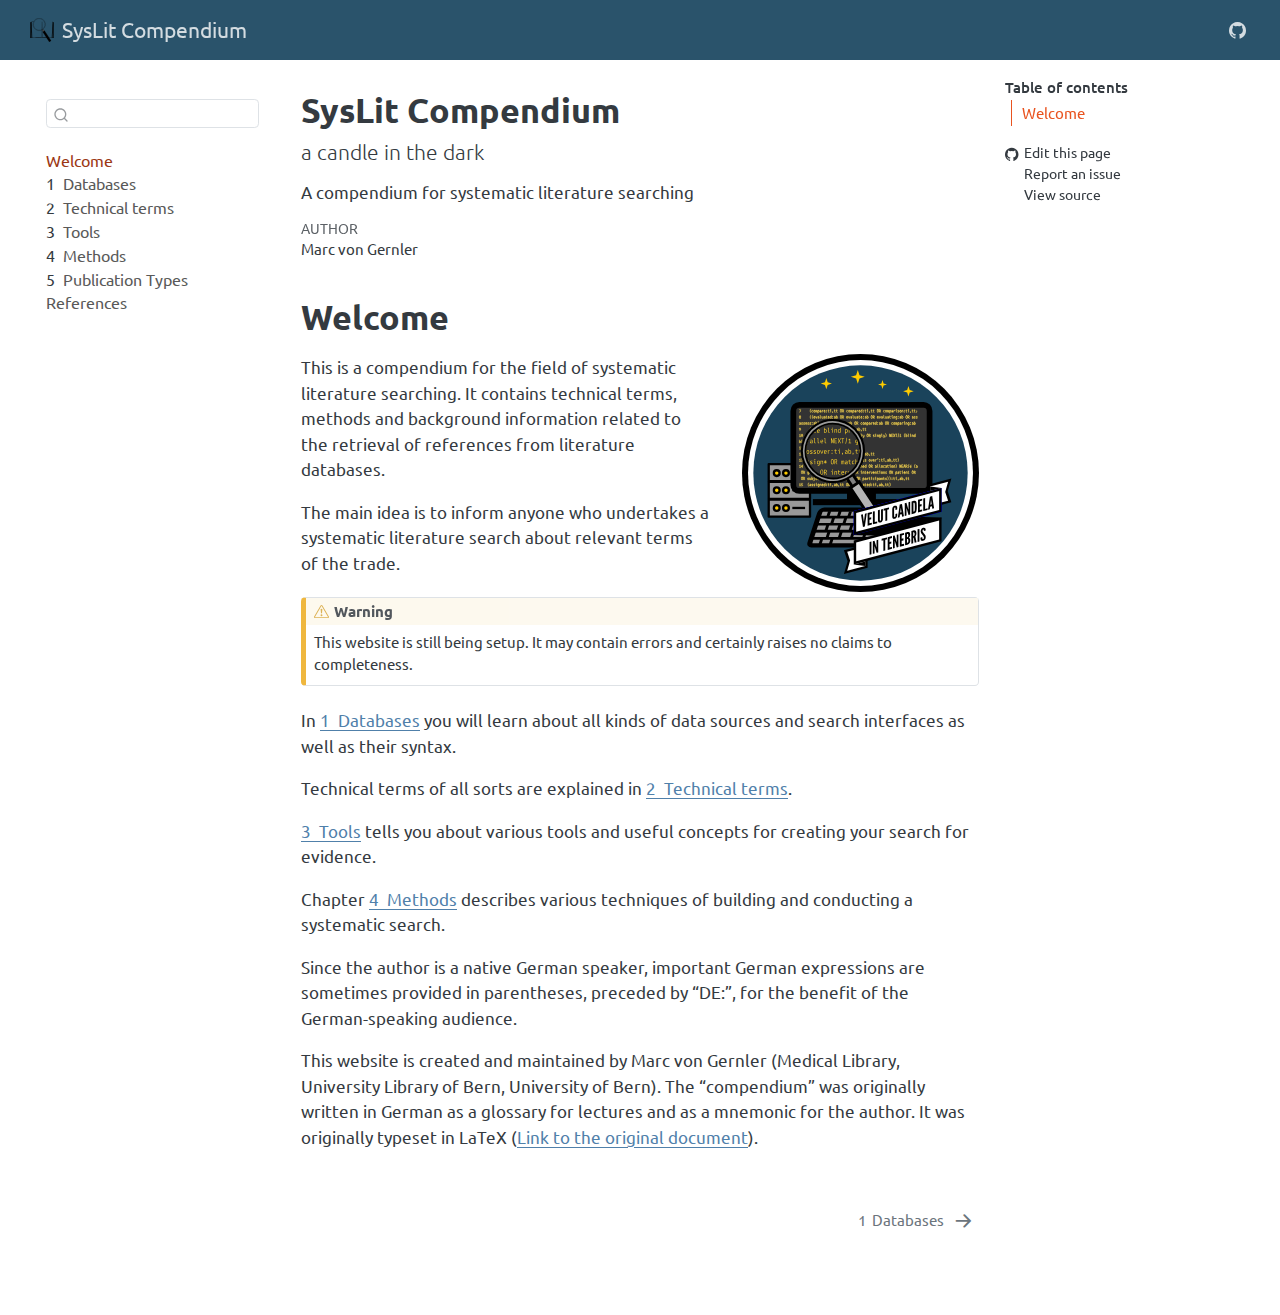
<file: docs/index.html>
<!DOCTYPE html>
<html xmlns="http://www.w3.org/1999/xhtml" lang="en" xml:lang="en"><head>

<meta charset="utf-8">
<meta name="generator" content="quarto-1.5.55">

<meta name="viewport" content="width=device-width, initial-scale=1.0, user-scalable=yes">

<meta name="author" content="Marc von Gernler">
<meta name="description" content="A compendium for systematic literature searching">

<title>SysLit Compendium</title>
<style>
code{white-space: pre-wrap;}
span.smallcaps{font-variant: small-caps;}
div.columns{display: flex; gap: min(4vw, 1.5em);}
div.column{flex: auto; overflow-x: auto;}
div.hanging-indent{margin-left: 1.5em; text-indent: -1.5em;}
ul.task-list{list-style: none;}
ul.task-list li input[type="checkbox"] {
  width: 0.8em;
  margin: 0 0.8em 0.2em -1em; /* quarto-specific, see https://github.com/quarto-dev/quarto-cli/issues/4556 */ 
  vertical-align: middle;
}
</style>


<script src="site_libs/quarto-nav/quarto-nav.js"></script>
<script src="site_libs/quarto-nav/headroom.min.js"></script>
<script src="site_libs/clipboard/clipboard.min.js"></script>
<script src="site_libs/quarto-search/autocomplete.umd.js"></script>
<script src="site_libs/quarto-search/fuse.min.js"></script>
<script src="site_libs/quarto-search/quarto-search.js"></script>
<meta name="quarto:offset" content="./">
<link href="./databases.html" rel="next">
<script src="site_libs/quarto-html/quarto.js"></script>
<script src="site_libs/quarto-html/popper.min.js"></script>
<script src="site_libs/quarto-html/tippy.umd.min.js"></script>
<script src="site_libs/quarto-html/anchor.min.js"></script>
<link href="site_libs/quarto-html/tippy.css" rel="stylesheet">
<link href="site_libs/quarto-html/quarto-syntax-highlighting.css" rel="stylesheet" id="quarto-text-highlighting-styles">
<script src="site_libs/bootstrap/bootstrap.min.js"></script>
<link href="site_libs/bootstrap/bootstrap-icons.css" rel="stylesheet">
<link href="site_libs/bootstrap/bootstrap.min.css" rel="stylesheet" id="quarto-bootstrap" data-mode="light">
<script id="quarto-search-options" type="application/json">{
  "location": "sidebar",
  "copy-button": false,
  "collapse-after": 3,
  "panel-placement": "start",
  "type": "textbox",
  "limit": 50,
  "keyboard-shortcut": [
    "f",
    "/",
    "s"
  ],
  "language": {
    "search-no-results-text": "No results",
    "search-matching-documents-text": "matching documents",
    "search-copy-link-title": "Copy link to search",
    "search-hide-matches-text": "Hide additional matches",
    "search-more-match-text": "more match in this document",
    "search-more-matches-text": "more matches in this document",
    "search-clear-button-title": "Clear",
    "search-text-placeholder": "",
    "search-detached-cancel-button-title": "Cancel",
    "search-submit-button-title": "Submit",
    "search-label": "Search"
  }
}</script>


</head>

<body class="nav-sidebar floating nav-fixed">

<div id="quarto-search-results"></div>
  <header id="quarto-header" class="headroom fixed-top">
    <nav class="navbar navbar-expand-lg " data-bs-theme="dark">
      <div class="navbar-container container-fluid">
      <div class="navbar-brand-container mx-auto">
    <a href="./index.html" class="navbar-brand navbar-brand-logo">
    <img src="././fig/logo_small.svg" alt="" class="navbar-logo">
    </a>
    <a class="navbar-brand" href="./index.html">
    <span class="navbar-title">SysLit Compendium</span>
    </a>
  </div>
        <div class="quarto-navbar-tools tools-end">
    <a href="https://www.github.com/Maelphes/syslitcom" title="Source Code" class="quarto-navigation-tool px-1" aria-label="Source Code"><i class="bi bi-github"></i></a>
</div>
      </div> <!-- /container-fluid -->
    </nav>
  <nav class="quarto-secondary-nav">
    <div class="container-fluid d-flex">
      <button type="button" class="quarto-btn-toggle btn" data-bs-toggle="collapse" role="button" data-bs-target=".quarto-sidebar-collapse-item" aria-controls="quarto-sidebar" aria-expanded="false" aria-label="Toggle sidebar navigation" onclick="if (window.quartoToggleHeadroom) { window.quartoToggleHeadroom(); }">
        <i class="bi bi-layout-text-sidebar-reverse"></i>
      </button>
        <nav class="quarto-page-breadcrumbs" aria-label="breadcrumb"><ol class="breadcrumb"><li class="breadcrumb-item"><a href="./index.html">Welcome</a></li></ol></nav>
        <a class="flex-grow-1" role="navigation" data-bs-toggle="collapse" data-bs-target=".quarto-sidebar-collapse-item" aria-controls="quarto-sidebar" aria-expanded="false" aria-label="Toggle sidebar navigation" onclick="if (window.quartoToggleHeadroom) { window.quartoToggleHeadroom(); }">      
        </a>
      <button type="button" class="btn quarto-search-button" aria-label="Search" onclick="window.quartoOpenSearch();">
        <i class="bi bi-search"></i>
      </button>
    </div>
  </nav>
</header>
<!-- content -->
<div id="quarto-content" class="quarto-container page-columns page-rows-contents page-layout-article page-navbar">
<!-- sidebar -->
  <nav id="quarto-sidebar" class="sidebar collapse collapse-horizontal quarto-sidebar-collapse-item sidebar-navigation floating overflow-auto">
        <div class="mt-2 flex-shrink-0 align-items-center">
        <div class="sidebar-search">
        <div id="quarto-search" class="" title="Search"></div>
        </div>
        </div>
    <div class="sidebar-menu-container"> 
    <ul class="list-unstyled mt-1">
        <li class="sidebar-item">
  <div class="sidebar-item-container"> 
  <a href="./index.html" class="sidebar-item-text sidebar-link active">
 <span class="menu-text">Welcome</span></a>
  </div>
</li>
        <li class="sidebar-item">
  <div class="sidebar-item-container"> 
  <a href="./databases.html" class="sidebar-item-text sidebar-link">
 <span class="menu-text"><span class="chapter-number">1</span>&nbsp; <span class="chapter-title">Databases</span></span></a>
  </div>
</li>
        <li class="sidebar-item">
  <div class="sidebar-item-container"> 
  <a href="./technicalterms.html" class="sidebar-item-text sidebar-link">
 <span class="menu-text"><span class="chapter-number">2</span>&nbsp; <span class="chapter-title">Technical terms</span></span></a>
  </div>
</li>
        <li class="sidebar-item">
  <div class="sidebar-item-container"> 
  <a href="./tools.html" class="sidebar-item-text sidebar-link">
 <span class="menu-text"><span class="chapter-number">3</span>&nbsp; <span class="chapter-title">Tools</span></span></a>
  </div>
</li>
        <li class="sidebar-item">
  <div class="sidebar-item-container"> 
  <a href="./methods.html" class="sidebar-item-text sidebar-link">
 <span class="menu-text"><span class="chapter-number">4</span>&nbsp; <span class="chapter-title">Methods</span></span></a>
  </div>
</li>
        <li class="sidebar-item">
  <div class="sidebar-item-container"> 
  <a href="./publicationtypes.html" class="sidebar-item-text sidebar-link">
 <span class="menu-text"><span class="chapter-number">5</span>&nbsp; <span class="chapter-title">Publication Types</span></span></a>
  </div>
</li>
        <li class="sidebar-item">
  <div class="sidebar-item-container"> 
  <a href="./references.html" class="sidebar-item-text sidebar-link">
 <span class="menu-text">References</span></a>
  </div>
</li>
    </ul>
    </div>
</nav>
<div id="quarto-sidebar-glass" class="quarto-sidebar-collapse-item" data-bs-toggle="collapse" data-bs-target=".quarto-sidebar-collapse-item"></div>
<!-- margin-sidebar -->
    <div id="quarto-margin-sidebar" class="sidebar margin-sidebar">
        <nav id="TOC" role="doc-toc" class="toc-active">
    <h2 id="toc-title">Table of contents</h2>
   
  <ul>
  <li><a href="#sec-about" id="toc-sec-about" class="nav-link active" data-scroll-target="#sec-about">Welcome</a></li>
  </ul>
<div class="toc-actions"><ul><li><a href="https://www.github.com/Maelphes/syslitcom/edit/gh-pages/index.qmd" class="toc-action"><i class="bi bi-github"></i>Edit this page</a></li><li><a href="https://www.github.com/Maelphes/syslitcom/issues/new" class="toc-action"><i class="bi empty"></i>Report an issue</a></li><li><a href="https://www.github.com/Maelphes/syslitcom/blob/gh-pages/index.qmd" class="toc-action"><i class="bi empty"></i>View source</a></li></ul></div></nav>
    </div>
<!-- main -->
<main class="content" id="quarto-document-content">

<header id="title-block-header" class="quarto-title-block default">
<div class="quarto-title">
<h1 class="title">SysLit Compendium</h1>
<p class="subtitle lead">a candle in the dark</p>
</div>

<div>
  <div class="description">
    A compendium for systematic literature searching
  </div>
</div>


<div class="quarto-title-meta">

    <div>
    <div class="quarto-title-meta-heading">Author</div>
    <div class="quarto-title-meta-contents">
             <p>Marc von Gernler </p>
          </div>
  </div>
    
  
    
  </div>
  


</header>



<section id="sec-about" class="level1 unnumbered">
<h1 class="unnumbered">Welcome</h1><p><img src="./fig/logo_2.svg" title="SysLit Compendium" class="quarto-cover-image img-fluid"></p>
<p>This is a compendium for the field of systematic literature searching. It contains technical terms, methods and background information related to the retrieval of references from literature databases.</p>
<p>The main idea is to inform anyone who undertakes a systematic literature search about relevant terms of the trade.</p>
<div class="callout callout-style-default callout-warning callout-titled">
<div class="callout-header d-flex align-content-center">
<div class="callout-icon-container">
<i class="callout-icon"></i>
</div>
<div class="callout-title-container flex-fill">
Warning
</div>
</div>
<div class="callout-body-container callout-body">
<p>This website is still being setup. It may contain errors and certainly raises no claims to completeness.</p>
</div>
</div>
<p>In <a href="databases.html" class="quarto-xref"><span>1&nbsp; Databases</span></a> you will learn about all kinds of data sources and search interfaces as well as their syntax.</p>
<p>Technical terms of all sorts are explained in <a href="technicalterms.html" class="quarto-xref"><span>2&nbsp; Technical terms</span></a>.</p>
<p><a href="tools.html" class="quarto-xref"><span>3&nbsp; Tools</span></a> tells you about various tools and useful concepts for creating your search for evidence.</p>
<p>Chapter <a href="methods.html" class="quarto-xref"><span>4&nbsp; Methods</span></a> describes various techniques of building and conducting a systematic search.</p>
<p>Since the author is a native German speaker, important German expressions are sometimes provided in parentheses, preceded by “DE:”, for the benefit of the German-speaking audience.</p>
<p>This website is created and maintained by Marc von Gernler (Medical Library, University Library of Bern, University of Bern). The “compendium” was originally written in German as a glossary for lectures and as a mnemonic for the author. It was originally typeset in LaTeX (<a href="https://www.ub.unibe.ch/unibe/portal/unibiblio/content/e6250/e6264/e984201/e1237678/e1237679/pane1237693/e1237707/e1377201/Glossar_ger.pdf">Link to the original document</a>).</p>


</section>

</main> <!-- /main -->
<script id="quarto-html-after-body" type="application/javascript">
window.document.addEventListener("DOMContentLoaded", function (event) {
  const toggleBodyColorMode = (bsSheetEl) => {
    const mode = bsSheetEl.getAttribute("data-mode");
    const bodyEl = window.document.querySelector("body");
    if (mode === "dark") {
      bodyEl.classList.add("quarto-dark");
      bodyEl.classList.remove("quarto-light");
    } else {
      bodyEl.classList.add("quarto-light");
      bodyEl.classList.remove("quarto-dark");
    }
  }
  const toggleBodyColorPrimary = () => {
    const bsSheetEl = window.document.querySelector("link#quarto-bootstrap");
    if (bsSheetEl) {
      toggleBodyColorMode(bsSheetEl);
    }
  }
  toggleBodyColorPrimary();  
  const icon = "";
  const anchorJS = new window.AnchorJS();
  anchorJS.options = {
    placement: 'right',
    icon: icon
  };
  anchorJS.add('.anchored');
  const isCodeAnnotation = (el) => {
    for (const clz of el.classList) {
      if (clz.startsWith('code-annotation-')) {                     
        return true;
      }
    }
    return false;
  }
  const onCopySuccess = function(e) {
    // button target
    const button = e.trigger;
    // don't keep focus
    button.blur();
    // flash "checked"
    button.classList.add('code-copy-button-checked');
    var currentTitle = button.getAttribute("title");
    button.setAttribute("title", "Copied!");
    let tooltip;
    if (window.bootstrap) {
      button.setAttribute("data-bs-toggle", "tooltip");
      button.setAttribute("data-bs-placement", "left");
      button.setAttribute("data-bs-title", "Copied!");
      tooltip = new bootstrap.Tooltip(button, 
        { trigger: "manual", 
          customClass: "code-copy-button-tooltip",
          offset: [0, -8]});
      tooltip.show();    
    }
    setTimeout(function() {
      if (tooltip) {
        tooltip.hide();
        button.removeAttribute("data-bs-title");
        button.removeAttribute("data-bs-toggle");
        button.removeAttribute("data-bs-placement");
      }
      button.setAttribute("title", currentTitle);
      button.classList.remove('code-copy-button-checked');
    }, 1000);
    // clear code selection
    e.clearSelection();
  }
  const getTextToCopy = function(trigger) {
      const codeEl = trigger.previousElementSibling.cloneNode(true);
      for (const childEl of codeEl.children) {
        if (isCodeAnnotation(childEl)) {
          childEl.remove();
        }
      }
      return codeEl.innerText;
  }
  const clipboard = new window.ClipboardJS('.code-copy-button:not([data-in-quarto-modal])', {
    text: getTextToCopy
  });
  clipboard.on('success', onCopySuccess);
  if (window.document.getElementById('quarto-embedded-source-code-modal')) {
    // For code content inside modals, clipBoardJS needs to be initialized with a container option
    // TODO: Check when it could be a function (https://github.com/zenorocha/clipboard.js/issues/860)
    const clipboardModal = new window.ClipboardJS('.code-copy-button[data-in-quarto-modal]', {
      text: getTextToCopy,
      container: window.document.getElementById('quarto-embedded-source-code-modal')
    });
    clipboardModal.on('success', onCopySuccess);
  }
    var localhostRegex = new RegExp(/^(?:http|https):\/\/localhost\:?[0-9]*\//);
    var mailtoRegex = new RegExp(/^mailto:/);
      var filterRegex = new RegExp('/' + window.location.host + '/');
    var isInternal = (href) => {
        return filterRegex.test(href) || localhostRegex.test(href) || mailtoRegex.test(href);
    }
    // Inspect non-navigation links and adorn them if external
 	var links = window.document.querySelectorAll('a[href]:not(.nav-link):not(.navbar-brand):not(.toc-action):not(.sidebar-link):not(.sidebar-item-toggle):not(.pagination-link):not(.no-external):not([aria-hidden]):not(.dropdown-item):not(.quarto-navigation-tool):not(.about-link)');
    for (var i=0; i<links.length; i++) {
      const link = links[i];
      if (!isInternal(link.href)) {
        // undo the damage that might have been done by quarto-nav.js in the case of
        // links that we want to consider external
        if (link.dataset.originalHref !== undefined) {
          link.href = link.dataset.originalHref;
        }
          // target, if specified
          link.setAttribute("target", "_blank");
          if (link.getAttribute("rel") === null) {
            link.setAttribute("rel", "noopener");
          }
      }
    }
  function tippyHover(el, contentFn, onTriggerFn, onUntriggerFn) {
    const config = {
      allowHTML: true,
      maxWidth: 500,
      delay: 100,
      arrow: false,
      appendTo: function(el) {
          return el.parentElement;
      },
      interactive: true,
      interactiveBorder: 10,
      theme: 'quarto',
      placement: 'bottom-start',
    };
    if (contentFn) {
      config.content = contentFn;
    }
    if (onTriggerFn) {
      config.onTrigger = onTriggerFn;
    }
    if (onUntriggerFn) {
      config.onUntrigger = onUntriggerFn;
    }
    window.tippy(el, config); 
  }
  const noterefs = window.document.querySelectorAll('a[role="doc-noteref"]');
  for (var i=0; i<noterefs.length; i++) {
    const ref = noterefs[i];
    tippyHover(ref, function() {
      // use id or data attribute instead here
      let href = ref.getAttribute('data-footnote-href') || ref.getAttribute('href');
      try { href = new URL(href).hash; } catch {}
      const id = href.replace(/^#\/?/, "");
      const note = window.document.getElementById(id);
      if (note) {
        return note.innerHTML;
      } else {
        return "";
      }
    });
  }
  const xrefs = window.document.querySelectorAll('a.quarto-xref');
  const processXRef = (id, note) => {
    // Strip column container classes
    const stripColumnClz = (el) => {
      el.classList.remove("page-full", "page-columns");
      if (el.children) {
        for (const child of el.children) {
          stripColumnClz(child);
        }
      }
    }
    stripColumnClz(note)
    if (id === null || id.startsWith('sec-')) {
      // Special case sections, only their first couple elements
      const container = document.createElement("div");
      if (note.children && note.children.length > 2) {
        container.appendChild(note.children[0].cloneNode(true));
        for (let i = 1; i < note.children.length; i++) {
          const child = note.children[i];
          if (child.tagName === "P" && child.innerText === "") {
            continue;
          } else {
            container.appendChild(child.cloneNode(true));
            break;
          }
        }
        if (window.Quarto?.typesetMath) {
          window.Quarto.typesetMath(container);
        }
        return container.innerHTML
      } else {
        if (window.Quarto?.typesetMath) {
          window.Quarto.typesetMath(note);
        }
        return note.innerHTML;
      }
    } else {
      // Remove any anchor links if they are present
      const anchorLink = note.querySelector('a.anchorjs-link');
      if (anchorLink) {
        anchorLink.remove();
      }
      if (window.Quarto?.typesetMath) {
        window.Quarto.typesetMath(note);
      }
      // TODO in 1.5, we should make sure this works without a callout special case
      if (note.classList.contains("callout")) {
        return note.outerHTML;
      } else {
        return note.innerHTML;
      }
    }
  }
  for (var i=0; i<xrefs.length; i++) {
    const xref = xrefs[i];
    tippyHover(xref, undefined, function(instance) {
      instance.disable();
      let url = xref.getAttribute('href');
      let hash = undefined; 
      if (url.startsWith('#')) {
        hash = url;
      } else {
        try { hash = new URL(url).hash; } catch {}
      }
      if (hash) {
        const id = hash.replace(/^#\/?/, "");
        const note = window.document.getElementById(id);
        if (note !== null) {
          try {
            const html = processXRef(id, note.cloneNode(true));
            instance.setContent(html);
          } finally {
            instance.enable();
            instance.show();
          }
        } else {
          // See if we can fetch this
          fetch(url.split('#')[0])
          .then(res => res.text())
          .then(html => {
            const parser = new DOMParser();
            const htmlDoc = parser.parseFromString(html, "text/html");
            const note = htmlDoc.getElementById(id);
            if (note !== null) {
              const html = processXRef(id, note);
              instance.setContent(html);
            } 
          }).finally(() => {
            instance.enable();
            instance.show();
          });
        }
      } else {
        // See if we can fetch a full url (with no hash to target)
        // This is a special case and we should probably do some content thinning / targeting
        fetch(url)
        .then(res => res.text())
        .then(html => {
          const parser = new DOMParser();
          const htmlDoc = parser.parseFromString(html, "text/html");
          const note = htmlDoc.querySelector('main.content');
          if (note !== null) {
            // This should only happen for chapter cross references
            // (since there is no id in the URL)
            // remove the first header
            if (note.children.length > 0 && note.children[0].tagName === "HEADER") {
              note.children[0].remove();
            }
            const html = processXRef(null, note);
            instance.setContent(html);
          } 
        }).finally(() => {
          instance.enable();
          instance.show();
        });
      }
    }, function(instance) {
    });
  }
      let selectedAnnoteEl;
      const selectorForAnnotation = ( cell, annotation) => {
        let cellAttr = 'data-code-cell="' + cell + '"';
        let lineAttr = 'data-code-annotation="' +  annotation + '"';
        const selector = 'span[' + cellAttr + '][' + lineAttr + ']';
        return selector;
      }
      const selectCodeLines = (annoteEl) => {
        const doc = window.document;
        const targetCell = annoteEl.getAttribute("data-target-cell");
        const targetAnnotation = annoteEl.getAttribute("data-target-annotation");
        const annoteSpan = window.document.querySelector(selectorForAnnotation(targetCell, targetAnnotation));
        const lines = annoteSpan.getAttribute("data-code-lines").split(",");
        const lineIds = lines.map((line) => {
          return targetCell + "-" + line;
        })
        let top = null;
        let height = null;
        let parent = null;
        if (lineIds.length > 0) {
            //compute the position of the single el (top and bottom and make a div)
            const el = window.document.getElementById(lineIds[0]);
            top = el.offsetTop;
            height = el.offsetHeight;
            parent = el.parentElement.parentElement;
          if (lineIds.length > 1) {
            const lastEl = window.document.getElementById(lineIds[lineIds.length - 1]);
            const bottom = lastEl.offsetTop + lastEl.offsetHeight;
            height = bottom - top;
          }
          if (top !== null && height !== null && parent !== null) {
            // cook up a div (if necessary) and position it 
            let div = window.document.getElementById("code-annotation-line-highlight");
            if (div === null) {
              div = window.document.createElement("div");
              div.setAttribute("id", "code-annotation-line-highlight");
              div.style.position = 'absolute';
              parent.appendChild(div);
            }
            div.style.top = top - 2 + "px";
            div.style.height = height + 4 + "px";
            div.style.left = 0;
            let gutterDiv = window.document.getElementById("code-annotation-line-highlight-gutter");
            if (gutterDiv === null) {
              gutterDiv = window.document.createElement("div");
              gutterDiv.setAttribute("id", "code-annotation-line-highlight-gutter");
              gutterDiv.style.position = 'absolute';
              const codeCell = window.document.getElementById(targetCell);
              const gutter = codeCell.querySelector('.code-annotation-gutter');
              gutter.appendChild(gutterDiv);
            }
            gutterDiv.style.top = top - 2 + "px";
            gutterDiv.style.height = height + 4 + "px";
          }
          selectedAnnoteEl = annoteEl;
        }
      };
      const unselectCodeLines = () => {
        const elementsIds = ["code-annotation-line-highlight", "code-annotation-line-highlight-gutter"];
        elementsIds.forEach((elId) => {
          const div = window.document.getElementById(elId);
          if (div) {
            div.remove();
          }
        });
        selectedAnnoteEl = undefined;
      };
        // Handle positioning of the toggle
    window.addEventListener(
      "resize",
      throttle(() => {
        elRect = undefined;
        if (selectedAnnoteEl) {
          selectCodeLines(selectedAnnoteEl);
        }
      }, 10)
    );
    function throttle(fn, ms) {
    let throttle = false;
    let timer;
      return (...args) => {
        if(!throttle) { // first call gets through
            fn.apply(this, args);
            throttle = true;
        } else { // all the others get throttled
            if(timer) clearTimeout(timer); // cancel #2
            timer = setTimeout(() => {
              fn.apply(this, args);
              timer = throttle = false;
            }, ms);
        }
      };
    }
      // Attach click handler to the DT
      const annoteDls = window.document.querySelectorAll('dt[data-target-cell]');
      for (const annoteDlNode of annoteDls) {
        annoteDlNode.addEventListener('click', (event) => {
          const clickedEl = event.target;
          if (clickedEl !== selectedAnnoteEl) {
            unselectCodeLines();
            const activeEl = window.document.querySelector('dt[data-target-cell].code-annotation-active');
            if (activeEl) {
              activeEl.classList.remove('code-annotation-active');
            }
            selectCodeLines(clickedEl);
            clickedEl.classList.add('code-annotation-active');
          } else {
            // Unselect the line
            unselectCodeLines();
            clickedEl.classList.remove('code-annotation-active');
          }
        });
      }
  const findCites = (el) => {
    const parentEl = el.parentElement;
    if (parentEl) {
      const cites = parentEl.dataset.cites;
      if (cites) {
        return {
          el,
          cites: cites.split(' ')
        };
      } else {
        return findCites(el.parentElement)
      }
    } else {
      return undefined;
    }
  };
  var bibliorefs = window.document.querySelectorAll('a[role="doc-biblioref"]');
  for (var i=0; i<bibliorefs.length; i++) {
    const ref = bibliorefs[i];
    const citeInfo = findCites(ref);
    if (citeInfo) {
      tippyHover(citeInfo.el, function() {
        var popup = window.document.createElement('div');
        citeInfo.cites.forEach(function(cite) {
          var citeDiv = window.document.createElement('div');
          citeDiv.classList.add('hanging-indent');
          citeDiv.classList.add('csl-entry');
          var biblioDiv = window.document.getElementById('ref-' + cite);
          if (biblioDiv) {
            citeDiv.innerHTML = biblioDiv.innerHTML;
          }
          popup.appendChild(citeDiv);
        });
        return popup.innerHTML;
      });
    }
  }
});
</script>
<nav class="page-navigation">
  <div class="nav-page nav-page-previous">
  </div>
  <div class="nav-page nav-page-next">
      <a href="./databases.html" class="pagination-link" aria-label="Databases">
        <span class="nav-page-text"><span class="chapter-number">1</span>&nbsp; <span class="chapter-title">Databases</span></span> <i class="bi bi-arrow-right-short"></i>
      </a>
  </div>
</nav>
</div> <!-- /content -->




<footer class="footer"><div class="nav-footer"><div class="nav-footer-center"><div class="toc-actions d-sm-block d-md-none"><ul><li><a href="https://www.github.com/Maelphes/syslitcom/edit/gh-pages/index.qmd" class="toc-action"><i class="bi bi-github"></i>Edit this page</a></li><li><a href="https://www.github.com/Maelphes/syslitcom/issues/new" class="toc-action"><i class="bi empty"></i>Report an issue</a></li><li><a href="https://www.github.com/Maelphes/syslitcom/blob/gh-pages/index.qmd" class="toc-action"><i class="bi empty"></i>View source</a></li></ul></div></div></div></footer></body></html>
</file>
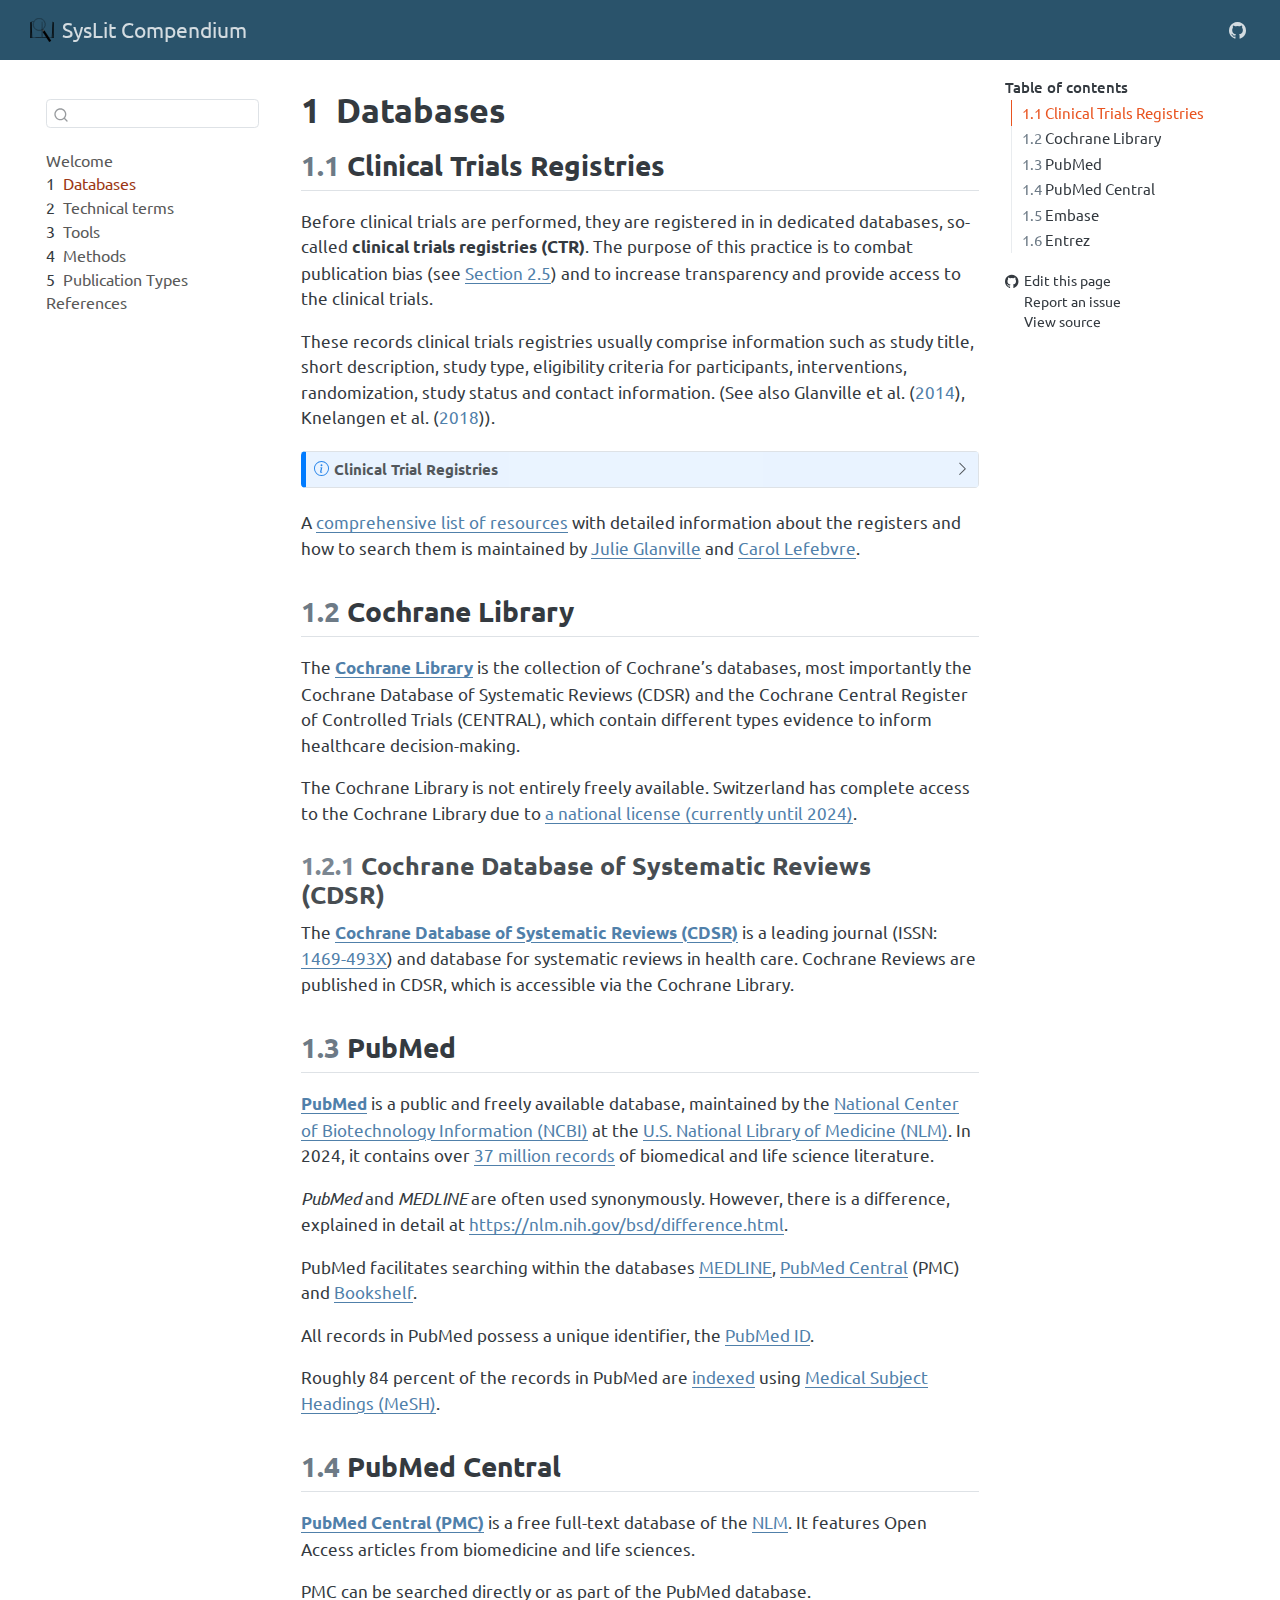
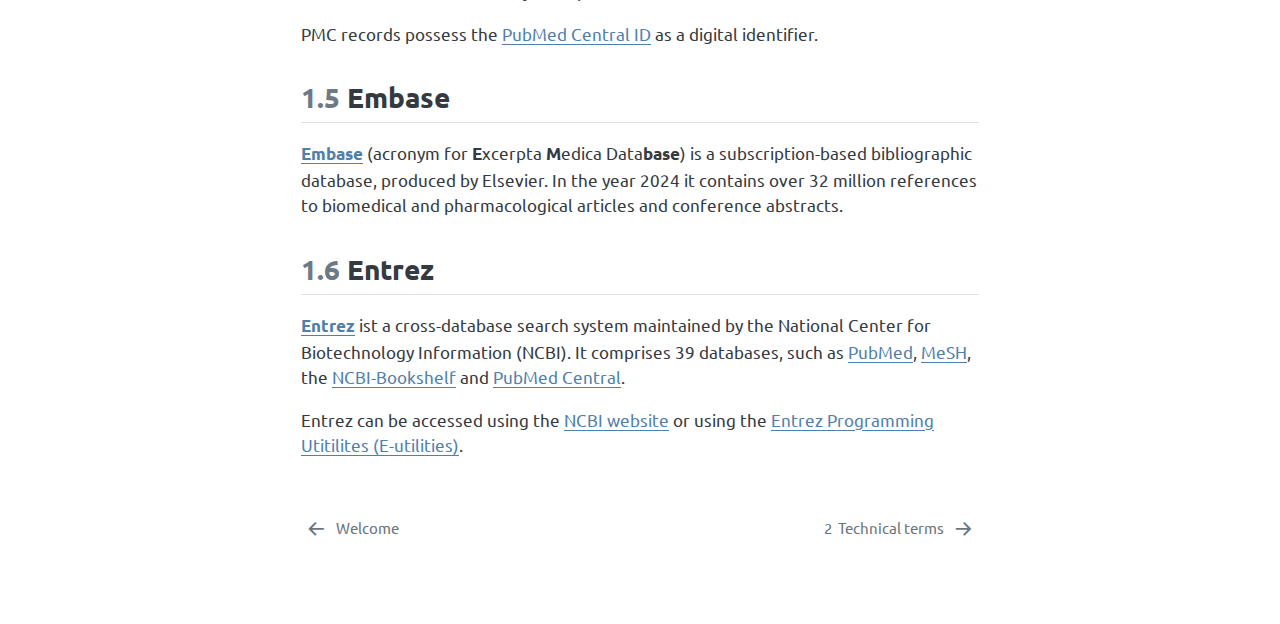
<file: docs/databases.html>
<!DOCTYPE html>
<html xmlns="http://www.w3.org/1999/xhtml" lang="en" xml:lang="en"><head>

<meta charset="utf-8">
<meta name="generator" content="quarto-1.5.55">

<meta name="viewport" content="width=device-width, initial-scale=1.0, user-scalable=yes">

<meta name="description" content="A compendium for systematic literature searching">

<title>1&nbsp; Databases – SysLit Compendium</title>
<style>
code{white-space: pre-wrap;}
span.smallcaps{font-variant: small-caps;}
div.columns{display: flex; gap: min(4vw, 1.5em);}
div.column{flex: auto; overflow-x: auto;}
div.hanging-indent{margin-left: 1.5em; text-indent: -1.5em;}
ul.task-list{list-style: none;}
ul.task-list li input[type="checkbox"] {
  width: 0.8em;
  margin: 0 0.8em 0.2em -1em; /* quarto-specific, see https://github.com/quarto-dev/quarto-cli/issues/4556 */ 
  vertical-align: middle;
}
/* CSS for citations */
div.csl-bib-body { }
div.csl-entry {
  clear: both;
  margin-bottom: 0em;
}
.hanging-indent div.csl-entry {
  margin-left:2em;
  text-indent:-2em;
}
div.csl-left-margin {
  min-width:2em;
  float:left;
}
div.csl-right-inline {
  margin-left:2em;
  padding-left:1em;
}
div.csl-indent {
  margin-left: 2em;
}</style>


<script src="site_libs/quarto-nav/quarto-nav.js"></script>
<script src="site_libs/quarto-nav/headroom.min.js"></script>
<script src="site_libs/clipboard/clipboard.min.js"></script>
<script src="site_libs/quarto-search/autocomplete.umd.js"></script>
<script src="site_libs/quarto-search/fuse.min.js"></script>
<script src="site_libs/quarto-search/quarto-search.js"></script>
<meta name="quarto:offset" content="./">
<link href="./technicalterms.html" rel="next">
<link href="./index.html" rel="prev">
<script src="site_libs/quarto-html/quarto.js"></script>
<script src="site_libs/quarto-html/popper.min.js"></script>
<script src="site_libs/quarto-html/tippy.umd.min.js"></script>
<script src="site_libs/quarto-html/anchor.min.js"></script>
<link href="site_libs/quarto-html/tippy.css" rel="stylesheet">
<link href="site_libs/quarto-html/quarto-syntax-highlighting.css" rel="stylesheet" id="quarto-text-highlighting-styles">
<script src="site_libs/bootstrap/bootstrap.min.js"></script>
<link href="site_libs/bootstrap/bootstrap-icons.css" rel="stylesheet">
<link href="site_libs/bootstrap/bootstrap.min.css" rel="stylesheet" id="quarto-bootstrap" data-mode="light">
<script id="quarto-search-options" type="application/json">{
  "location": "sidebar",
  "copy-button": false,
  "collapse-after": 3,
  "panel-placement": "start",
  "type": "textbox",
  "limit": 50,
  "keyboard-shortcut": [
    "f",
    "/",
    "s"
  ],
  "language": {
    "search-no-results-text": "No results",
    "search-matching-documents-text": "matching documents",
    "search-copy-link-title": "Copy link to search",
    "search-hide-matches-text": "Hide additional matches",
    "search-more-match-text": "more match in this document",
    "search-more-matches-text": "more matches in this document",
    "search-clear-button-title": "Clear",
    "search-text-placeholder": "",
    "search-detached-cancel-button-title": "Cancel",
    "search-submit-button-title": "Submit",
    "search-label": "Search"
  }
}</script>


</head>

<body class="nav-sidebar floating nav-fixed">

<div id="quarto-search-results"></div>
  <header id="quarto-header" class="headroom fixed-top">
    <nav class="navbar navbar-expand-lg " data-bs-theme="dark">
      <div class="navbar-container container-fluid">
      <div class="navbar-brand-container mx-auto">
    <a href="./index.html" class="navbar-brand navbar-brand-logo">
    <img src="././fig/logo_small.svg" alt="" class="navbar-logo">
    </a>
    <a class="navbar-brand" href="./index.html">
    <span class="navbar-title">SysLit Compendium</span>
    </a>
  </div>
        <div class="quarto-navbar-tools tools-end">
    <a href="https://www.github.com/Maelphes/syslitcom" title="Source Code" class="quarto-navigation-tool px-1" aria-label="Source Code"><i class="bi bi-github"></i></a>
</div>
      </div> <!-- /container-fluid -->
    </nav>
  <nav class="quarto-secondary-nav">
    <div class="container-fluid d-flex">
      <button type="button" class="quarto-btn-toggle btn" data-bs-toggle="collapse" role="button" data-bs-target=".quarto-sidebar-collapse-item" aria-controls="quarto-sidebar" aria-expanded="false" aria-label="Toggle sidebar navigation" onclick="if (window.quartoToggleHeadroom) { window.quartoToggleHeadroom(); }">
        <i class="bi bi-layout-text-sidebar-reverse"></i>
      </button>
        <nav class="quarto-page-breadcrumbs" aria-label="breadcrumb"><ol class="breadcrumb"><li class="breadcrumb-item"><a href="./databases.html"><span class="chapter-number">1</span>&nbsp; <span class="chapter-title">Databases</span></a></li></ol></nav>
        <a class="flex-grow-1" role="navigation" data-bs-toggle="collapse" data-bs-target=".quarto-sidebar-collapse-item" aria-controls="quarto-sidebar" aria-expanded="false" aria-label="Toggle sidebar navigation" onclick="if (window.quartoToggleHeadroom) { window.quartoToggleHeadroom(); }">      
        </a>
      <button type="button" class="btn quarto-search-button" aria-label="Search" onclick="window.quartoOpenSearch();">
        <i class="bi bi-search"></i>
      </button>
    </div>
  </nav>
</header>
<!-- content -->
<div id="quarto-content" class="quarto-container page-columns page-rows-contents page-layout-article page-navbar">
<!-- sidebar -->
  <nav id="quarto-sidebar" class="sidebar collapse collapse-horizontal quarto-sidebar-collapse-item sidebar-navigation floating overflow-auto">
        <div class="mt-2 flex-shrink-0 align-items-center">
        <div class="sidebar-search">
        <div id="quarto-search" class="" title="Search"></div>
        </div>
        </div>
    <div class="sidebar-menu-container"> 
    <ul class="list-unstyled mt-1">
        <li class="sidebar-item">
  <div class="sidebar-item-container"> 
  <a href="./index.html" class="sidebar-item-text sidebar-link">
 <span class="menu-text">Welcome</span></a>
  </div>
</li>
        <li class="sidebar-item">
  <div class="sidebar-item-container"> 
  <a href="./databases.html" class="sidebar-item-text sidebar-link active">
 <span class="menu-text"><span class="chapter-number">1</span>&nbsp; <span class="chapter-title">Databases</span></span></a>
  </div>
</li>
        <li class="sidebar-item">
  <div class="sidebar-item-container"> 
  <a href="./technicalterms.html" class="sidebar-item-text sidebar-link">
 <span class="menu-text"><span class="chapter-number">2</span>&nbsp; <span class="chapter-title">Technical terms</span></span></a>
  </div>
</li>
        <li class="sidebar-item">
  <div class="sidebar-item-container"> 
  <a href="./tools.html" class="sidebar-item-text sidebar-link">
 <span class="menu-text"><span class="chapter-number">3</span>&nbsp; <span class="chapter-title">Tools</span></span></a>
  </div>
</li>
        <li class="sidebar-item">
  <div class="sidebar-item-container"> 
  <a href="./methods.html" class="sidebar-item-text sidebar-link">
 <span class="menu-text"><span class="chapter-number">4</span>&nbsp; <span class="chapter-title">Methods</span></span></a>
  </div>
</li>
        <li class="sidebar-item">
  <div class="sidebar-item-container"> 
  <a href="./publicationtypes.html" class="sidebar-item-text sidebar-link">
 <span class="menu-text"><span class="chapter-number">5</span>&nbsp; <span class="chapter-title">Publication Types</span></span></a>
  </div>
</li>
        <li class="sidebar-item">
  <div class="sidebar-item-container"> 
  <a href="./references.html" class="sidebar-item-text sidebar-link">
 <span class="menu-text">References</span></a>
  </div>
</li>
    </ul>
    </div>
</nav>
<div id="quarto-sidebar-glass" class="quarto-sidebar-collapse-item" data-bs-toggle="collapse" data-bs-target=".quarto-sidebar-collapse-item"></div>
<!-- margin-sidebar -->
    <div id="quarto-margin-sidebar" class="sidebar margin-sidebar">
        <nav id="TOC" role="doc-toc" class="toc-active">
    <h2 id="toc-title">Table of contents</h2>
   
  <ul>
  <li><a href="#sec-ctr" id="toc-sec-ctr" class="nav-link active" data-scroll-target="#sec-ctr"><span class="header-section-number">1.1</span> Clinical Trials Registries</a></li>
  <li><a href="#sec-cochranelibrary" id="toc-sec-cochranelibrary" class="nav-link" data-scroll-target="#sec-cochranelibrary"><span class="header-section-number">1.2</span> Cochrane Library</a>
  <ul class="collapse">
  <li><a href="#sec-cdsr" id="toc-sec-cdsr" class="nav-link" data-scroll-target="#sec-cdsr"><span class="header-section-number">1.2.1</span> Cochrane Database of Systematic Reviews (CDSR)</a></li>
  </ul></li>
  <li><a href="#sec-pubmed" id="toc-sec-pubmed" class="nav-link" data-scroll-target="#sec-pubmed"><span class="header-section-number">1.3</span> PubMed</a></li>
  <li><a href="#sec-pmc" id="toc-sec-pmc" class="nav-link" data-scroll-target="#sec-pmc"><span class="header-section-number">1.4</span> PubMed Central</a></li>
  <li><a href="#sec-embase" id="toc-sec-embase" class="nav-link" data-scroll-target="#sec-embase"><span class="header-section-number">1.5</span> Embase</a></li>
  <li><a href="#sec-entrez" id="toc-sec-entrez" class="nav-link" data-scroll-target="#sec-entrez"><span class="header-section-number">1.6</span> Entrez</a></li>
  </ul>
<div class="toc-actions"><ul><li><a href="https://www.github.com/Maelphes/syslitcom/edit/gh-pages/databases.qmd" class="toc-action"><i class="bi bi-github"></i>Edit this page</a></li><li><a href="https://www.github.com/Maelphes/syslitcom/issues/new" class="toc-action"><i class="bi empty"></i>Report an issue</a></li><li><a href="https://www.github.com/Maelphes/syslitcom/blob/gh-pages/databases.qmd" class="toc-action"><i class="bi empty"></i>View source</a></li></ul></div></nav>
    </div>
<!-- main -->
<main class="content" id="quarto-document-content">

<header id="title-block-header" class="quarto-title-block default">
<div class="quarto-title">
<h1 class="title"><span id="sec-databases" class="quarto-section-identifier"><span class="chapter-number">1</span>&nbsp; <span class="chapter-title">Databases</span></span></h1>
</div>



<div class="quarto-title-meta">

    
  
    
  </div>
  


</header>


<section id="sec-ctr" class="level2" data-number="1.1">
<h2 data-number="1.1" class="anchored" data-anchor-id="sec-ctr"><span class="header-section-number">1.1</span> Clinical Trials Registries</h2>
<p>Before clinical trials are performed, they are registered in in dedicated databases, so-called <strong>clinical trials registries (CTR)</strong>. The purpose of this practice is to combat publication bias (see <a href="technicalterms.html#sec-bias" class="quarto-xref"><span>Section 2.5</span></a>) and to increase transparency and provide access to the clinical trials.</p>
<p>These records clinical trials registries usually comprise information such as study title, short description, study type, eligibility criteria for participants, interventions, randomization, study status and contact information. (See also <span class="citation" data-cites="Glanville2014">Glanville et al. (<a href="references.html#ref-Glanville2014" role="doc-biblioref">2014</a>)</span>, <span class="citation" data-cites="Knelangen2018">Knelangen et al. (<a href="references.html#ref-Knelangen2018" role="doc-biblioref">2018</a>)</span>).</p>
<div class="callout callout-style-default callout-note callout-titled" title="Clinical Trial Registries">
<div class="callout-header d-flex align-content-center" data-bs-toggle="collapse" data-bs-target=".callout-1-contents" aria-controls="callout-1" aria-expanded="false" aria-label="Toggle callout">
<div class="callout-icon-container">
<i class="callout-icon"></i>
</div>
<div class="callout-title-container flex-fill">
Clinical Trial Registries
</div>
<div class="callout-btn-toggle d-inline-block border-0 py-1 ps-1 pe-0 float-end"><i class="callout-toggle"></i></div>
</div>
<div id="callout-1" class="callout-1-contents callout-collapse collapse">
<div class="callout-body-container callout-body">
<table class="table-striped table-hover caption-top table">
<thead>
<tr class="header">
<th>Country</th>
<th>Website</th>
</tr>
</thead>
<tbody>
<tr class="odd">
<td>AU/NZ</td>
<td><a href="https://www.anzctr.org.au">Australian and New Zealand Clinical Trials Registry (ANZCTR)</a></td>
</tr>
<tr class="even">
<td>CH</td>
<td><a href="https://kofam.ch/en/snctp-portal/searching-for-a-clinical-trial">Swiss National Clinical Trials Portal (SNCTP)</a></td>
</tr>
<tr class="odd">
<td>CN</td>
<td><a href="https://www.chictr.org.cn/indexEN.html">Chinese Clinical Trial Registry (ChiCTR)</a></td>
</tr>
<tr class="even">
<td>DE</td>
<td><a href="https://www.drks.de">German Clinical Trials Register (DRKS)</a></td>
</tr>
<tr class="odd">
<td>EU</td>
<td><a href="https://www.clinicaltrialsregister.eu/ctr-search/search">EU Clinical Trials Register (EUCTR)</a> (only records prior to 31-01-2022)</td>
</tr>
<tr class="even">
<td>EU</td>
<td><a href="https://euclinicaltrials.eu/search-for-clinical-trials/">Clinical Trials Information System (CTIS)</a></td>
</tr>
<tr class="odd">
<td>IN</td>
<td><a href="https://ctri.nic.in/Clinicaltrials/">Clinical Trials Registry India (CTRI)</a></td>
</tr>
<tr class="even">
<td>NL</td>
<td><a href="https://onderzoekmetmensen.nl/en">Overview of Medical Research in the Netherlands (OMON)</a></td>
</tr>
<tr class="odd">
<td>UK</td>
<td><a href="https://www.isrctn.com/">ISRCTN</a></td>
</tr>
<tr class="even">
<td>US</td>
<td><a href="https://clinicaltrials.gov">ClinialTrials.gov</a></td>
</tr>
<tr class="odd">
<td>WHO</td>
<td><a href="https://trialsearch.who.int">International Clinical Trials Registry Platform (ICTRP)</a></td>
</tr>
</tbody>
</table>
</div>
</div>
</div>
<p>A <a href="https://sites.google.com/a/york.ac.uk/yhectrialsregisters">comprehensive list of resources</a> with detailed information about the registers and how to search them is maintained by <a href="https://www.linkedin.com/in/julie-glanville-552ba619/">Julie Glanville</a> and <a href="https://www.linkedin.com/in/carol-lefebvre-4981371a/">Carol Lefebvre</a>.</p>
</section>
<section id="sec-cochranelibrary" class="level2" data-number="1.2">
<h2 data-number="1.2" class="anchored" data-anchor-id="sec-cochranelibrary"><span class="header-section-number">1.2</span> Cochrane Library</h2>
<p>The <a href="https://www.cochranelibrary.com"><strong>Cochrane Library</strong></a> is the collection of Cochrane’s databases, most importantly the Cochrane Database of Systematic Reviews (CDSR) and the Cochrane Central Register of Controlled Trials (CENTRAL), which contain different types evidence to inform healthcare decision-making.</p>
<p>The Cochrane Library is not entirely freely available. Switzerland has complete access to the Cochrane Library due to <a href="https://www.samw.ch/en/Projects/Overview-of-projects/Cochrane-Library.html">a national license (currently until 2024)</a>.</p>
<section id="sec-cdsr" class="level3" data-number="1.2.1">
<h3 data-number="1.2.1" class="anchored" data-anchor-id="sec-cdsr"><span class="header-section-number">1.2.1</span> Cochrane Database of Systematic Reviews (CDSR)</h3>
<p>The <a href="https://www.cochranelibrary.com/cdsr/about-cdsr"><strong>Cochrane Database of Systematic Reviews (CDSR)</strong></a> is a leading journal (ISSN: <a href="https://portal.issn.org/resource/ISSN/1469-493X">1469-493X</a>) and database for systematic reviews in health care. Cochrane Reviews are published in CDSR, which is accessible via the Cochrane Library.</p>
</section>
</section>
<section id="sec-pubmed" class="level2" data-number="1.3">
<h2 data-number="1.3" class="anchored" data-anchor-id="sec-pubmed"><span class="header-section-number">1.3</span> PubMed</h2>
<p><a href="https://pubmed.ncbi.nlm.nih.gov/"><strong>PubMed</strong></a> is a public and freely available database, maintained by the <a href="https://www.ncbi.nlm.nih.gov/">National Center of Biotechnology Information (NCBI)</a> at the <a href="https://www.nlm.nih.gov/">U.S. National Library of Medicine (NLM)</a>. In 2024, it contains over <a href="https://pubmed.ncbi.nlm.nih.gov/?term=all%5Bsb%5D&amp;sort=date">37 million records</a> of biomedical and life science literature.</p>
<p><em>PubMed</em> and <em>MEDLINE</em> are often used synonymously. However, there is a difference, explained in detail at <a href="https://nlm.nih.gov/bsd/difference.html" class="uri">https://nlm.nih.gov/bsd/difference.html</a>.</p>
<p>PubMed facilitates searching within the databases <a href="https://www.nlm.nih.gov/medline/">MEDLINE</a>, <a href="https://www.ncbi.nlm.nih.gov/pmc/">PubMed Central</a> (PMC) and <a href="https://www.ncbi.nlm.nih.gov/books/">Bookshelf</a>.</p>
<p>All records in PubMed possess a unique identifier, the <a href="technicalterms.html#sec-pmid-pmcid">PubMed ID</a>.</p>
<p>Roughly 84 percent of the records in PubMed are <a href="https://pubmed.ncbi.nlm.nih.gov/?term=medline%5Bsb%5D">indexed</a> using <a href="https://www.ncbi.nlm.nih.gov/mesh/">Medical Subject Headings (MeSH)</a>.</p>
</section>
<section id="sec-pmc" class="level2" data-number="1.4">
<h2 data-number="1.4" class="anchored" data-anchor-id="sec-pmc"><span class="header-section-number">1.4</span> PubMed Central</h2>
<p><a href="https://www.ncbi.nlm.nih.gov/pmc/"><strong>PubMed Central (PMC)</strong></a> is a free full-text database of the <a href="https://www.nlm.nih.gov/">NLM</a>. It features Open Access articles from biomedicine and life sciences.</p>
<p>PMC can be searched directly or as part of the PubMed database.</p>
<p>PMC records possess the <a href="technicalterms.html#sec-pmid-pmcid">PubMed Central ID</a> as a digital identifier.</p>
</section>
<section id="sec-embase" class="level2" data-number="1.5">
<h2 data-number="1.5" class="anchored" data-anchor-id="sec-embase"><span class="header-section-number">1.5</span> Embase</h2>
<p><a href="https://www.embase.com"><strong>Embase</strong></a> (acronym for <strong>E</strong>xcerpta <strong>M</strong>edica Data<strong>base</strong>) is a subscription-based bibliographic database, produced by Elsevier. In the year 2024 it contains over 32 million references to biomedical and pharmacological articles and conference abstracts.</p>
</section>
<section id="sec-entrez" class="level2" data-number="1.6">
<h2 data-number="1.6" class="anchored" data-anchor-id="sec-entrez"><span class="header-section-number">1.6</span> Entrez</h2>
<p><a href="https://www.ncbi.nlm.nih.gov/search/"><strong>Entrez</strong></a> ist a cross-database search system maintained by the National Center for Biotechnology Information (NCBI). It comprises 39 databases, such as <a href="https://pubmed.ncbi.nlm.nih.gov/">PubMed</a>, <a href="https://www.ncbi.nlm.nih.gov/mesh/">MeSH</a>, the <a href="https://www.ncbi.nlm.nih.gov/books/">NCBI-Bookshelf</a> and <a href="https://www.ncbi.nlm.nih.gov/pmc/">PubMed Central</a>.</p>
<p>Entrez can be accessed using the <a href="https://www.ncbi.nlm.nih.gov/search/">NCBI website</a> or using the <a href="tools.html#sec-e-utilities">Entrez Programming Utitilites (E-utilities)</a>.</p>


<div id="refs" class="references csl-bib-body hanging-indent" data-entry-spacing="0" role="list" style="display: none">
<div id="ref-Glanville2014" class="csl-entry" role="listitem">
Glanville, Julie M., Steven Duffy, Rachael McCool, and Danielle Varley. 2014. <span>“<span class="nocase">Searching ClinicalTrials.gov and the International Clinical Trials Registry Platform to inform systematic reviews: what are the optimal search approaches?</span>”</span> <em>J Med Libr Assoc</em> 102 (25031558): 177–83. <a href="https://doi.org/10.3163/1536-5050.102.3.007">https://doi.org/10.3163/1536-5050.102.3.007</a>.
</div>
<div id="ref-Knelangen2018" class="csl-entry" role="listitem">
Knelangen, Marco, Elke Hausner, Maria-Inti Metzendorf, Sibylle Sturtz, and Siw Waffenschmidt. 2018. <span>“Trial Registry Searches for Randomized Controlled Trials of New Drugs Required Registry-Specific Adaptation to Achieve Adequate Sensitivity.”</span> <em>J Clin Epidemiol</em> 94: 69–75. <a href="https://doi.org/10.1016/j.jclinepi.2017.11.003">https://doi.org/10.1016/j.jclinepi.2017.11.003</a>.
</div>
</div>
</section>

</main> <!-- /main -->
<script id="quarto-html-after-body" type="application/javascript">
window.document.addEventListener("DOMContentLoaded", function (event) {
  const toggleBodyColorMode = (bsSheetEl) => {
    const mode = bsSheetEl.getAttribute("data-mode");
    const bodyEl = window.document.querySelector("body");
    if (mode === "dark") {
      bodyEl.classList.add("quarto-dark");
      bodyEl.classList.remove("quarto-light");
    } else {
      bodyEl.classList.add("quarto-light");
      bodyEl.classList.remove("quarto-dark");
    }
  }
  const toggleBodyColorPrimary = () => {
    const bsSheetEl = window.document.querySelector("link#quarto-bootstrap");
    if (bsSheetEl) {
      toggleBodyColorMode(bsSheetEl);
    }
  }
  toggleBodyColorPrimary();  
  const icon = "";
  const anchorJS = new window.AnchorJS();
  anchorJS.options = {
    placement: 'right',
    icon: icon
  };
  anchorJS.add('.anchored');
  const isCodeAnnotation = (el) => {
    for (const clz of el.classList) {
      if (clz.startsWith('code-annotation-')) {                     
        return true;
      }
    }
    return false;
  }
  const onCopySuccess = function(e) {
    // button target
    const button = e.trigger;
    // don't keep focus
    button.blur();
    // flash "checked"
    button.classList.add('code-copy-button-checked');
    var currentTitle = button.getAttribute("title");
    button.setAttribute("title", "Copied!");
    let tooltip;
    if (window.bootstrap) {
      button.setAttribute("data-bs-toggle", "tooltip");
      button.setAttribute("data-bs-placement", "left");
      button.setAttribute("data-bs-title", "Copied!");
      tooltip = new bootstrap.Tooltip(button, 
        { trigger: "manual", 
          customClass: "code-copy-button-tooltip",
          offset: [0, -8]});
      tooltip.show();    
    }
    setTimeout(function() {
      if (tooltip) {
        tooltip.hide();
        button.removeAttribute("data-bs-title");
        button.removeAttribute("data-bs-toggle");
        button.removeAttribute("data-bs-placement");
      }
      button.setAttribute("title", currentTitle);
      button.classList.remove('code-copy-button-checked');
    }, 1000);
    // clear code selection
    e.clearSelection();
  }
  const getTextToCopy = function(trigger) {
      const codeEl = trigger.previousElementSibling.cloneNode(true);
      for (const childEl of codeEl.children) {
        if (isCodeAnnotation(childEl)) {
          childEl.remove();
        }
      }
      return codeEl.innerText;
  }
  const clipboard = new window.ClipboardJS('.code-copy-button:not([data-in-quarto-modal])', {
    text: getTextToCopy
  });
  clipboard.on('success', onCopySuccess);
  if (window.document.getElementById('quarto-embedded-source-code-modal')) {
    // For code content inside modals, clipBoardJS needs to be initialized with a container option
    // TODO: Check when it could be a function (https://github.com/zenorocha/clipboard.js/issues/860)
    const clipboardModal = new window.ClipboardJS('.code-copy-button[data-in-quarto-modal]', {
      text: getTextToCopy,
      container: window.document.getElementById('quarto-embedded-source-code-modal')
    });
    clipboardModal.on('success', onCopySuccess);
  }
    var localhostRegex = new RegExp(/^(?:http|https):\/\/localhost\:?[0-9]*\//);
    var mailtoRegex = new RegExp(/^mailto:/);
      var filterRegex = new RegExp('/' + window.location.host + '/');
    var isInternal = (href) => {
        return filterRegex.test(href) || localhostRegex.test(href) || mailtoRegex.test(href);
    }
    // Inspect non-navigation links and adorn them if external
 	var links = window.document.querySelectorAll('a[href]:not(.nav-link):not(.navbar-brand):not(.toc-action):not(.sidebar-link):not(.sidebar-item-toggle):not(.pagination-link):not(.no-external):not([aria-hidden]):not(.dropdown-item):not(.quarto-navigation-tool):not(.about-link)');
    for (var i=0; i<links.length; i++) {
      const link = links[i];
      if (!isInternal(link.href)) {
        // undo the damage that might have been done by quarto-nav.js in the case of
        // links that we want to consider external
        if (link.dataset.originalHref !== undefined) {
          link.href = link.dataset.originalHref;
        }
          // target, if specified
          link.setAttribute("target", "_blank");
          if (link.getAttribute("rel") === null) {
            link.setAttribute("rel", "noopener");
          }
      }
    }
  function tippyHover(el, contentFn, onTriggerFn, onUntriggerFn) {
    const config = {
      allowHTML: true,
      maxWidth: 500,
      delay: 100,
      arrow: false,
      appendTo: function(el) {
          return el.parentElement;
      },
      interactive: true,
      interactiveBorder: 10,
      theme: 'quarto',
      placement: 'bottom-start',
    };
    if (contentFn) {
      config.content = contentFn;
    }
    if (onTriggerFn) {
      config.onTrigger = onTriggerFn;
    }
    if (onUntriggerFn) {
      config.onUntrigger = onUntriggerFn;
    }
    window.tippy(el, config); 
  }
  const noterefs = window.document.querySelectorAll('a[role="doc-noteref"]');
  for (var i=0; i<noterefs.length; i++) {
    const ref = noterefs[i];
    tippyHover(ref, function() {
      // use id or data attribute instead here
      let href = ref.getAttribute('data-footnote-href') || ref.getAttribute('href');
      try { href = new URL(href).hash; } catch {}
      const id = href.replace(/^#\/?/, "");
      const note = window.document.getElementById(id);
      if (note) {
        return note.innerHTML;
      } else {
        return "";
      }
    });
  }
  const xrefs = window.document.querySelectorAll('a.quarto-xref');
  const processXRef = (id, note) => {
    // Strip column container classes
    const stripColumnClz = (el) => {
      el.classList.remove("page-full", "page-columns");
      if (el.children) {
        for (const child of el.children) {
          stripColumnClz(child);
        }
      }
    }
    stripColumnClz(note)
    if (id === null || id.startsWith('sec-')) {
      // Special case sections, only their first couple elements
      const container = document.createElement("div");
      if (note.children && note.children.length > 2) {
        container.appendChild(note.children[0].cloneNode(true));
        for (let i = 1; i < note.children.length; i++) {
          const child = note.children[i];
          if (child.tagName === "P" && child.innerText === "") {
            continue;
          } else {
            container.appendChild(child.cloneNode(true));
            break;
          }
        }
        if (window.Quarto?.typesetMath) {
          window.Quarto.typesetMath(container);
        }
        return container.innerHTML
      } else {
        if (window.Quarto?.typesetMath) {
          window.Quarto.typesetMath(note);
        }
        return note.innerHTML;
      }
    } else {
      // Remove any anchor links if they are present
      const anchorLink = note.querySelector('a.anchorjs-link');
      if (anchorLink) {
        anchorLink.remove();
      }
      if (window.Quarto?.typesetMath) {
        window.Quarto.typesetMath(note);
      }
      // TODO in 1.5, we should make sure this works without a callout special case
      if (note.classList.contains("callout")) {
        return note.outerHTML;
      } else {
        return note.innerHTML;
      }
    }
  }
  for (var i=0; i<xrefs.length; i++) {
    const xref = xrefs[i];
    tippyHover(xref, undefined, function(instance) {
      instance.disable();
      let url = xref.getAttribute('href');
      let hash = undefined; 
      if (url.startsWith('#')) {
        hash = url;
      } else {
        try { hash = new URL(url).hash; } catch {}
      }
      if (hash) {
        const id = hash.replace(/^#\/?/, "");
        const note = window.document.getElementById(id);
        if (note !== null) {
          try {
            const html = processXRef(id, note.cloneNode(true));
            instance.setContent(html);
          } finally {
            instance.enable();
            instance.show();
          }
        } else {
          // See if we can fetch this
          fetch(url.split('#')[0])
          .then(res => res.text())
          .then(html => {
            const parser = new DOMParser();
            const htmlDoc = parser.parseFromString(html, "text/html");
            const note = htmlDoc.getElementById(id);
            if (note !== null) {
              const html = processXRef(id, note);
              instance.setContent(html);
            } 
          }).finally(() => {
            instance.enable();
            instance.show();
          });
        }
      } else {
        // See if we can fetch a full url (with no hash to target)
        // This is a special case and we should probably do some content thinning / targeting
        fetch(url)
        .then(res => res.text())
        .then(html => {
          const parser = new DOMParser();
          const htmlDoc = parser.parseFromString(html, "text/html");
          const note = htmlDoc.querySelector('main.content');
          if (note !== null) {
            // This should only happen for chapter cross references
            // (since there is no id in the URL)
            // remove the first header
            if (note.children.length > 0 && note.children[0].tagName === "HEADER") {
              note.children[0].remove();
            }
            const html = processXRef(null, note);
            instance.setContent(html);
          } 
        }).finally(() => {
          instance.enable();
          instance.show();
        });
      }
    }, function(instance) {
    });
  }
      let selectedAnnoteEl;
      const selectorForAnnotation = ( cell, annotation) => {
        let cellAttr = 'data-code-cell="' + cell + '"';
        let lineAttr = 'data-code-annotation="' +  annotation + '"';
        const selector = 'span[' + cellAttr + '][' + lineAttr + ']';
        return selector;
      }
      const selectCodeLines = (annoteEl) => {
        const doc = window.document;
        const targetCell = annoteEl.getAttribute("data-target-cell");
        const targetAnnotation = annoteEl.getAttribute("data-target-annotation");
        const annoteSpan = window.document.querySelector(selectorForAnnotation(targetCell, targetAnnotation));
        const lines = annoteSpan.getAttribute("data-code-lines").split(",");
        const lineIds = lines.map((line) => {
          return targetCell + "-" + line;
        })
        let top = null;
        let height = null;
        let parent = null;
        if (lineIds.length > 0) {
            //compute the position of the single el (top and bottom and make a div)
            const el = window.document.getElementById(lineIds[0]);
            top = el.offsetTop;
            height = el.offsetHeight;
            parent = el.parentElement.parentElement;
          if (lineIds.length > 1) {
            const lastEl = window.document.getElementById(lineIds[lineIds.length - 1]);
            const bottom = lastEl.offsetTop + lastEl.offsetHeight;
            height = bottom - top;
          }
          if (top !== null && height !== null && parent !== null) {
            // cook up a div (if necessary) and position it 
            let div = window.document.getElementById("code-annotation-line-highlight");
            if (div === null) {
              div = window.document.createElement("div");
              div.setAttribute("id", "code-annotation-line-highlight");
              div.style.position = 'absolute';
              parent.appendChild(div);
            }
            div.style.top = top - 2 + "px";
            div.style.height = height + 4 + "px";
            div.style.left = 0;
            let gutterDiv = window.document.getElementById("code-annotation-line-highlight-gutter");
            if (gutterDiv === null) {
              gutterDiv = window.document.createElement("div");
              gutterDiv.setAttribute("id", "code-annotation-line-highlight-gutter");
              gutterDiv.style.position = 'absolute';
              const codeCell = window.document.getElementById(targetCell);
              const gutter = codeCell.querySelector('.code-annotation-gutter');
              gutter.appendChild(gutterDiv);
            }
            gutterDiv.style.top = top - 2 + "px";
            gutterDiv.style.height = height + 4 + "px";
          }
          selectedAnnoteEl = annoteEl;
        }
      };
      const unselectCodeLines = () => {
        const elementsIds = ["code-annotation-line-highlight", "code-annotation-line-highlight-gutter"];
        elementsIds.forEach((elId) => {
          const div = window.document.getElementById(elId);
          if (div) {
            div.remove();
          }
        });
        selectedAnnoteEl = undefined;
      };
        // Handle positioning of the toggle
    window.addEventListener(
      "resize",
      throttle(() => {
        elRect = undefined;
        if (selectedAnnoteEl) {
          selectCodeLines(selectedAnnoteEl);
        }
      }, 10)
    );
    function throttle(fn, ms) {
    let throttle = false;
    let timer;
      return (...args) => {
        if(!throttle) { // first call gets through
            fn.apply(this, args);
            throttle = true;
        } else { // all the others get throttled
            if(timer) clearTimeout(timer); // cancel #2
            timer = setTimeout(() => {
              fn.apply(this, args);
              timer = throttle = false;
            }, ms);
        }
      };
    }
      // Attach click handler to the DT
      const annoteDls = window.document.querySelectorAll('dt[data-target-cell]');
      for (const annoteDlNode of annoteDls) {
        annoteDlNode.addEventListener('click', (event) => {
          const clickedEl = event.target;
          if (clickedEl !== selectedAnnoteEl) {
            unselectCodeLines();
            const activeEl = window.document.querySelector('dt[data-target-cell].code-annotation-active');
            if (activeEl) {
              activeEl.classList.remove('code-annotation-active');
            }
            selectCodeLines(clickedEl);
            clickedEl.classList.add('code-annotation-active');
          } else {
            // Unselect the line
            unselectCodeLines();
            clickedEl.classList.remove('code-annotation-active');
          }
        });
      }
  const findCites = (el) => {
    const parentEl = el.parentElement;
    if (parentEl) {
      const cites = parentEl.dataset.cites;
      if (cites) {
        return {
          el,
          cites: cites.split(' ')
        };
      } else {
        return findCites(el.parentElement)
      }
    } else {
      return undefined;
    }
  };
  var bibliorefs = window.document.querySelectorAll('a[role="doc-biblioref"]');
  for (var i=0; i<bibliorefs.length; i++) {
    const ref = bibliorefs[i];
    const citeInfo = findCites(ref);
    if (citeInfo) {
      tippyHover(citeInfo.el, function() {
        var popup = window.document.createElement('div');
        citeInfo.cites.forEach(function(cite) {
          var citeDiv = window.document.createElement('div');
          citeDiv.classList.add('hanging-indent');
          citeDiv.classList.add('csl-entry');
          var biblioDiv = window.document.getElementById('ref-' + cite);
          if (biblioDiv) {
            citeDiv.innerHTML = biblioDiv.innerHTML;
          }
          popup.appendChild(citeDiv);
        });
        return popup.innerHTML;
      });
    }
  }
});
</script>
<nav class="page-navigation">
  <div class="nav-page nav-page-previous">
      <a href="./index.html" class="pagination-link" aria-label="Welcome">
        <i class="bi bi-arrow-left-short"></i> <span class="nav-page-text">Welcome</span>
      </a>          
  </div>
  <div class="nav-page nav-page-next">
      <a href="./technicalterms.html" class="pagination-link" aria-label="Technical terms">
        <span class="nav-page-text"><span class="chapter-number">2</span>&nbsp; <span class="chapter-title">Technical terms</span></span> <i class="bi bi-arrow-right-short"></i>
      </a>
  </div>
</nav>
</div> <!-- /content -->




<footer class="footer"><div class="nav-footer"><div class="nav-footer-center"><div class="toc-actions d-sm-block d-md-none"><ul><li><a href="https://www.github.com/Maelphes/syslitcom/edit/gh-pages/databases.qmd" class="toc-action"><i class="bi bi-github"></i>Edit this page</a></li><li><a href="https://www.github.com/Maelphes/syslitcom/issues/new" class="toc-action"><i class="bi empty"></i>Report an issue</a></li><li><a href="https://www.github.com/Maelphes/syslitcom/blob/gh-pages/databases.qmd" class="toc-action"><i class="bi empty"></i>View source</a></li></ul></div></div></div></footer></body></html>
</file>
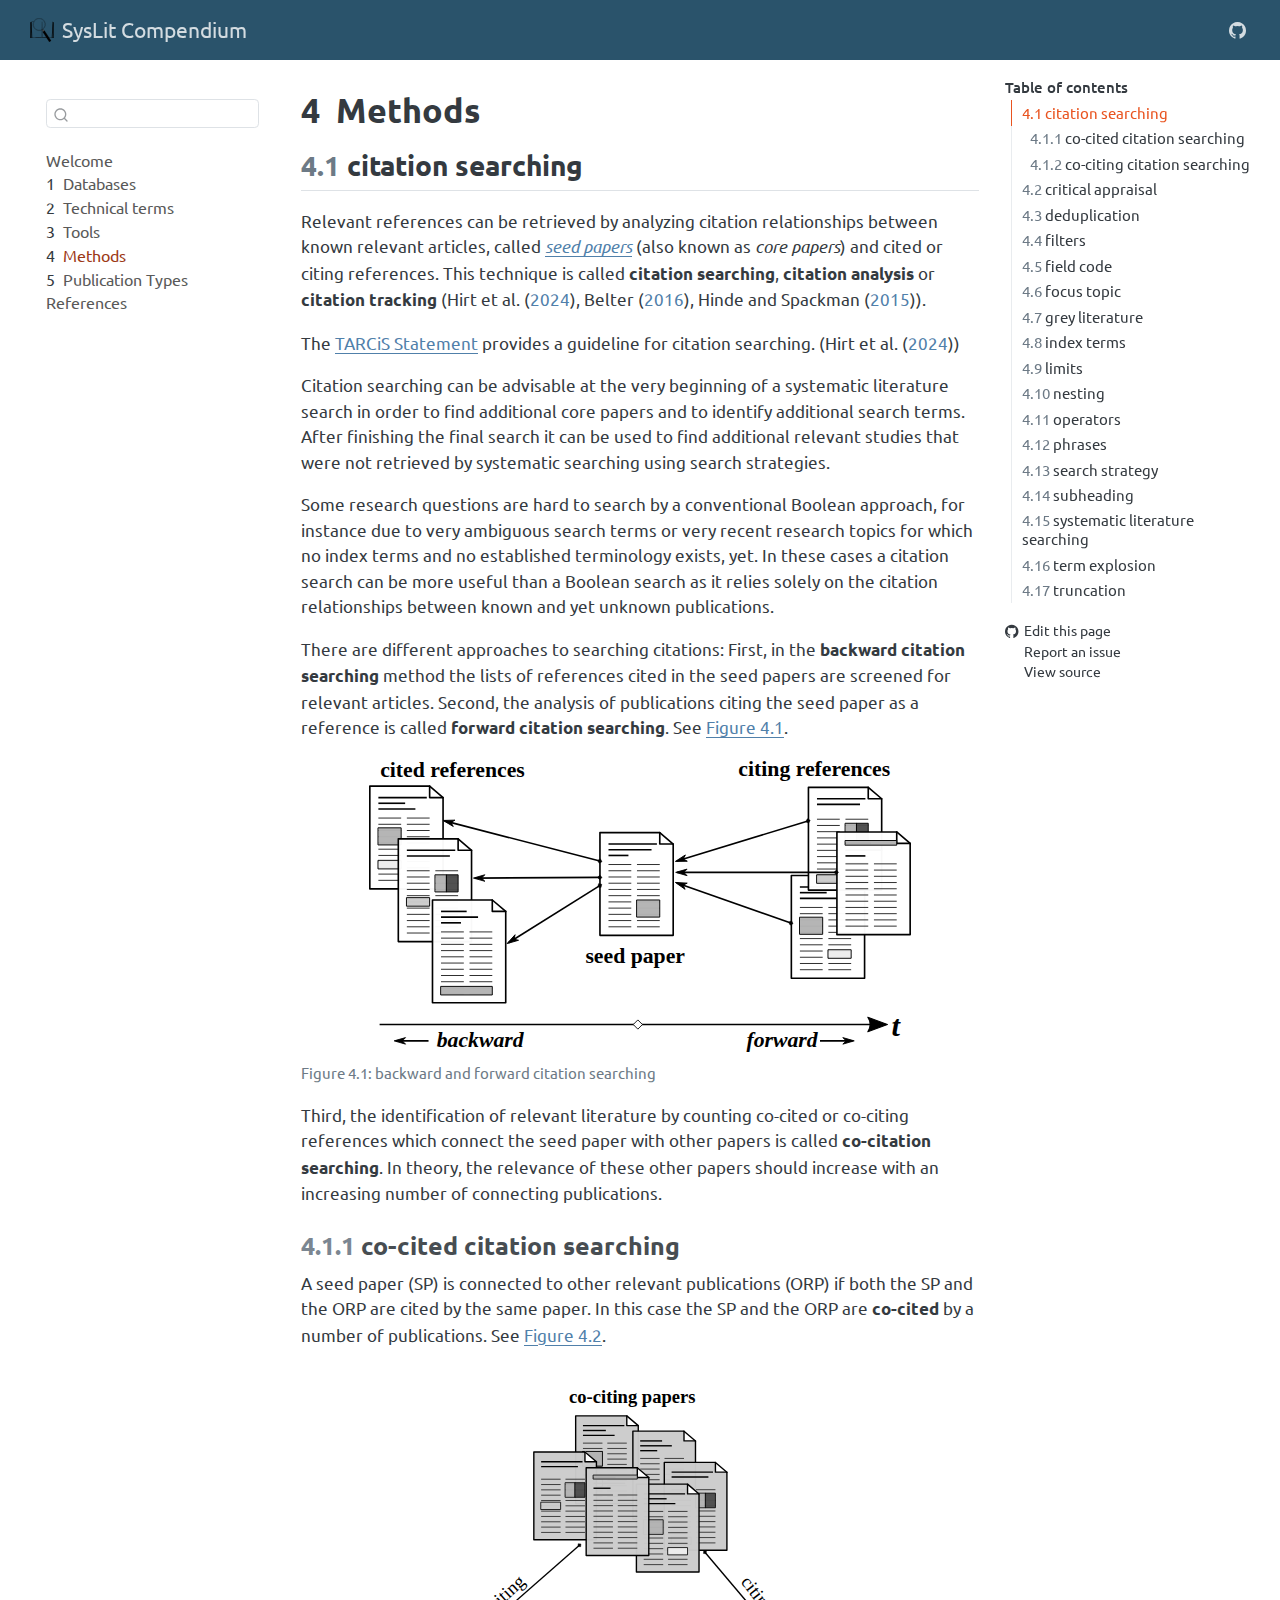
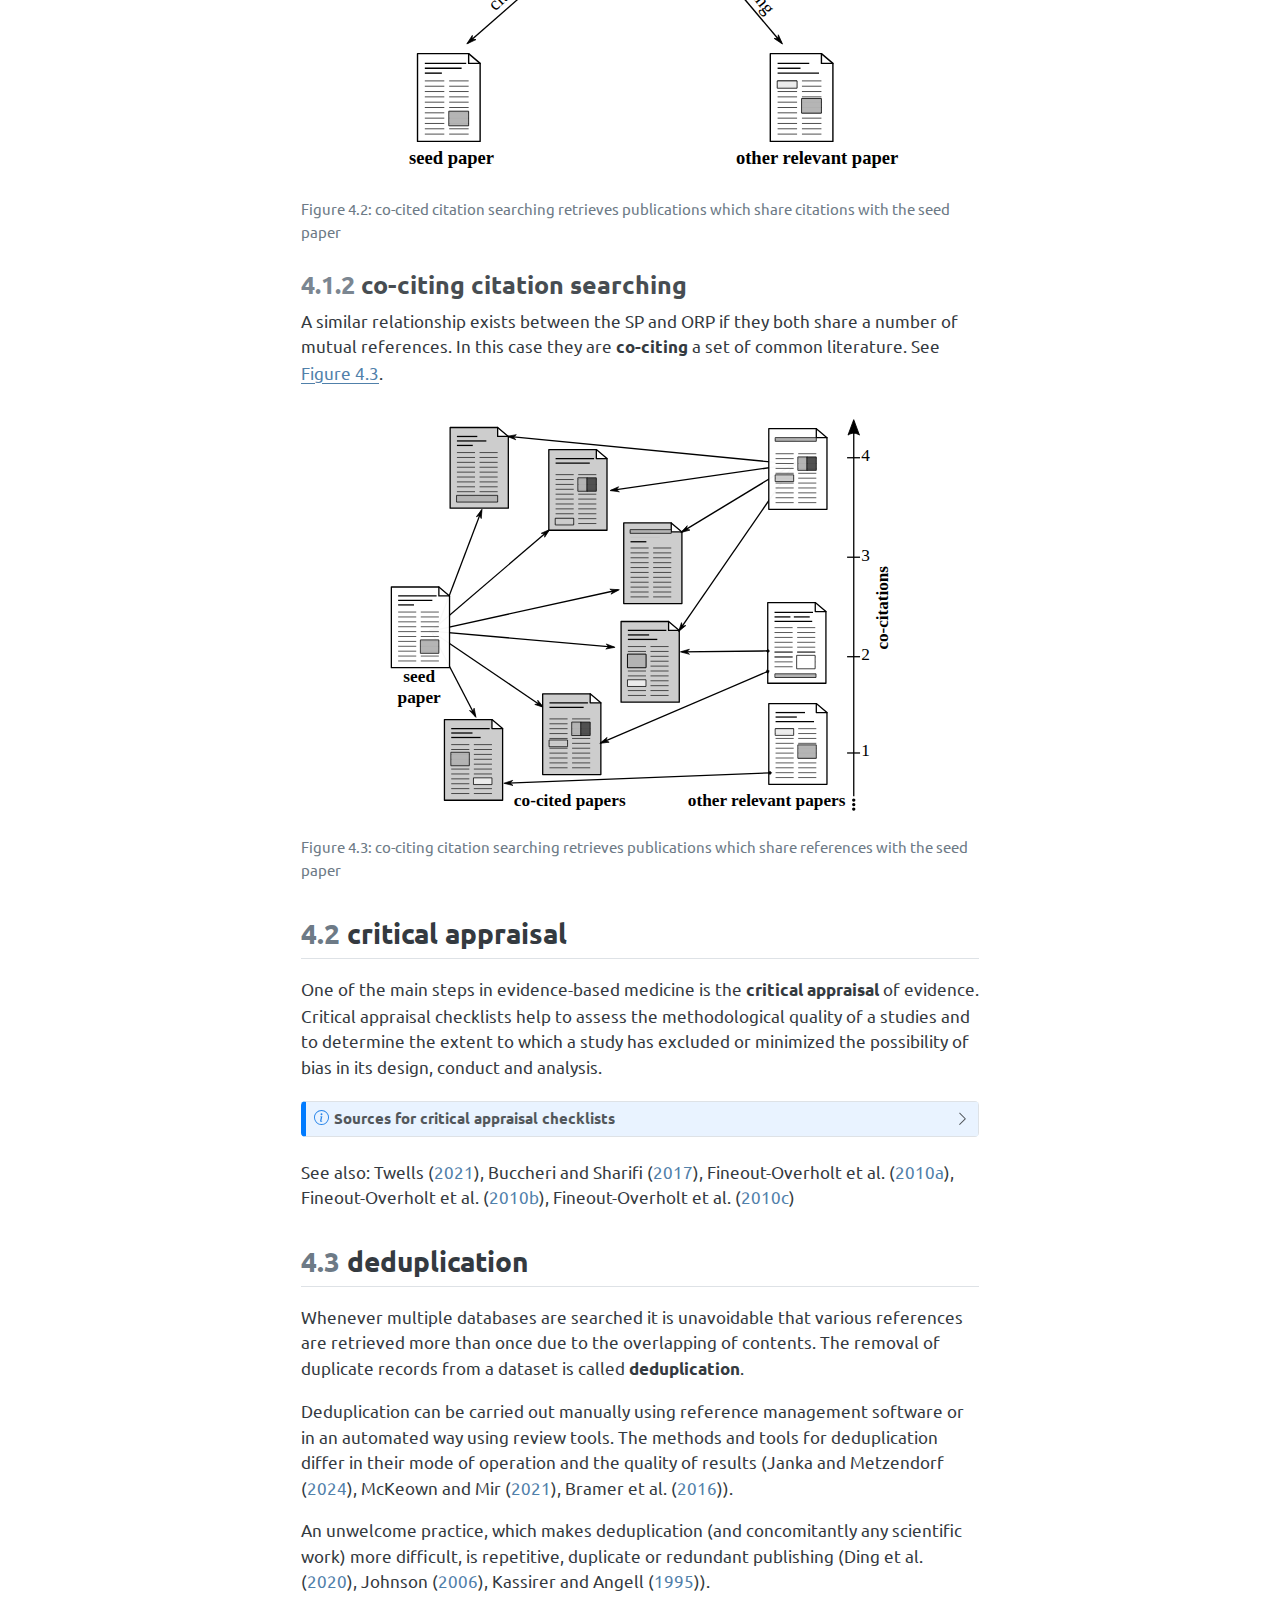
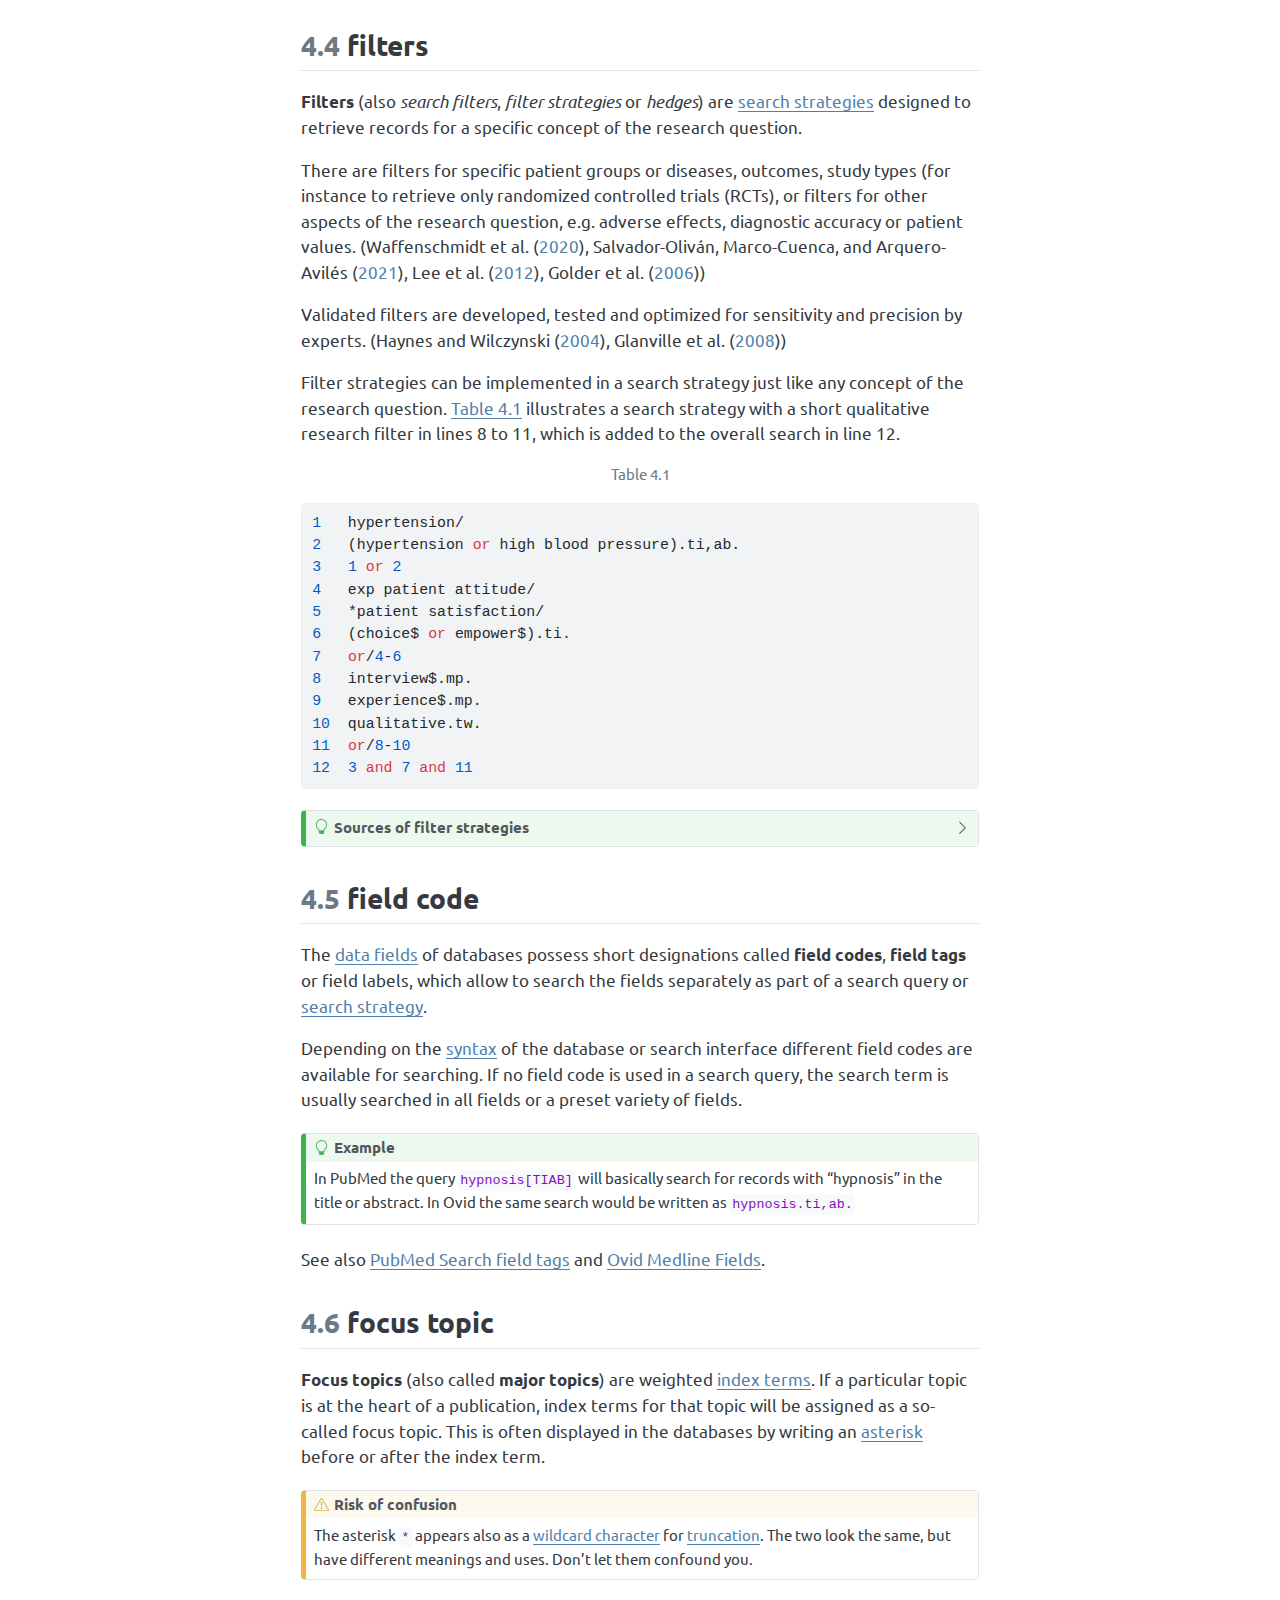
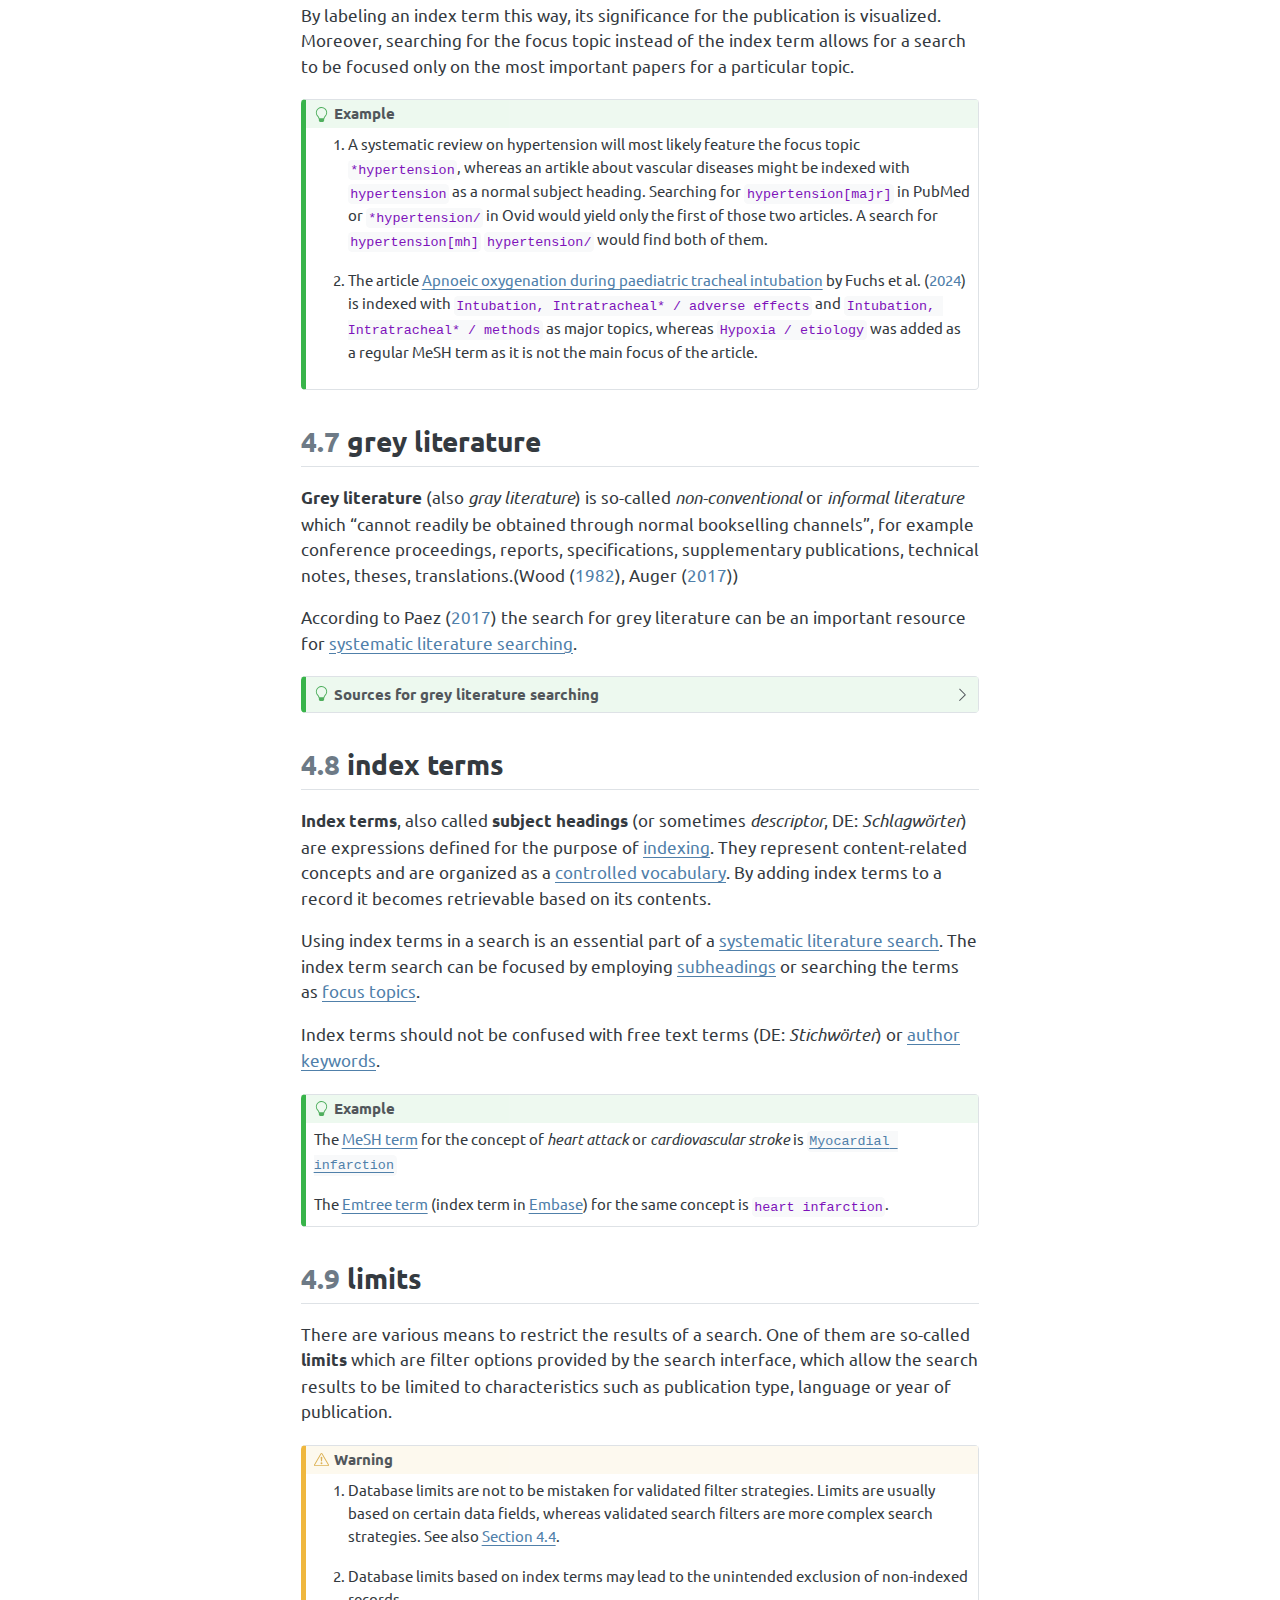
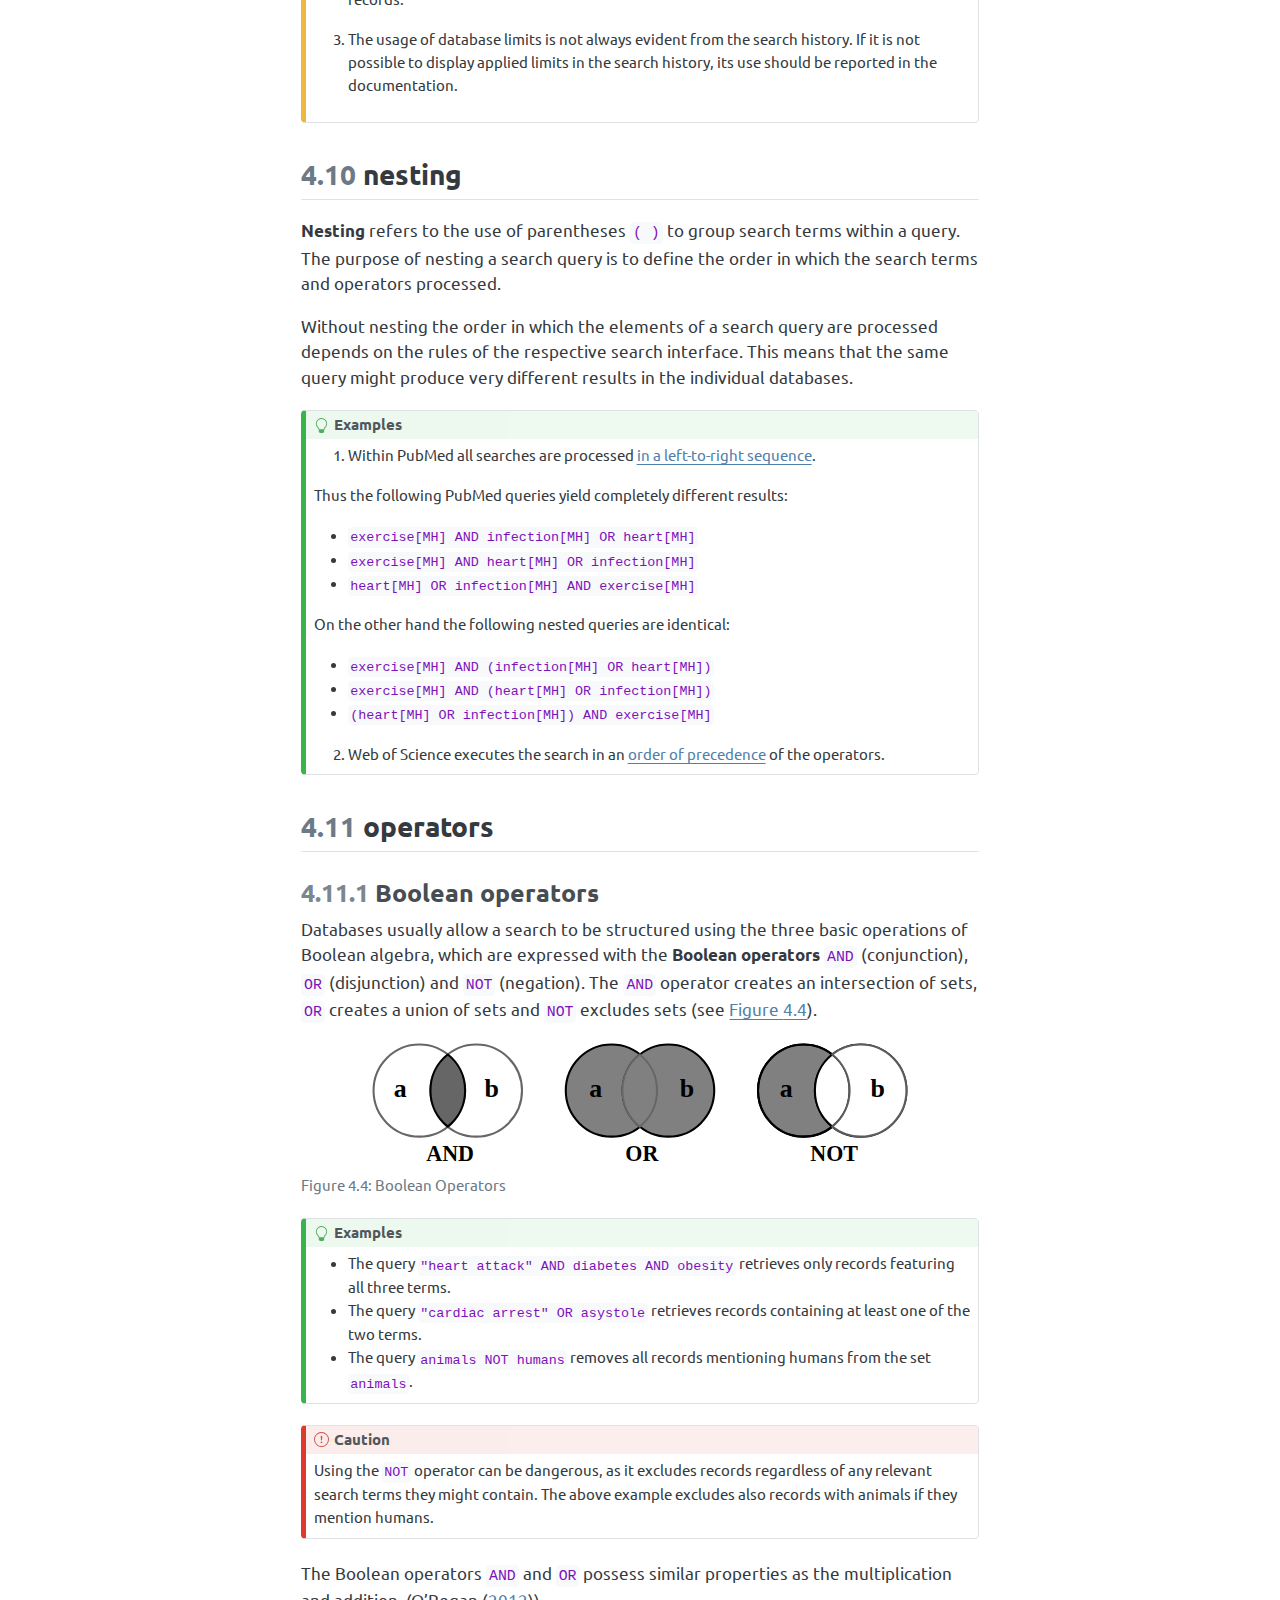
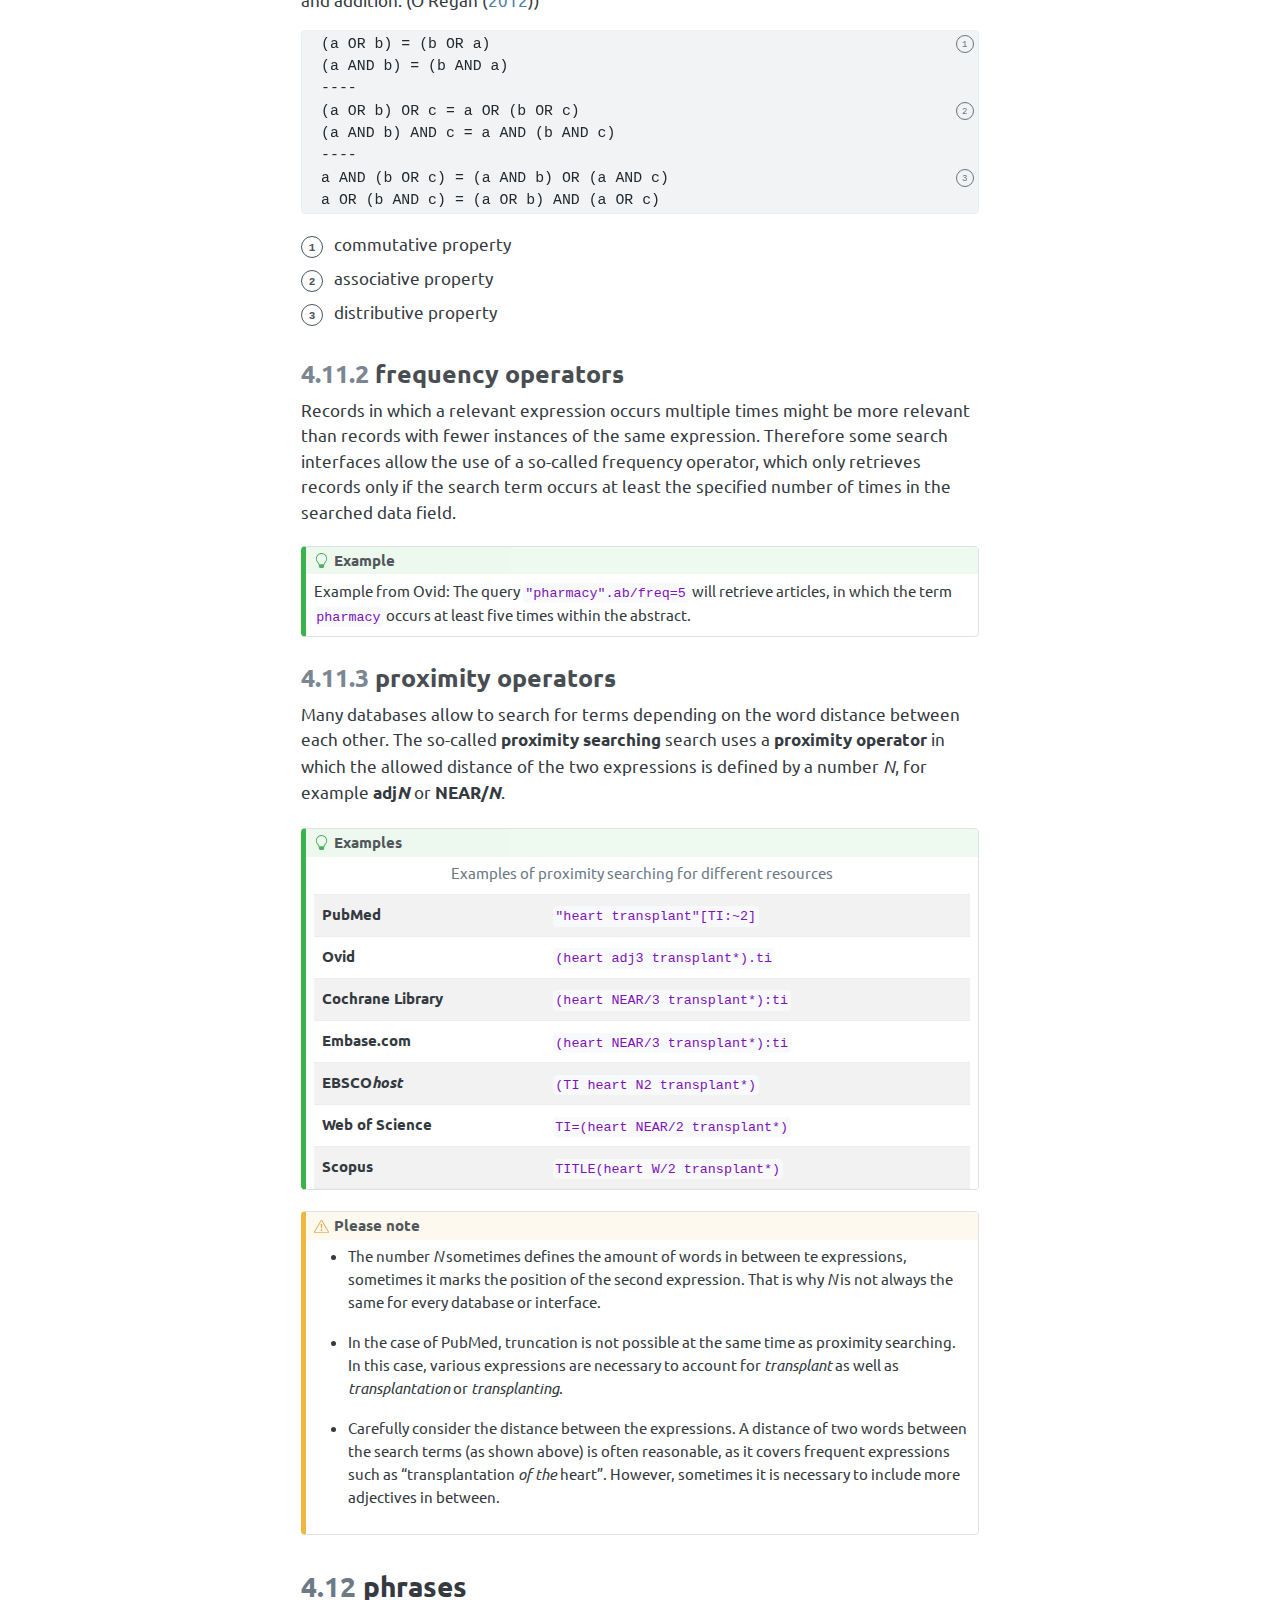
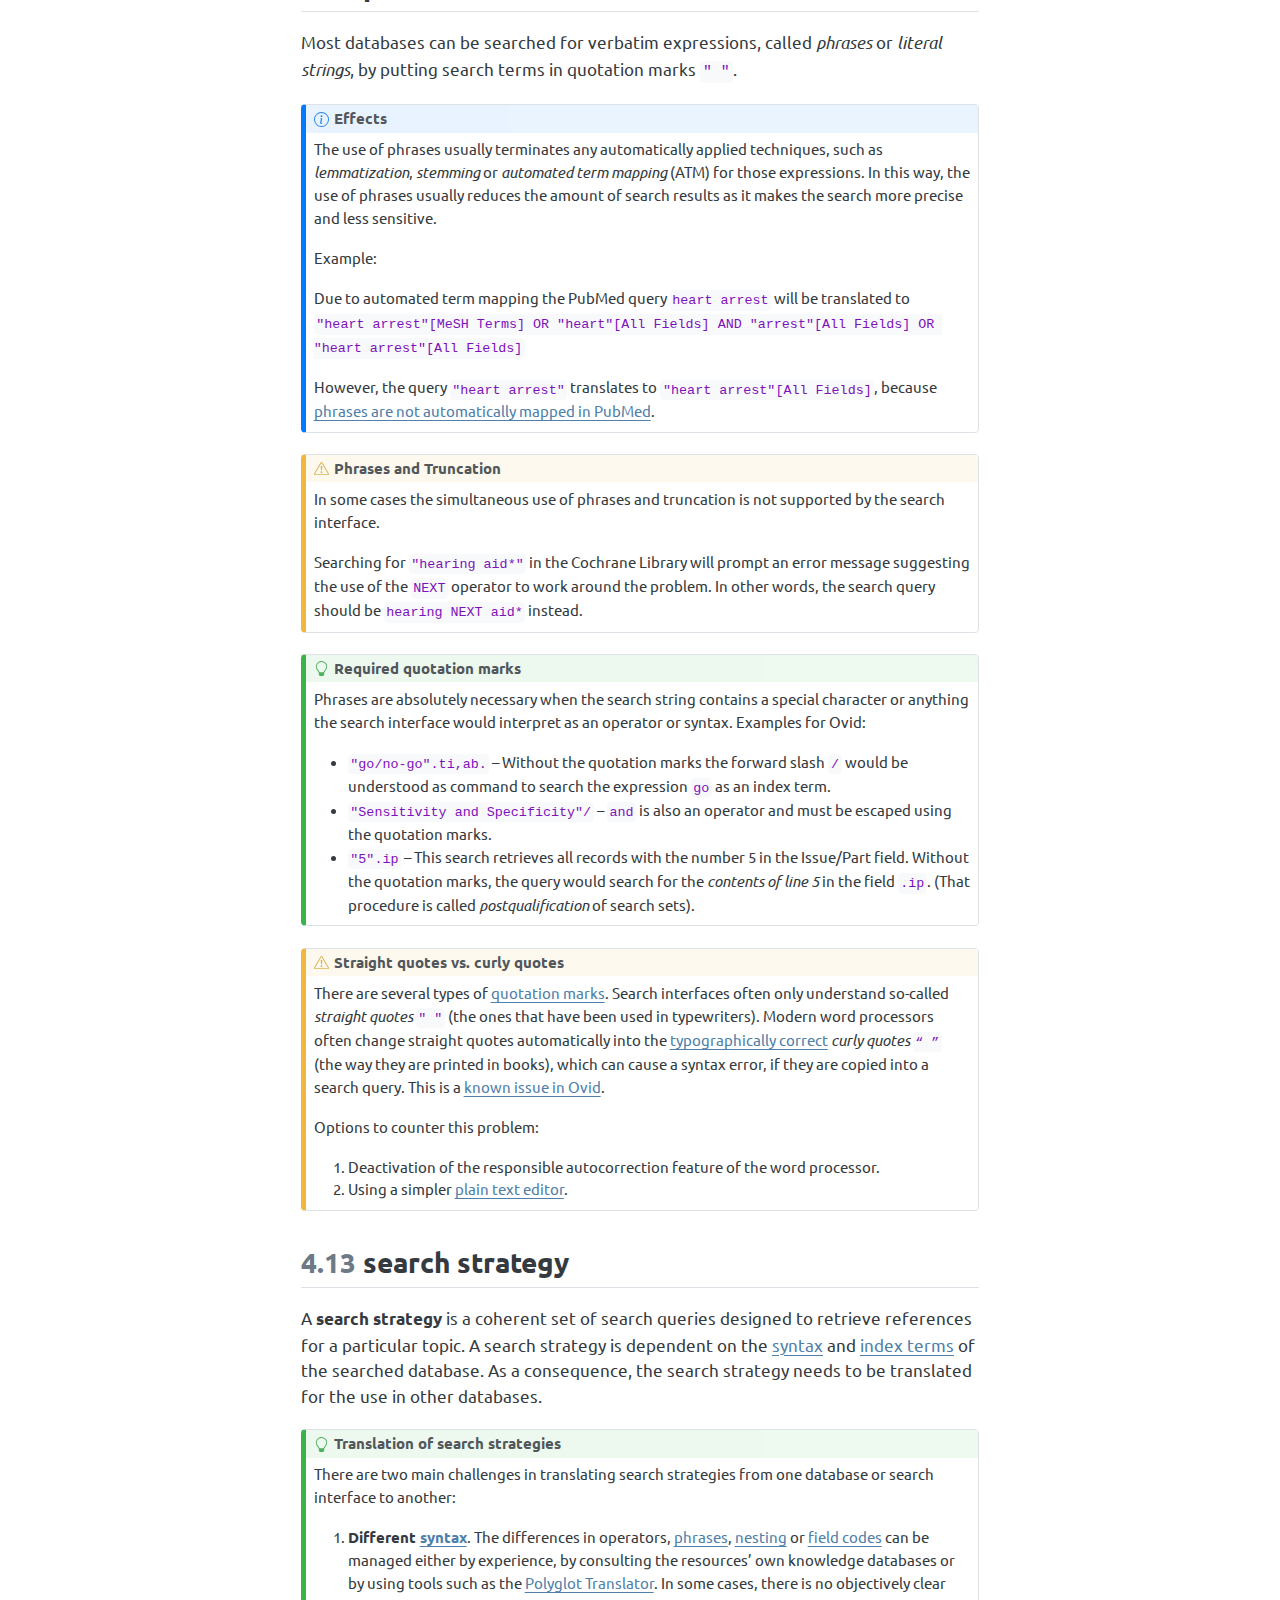
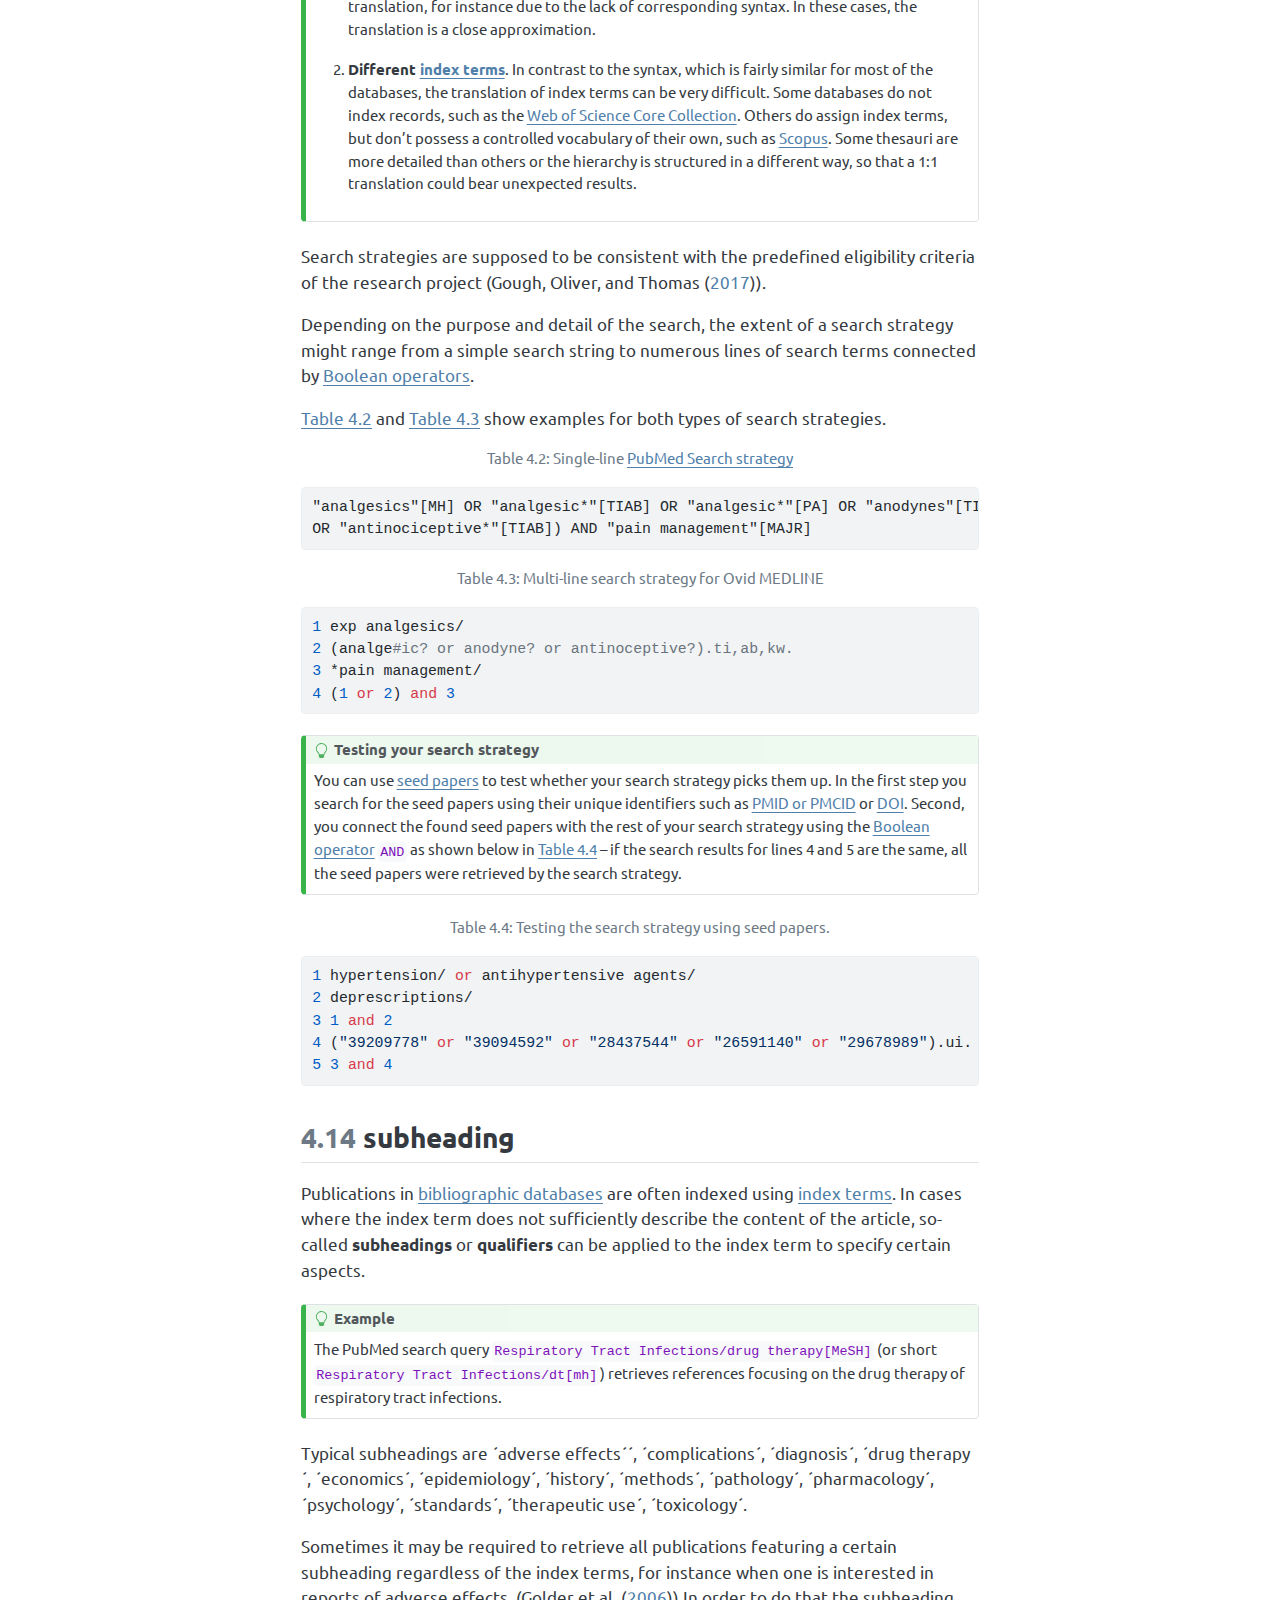
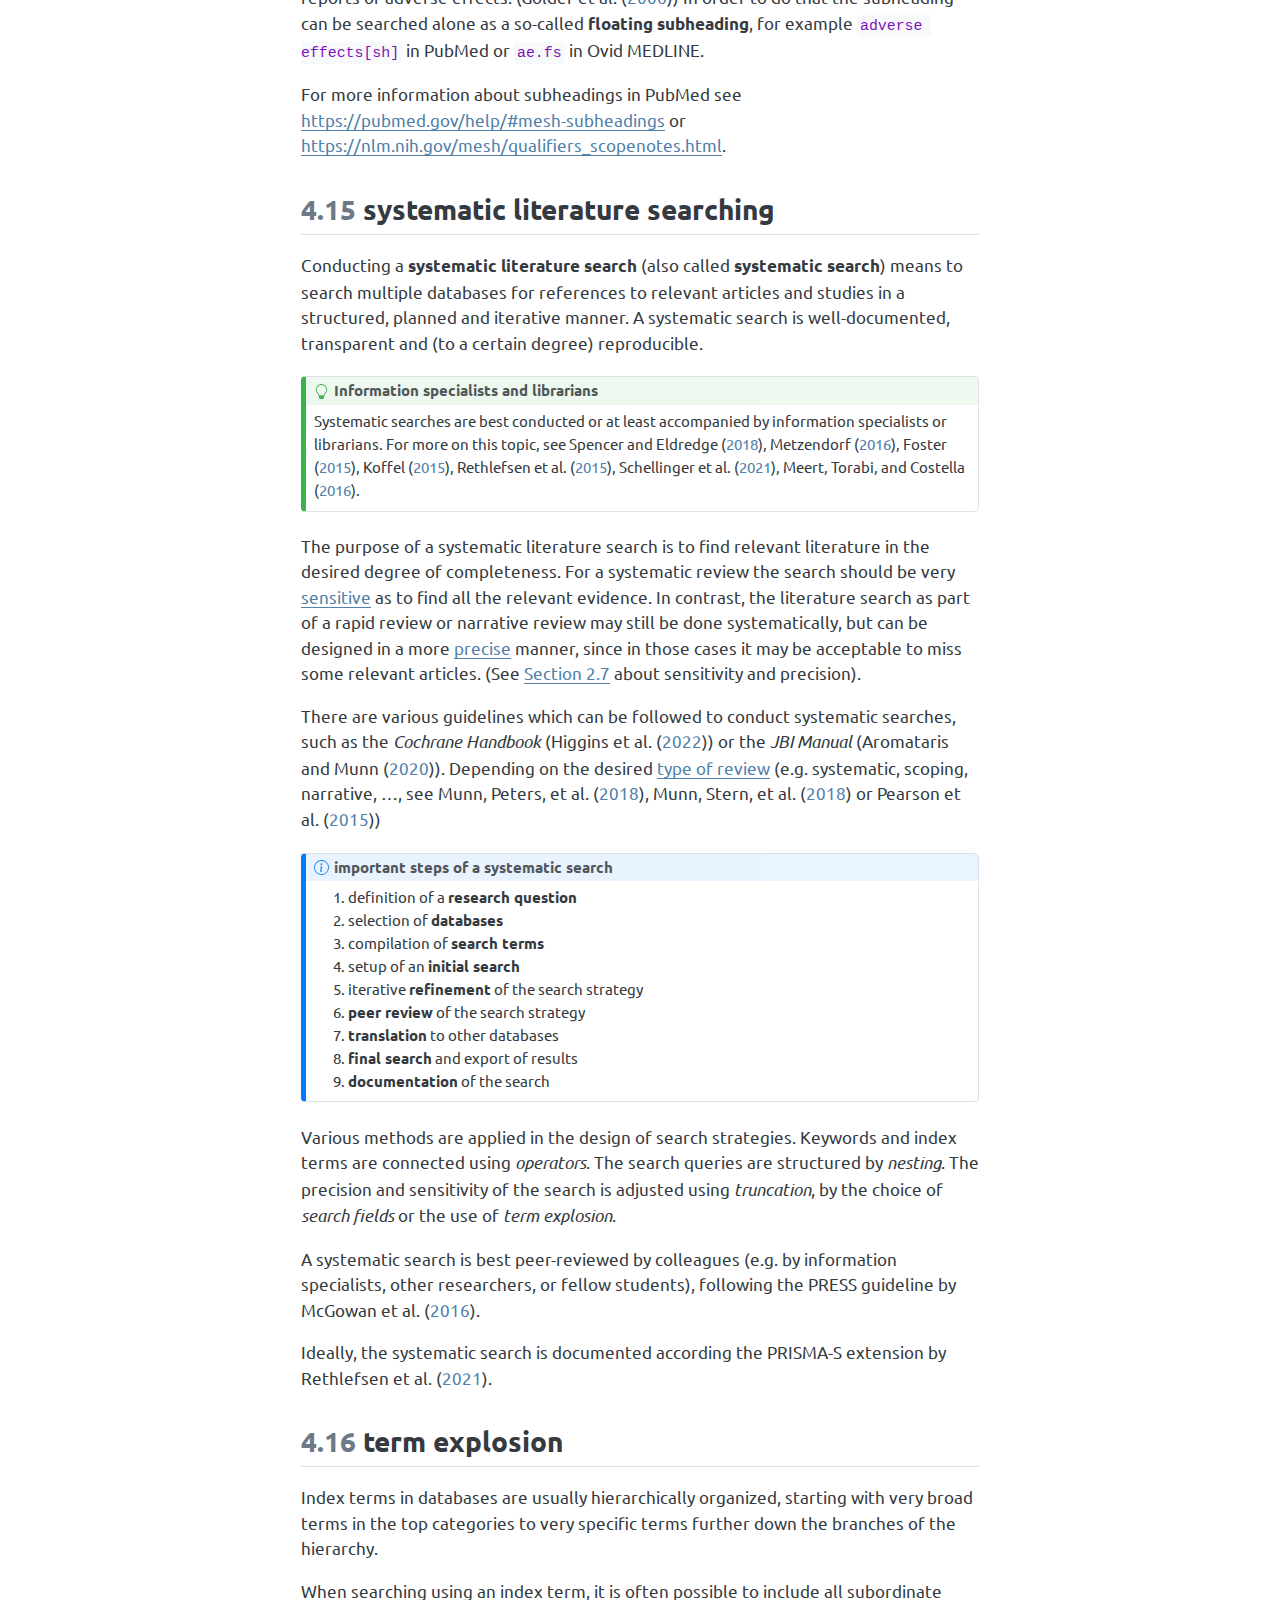
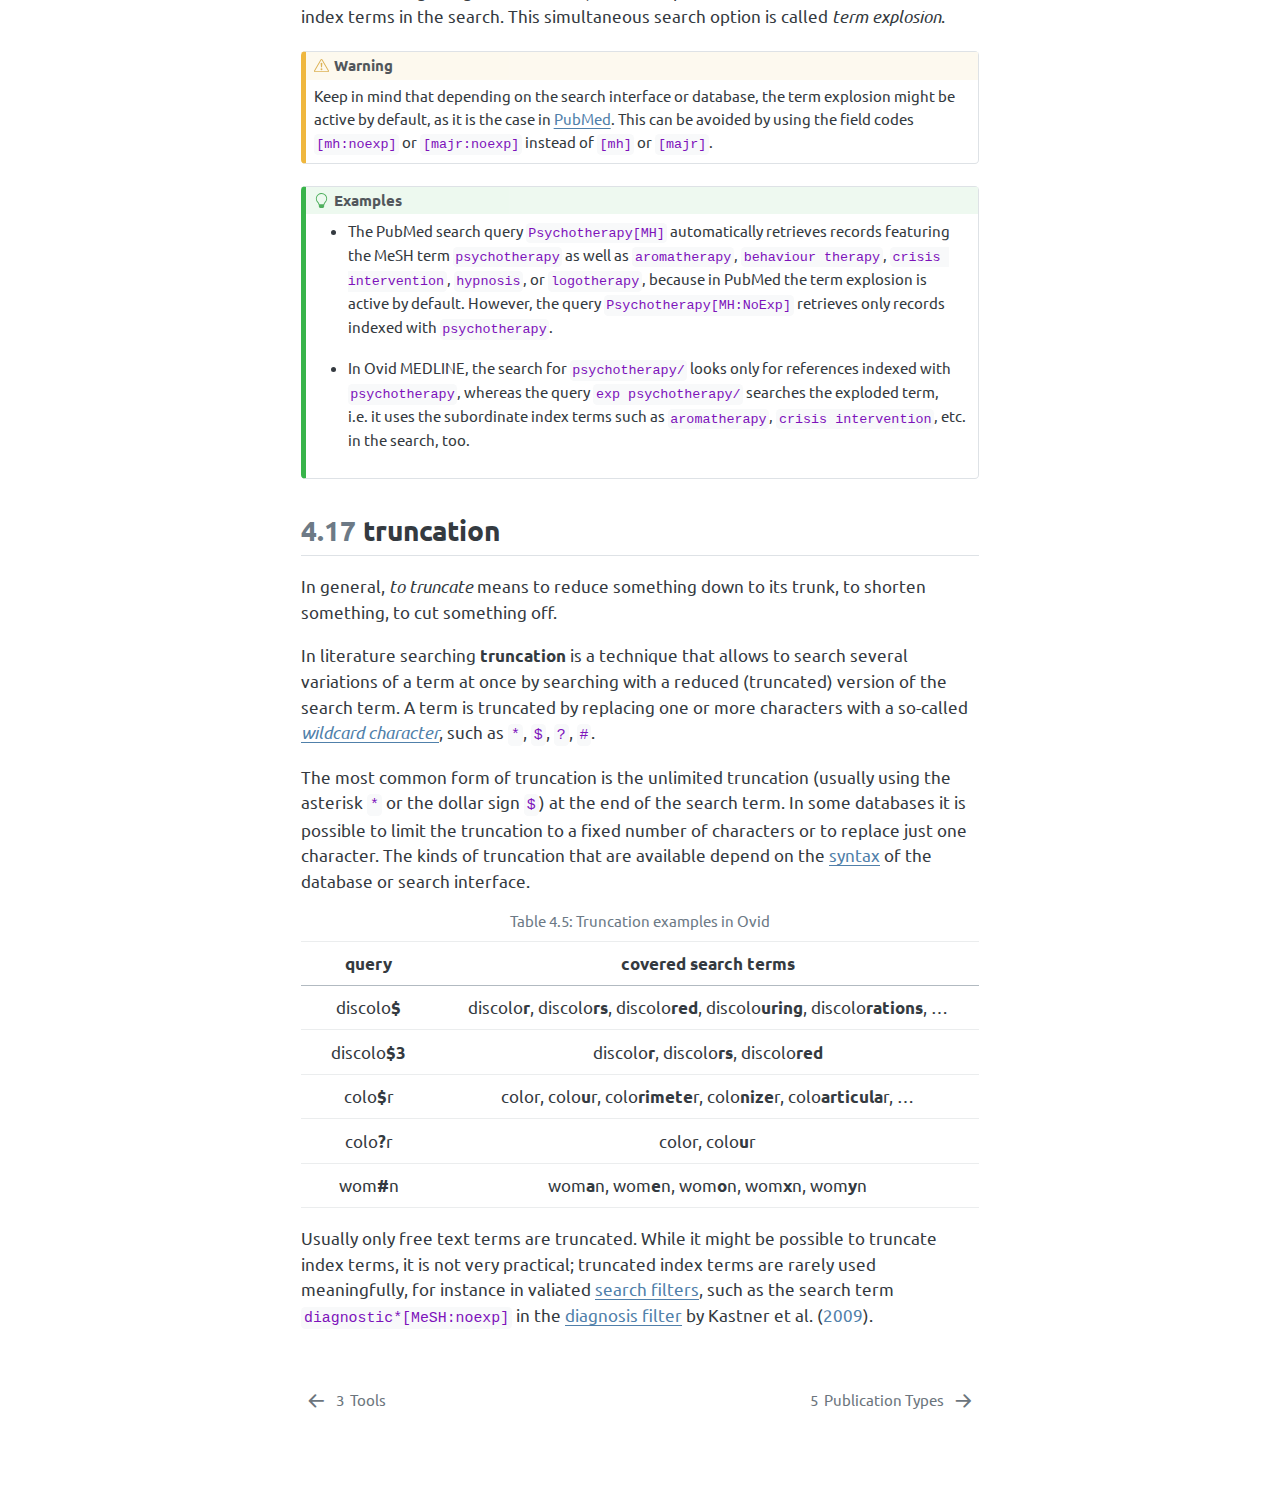
<file: docs/methods.html>
<!DOCTYPE html>
<html xmlns="http://www.w3.org/1999/xhtml" lang="en" xml:lang="en"><head>

<meta charset="utf-8">
<meta name="generator" content="quarto-1.5.55">

<meta name="viewport" content="width=device-width, initial-scale=1.0, user-scalable=yes">

<meta name="description" content="A compendium for systematic literature searching">

<title>4&nbsp; Methods – SysLit Compendium</title>
<style>
code{white-space: pre-wrap;}
span.smallcaps{font-variant: small-caps;}
div.columns{display: flex; gap: min(4vw, 1.5em);}
div.column{flex: auto; overflow-x: auto;}
div.hanging-indent{margin-left: 1.5em; text-indent: -1.5em;}
ul.task-list{list-style: none;}
ul.task-list li input[type="checkbox"] {
  width: 0.8em;
  margin: 0 0.8em 0.2em -1em; /* quarto-specific, see https://github.com/quarto-dev/quarto-cli/issues/4556 */ 
  vertical-align: middle;
}
/* CSS for syntax highlighting */
pre > code.sourceCode { white-space: pre; position: relative; }
pre > code.sourceCode > span { line-height: 1.25; }
pre > code.sourceCode > span:empty { height: 1.2em; }
.sourceCode { overflow: visible; }
code.sourceCode > span { color: inherit; text-decoration: inherit; }
div.sourceCode { margin: 1em 0; }
pre.sourceCode { margin: 0; }
@media screen {
div.sourceCode { overflow: auto; }
}
@media print {
pre > code.sourceCode { white-space: pre-wrap; }
pre > code.sourceCode > span { display: inline-block; text-indent: -5em; padding-left: 5em; }
}
pre.numberSource code
  { counter-reset: source-line 0; }
pre.numberSource code > span
  { position: relative; left: -4em; counter-increment: source-line; }
pre.numberSource code > span > a:first-child::before
  { content: counter(source-line);
    position: relative; left: -1em; text-align: right; vertical-align: baseline;
    border: none; display: inline-block;
    -webkit-touch-callout: none; -webkit-user-select: none;
    -khtml-user-select: none; -moz-user-select: none;
    -ms-user-select: none; user-select: none;
    padding: 0 4px; width: 4em;
  }
pre.numberSource { margin-left: 3em;  padding-left: 4px; }
div.sourceCode
  {   }
@media screen {
pre > code.sourceCode > span > a:first-child::before { text-decoration: underline; }
}
/* CSS for citations */
div.csl-bib-body { }
div.csl-entry {
  clear: both;
  margin-bottom: 0em;
}
.hanging-indent div.csl-entry {
  margin-left:2em;
  text-indent:-2em;
}
div.csl-left-margin {
  min-width:2em;
  float:left;
}
div.csl-right-inline {
  margin-left:2em;
  padding-left:1em;
}
div.csl-indent {
  margin-left: 2em;
}</style>


<script src="site_libs/quarto-nav/quarto-nav.js"></script>
<script src="site_libs/quarto-nav/headroom.min.js"></script>
<script src="site_libs/clipboard/clipboard.min.js"></script>
<script src="site_libs/quarto-search/autocomplete.umd.js"></script>
<script src="site_libs/quarto-search/fuse.min.js"></script>
<script src="site_libs/quarto-search/quarto-search.js"></script>
<meta name="quarto:offset" content="./">
<link href="./publicationtypes.html" rel="next">
<link href="./tools.html" rel="prev">
<script src="site_libs/quarto-html/quarto.js"></script>
<script src="site_libs/quarto-html/popper.min.js"></script>
<script src="site_libs/quarto-html/tippy.umd.min.js"></script>
<script src="site_libs/quarto-html/anchor.min.js"></script>
<link href="site_libs/quarto-html/tippy.css" rel="stylesheet">
<link href="site_libs/quarto-html/quarto-syntax-highlighting.css" rel="stylesheet" id="quarto-text-highlighting-styles">
<script src="site_libs/bootstrap/bootstrap.min.js"></script>
<link href="site_libs/bootstrap/bootstrap-icons.css" rel="stylesheet">
<link href="site_libs/bootstrap/bootstrap.min.css" rel="stylesheet" id="quarto-bootstrap" data-mode="light">
<script id="quarto-search-options" type="application/json">{
  "location": "sidebar",
  "copy-button": false,
  "collapse-after": 3,
  "panel-placement": "start",
  "type": "textbox",
  "limit": 50,
  "keyboard-shortcut": [
    "f",
    "/",
    "s"
  ],
  "language": {
    "search-no-results-text": "No results",
    "search-matching-documents-text": "matching documents",
    "search-copy-link-title": "Copy link to search",
    "search-hide-matches-text": "Hide additional matches",
    "search-more-match-text": "more match in this document",
    "search-more-matches-text": "more matches in this document",
    "search-clear-button-title": "Clear",
    "search-text-placeholder": "",
    "search-detached-cancel-button-title": "Cancel",
    "search-submit-button-title": "Submit",
    "search-label": "Search"
  }
}</script>


</head>

<body class="nav-sidebar floating nav-fixed">

<div id="quarto-search-results"></div>
  <header id="quarto-header" class="headroom fixed-top">
    <nav class="navbar navbar-expand-lg " data-bs-theme="dark">
      <div class="navbar-container container-fluid">
      <div class="navbar-brand-container mx-auto">
    <a href="./index.html" class="navbar-brand navbar-brand-logo">
    <img src="././fig/logo_small.svg" alt="" class="navbar-logo">
    </a>
    <a class="navbar-brand" href="./index.html">
    <span class="navbar-title">SysLit Compendium</span>
    </a>
  </div>
        <div class="quarto-navbar-tools tools-end">
    <a href="https://www.github.com/Maelphes/syslitcom" title="Source Code" class="quarto-navigation-tool px-1" aria-label="Source Code"><i class="bi bi-github"></i></a>
</div>
      </div> <!-- /container-fluid -->
    </nav>
  <nav class="quarto-secondary-nav">
    <div class="container-fluid d-flex">
      <button type="button" class="quarto-btn-toggle btn" data-bs-toggle="collapse" role="button" data-bs-target=".quarto-sidebar-collapse-item" aria-controls="quarto-sidebar" aria-expanded="false" aria-label="Toggle sidebar navigation" onclick="if (window.quartoToggleHeadroom) { window.quartoToggleHeadroom(); }">
        <i class="bi bi-layout-text-sidebar-reverse"></i>
      </button>
        <nav class="quarto-page-breadcrumbs" aria-label="breadcrumb"><ol class="breadcrumb"><li class="breadcrumb-item"><a href="./methods.html"><span class="chapter-number">4</span>&nbsp; <span class="chapter-title">Methods</span></a></li></ol></nav>
        <a class="flex-grow-1" role="navigation" data-bs-toggle="collapse" data-bs-target=".quarto-sidebar-collapse-item" aria-controls="quarto-sidebar" aria-expanded="false" aria-label="Toggle sidebar navigation" onclick="if (window.quartoToggleHeadroom) { window.quartoToggleHeadroom(); }">      
        </a>
      <button type="button" class="btn quarto-search-button" aria-label="Search" onclick="window.quartoOpenSearch();">
        <i class="bi bi-search"></i>
      </button>
    </div>
  </nav>
</header>
<!-- content -->
<div id="quarto-content" class="quarto-container page-columns page-rows-contents page-layout-article page-navbar">
<!-- sidebar -->
  <nav id="quarto-sidebar" class="sidebar collapse collapse-horizontal quarto-sidebar-collapse-item sidebar-navigation floating overflow-auto">
        <div class="mt-2 flex-shrink-0 align-items-center">
        <div class="sidebar-search">
        <div id="quarto-search" class="" title="Search"></div>
        </div>
        </div>
    <div class="sidebar-menu-container"> 
    <ul class="list-unstyled mt-1">
        <li class="sidebar-item">
  <div class="sidebar-item-container"> 
  <a href="./index.html" class="sidebar-item-text sidebar-link">
 <span class="menu-text">Welcome</span></a>
  </div>
</li>
        <li class="sidebar-item">
  <div class="sidebar-item-container"> 
  <a href="./databases.html" class="sidebar-item-text sidebar-link">
 <span class="menu-text"><span class="chapter-number">1</span>&nbsp; <span class="chapter-title">Databases</span></span></a>
  </div>
</li>
        <li class="sidebar-item">
  <div class="sidebar-item-container"> 
  <a href="./technicalterms.html" class="sidebar-item-text sidebar-link">
 <span class="menu-text"><span class="chapter-number">2</span>&nbsp; <span class="chapter-title">Technical terms</span></span></a>
  </div>
</li>
        <li class="sidebar-item">
  <div class="sidebar-item-container"> 
  <a href="./tools.html" class="sidebar-item-text sidebar-link">
 <span class="menu-text"><span class="chapter-number">3</span>&nbsp; <span class="chapter-title">Tools</span></span></a>
  </div>
</li>
        <li class="sidebar-item">
  <div class="sidebar-item-container"> 
  <a href="./methods.html" class="sidebar-item-text sidebar-link active">
 <span class="menu-text"><span class="chapter-number">4</span>&nbsp; <span class="chapter-title">Methods</span></span></a>
  </div>
</li>
        <li class="sidebar-item">
  <div class="sidebar-item-container"> 
  <a href="./publicationtypes.html" class="sidebar-item-text sidebar-link">
 <span class="menu-text"><span class="chapter-number">5</span>&nbsp; <span class="chapter-title">Publication Types</span></span></a>
  </div>
</li>
        <li class="sidebar-item">
  <div class="sidebar-item-container"> 
  <a href="./references.html" class="sidebar-item-text sidebar-link">
 <span class="menu-text">References</span></a>
  </div>
</li>
    </ul>
    </div>
</nav>
<div id="quarto-sidebar-glass" class="quarto-sidebar-collapse-item" data-bs-toggle="collapse" data-bs-target=".quarto-sidebar-collapse-item"></div>
<!-- margin-sidebar -->
    <div id="quarto-margin-sidebar" class="sidebar margin-sidebar">
        <nav id="TOC" role="doc-toc" class="toc-active">
    <h2 id="toc-title">Table of contents</h2>
   
  <ul>
  <li><a href="#sec-citationsearching" id="toc-sec-citationsearching" class="nav-link active" data-scroll-target="#sec-citationsearching"><span class="header-section-number">4.1</span> citation searching</a>
  <ul class="collapse">
  <li><a href="#co-cited-citation-searching" id="toc-co-cited-citation-searching" class="nav-link" data-scroll-target="#co-cited-citation-searching"><span class="header-section-number">4.1.1</span> co-cited citation searching</a></li>
  <li><a href="#co-citing-citation-searching" id="toc-co-citing-citation-searching" class="nav-link" data-scroll-target="#co-citing-citation-searching"><span class="header-section-number">4.1.2</span> co-citing citation searching</a></li>
  </ul></li>
  <li><a href="#sec-criticalappraisal" id="toc-sec-criticalappraisal" class="nav-link" data-scroll-target="#sec-criticalappraisal"><span class="header-section-number">4.2</span> critical appraisal</a></li>
  <li><a href="#sec-deduplication" id="toc-sec-deduplication" class="nav-link" data-scroll-target="#sec-deduplication"><span class="header-section-number">4.3</span> deduplication</a></li>
  <li><a href="#sec-filters" id="toc-sec-filters" class="nav-link" data-scroll-target="#sec-filters"><span class="header-section-number">4.4</span> filters</a></li>
  <li><a href="#sec-fieldcode" id="toc-sec-fieldcode" class="nav-link" data-scroll-target="#sec-fieldcode"><span class="header-section-number">4.5</span> field code</a></li>
  <li><a href="#sec-focustopic" id="toc-sec-focustopic" class="nav-link" data-scroll-target="#sec-focustopic"><span class="header-section-number">4.6</span> focus topic</a></li>
  <li><a href="#sec-greyliterature" id="toc-sec-greyliterature" class="nav-link" data-scroll-target="#sec-greyliterature"><span class="header-section-number">4.7</span> grey literature</a></li>
  <li><a href="#sec-indexterms" id="toc-sec-indexterms" class="nav-link" data-scroll-target="#sec-indexterms"><span class="header-section-number">4.8</span> index terms</a></li>
  <li><a href="#sec-limits" id="toc-sec-limits" class="nav-link" data-scroll-target="#sec-limits"><span class="header-section-number">4.9</span> limits</a></li>
  <li><a href="#sec-nesting" id="toc-sec-nesting" class="nav-link" data-scroll-target="#sec-nesting"><span class="header-section-number">4.10</span> nesting</a></li>
  <li><a href="#sec-operators" id="toc-sec-operators" class="nav-link" data-scroll-target="#sec-operators"><span class="header-section-number">4.11</span> operators</a>
  <ul class="collapse">
  <li><a href="#sec-boolean" id="toc-sec-boolean" class="nav-link" data-scroll-target="#sec-boolean"><span class="header-section-number">4.11.1</span> Boolean operators</a></li>
  <li><a href="#sec-frequencyops" id="toc-sec-frequencyops" class="nav-link" data-scroll-target="#sec-frequencyops"><span class="header-section-number">4.11.2</span> frequency operators</a></li>
  <li><a href="#sec-proximityops" id="toc-sec-proximityops" class="nav-link" data-scroll-target="#sec-proximityops"><span class="header-section-number">4.11.3</span> proximity operators</a></li>
  </ul></li>
  <li><a href="#sec-phrases" id="toc-sec-phrases" class="nav-link" data-scroll-target="#sec-phrases"><span class="header-section-number">4.12</span> phrases</a></li>
  <li><a href="#sec-searchstrategy" id="toc-sec-searchstrategy" class="nav-link" data-scroll-target="#sec-searchstrategy"><span class="header-section-number">4.13</span> search strategy</a></li>
  <li><a href="#sec-subheading" id="toc-sec-subheading" class="nav-link" data-scroll-target="#sec-subheading"><span class="header-section-number">4.14</span> subheading</a></li>
  <li><a href="#sec-syslitsearch" id="toc-sec-syslitsearch" class="nav-link" data-scroll-target="#sec-syslitsearch"><span class="header-section-number">4.15</span> systematic literature searching</a></li>
  <li><a href="#sec-termexplosion" id="toc-sec-termexplosion" class="nav-link" data-scroll-target="#sec-termexplosion"><span class="header-section-number">4.16</span> term explosion</a></li>
  <li><a href="#sec-truncation" id="toc-sec-truncation" class="nav-link" data-scroll-target="#sec-truncation"><span class="header-section-number">4.17</span> truncation</a></li>
  </ul>
<div class="toc-actions"><ul><li><a href="https://www.github.com/Maelphes/syslitcom/edit/gh-pages/methods.qmd" class="toc-action"><i class="bi bi-github"></i>Edit this page</a></li><li><a href="https://www.github.com/Maelphes/syslitcom/issues/new" class="toc-action"><i class="bi empty"></i>Report an issue</a></li><li><a href="https://www.github.com/Maelphes/syslitcom/blob/gh-pages/methods.qmd" class="toc-action"><i class="bi empty"></i>View source</a></li></ul></div></nav>
    </div>
<!-- main -->
<main class="content" id="quarto-document-content">

<header id="title-block-header" class="quarto-title-block default">
<div class="quarto-title">
<h1 class="title"><span id="sec-methods" class="quarto-section-identifier"><span class="chapter-number">4</span>&nbsp; <span class="chapter-title">Methods</span></span></h1>
</div>



<div class="quarto-title-meta">

    
  
    
  </div>
  


</header>


<section id="sec-citationsearching" class="level2" data-number="4.1">
<h2 data-number="4.1" class="anchored" data-anchor-id="sec-citationsearching"><span class="header-section-number">4.1</span> citation searching</h2>
<p>Relevant references can be retrieved by analyzing citation relationships between known relevant articles, called <a href="technicalterms.html#sec-seedpaper"><em>seed papers</em></a> (also known as <em>core papers</em>) and cited or citing references. This technique is called <strong>citation searching</strong>, <strong>citation analysis</strong> or <strong>citation tracking</strong> (<span class="citation" data-cites="Hirt2024">Hirt et al. (<a href="references.html#ref-Hirt2024" role="doc-biblioref">2024</a>)</span>, <span class="citation" data-cites="Belter2016">Belter (<a href="references.html#ref-Belter2016" role="doc-biblioref">2016</a>)</span>, <span class="citation" data-cites="Hinde2015">Hinde and Spackman (<a href="references.html#ref-Hinde2015" role="doc-biblioref">2015</a>)</span>).</p>
<p>The <a href="tools.html#sec-tarcis">TARCiS Statement</a> provides a guideline for citation searching. (<span class="citation" data-cites="Hirt2024">Hirt et al. (<a href="references.html#ref-Hirt2024" role="doc-biblioref">2024</a>)</span>)</p>
<p>Citation searching can be advisable at the very beginning of a systematic literature search in order to find additional core papers and to identify additional search terms. After finishing the final search it can be used to find additional relevant studies that were not retrieved by systematic searching using search strategies.</p>
<p>Some research questions are hard to search by a conventional Boolean approach, for instance due to very ambiguous search terms or very recent research topics for which no index terms and no established terminology exists, yet. In these cases a citation search can be more useful than a Boolean search as it relies solely on the citation relationships between known and yet unknown publications.</p>
<p>There are different approaches to searching citations: First, in the <strong>backward citation searching</strong> method the lists of references cited in the seed papers are screened for relevant articles. Second, the analysis of publications citing the seed paper as a reference is called <strong>forward citation searching</strong>. See <a href="#fig-citing-cited" class="quarto-xref">Figure&nbsp;<span>4.1</span></a>.</p>
<div id="fig-citing-cited" class="quarto-float quarto-figure quarto-figure-center anchored" alt="Vector drawing showing a timeline with papers above it, illustration their relative time of publication. Arrows point from the most recent publications, which are called 'citing references', to the seed paper in the center, indicating these papers to be citing the seed paper. The citation searching technique based on this relationship is called 'forward citation searching. Similarly, arrows from the seed paper to even older publications, which are called 'cited references', indicate the relationship of the seed paper with the references it cites. The corresponding technique is called 'backwards citation searching'.">
<figure class="quarto-float quarto-float-fig figure">
<div aria-describedby="fig-citing-cited-caption-0ceaefa1-69ba-4598-a22c-09a6ac19f8ca">
<img src="./fig/citing-cited.svg" class="img-fluid figure-img" style="width:80.0%" alt="Vector drawing showing a timeline with papers above it, illustration their relative time of publication. Arrows point from the most recent publications, which are called 'citing references', to the seed paper in the center, indicating these papers to be citing the seed paper. The citation searching technique based on this relationship is called 'forward citation searching. Similarly, arrows from the seed paper to even older publications, which are called 'cited references', indicate the relationship of the seed paper with the references it cites. The corresponding technique is called 'backwards citation searching'.">
</div>
<figcaption class="quarto-float-caption-bottom quarto-float-caption quarto-float-fig" id="fig-citing-cited-caption-0ceaefa1-69ba-4598-a22c-09a6ac19f8ca">
Figure&nbsp;4.1: backward and forward citation searching
</figcaption>
</figure>
</div>
<p>Third, the identification of relevant literature by counting co-cited or co-citing references which connect the seed paper with other papers is called <strong>co-citation searching</strong>. In theory, the relevance of these other papers should increase with an increasing number of connecting publications.</p>
<section id="co-cited-citation-searching" class="level3" data-number="4.1.1">
<h3 data-number="4.1.1" class="anchored" data-anchor-id="co-cited-citation-searching"><span class="header-section-number">4.1.1</span> co-cited citation searching</h3>
<p>A seed paper (SP) is connected to other relevant publications (ORP) if both the SP and the ORP are cited by the same paper. In this case the SP and the ORP are <strong>co-cited</strong> by a number of publications. See <a href="#fig-cocited" class="quarto-xref">Figure&nbsp;<span>4.2</span></a>.</p>
<div id="fig-cocited" class="quarto-float quarto-figure quarto-figure-center anchored">
<figure class="quarto-float quarto-float-fig figure">
<div aria-describedby="fig-cocited-caption-0ceaefa1-69ba-4598-a22c-09a6ac19f8ca">
<img src="./fig/co-citing.svg" class="img-fluid figure-img" style="width:80.0%">
</div>
<figcaption class="quarto-float-caption-bottom quarto-float-caption quarto-float-fig" id="fig-cocited-caption-0ceaefa1-69ba-4598-a22c-09a6ac19f8ca">
Figure&nbsp;4.2: co-cited citation searching retrieves publications which share citations with the seed paper
</figcaption>
</figure>
</div>
</section>
<section id="co-citing-citation-searching" class="level3" data-number="4.1.2">
<h3 data-number="4.1.2" class="anchored" data-anchor-id="co-citing-citation-searching"><span class="header-section-number">4.1.2</span> co-citing citation searching</h3>
<p>A similar relationship exists between the SP and ORP if they both share a number of mutual references. In this case they are <strong>co-citing</strong> a set of common literature. See <a href="#fig-cociting" class="quarto-xref">Figure&nbsp;<span>4.3</span></a>.</p>
<div id="fig-cociting" class="quarto-float quarto-figure quarto-figure-center anchored">
<figure class="quarto-float quarto-float-fig figure">
<div aria-describedby="fig-cociting-caption-0ceaefa1-69ba-4598-a22c-09a6ac19f8ca">
<img src="./fig/co-cited.svg" class="img-fluid figure-img" style="width:80.0%">
</div>
<figcaption class="quarto-float-caption-bottom quarto-float-caption quarto-float-fig" id="fig-cociting-caption-0ceaefa1-69ba-4598-a22c-09a6ac19f8ca">
Figure&nbsp;4.3: co-citing citation searching retrieves publications which share references with the seed paper
</figcaption>
</figure>
</div>
</section>
</section>
<section id="sec-criticalappraisal" class="level2" data-number="4.2">
<h2 data-number="4.2" class="anchored" data-anchor-id="sec-criticalappraisal"><span class="header-section-number">4.2</span> critical appraisal</h2>
<p>One of the main steps in evidence-based medicine is the <strong>critical appraisal</strong> of evidence. Critical appraisal checklists help to assess the methodological quality of a studies and to determine the extent to which a study has excluded or minimized the possibility of bias in its design, conduct and analysis.</p>
<div class="callout callout-style-default callout-note callout-titled" title="Sources for critical appraisal checklists">
<div class="callout-header d-flex align-content-center" data-bs-toggle="collapse" data-bs-target=".callout-1-contents" aria-controls="callout-1" aria-expanded="false" aria-label="Toggle callout">
<div class="callout-icon-container">
<i class="callout-icon"></i>
</div>
<div class="callout-title-container flex-fill">
Sources for critical appraisal checklists
</div>
<div class="callout-btn-toggle d-inline-block border-0 py-1 ps-1 pe-0 float-end"><i class="callout-toggle"></i></div>
</div>
<div id="callout-1" class="callout-1-contents callout-collapse collapse">
<div class="callout-body-container callout-body">
<ul>
<li><a href="https://jbi.global/critical-appraisal-tools">JBI</a></li>
<li><a href="https://www.cebm.ox.ac.uk/resources/ebm-tools/critical-appraisal-tools">Centre for Evidence-Based Medicine (CEBM)</a></li>
<li><a href="https://casp-uk.net/casp-tools-checklists">Critical Appraisal Skills Programme (CASP)</a></li>
<li><a href="https://sign.ac.uk/what-we-do/methodology/checklists">Scottish Intercollegiate Guidelines Network (SIGN)</a></li>
<li><a href="https://jamaevidence.mhmedical.com/learntools.aspx">JAMAevidence</a></li>
</ul>
</div>
</div>
</div>
<p>See also: <span class="citation" data-cites="Twells2021">Twells (<a href="references.html#ref-Twells2021" role="doc-biblioref">2021</a>)</span>, <span class="citation" data-cites="Buccheri2017">Buccheri and Sharifi (<a href="references.html#ref-Buccheri2017" role="doc-biblioref">2017</a>)</span>, <span class="citation" data-cites="FineoutOverholt2010b">Fineout-Overholt et al. (<a href="references.html#ref-FineoutOverholt2010b" role="doc-biblioref">2010a</a>)</span>, <span class="citation" data-cites="FineoutOverholt2010a">Fineout-Overholt et al. (<a href="references.html#ref-FineoutOverholt2010a" role="doc-biblioref">2010b</a>)</span>, <span class="citation" data-cites="FineoutOverholt2010">Fineout-Overholt et al. (<a href="references.html#ref-FineoutOverholt2010" role="doc-biblioref">2010c</a>)</span></p>
</section>
<section id="sec-deduplication" class="level2" data-number="4.3">
<h2 data-number="4.3" class="anchored" data-anchor-id="sec-deduplication"><span class="header-section-number">4.3</span> deduplication</h2>
<p>Whenever multiple databases are searched it is unavoidable that various references are retrieved more than once due to the overlapping of contents. The removal of duplicate records from a dataset is called <strong>deduplication</strong>.</p>
<p>Deduplication can be carried out manually using reference management software or in an automated way using review tools. The methods and tools for deduplication differ in their mode of operation and the quality of results (<span class="citation" data-cites="Janka2024">Janka and Metzendorf (<a href="references.html#ref-Janka2024" role="doc-biblioref">2024</a>)</span>, <span class="citation" data-cites="McKeown2021">McKeown and Mir (<a href="references.html#ref-McKeown2021" role="doc-biblioref">2021</a>)</span>, <span class="citation" data-cites="Bramer2016">Bramer et al. (<a href="references.html#ref-Bramer2016" role="doc-biblioref">2016</a>)</span>).</p>
<p>An unwelcome practice, which makes deduplication (and concomitantly any scientific work) more difficult, is repetitive, duplicate or redundant publishing (<span class="citation" data-cites="Ding2020">Ding et al. (<a href="references.html#ref-Ding2020" role="doc-biblioref">2020</a>)</span>, <span class="citation" data-cites="Johnson2006">Johnson (<a href="references.html#ref-Johnson2006" role="doc-biblioref">2006</a>)</span>, <span class="citation" data-cites="Kassirer1995">Kassirer and Angell (<a href="references.html#ref-Kassirer1995" role="doc-biblioref">1995</a>)</span>).</p>
</section>
<section id="sec-filters" class="level2" data-number="4.4">
<h2 data-number="4.4" class="anchored" data-anchor-id="sec-filters"><span class="header-section-number">4.4</span> filters</h2>
<p><strong>Filters</strong> (also <em>search filters</em>, <em>filter strategies</em> or <em>hedges</em>) are <a href="#sec-searchstrategy">search strategies</a> designed to retrieve records for a specific concept of the research question.</p>
<p>There are filters for specific patient groups or diseases, outcomes, study types (for instance to retrieve only randomized controlled trials (RCTs), or filters for other aspects of the research question, e.g.&nbsp;adverse effects, diagnostic accuracy or patient values. (<span class="citation" data-cites="Waffenschmidt2020">Waffenschmidt et al. (<a href="references.html#ref-Waffenschmidt2020" role="doc-biblioref">2020</a>)</span>, <span class="citation" data-cites="SalvadorOlivan2021">Salvador-Oliván, Marco-Cuenca, and Arquero-Avilés (<a href="references.html#ref-SalvadorOlivan2021" role="doc-biblioref">2021</a>)</span>, <span class="citation" data-cites="Lee2012">Lee et al. (<a href="references.html#ref-Lee2012" role="doc-biblioref">2012</a>)</span>, <span class="citation" data-cites="Golder2006a">Golder et al. (<a href="references.html#ref-Golder2006a" role="doc-biblioref">2006</a>)</span>)</p>
<p>Validated filters are developed, tested and optimized for sensitivity and precision by experts. (<span class="citation" data-cites="Haynes2004">Haynes and Wilczynski (<a href="references.html#ref-Haynes2004" role="doc-biblioref">2004</a>)</span>, <span class="citation" data-cites="Glanville2008">Glanville et al. (<a href="references.html#ref-Glanville2008" role="doc-biblioref">2008</a>)</span>)</p>
<p>Filter strategies can be implemented in a search strategy just like any concept of the research question. <a href="#tbl-filterstrategy" class="quarto-xref">Table&nbsp;<span>4.1</span></a> illustrates a search strategy with a short qualitative research filter in lines 8 to 11, which is added to the overall search in line 12.</p>
<div id="tbl-filterstrategy" class="quarto-float quarto-figure quarto-figure-center anchored">
<figure class="quarto-float quarto-float-tbl figure">
<figcaption class="quarto-float-caption-top quarto-float-caption quarto-float-tbl quarto-uncaptioned" id="tbl-filterstrategy-caption-0ceaefa1-69ba-4598-a22c-09a6ac19f8ca">
Table&nbsp;4.1
</figcaption>
<div aria-describedby="tbl-filterstrategy-caption-0ceaefa1-69ba-4598-a22c-09a6ac19f8ca">
<div class="sourceCode anchored" id="tbl-filterstrategy"><pre class="sourceCode python code-with-copy"><code class="sourceCode python"><span id="tbl-filterstrategy-1"><a href="#tbl-filterstrategy-1" aria-hidden="true" tabindex="-1"></a><span class="dv">1</span>   hypertension<span class="op">/</span></span>
<span id="tbl-filterstrategy-2"><a href="#tbl-filterstrategy-2" aria-hidden="true" tabindex="-1"></a><span class="dv">2</span>   (hypertension <span class="kw">or</span> high blood pressure).ti,ab.</span>
<span id="tbl-filterstrategy-3"><a href="#tbl-filterstrategy-3" aria-hidden="true" tabindex="-1"></a><span class="dv">3</span>   <span class="dv">1</span> <span class="kw">or</span> <span class="dv">2</span></span>
<span id="tbl-filterstrategy-4"><a href="#tbl-filterstrategy-4" aria-hidden="true" tabindex="-1"></a><span class="dv">4</span>   exp patient attitude<span class="op">/</span></span>
<span id="tbl-filterstrategy-5"><a href="#tbl-filterstrategy-5" aria-hidden="true" tabindex="-1"></a><span class="dv">5</span>   <span class="op">*</span>patient satisfaction<span class="op">/</span></span>
<span id="tbl-filterstrategy-6"><a href="#tbl-filterstrategy-6" aria-hidden="true" tabindex="-1"></a><span class="dv">6</span>   (choice$ <span class="kw">or</span> empower$).ti.</span>
<span id="tbl-filterstrategy-7"><a href="#tbl-filterstrategy-7" aria-hidden="true" tabindex="-1"></a><span class="dv">7</span>   <span class="kw">or</span><span class="op">/</span><span class="dv">4</span><span class="op">-</span><span class="dv">6</span></span>
<span id="tbl-filterstrategy-8"><a href="#tbl-filterstrategy-8" aria-hidden="true" tabindex="-1"></a><span class="dv">8</span>   interview$.mp.</span>
<span id="tbl-filterstrategy-9"><a href="#tbl-filterstrategy-9" aria-hidden="true" tabindex="-1"></a><span class="dv">9</span>   experience$.mp.</span>
<span id="tbl-filterstrategy-10"><a href="#tbl-filterstrategy-10" aria-hidden="true" tabindex="-1"></a><span class="dv">10</span>  qualitative.tw.</span>
<span id="tbl-filterstrategy-11"><a href="#tbl-filterstrategy-11" aria-hidden="true" tabindex="-1"></a><span class="dv">11</span>  <span class="kw">or</span><span class="op">/</span><span class="dv">8</span><span class="op">-</span><span class="dv">10</span></span>
<span id="tbl-filterstrategy-12"><a href="#tbl-filterstrategy-12" aria-hidden="true" tabindex="-1"></a><span class="dv">12</span>  <span class="dv">3</span> <span class="kw">and</span> <span class="dv">7</span> <span class="kw">and</span> <span class="dv">11</span></span></code><button title="Copy to Clipboard" class="code-copy-button"><i class="bi"></i></button></pre></div>
</div>
</figure>
</div>
<div class="callout callout-style-default callout-tip callout-titled" title="Sources of filter strategies">
<div class="callout-header d-flex align-content-center" data-bs-toggle="collapse" data-bs-target=".callout-2-contents" aria-controls="callout-2" aria-expanded="false" aria-label="Toggle callout">
<div class="callout-icon-container">
<i class="callout-icon"></i>
</div>
<div class="callout-title-container flex-fill">
Sources of filter strategies
</div>
<div class="callout-btn-toggle d-inline-block border-0 py-1 ps-1 pe-0 float-end"><i class="callout-toggle"></i></div>
</div>
<div id="callout-2" class="callout-2-contents callout-collapse collapse">
<div class="callout-body-container callout-body">
<ul>
<li><a href="https://sites.google.com/a/york.ac.uk/issg-search-filters-resource">ISSG Search Filter Resource</a></li>
<li><a href="https://searchfilters.cadth.ca/">Canadian Agency for Drugs and Technologies in Health (CADTH)</a></li>
<li><a href="https://www.sign.ac.uk/what-we-do/methodology/search-filters">SIGN Health Improvement Scotland</a></li>
<li><a href="https://hiru.mcmaster.ca/hiru/HIRU_Hedges_MEDLINE_Strategies.aspx">McMaster University</a></li>
<li><a href="https://work.cochrane.org/pubmed">Cochrane</a></li>
<li><a href="https://tools.ovid.com/ovidtools/expertsearches.html">Ovid (Wolters Kluwer)</a></li>
<li><a href="https://pubmed.ncbi.nlm.nih.gov/help/#clinical-queries-filters">PubMed Clinical Queries</a></li>
</ul>
</div>
</div>
</div>
</section>
<section id="sec-fieldcode" class="level2" data-number="4.5">
<h2 data-number="4.5" class="anchored" data-anchor-id="sec-fieldcode"><span class="header-section-number">4.5</span> field code</h2>
<p>The <a href="technicalterms.html#sec-datafield">data fields</a> of databases possess short designations called <strong>field codes</strong>, <strong>field tags</strong> or field labels, which allow to search the fields separately as part of a search query or <a href="#sec-searchstrategy">search strategy</a>.</p>
<p>Depending on the <a href="technicalterms.html#sec-syntax">syntax</a> of the database or search interface different field codes are available for searching. If no field code is used in a search query, the search term is usually searched in all fields or a preset variety of fields.</p>
<div class="callout callout-style-default callout-tip callout-titled" title="Example">
<div class="callout-header d-flex align-content-center">
<div class="callout-icon-container">
<i class="callout-icon"></i>
</div>
<div class="callout-title-container flex-fill">
Example
</div>
</div>
<div class="callout-body-container callout-body">
<p>In PubMed the query <code>hypnosis[TIAB]</code> will basically search for records with “hypnosis” in the title or abstract. In Ovid the same search would be written as <code>hypnosis.ti,ab.</code></p>
</div>
</div>
<p>See also <a href="https://pubmed.gov/help/#search-tags">PubMed Search field tags</a> and <a href="https://ospguides.ovid.com/OSPguides/medline.htm#search">Ovid Medline Fields</a>.</p>
</section>
<section id="sec-focustopic" class="level2" data-number="4.6">
<h2 data-number="4.6" class="anchored" data-anchor-id="sec-focustopic"><span class="header-section-number">4.6</span> focus topic</h2>
<p><strong>Focus topics</strong> (also called <strong>major topics</strong>) are weighted <a href="#sec-indexterms">index terms</a>. If a particular topic is at the heart of a publication, index terms for that topic will be assigned as a so-called focus topic. This is often displayed in the databases by writing an <a href="https://en.wikipedia.org/wiki/Asterisk">asterisk</a> before or after the index term.</p>
<div class="callout callout-style-default callout-warning callout-titled" title="Risk of confusion">
<div class="callout-header d-flex align-content-center">
<div class="callout-icon-container">
<i class="callout-icon"></i>
</div>
<div class="callout-title-container flex-fill">
Risk of confusion
</div>
</div>
<div class="callout-body-container callout-body">
<p>The asterisk <code>*</code> appears also as a <a href="technicalterms.html#sec-wildcard">wildcard character</a> for <a href="#sec-truncation">truncation</a>. The two look the same, but have different meanings and uses. Don’t let them confound you.</p>
</div>
</div>
<p>By labeling an index term this way, its significance for the publication is visualized. Moreover, searching for the focus topic instead of the index term allows for a search to be focused only on the most important papers for a particular topic.</p>
<div class="callout callout-style-default callout-tip callout-titled" title="Example">
<div class="callout-header d-flex align-content-center">
<div class="callout-icon-container">
<i class="callout-icon"></i>
</div>
<div class="callout-title-container flex-fill">
Example
</div>
</div>
<div class="callout-body-container callout-body">
<ol type="1">
<li><p>A systematic review on hypertension will most likely feature the focus topic <code>*hypertension</code>, whereas an artikle about vascular diseases might be indexed with <code>hypertension</code> as a normal subject heading. Searching for <code>hypertension[majr]</code> in PubMed or <code>*hypertension/</code> in Ovid would yield only the first of those two articles. A search for <code>hypertension[mh]</code> <code>hypertension/</code> would find both of them.</p></li>
<li><p>The article <a href="https://pubmed.ncbi.nlm.nih.gov/38030551/">Apnoeic oxygenation during paediatric tracheal intubation</a> by <span class="citation" data-cites="Fuchs2024">Fuchs et al. (<a href="references.html#ref-Fuchs2024" role="doc-biblioref">2024</a>)</span> is indexed with <code>Intubation, Intratracheal* / adverse effects</code> and <code>Intubation, Intratracheal* / methods</code> as major topics, whereas <code>Hypoxia / etiology</code> was added as a regular MeSH term as it is not the main focus of the article.</p></li>
</ol>
</div>
</div>
</section>
<section id="sec-greyliterature" class="level2" data-number="4.7">
<h2 data-number="4.7" class="anchored" data-anchor-id="sec-greyliterature"><span class="header-section-number">4.7</span> grey literature</h2>
<p><strong>Grey literature</strong> (also <em>gray literature</em>) is so-called <em>non-conventional</em> or <em>informal literature</em> which “cannot readily be obtained through normal bookselling channels”, for example conference proceedings, reports, specifications, supplementary publications, technical notes, theses, translations.(<span class="citation" data-cites="Wood1982">Wood (<a href="references.html#ref-Wood1982" role="doc-biblioref">1982</a>)</span>, <span class="citation" data-cites="Auger2017">Auger (<a href="references.html#ref-Auger2017" role="doc-biblioref">2017</a>)</span>)</p>
<p>According to <span class="citation" data-cites="Paez2017">Paez (<a href="references.html#ref-Paez2017" role="doc-biblioref">2017</a>)</span> the search for grey literature can be an important resource for <a href="#sec-syslitsearch">systematic literature searching</a>.</p>
<div class="callout callout-style-default callout-tip callout-titled" title="Sources for grey literature searching">
<div class="callout-header d-flex align-content-center" data-bs-toggle="collapse" data-bs-target=".callout-6-contents" aria-controls="callout-6" aria-expanded="false" aria-label="Toggle callout">
<div class="callout-icon-container">
<i class="callout-icon"></i>
</div>
<div class="callout-title-container flex-fill">
Sources for grey literature searching
</div>
<div class="callout-btn-toggle d-inline-block border-0 py-1 ps-1 pe-0 float-end"><i class="callout-toggle"></i></div>
</div>
<div id="callout-6" class="callout-6-contents callout-collapse collapse">
<div class="callout-body-container callout-body">
<table class="table-striped caption-top table">
<thead>
<tr class="header">
<th>URL</th>
<th>Description</th>
</tr>
</thead>
<tbody>
<tr class="odd">
<td><a href="https://www.proquest.com/" class="uri">https://www.proquest.com/</a></td>
<td>Dissertations and theses (global)</td>
</tr>
<tr class="even">
<td><a href="http://search.ndltd.org/" class="uri">http://search.ndltd.org/</a></td>
<td>Dissertations and theses (global)</td>
</tr>
<tr class="odd">
<td><a href="https://search.worldcat.org/" class="uri">https://search.worldcat.org/</a></td>
<td>Dissertations and theses (global)</td>
</tr>
<tr class="even">
<td><a href="https://www.dart-europe.org/" class="uri">https://www.dart-europe.org/</a></td>
<td>Dissertations and theses (EU)</td>
</tr>
<tr class="odd">
<td><a href="https://www.base-search.net/" class="uri">https://www.base-search.net/</a></td>
<td><em>Bielefeld Academic Search Engine</em></td>
</tr>
<tr class="even">
<td><a href="https://www.science.gov/" class="uri">https://www.science.gov/</a></td>
<td>Research results from U.S. federal agencies</td>
</tr>
<tr class="odd">
<td><a href="https://ntrl.ntis.gov/NTRL/" class="uri">https://ntrl.ntis.gov/NTRL/</a></td>
<td><em>National Technical Reports Library</em> (US)</td>
</tr>
<tr class="even">
<td><a href="https://mednar.com/mednar/desktop/en/search.html" class="uri">https://mednar.com/mednar/desktop/en/search.html</a></td>
<td>free deep web search engine for medical topics</td>
</tr>
<tr class="odd">
<td><a href="https://wonder.cdc.gov/" class="uri">https://wonder.cdc.gov/</a></td>
<td><em>Wide-ranging Online Data for Epidemiologic Research</em></td>
</tr>
<tr class="even">
<td><a href="https://www.ahrq.gov/" class="uri">https://www.ahrq.gov/</a></td>
<td><em>Agency for Healthcare Research and Quality</em></td>
</tr>
<tr class="odd">
<td><a href="https://v2.sherpa.ac.uk/opendoar/" class="uri">https://v2.sherpa.ac.uk/opendoar/</a></td>
<td><em>Directory Of Academic Repositories</em></td>
</tr>
<tr class="even">
<td><a href="https://www.greynet.org/" class="uri">https://www.greynet.org/</a></td>
<td><em>Grey Literature Network Service</em></td>
</tr>
<tr class="odd">
<td><a href="https://doi.org/10.17026/dans-xtf-47w5">doi:10.17026/dans-xtf-47w5</a></td>
<td>Archive of OpenGrey.eu</td>
</tr>
</tbody>
</table>
</div>
</div>
</div>
</section>
<section id="sec-indexterms" class="level2" data-number="4.8">
<h2 data-number="4.8" class="anchored" data-anchor-id="sec-indexterms"><span class="header-section-number">4.8</span> index terms</h2>
<p><strong>Index terms</strong>, also called <strong>subject headings</strong> (or sometimes <em>descriptor</em>, DE: <em>Schlagwörter</em>) are expressions defined for the purpose of <a href="technicalterms.html#sec-indexing">indexing</a>. They represent content-related concepts and are organized as a <a href="technicalterms.html#sec-thesaurus">controlled vocabulary</a>. By adding index terms to a record it becomes retrievable based on its contents.</p>
<p>Using index terms in a search is an essential part of a <a href="#sec-syslitsearch">systematic literature search</a>. The index term search can be focused by employing <a href="#sec-subheading">subheadings</a> or searching the terms as <a href="#sec-focustopic">focus topics</a>.</p>
<p>Index terms should not be confused with free text terms (DE: <em>Stichwörter</em>) or <a href="technicalterms.html#sec-authorkeywords">author keywords</a>.</p>
<div class="callout callout-style-default callout-tip callout-titled" title="Example">
<div class="callout-header d-flex align-content-center">
<div class="callout-icon-container">
<i class="callout-icon"></i>
</div>
<div class="callout-title-container flex-fill">
Example
</div>
</div>
<div class="callout-body-container callout-body">
<p>The <a href="technicalterms.html#sec-thesaurus">MeSH term</a> for the concept of <em>heart attack</em> or <em>cardiovascular stroke</em> is <a href="https://www.ncbi.nlm.nih.gov/mesh/68009203"><code>Myocardial infarction</code></a></p>
<p>The <a href="technicalterms.html#sec-thesaurus">Emtree term</a> (index term in <a href="databases.html#sec-embase">Embase</a>) for the same concept is <code>heart infarction</code>.</p>
</div>
</div>
</section>
<section id="sec-limits" class="level2" data-number="4.9">
<h2 data-number="4.9" class="anchored" data-anchor-id="sec-limits"><span class="header-section-number">4.9</span> limits</h2>
<p>There are various means to restrict the results of a search. One of them are so-called <strong>limits</strong> which are filter options provided by the search interface, which allow the search results to be limited to characteristics such as publication type, language or year of publication.</p>
<div class="callout callout-style-default callout-warning callout-titled">
<div class="callout-header d-flex align-content-center">
<div class="callout-icon-container">
<i class="callout-icon"></i>
</div>
<div class="callout-title-container flex-fill">
Warning
</div>
</div>
<div class="callout-body-container callout-body">
<ol type="1">
<li><p>Database limits are not to be mistaken for validated filter strategies. Limits are usually based on certain data fields, whereas validated search filters are more complex search strategies. See also <a href="#sec-filters" class="quarto-xref"><span>Section 4.4</span></a>.</p></li>
<li><p>Database limits based on index terms may lead to the unintended exclusion of non-indexed records.</p></li>
<li><p>The usage of database limits is not always evident from the search history. If it is not possible to display applied limits in the search history, its use should be reported in the documentation.</p></li>
</ol>
</div>
</div>
</section>
<section id="sec-nesting" class="level2" data-number="4.10">
<h2 data-number="4.10" class="anchored" data-anchor-id="sec-nesting"><span class="header-section-number">4.10</span> nesting</h2>
<p><strong>Nesting</strong> refers to the use of parentheses <code>( )</code> to group search terms within a query. The purpose of nesting a search query is to define the order in which the search terms and operators processed.</p>
<p>Without nesting the order in which the elements of a search query are processed depends on the rules of the respective search interface. This means that the same query might produce very different results in the individual databases.</p>
<div class="callout callout-style-default callout-tip callout-titled" title="Examples">
<div class="callout-header d-flex align-content-center">
<div class="callout-icon-container">
<i class="callout-icon"></i>
</div>
<div class="callout-title-container flex-fill">
Examples
</div>
</div>
<div class="callout-body-container callout-body">
<ol type="1">
<li>Within PubMed all searches are processed <a href="https://pubmed.ncbi.nlm.nih.gov/help/#combining-with-boolean-operators">in a left-to-right sequence</a>.</li>
</ol>
<p>Thus the following PubMed queries yield completely different results:</p>
<ul>
<li><code>exercise[MH] AND infection[MH] OR heart[MH]</code></li>
<li><code>exercise[MH] AND heart[MH] OR infection[MH]</code></li>
<li><code>heart[MH] OR infection[MH] AND exercise[MH]</code></li>
</ul>
<p>On the other hand the following nested queries are identical:</p>
<ul>
<li><code>exercise[MH] AND (infection[MH] OR heart[MH])</code></li>
<li><code>exercise[MH] AND (heart[MH] OR infection[MH])</code></li>
<li><code>(heart[MH] OR infection[MH]) AND exercise[MH]</code></li>
</ul>
<ol start="2" type="1">
<li>Web of Science executes the search in an <a href="https://webofscience.help.clarivate.com/en-us/Content/search-operators.html#Search">order of precedence</a> of the operators.</li>
</ol>
</div>
</div>
</section>
<section id="sec-operators" class="level2" data-number="4.11">
<h2 data-number="4.11" class="anchored" data-anchor-id="sec-operators"><span class="header-section-number">4.11</span> operators</h2>
<section id="sec-boolean" class="level3" data-number="4.11.1">
<h3 data-number="4.11.1" class="anchored" data-anchor-id="sec-boolean"><span class="header-section-number">4.11.1</span> Boolean operators</h3>
<p>Databases usually allow a search to be structured using the three basic operations of Boolean algebra, which are expressed with the <strong>Boolean operators</strong> <code>AND</code> (conjunction), <code>OR</code> (disjunction) and <code>NOT</code> (negation). The <code>AND</code> operator creates an intersection of sets, <code>OR</code> creates a union of sets and <code>NOT</code> excludes sets (see <a href="#fig-boolean" class="quarto-xref">Figure&nbsp;<span>4.4</span></a>).</p>
<div id="fig-boolean" class="quarto-float quarto-figure quarto-figure-center anchored">
<figure class="quarto-float quarto-float-fig figure">
<div aria-describedby="fig-boolean-caption-0ceaefa1-69ba-4598-a22c-09a6ac19f8ca">
<img src="./fig/boole.svg" class="img-fluid figure-img" style="width:80.0%">
</div>
<figcaption class="quarto-float-caption-bottom quarto-float-caption quarto-float-fig" id="fig-boolean-caption-0ceaefa1-69ba-4598-a22c-09a6ac19f8ca">
Figure&nbsp;4.4: Boolean Operators
</figcaption>
</figure>
</div>
<div class="callout callout-style-default callout-tip callout-titled" title="Examples">
<div class="callout-header d-flex align-content-center">
<div class="callout-icon-container">
<i class="callout-icon"></i>
</div>
<div class="callout-title-container flex-fill">
Examples
</div>
</div>
<div class="callout-body-container callout-body">
<ul>
<li>The query <code>"heart attack" AND diabetes AND obesity</code> retrieves only records featuring all three terms.</li>
<li>The query <code>"cardiac arrest" OR asystole</code> retrieves records containing at least one of the two terms.</li>
<li>The query <code>animals NOT humans</code> removes all records mentioning humans from the set <code>animals</code>.</li>
</ul>
</div>
</div>
<div class="callout callout-style-default callout-important callout-titled" title="Caution">
<div class="callout-header d-flex align-content-center">
<div class="callout-icon-container">
<i class="callout-icon"></i>
</div>
<div class="callout-title-container flex-fill">
Caution
</div>
</div>
<div class="callout-body-container callout-body">
<p>Using the <code>NOT</code> operator can be dangerous, as it excludes records regardless of any relevant search terms they might contain. The above example excludes also records with animals if they mention humans.</p>
</div>
</div>
<p>The Boolean operators <code>AND</code> and <code>OR</code> possess similar properties as the multiplication and addition. (<span class="citation" data-cites="ORegan2012">O’Regan (<a href="references.html#ref-ORegan2012" role="doc-biblioref">2012</a>)</span>)</p>
<div class="callout-info" title="Properties of the Boolean Operators">
<div class="sourceCode" id="annotated-cell-2"><pre class="sourceCode python code-annotation-code code-with-copy code-annotated"><code class="sourceCode python"><a class="code-annotation-anchor" data-target-cell="annotated-cell-2" data-target-annotation="1" onclick="event.preventDefault();">1</a><span id="annotated-cell-2-1" class="code-annotation-target"><a href="#annotated-cell-2-1" aria-hidden="true" tabindex="-1"></a> (a OR b) <span class="op">=</span> (b OR a)</span>
<span id="annotated-cell-2-2"><a href="#annotated-cell-2-2" aria-hidden="true" tabindex="-1"></a> (a AND b) <span class="op">=</span> (b AND a)</span>
<span id="annotated-cell-2-3"><a href="#annotated-cell-2-3" aria-hidden="true" tabindex="-1"></a> <span class="op">----</span></span>
<a class="code-annotation-anchor" data-target-cell="annotated-cell-2" data-target-annotation="2" onclick="event.preventDefault();">2</a><span id="annotated-cell-2-4" class="code-annotation-target"><a href="#annotated-cell-2-4" aria-hidden="true" tabindex="-1"></a> (a OR b) OR c <span class="op">=</span> a OR (b OR c)</span>
<span id="annotated-cell-2-5"><a href="#annotated-cell-2-5" aria-hidden="true" tabindex="-1"></a> (a AND b) AND c <span class="op">=</span> a AND (b AND c)</span>
<span id="annotated-cell-2-6"><a href="#annotated-cell-2-6" aria-hidden="true" tabindex="-1"></a> <span class="op">----</span></span>
<a class="code-annotation-anchor" data-target-cell="annotated-cell-2" data-target-annotation="3" onclick="event.preventDefault();">3</a><span id="annotated-cell-2-7" class="code-annotation-target"><a href="#annotated-cell-2-7" aria-hidden="true" tabindex="-1"></a> a AND (b OR c) <span class="op">=</span> (a AND b) OR (a AND c)</span>
<span id="annotated-cell-2-8"><a href="#annotated-cell-2-8" aria-hidden="true" tabindex="-1"></a> a OR (b AND c) <span class="op">=</span> (a OR b) AND (a OR c)</span><div class="code-annotation-gutter-bg"></div><div class="code-annotation-gutter"></div></code><button title="Copy to Clipboard" class="code-copy-button"><i class="bi"></i></button></pre></div>
<dl class="code-annotation-container-grid">
<dt data-target-cell="annotated-cell-2" data-target-annotation="1">1</dt>
<dd>
<span data-code-cell="annotated-cell-2" data-code-lines="1,2" data-code-annotation="1">commutative property</span>
</dd>
<dt data-target-cell="annotated-cell-2" data-target-annotation="2">2</dt>
<dd>
<span data-code-cell="annotated-cell-2" data-code-lines="4,5" data-code-annotation="2">associative property</span>
</dd>
<dt data-target-cell="annotated-cell-2" data-target-annotation="3">3</dt>
<dd>
<span data-code-cell="annotated-cell-2" data-code-lines="7,8" data-code-annotation="3">distributive property</span>
</dd>
</dl>
</div>
</section>
<section id="sec-frequencyops" class="level3" data-number="4.11.2">
<h3 data-number="4.11.2" class="anchored" data-anchor-id="sec-frequencyops"><span class="header-section-number">4.11.2</span> frequency operators</h3>
<p>Records in which a relevant expression occurs multiple times might be more relevant than records with fewer instances of the same expression. Therefore some search interfaces allow the use of a so-called frequency operator, which only retrieves records only if the search term occurs at least the specified number of times in the searched data field.</p>
<div class="callout callout-style-default callout-tip callout-titled" title="Example">
<div class="callout-header d-flex align-content-center">
<div class="callout-icon-container">
<i class="callout-icon"></i>
</div>
<div class="callout-title-container flex-fill">
Example
</div>
</div>
<div class="callout-body-container callout-body">
<p>Example from Ovid: The query <code>"pharmacy".ab/freq=5</code> will retrieve articles, in which the term <code>pharmacy</code> occurs at least five times within the abstract.</p>
</div>
</div>
</section>
<section id="sec-proximityops" class="level3" data-number="4.11.3">
<h3 data-number="4.11.3" class="anchored" data-anchor-id="sec-proximityops"><span class="header-section-number">4.11.3</span> proximity operators</h3>
<p>Many databases allow to search for terms depending on the word distance between each other. The so-called <strong>proximity searching</strong> search uses a <strong>proximity operator</strong> in which the allowed distance of the two expressions is defined by a number <em>N</em>, for example <strong>adj<em>N</em></strong> or <strong>NEAR/<em>N</em></strong>.</p>
<div class="callout callout-style-default callout-tip callout-titled" title="Examples">
<div class="callout-header d-flex align-content-center">
<div class="callout-icon-container">
<i class="callout-icon"></i>
</div>
<div class="callout-title-container flex-fill">
Examples
</div>
</div>
<div class="callout-body-container callout-body">
<table class="table-striped caption-top table">
<caption>Examples of proximity searching for different resources</caption>
<tbody>
<tr class="odd">
<td><strong>PubMed</strong></td>
<td><code>"heart transplant"[TI:~2]</code></td>
</tr>
<tr class="even">
<td><strong>Ovid</strong></td>
<td><code>(heart adj3 transplant*).ti</code></td>
</tr>
<tr class="odd">
<td><strong>Cochrane Library</strong></td>
<td><code>(heart NEAR/3 transplant*):ti</code></td>
</tr>
<tr class="even">
<td><strong>Embase.com</strong></td>
<td><code>(heart NEAR/3 transplant*):ti</code></td>
</tr>
<tr class="odd">
<td><strong>EBSCO<em>host</em></strong></td>
<td><code>(TI heart N2 transplant*)</code></td>
</tr>
<tr class="even">
<td><strong>Web of Science</strong></td>
<td><code>TI=(heart NEAR/2 transplant*)</code></td>
</tr>
<tr class="odd">
<td><strong>Scopus</strong></td>
<td><code>TITLE(heart W/2 transplant*)</code></td>
</tr>
</tbody>
</table>
</div>
</div>
<div class="callout callout-style-default callout-warning callout-titled" title="Please note">
<div class="callout-header d-flex align-content-center">
<div class="callout-icon-container">
<i class="callout-icon"></i>
</div>
<div class="callout-title-container flex-fill">
Please note
</div>
</div>
<div class="callout-body-container callout-body">
<ul>
<li><p>The number <em>N</em> sometimes defines the amount of words in between te expressions, sometimes it marks the position of the second expression. That is why <em>N</em> is not always the same for every database or interface.</p></li>
<li><p>In the case of PubMed, truncation is not possible at the same time as proximity searching. In this case, various expressions are necessary to account for <em>transplant</em> as well as <em>transplantation</em> or <em>transplanting</em>.</p></li>
<li><p>Carefully consider the distance between the expressions. A distance of two words between the search terms (as shown above) is often reasonable, as it covers frequent expressions such as “transplantation <em>of the</em> heart”. However, sometimes it is necessary to include more adjectives in between.</p></li>
</ul>
</div>
</div>
</section>
</section>
<section id="sec-phrases" class="level2" data-number="4.12">
<h2 data-number="4.12" class="anchored" data-anchor-id="sec-phrases"><span class="header-section-number">4.12</span> phrases</h2>
<p>Most databases can be searched for verbatim expressions, called <em>phrases</em> or <em>literal strings</em>, by putting search terms in quotation marks <code>" "</code>.</p>
<div class="callout callout-style-default callout-note callout-titled" title="Effects">
<div class="callout-header d-flex align-content-center">
<div class="callout-icon-container">
<i class="callout-icon"></i>
</div>
<div class="callout-title-container flex-fill">
Effects
</div>
</div>
<div class="callout-body-container callout-body">
<p>The use of phrases usually terminates any automatically applied techniques, such as <em>lemmatization</em>, <em>stemming</em> or <em>automated term mapping</em> (ATM) for those expressions. In this way, the use of phrases usually reduces the amount of search results as it makes the search more precise and less sensitive.</p>
<p>Example:</p>
<p>Due to automated term mapping the PubMed query <code>heart arrest</code> will be translated to<br>
<code>"heart arrest"[MeSH Terms] OR "heart"[All Fields] AND "arrest"[All Fields] OR "heart arrest"[All Fields]</code></p>
<p>However, the query <code>"heart arrest"</code> translates to <code>"heart arrest"[All Fields]</code>, because <a href="https://pubmed.ncbi.nlm.nih.gov/help/#searching-for-a-phrase">phrases are not automatically mapped in PubMed</a>.</p>
</div>
</div>
<div class="callout callout-style-default callout-warning callout-titled" title="Phrases and Truncation">
<div class="callout-header d-flex align-content-center">
<div class="callout-icon-container">
<i class="callout-icon"></i>
</div>
<div class="callout-title-container flex-fill">
Phrases and Truncation
</div>
</div>
<div class="callout-body-container callout-body">
<p>In some cases the simultaneous use of phrases and truncation is not supported by the search interface.</p>
<p>Searching for <code>"hearing aid*"</code> in the Cochrane Library will prompt an error message suggesting the use of the <code>NEXT</code> operator to work around the problem. In other words, the search query should be <code>hearing NEXT aid*</code> instead.</p>
</div>
</div>
<div class="callout callout-style-default callout-tip callout-titled" title="Required quotation marks">
<div class="callout-header d-flex align-content-center">
<div class="callout-icon-container">
<i class="callout-icon"></i>
</div>
<div class="callout-title-container flex-fill">
Required quotation marks
</div>
</div>
<div class="callout-body-container callout-body">
<p>Phrases are absolutely necessary when the search string contains a special character or anything the search interface would interpret as an operator or syntax. Examples for Ovid:</p>
<ul>
<li><code>"go/no-go".ti,ab.</code> – Without the quotation marks the forward slash <code>/</code> would be understood as command to search the expression <code>go</code> as an index term.</li>
<li><code>"Sensitivity and Specificity"/</code> – <code>and</code> is also an operator and must be escaped using the quotation marks.</li>
<li><code>"5".ip</code> – This search retrieves all records with the number 5 in the Issue/Part field. Without the quotation marks, the query would search for the <em>contents of line 5</em> in the field <code>.ip</code>. (That procedure is called <em>postqualification</em> of search sets).</li>
</ul>
</div>
</div>
<div class="callout callout-style-default callout-warning callout-titled" title="Straight quotes vs. curly quotes">
<div class="callout-header d-flex align-content-center">
<div class="callout-icon-container">
<i class="callout-icon"></i>
</div>
<div class="callout-title-container flex-fill">
Straight quotes vs.&nbsp;curly quotes
</div>
</div>
<div class="callout-body-container callout-body">
<p>There are several types of <a href="https://en.wikipedia.org/wiki/Quotation_mark">quotation marks</a>. Search interfaces often only understand so-called <em>straight quotes</em> <code>" "</code> (the ones that have been used in typewriters). Modern word processors often change straight quotes automatically into the <a href="https://practicaltypography.com/straight-and-curly-quotes.html">typographically correct</a> <em>curly quotes</em> <code>“ ”</code> (the way they are printed in books), which can cause a syntax error, if they are copied into a search query. This is a <a href="https://wkhealth.force.com/ovidsupport/s/article/How-can-I-copy-and-paste-my-search-strategy-from-Word-to-Ovid">known issue in Ovid</a>.</p>
<p>Options to counter this problem:</p>
<ol type="1">
<li>Deactivation of the responsible autocorrection feature of the word processor.</li>
<li>Using a simpler <a href="https://en.wikipedia.org/wiki/Text_editor">plain text editor</a>.</li>
</ol>
</div>
</div>
</section>
<section id="sec-searchstrategy" class="level2" data-number="4.13">
<h2 data-number="4.13" class="anchored" data-anchor-id="sec-searchstrategy"><span class="header-section-number">4.13</span> search strategy</h2>
<p>A <strong>search strategy</strong> is a coherent set of search queries designed to retrieve references for a particular topic. A search strategy is dependent on the <a href="technicalterms.html#sec-syntax">syntax</a> and <a href="#sec-indexterm">index terms</a> of the searched database. As a consequence, the search strategy needs to be translated for the use in other databases.</p>
<div class="callout callout-style-default callout-tip callout-titled" title="Translation of search strategies">
<div class="callout-header d-flex align-content-center">
<div class="callout-icon-container">
<i class="callout-icon"></i>
</div>
<div class="callout-title-container flex-fill">
Translation of search strategies
</div>
</div>
<div class="callout-body-container callout-body">
<p>There are two main challenges in translating search strategies from one database or search interface to another:</p>
<ol type="1">
<li><p><strong>Different <a href="#sec-sytax">syntax</a></strong>. The differences in operators, <a href="#sec-phrases">phrases</a>, <a href="#sec-nesting">nesting</a> or <a href="#sec-fieldcode">field codes</a> can be managed either by experience, by consulting the resources’ own knowledge databases or by using tools such as the <a href="https://sr-accelerator.com/#/polyglot">Polyglot Translator</a>. In some cases, there is no objectively clear translation, for instance due to the lack of corresponding syntax. In these cases, the translation is a close approximation.</p></li>
<li><p><strong>Different <a href="#sec-indexterms">index terms</a></strong>. In contrast to the syntax, which is fairly similar for most of the databases, the translation of index terms can be very difficult. Some databases do not index records, such as the <a href="https://support.clarivate.com/ScientificandAcademicResearch/s/article/Web-of-Science-Core-Collection-No-controlled-vocabulary-or-thesaurus-in-assigning-subject-terms?language=en_US">Web of Science Core Collection</a>. Others do assign index terms, but don’t possess a controlled vocabulary of their own, such as <a href="https://service.elsevier.com/app/answers/detail/a_id/21730/">Scopus</a>. Some thesauri are more detailed than others or the hierarchy is structured in a different way, so that a 1:1 translation could bear unexpected results.</p></li>
</ol>
</div>
</div>
<p>Search strategies are supposed to be consistent with the predefined eligibility criteria of the research project (<span class="citation" data-cites="Gough2017">Gough, Oliver, and Thomas (<a href="references.html#ref-Gough2017" role="doc-biblioref">2017</a>)</span>).</p>
<p>Depending on the purpose and detail of the search, the extent of a search strategy might range from a simple search string to numerous lines of search terms connected by <a href="#sec-boolean">Boolean operators</a>.</p>
<p><a href="#tbl-searchstrategy-pubmed" class="quarto-xref">Table&nbsp;<span>4.2</span></a> and <a href="#tbl-searchstrategy-ovid" class="quarto-xref">Table&nbsp;<span>4.3</span></a> show examples for both types of search strategies.</p>
<div id="tbl-searchstrategy-pubmed" class="quarto-float quarto-figure quarto-figure-center anchored">
<figure class="quarto-float quarto-float-tbl figure">
<figcaption class="quarto-float-caption-top quarto-float-caption quarto-float-tbl" id="tbl-searchstrategy-pubmed-caption-0ceaefa1-69ba-4598-a22c-09a6ac19f8ca">
Table&nbsp;4.2: Single-line <a href="https://pubmed.ncbi.nlm.nih.gov/?term=%28%22analgesics%22%5BMH%5D+OR+%22analgesic%2A%22%5BTIAB%5D+OR+%22analgesic%2A%22%5BPA%5D+OR+%22anodynes%22%5BTIAB%5D+OR+%22antinociceptive%2A%22%5BTIAB%5D%29+AND+%22pain+management%22%5BMAJR%5D">PubMed Search strategy</a>
</figcaption>
<div aria-describedby="tbl-searchstrategy-pubmed-caption-0ceaefa1-69ba-4598-a22c-09a6ac19f8ca">
<div class="sourceCode anchored" id="tbl-searchstrategy-pubmed"><pre class="sourceCode default code-with-copy"><code class="sourceCode default"><span id="tbl-searchstrategy-pubmed-1"><a href="#tbl-searchstrategy-pubmed-1" aria-hidden="true" tabindex="-1"></a>"analgesics"[MH] OR "analgesic*"[TIAB] OR "analgesic*"[PA] OR "anodynes"[TIAB] </span>
<span id="tbl-searchstrategy-pubmed-2"><a href="#tbl-searchstrategy-pubmed-2" aria-hidden="true" tabindex="-1"></a>OR "antinociceptive*"[TIAB]) AND "pain management"[MAJR]</span></code><button title="Copy to Clipboard" class="code-copy-button"><i class="bi"></i></button></pre></div>
</div>
</figure>
</div>
<div id="tbl-searchstrategy-ovid" class="quarto-float quarto-figure quarto-figure-center anchored">
<figure class="quarto-float quarto-float-tbl figure">
<figcaption class="quarto-float-caption-top quarto-float-caption quarto-float-tbl" id="tbl-searchstrategy-ovid-caption-0ceaefa1-69ba-4598-a22c-09a6ac19f8ca">
Table&nbsp;4.3: Multi-line search strategy for Ovid MEDLINE
</figcaption>
<div aria-describedby="tbl-searchstrategy-ovid-caption-0ceaefa1-69ba-4598-a22c-09a6ac19f8ca">
<div class="sourceCode anchored" id="tbl-searchstrategy-ovid"><pre class="sourceCode python code-with-copy"><code class="sourceCode python"><span id="tbl-searchstrategy-ovid-1"><a href="#tbl-searchstrategy-ovid-1" aria-hidden="true" tabindex="-1"></a><span class="dv">1</span> exp analgesics<span class="op">/</span></span>
<span id="tbl-searchstrategy-ovid-2"><a href="#tbl-searchstrategy-ovid-2" aria-hidden="true" tabindex="-1"></a><span class="dv">2</span> (analge<span class="co">#ic? or anodyne? or antinoceptive?).ti,ab,kw.</span></span>
<span id="tbl-searchstrategy-ovid-3"><a href="#tbl-searchstrategy-ovid-3" aria-hidden="true" tabindex="-1"></a><span class="dv">3</span> <span class="op">*</span>pain management<span class="op">/</span></span>
<span id="tbl-searchstrategy-ovid-4"><a href="#tbl-searchstrategy-ovid-4" aria-hidden="true" tabindex="-1"></a><span class="dv">4</span> (<span class="dv">1</span> <span class="kw">or</span> <span class="dv">2</span>) <span class="kw">and</span> <span class="dv">3</span></span></code><button title="Copy to Clipboard" class="code-copy-button"><i class="bi"></i></button></pre></div>
</div>
</figure>
</div>
<div class="callout callout-style-default callout-tip callout-titled" title="Testing your search strategy">
<div class="callout-header d-flex align-content-center">
<div class="callout-icon-container">
<i class="callout-icon"></i>
</div>
<div class="callout-title-container flex-fill">
Testing your search strategy
</div>
</div>
<div class="callout-body-container callout-body">
<p>You can use <a href="technicalterms.html#sec-seedpaper">seed papers</a> to test whether your search strategy picks them up. In the first step you search for the seed papers using their unique identifiers such as <a href="technicalterms.html#sec-pmid-pmcid">PMID or PMCID</a> or <a href="technicalterms.html#sec-doi">DOI</a>. Second, you connect the found seed papers with the rest of your search strategy using the <a href="#sec-boolean">Boolean operator</a> <code>AND</code> as shown below in <a href="#tbl-test-searchstrategy" class="quarto-xref">Table&nbsp;<span>4.4</span></a> – if the search results for lines 4 and 5 are the same, all the seed papers were retrieved by the search strategy.</p>
</div>
</div>
<div id="tbl-test-searchstrategy" class="quarto-float quarto-figure quarto-figure-center anchored">
<figure class="quarto-float quarto-float-tbl figure">
<figcaption class="quarto-float-caption-top quarto-float-caption quarto-float-tbl" id="tbl-test-searchstrategy-caption-0ceaefa1-69ba-4598-a22c-09a6ac19f8ca">
Table&nbsp;4.4: Testing the search strategy using seed papers.
</figcaption>
<div aria-describedby="tbl-test-searchstrategy-caption-0ceaefa1-69ba-4598-a22c-09a6ac19f8ca">
<div class="sourceCode anchored" id="tbl-test-searchstrategy"><pre class="sourceCode python code-with-copy"><code class="sourceCode python"><span id="tbl-test-searchstrategy-1"><a href="#tbl-test-searchstrategy-1" aria-hidden="true" tabindex="-1"></a><span class="dv">1</span> hypertension<span class="op">/</span> <span class="kw">or</span> antihypertensive agents<span class="op">/</span></span>
<span id="tbl-test-searchstrategy-2"><a href="#tbl-test-searchstrategy-2" aria-hidden="true" tabindex="-1"></a><span class="dv">2</span> deprescriptions<span class="op">/</span></span>
<span id="tbl-test-searchstrategy-3"><a href="#tbl-test-searchstrategy-3" aria-hidden="true" tabindex="-1"></a><span class="dv">3</span> <span class="dv">1</span> <span class="kw">and</span> <span class="dv">2</span></span>
<span id="tbl-test-searchstrategy-4"><a href="#tbl-test-searchstrategy-4" aria-hidden="true" tabindex="-1"></a><span class="dv">4</span> (<span class="st">"39209778"</span> <span class="kw">or</span> <span class="st">"39094592"</span> <span class="kw">or</span> <span class="st">"28437544"</span> <span class="kw">or</span> <span class="st">"26591140"</span> <span class="kw">or</span> <span class="st">"29678989"</span>).ui.</span>
<span id="tbl-test-searchstrategy-5"><a href="#tbl-test-searchstrategy-5" aria-hidden="true" tabindex="-1"></a><span class="dv">5</span> <span class="dv">3</span> <span class="kw">and</span> <span class="dv">4</span></span></code><button title="Copy to Clipboard" class="code-copy-button"><i class="bi"></i></button></pre></div>
</div>
</figure>
</div>
</section>
<section id="sec-subheading" class="level2" data-number="4.14">
<h2 data-number="4.14" class="anchored" data-anchor-id="sec-subheading"><span class="header-section-number">4.14</span> subheading</h2>
<p>Publications in <a href="technicalterms.html#sec-bibdb">bibliographic databases</a> are often indexed using <a href="#sec-indexterm">index terms</a>. In cases where the index term does not sufficiently describe the content of the article, so-called <strong>subheadings</strong> or <strong>qualifiers</strong> can be applied to the index term to specify certain aspects.</p>
<div class="callout callout-style-default callout-tip callout-titled" title="Example">
<div class="callout-header d-flex align-content-center">
<div class="callout-icon-container">
<i class="callout-icon"></i>
</div>
<div class="callout-title-container flex-fill">
Example
</div>
</div>
<div class="callout-body-container callout-body">
<p>The PubMed search query <code>Respiratory Tract Infections/drug therapy[MeSH]</code> (or short <code>Respiratory Tract Infections/dt[mh]</code>) retrieves references focusing on the drug therapy of respiratory tract infections.</p>
</div>
</div>
<p>Typical subheadings are ´adverse effects´´, ´complications´, ´diagnosis´, ´drug therapy´, ´economics´, ´epidemiology´, ´history´, ´methods´, ´pathology´, ´pharmacology´, ´psychology´, ´standards´, ´therapeutic use´, ´toxicology´.</p>
<p>Sometimes it may be required to retrieve all publications featuring a certain subheading regardless of the index terms, for instance when one is interested in reports of adverse effects. (<span class="citation" data-cites="Golder2006a">Golder et al. (<a href="references.html#ref-Golder2006a" role="doc-biblioref">2006</a>)</span>) In order to do that the subheading can be searched alone as a so-called <strong>floating subheading</strong>, for example <code>adverse effects[sh]</code> in PubMed or <code>ae.fs</code> in Ovid MEDLINE.</p>
<p>For more information about subheadings in PubMed see <a href="https://pubmed.gov/help/#mesh-subheadings" class="uri">https://pubmed.gov/help/#mesh-subheadings</a> or <a href="https://nlm.nih.gov/mesh/qualifiers_scopenotes.html" class="uri">https://nlm.nih.gov/mesh/qualifiers_scopenotes.html</a>.</p>
</section>
<section id="sec-syslitsearch" class="level2" data-number="4.15">
<h2 data-number="4.15" class="anchored" data-anchor-id="sec-syslitsearch"><span class="header-section-number">4.15</span> systematic literature searching</h2>
<p>Conducting a <strong>systematic literature search</strong> (also called <strong>systematic search</strong>) means to search multiple databases for references to relevant articles and studies in a structured, planned and iterative manner. A systematic search is well-documented, transparent and (to a certain degree) reproducible.</p>
<div class="callout callout-style-default callout-tip callout-titled" title="Information specialists and librarians">
<div class="callout-header d-flex align-content-center">
<div class="callout-icon-container">
<i class="callout-icon"></i>
</div>
<div class="callout-title-container flex-fill">
Information specialists and librarians
</div>
</div>
<div class="callout-body-container callout-body">
<p>Systematic searches are best conducted or at least accompanied by information specialists or librarians. For more on this topic, see <span class="citation" data-cites="Spencer2018">Spencer and Eldredge (<a href="references.html#ref-Spencer2018" role="doc-biblioref">2018</a>)</span>, <span class="citation" data-cites="Metzendorf2016">Metzendorf (<a href="references.html#ref-Metzendorf2016" role="doc-biblioref">2016</a>)</span>, <span class="citation" data-cites="Foster2015">Foster (<a href="references.html#ref-Foster2015" role="doc-biblioref">2015</a>)</span>, <span class="citation" data-cites="Koffel2015">Koffel (<a href="references.html#ref-Koffel2015" role="doc-biblioref">2015</a>)</span>, <span class="citation" data-cites="Rethlefsen2015">Rethlefsen et al. (<a href="references.html#ref-Rethlefsen2015" role="doc-biblioref">2015</a>)</span>, <span class="citation" data-cites="Schellinger2021">Schellinger et al. (<a href="references.html#ref-Schellinger2021" role="doc-biblioref">2021</a>)</span>, <span class="citation" data-cites="Meert2016">Meert, Torabi, and Costella (<a href="references.html#ref-Meert2016" role="doc-biblioref">2016</a>)</span>.</p>
</div>
</div>
<p>The purpose of a systematic literature search is to find relevant literature in the desired degree of completeness. For a systematic review the search should be very <a href="technicalterms.html#sec-sensitivity">sensitive</a> as to find all the relevant evidence. In contrast, the literature search as part of a rapid review or narrative review may still be done systematically, but can be designed in a more <a href="technicalterms.html#sec-precision">precise</a> manner, since in those cases it may be acceptable to miss some relevant articles. (See <a href="technicalterms.html#sec-class-metrics" class="quarto-xref"><span>Section 2.7</span></a> about sensitivity and precision).</p>
<p>There are various guidelines which can be followed to conduct systematic searches, such as the <em>Cochrane Handbook</em> (<span class="citation" data-cites="cochranehandbook6.3">Higgins et al. (<a href="references.html#ref-cochranehandbook6.3" role="doc-biblioref">2022</a>)</span>) or the <em>JBI Manual</em> (<span class="citation" data-cites="JBIManual2020">Aromataris and Munn (<a href="references.html#ref-JBIManual2020" role="doc-biblioref">2020</a>)</span>). Depending on the desired <a href="publicationtypes.html#sec-review">type of review</a> (e.g.&nbsp;systematic, scoping, narrative, …, see <span class="citation" data-cites="Munn2018">Munn, Peters, et al. (<a href="references.html#ref-Munn2018" role="doc-biblioref">2018</a>)</span>, <span class="citation" data-cites="Munn2018a">Munn, Stern, et al. (<a href="references.html#ref-Munn2018a" role="doc-biblioref">2018</a>)</span> or <span class="citation" data-cites="Pearson2015">Pearson et al. (<a href="references.html#ref-Pearson2015" role="doc-biblioref">2015</a>)</span>)</p>
<div class="callout callout-style-default callout-note callout-titled" title="important steps of a systematic search">
<div class="callout-header d-flex align-content-center">
<div class="callout-icon-container">
<i class="callout-icon"></i>
</div>
<div class="callout-title-container flex-fill">
important steps of a systematic search
</div>
</div>
<div class="callout-body-container callout-body">
<ol type="1">
<li>definition of a <strong>research question</strong></li>
<li>selection of <strong>databases</strong></li>
<li>compilation of <strong>search terms</strong></li>
<li>setup of an <strong>initial search</strong></li>
<li>iterative <strong>refinement</strong> of the search strategy</li>
<li><strong>peer review</strong> of the search strategy</li>
<li><strong>translation</strong> to other databases</li>
<li><strong>final search</strong> and export of results</li>
<li><strong>documentation</strong> of the search</li>
</ol>
</div>
</div>
<p>Various methods are applied in the design of search strategies. Keywords and index terms are connected using <em>operators</em>. The search queries are structured by <em>nesting</em>. The precision and sensitivity of the search is adjusted using <em>truncation</em>, by the choice of <em>search fields</em> or the use of <em>term explosion</em>.</p>
<p>A systematic search is best peer-reviewed by colleagues (e.g.&nbsp;by information specialists, other researchers, or fellow students), following the PRESS guideline by <span class="citation" data-cites="McGowan2016">McGowan et al. (<a href="references.html#ref-McGowan2016" role="doc-biblioref">2016</a>)</span>.</p>
<p>Ideally, the systematic search is documented according the PRISMA-S extension by <span class="citation" data-cites="Rethlefsen2021">Rethlefsen et al. (<a href="references.html#ref-Rethlefsen2021" role="doc-biblioref">2021</a>)</span>.</p>
</section>
<section id="sec-termexplosion" class="level2" data-number="4.16">
<h2 data-number="4.16" class="anchored" data-anchor-id="sec-termexplosion"><span class="header-section-number">4.16</span> term explosion</h2>
<p>Index terms in databases are usually hierarchically organized, starting with very broad terms in the top categories to very specific terms further down the branches of the hierarchy.</p>
<p>When searching using an index term, it is often possible to include all subordinate index terms in the search. This simultaneous search option is called <em>term explosion</em>.</p>
<div class="callout callout-style-default callout-warning callout-titled" title="Warning">
<div class="callout-header d-flex align-content-center">
<div class="callout-icon-container">
<i class="callout-icon"></i>
</div>
<div class="callout-title-container flex-fill">
Warning
</div>
</div>
<div class="callout-body-container callout-body">
<p>Keep in mind that depending on the search interface or database, the term explosion might be active by default, as it is the case in <a href="https://pubmed.ncbi.nlm.nih.gov/help/#mh">PubMed</a>. This can be avoided by using the field codes <code>[mh:noexp]</code> or <code>[majr:noexp]</code> instead of <code>[mh]</code> or <code>[majr]</code>.</p>
</div>
</div>
<div class="callout callout-style-default callout-tip callout-titled" title="Examples">
<div class="callout-header d-flex align-content-center">
<div class="callout-icon-container">
<i class="callout-icon"></i>
</div>
<div class="callout-title-container flex-fill">
Examples
</div>
</div>
<div class="callout-body-container callout-body">
<ul>
<li><p>The PubMed search query <code>Psychotherapy[MH]</code> automatically retrieves records featuring the MeSH term <code>psychotherapy</code> as well as <code>aromatherapy</code>, <code>behaviour therapy</code>, <code>crisis intervention</code>, <code>hypnosis</code>, or <code>logotherapy</code>, because in PubMed the term explosion is active by default. However, the query <code>Psychotherapy[MH:NoExp]</code> retrieves only records indexed with <code>psychotherapy</code>.</p></li>
<li><p>In Ovid MEDLINE, the search for <code>psychotherapy/</code> looks only for references indexed with <code>psychotherapy</code>, whereas the query <code>exp psychotherapy/</code> searches the exploded term, i.e.&nbsp;it uses the subordinate index terms such as <code>aromatherapy</code>, <code>crisis intervention</code>, etc. in the search, too.</p></li>
</ul>
</div>
</div>
</section>
<section id="sec-truncation" class="level2" data-number="4.17">
<h2 data-number="4.17" class="anchored" data-anchor-id="sec-truncation"><span class="header-section-number">4.17</span> truncation</h2>
<p>In general, <em>to truncate</em> means to reduce something down to its trunk, to shorten something, to cut something off.</p>
<p>In literature searching <strong>truncation</strong> is a technique that allows to search several variations of a term at once by searching with a reduced (truncated) version of the search term. A term is truncated by replacing one or more characters with a so-called <a href="technicalterms.html#sec-wildcard"><em>wildcard character</em></a>, such as <code>*</code>, <code>$</code>, <code>?</code>, <code>#</code>.</p>
<p>The most common form of truncation is the unlimited truncation (usually using the asterisk <code>*</code> or the dollar sign <code>$</code>) at the end of the search term. In some databases it is possible to limit the truncation to a fixed number of characters or to replace just one character. The kinds of truncation that are available depend on the <a href="technicalterms.html#sec-syntax">syntax</a> of the database or search interface.</p>
<div id="tbl-truncations" class="hover quarto-float quarto-figure quarto-figure-center anchored">
<figure class="quarto-float quarto-float-tbl figure">
<figcaption class="quarto-float-caption-top quarto-float-caption quarto-float-tbl" id="tbl-truncations-caption-0ceaefa1-69ba-4598-a22c-09a6ac19f8ca">
Table&nbsp;4.5: Truncation examples in Ovid
</figcaption>
<div aria-describedby="tbl-truncations-caption-0ceaefa1-69ba-4598-a22c-09a6ac19f8ca">
<table class="table-hover caption-top table">
<colgroup>
<col style="width: 20%">
<col style="width: 80%">
</colgroup>
<thead>
<tr class="header">
<th>query</th>
<th>covered search terms</th>
</tr>
</thead>
<tbody>
<tr class="odd">
<td>discolo<strong>$</strong></td>
<td>discolo<strong>r</strong>, discolo<strong>rs</strong>, discolo<strong>red</strong>, discolo<strong>uring</strong>, discolo<strong>rations</strong>, …</td>
</tr>
<tr class="even">
<td>discolo<strong>$3</strong></td>
<td>discolo<strong>r</strong>, discolo<strong>rs</strong>, discolo<strong>red</strong></td>
</tr>
<tr class="odd">
<td>colo<strong>$</strong>r</td>
<td>color, colo<strong>u</strong>r, colo<strong>rimete</strong>r, colo<strong>nize</strong>r, colo<strong>articula</strong>r, …</td>
</tr>
<tr class="even">
<td>colo<strong>?</strong>r</td>
<td>color, colo<strong>u</strong>r</td>
</tr>
<tr class="odd">
<td>wom<strong>#</strong>n</td>
<td>wom<strong>a</strong>n, wom<strong>e</strong>n, wom<strong>o</strong>n, wom<strong>x</strong>n, wom<strong>y</strong>n</td>
</tr>
</tbody>
</table>
</div>
</figure>
</div>
<p>Usually only free text terms are truncated. While it might be possible to truncate index terms, it is not very practical; truncated index terms are rarely used meaningfully, for instance in valiated <a href="#sec-filters">search filters</a>, such as the search term <code>diagnostic*[MeSH:noexp]</code> in the <a href="https://hiruweb.mcmaster.ca/hkr/hedges/medline/#diagnosis_embase">diagnosis filter</a> by <span class="citation" data-cites="Kastner2009">Kastner et al. (<a href="references.html#ref-Kastner2009" role="doc-biblioref">2009</a>)</span>.</p>


<div id="refs" class="references csl-bib-body hanging-indent" data-entry-spacing="0" role="list" style="display: none">
<div id="ref-JBIManual2020" class="csl-entry" role="listitem">
Aromataris, E., and Z. Munn, eds. 2020. <em><span class="nocase">JBI Manual for Evidence Synthesis</span></em>. Book. JBI. <a href="https://doi.org/10.46658/JBIMES-20-01">https://doi.org/10.46658/JBIMES-20-01</a>.
</div>
<div id="ref-Auger2017" class="csl-entry" role="listitem">
Auger, Peter. 2017. <em><span class="nocase">Information Sources in Grey Literature</span></em>. De Gruyter Saur. <a href="https://doi.org/10.1515/9783110977233">https://doi.org/10.1515/9783110977233</a>.
</div>
<div id="ref-Belter2016" class="csl-entry" role="listitem">
Belter, Christopher W. 2016. <span>“Citation Analysis as a Literature Search Method for Systematic Reviews.”</span> <em>J Assn Inf Sci Tec</em> 67 (11): 2766–77. <a href="https://doi.org/10.1002/asi.23605">https://doi.org/10.1002/asi.23605</a>.
</div>
<div id="ref-Bramer2016" class="csl-entry" role="listitem">
Bramer, Wichor, Dean Giustini, Gerdien de Jonge, Leslie Holland, and Tanja Bekhuis. 2016. <span>“<span class="nocase">De-duplication of database search results for systematic reviews in EndNote</span>.”</span> <em>J Med Libr Assoc</em> 104 (3): 240–43. <a href="https://doi.org/10.5195/jmla.2016.24">https://doi.org/10.5195/jmla.2016.24</a>.
</div>
<div id="ref-Buccheri2017" class="csl-entry" role="listitem">
Buccheri, Robin K., and Claire Sharifi. 2017. <span>“<span class="nocase">Critical Appraisal Tools and Reporting Guidelines for Evidence-Based Practice</span>.”</span> <em>Worldviews Evid Based Nurs</em> 14 (6): 463–72. <a href="https://doi.org/10.1111/wvn.12258">https://doi.org/10.1111/wvn.12258</a>.
</div>
<div id="ref-Ding2020" class="csl-entry" role="listitem">
Ding, Ding, Binh Nguyen, Klaus Gebel, Adrian Bauman, and Lisa Bero. 2020. <span>“<span class="nocase">Duplicate and salami publication: a prevalence study of journal policies</span>.”</span> <em>Int J Epidemiol</em> 49 (1): 281–88. <a href="https://doi.org/10.1093/ije/dyz187">https://doi.org/10.1093/ije/dyz187</a>.
</div>
<div id="ref-FineoutOverholt2010b" class="csl-entry" role="listitem">
Fineout-Overholt, Ellen, Bernadette Mazurek Melnyk, Susan B. Stillwell, and Kathleen M. Williamson. 2010a. <span>“<span class="nocase">Evidence-Based Practice Step by Step: Critical Appraisal of the Evidence: Part I</span>.”</span> <em>Am J Nurs</em> 110 (7). <a href="https://doi.org/10.1097/01.NAJ.0000383935.22721.9c">https://doi.org/10.1097/01.NAJ.0000383935.22721.9c</a>.
</div>
<div id="ref-FineoutOverholt2010a" class="csl-entry" role="listitem">
———. 2010b. <span>“<span class="nocase">Evidence-Based Practice, Step by Step: Critical Appraisal of the Evidence: Part II</span>.”</span> <em>Am J Nurs</em> 110 (9). <a href="https://doi.org/10.1097/01.NAJ.0000388264.49427.f9">https://doi.org/10.1097/01.NAJ.0000388264.49427.f9</a>.
</div>
<div id="ref-FineoutOverholt2010" class="csl-entry" role="listitem">
———. 2010c. <span>“<span class="nocase">Evidence-Based Practice, Step by Step: Critical Appraisal of the Evidence: Part III</span>.”</span> <em>Am J Nurs</em> 110 (11). <a href="https://doi.org/10.1097/01.NAJ.0000390523.99066.b5">https://doi.org/10.1097/01.NAJ.0000390523.99066.b5</a>.
</div>
<div id="ref-Foster2015" class="csl-entry" role="listitem">
Foster, Margaret J. 2015. <span>“Overview of the Role of Librarians in Systematic Reviews: From Expert Search to Project Manager.”</span> <em>JEAHIL</em> 11 (2): 3–7. <a href="https://hdl.handle.net/1969.1/169677">https://hdl.handle.net/1969.1/169677</a>.
</div>
<div id="ref-Fuchs2024" class="csl-entry" role="listitem">
Fuchs, Alexander, Gabriela Koepp, Markus Huber, Jonas Aebli, Arash Afshari, Rachele Bonfiglio, Robert Greif, et al. 2024. <span>“Apnoeic Oxygenation During Paediatric Tracheal Intubation: A Systematic Review and Meta-Analysis.”</span> <em>Brit J Anaesth</em> 132 (February): 392–406. <a href="https://doi.org/10.1016/j.bja.2023.10.039">https://doi.org/10.1016/j.bja.2023.10.039</a>.
</div>
<div id="ref-Glanville2008" class="csl-entry" role="listitem">
Glanville, Julie, Sue Bayliss, Andrew Booth, Yenal Dundar, Hasina Fernandes, Nigel David Fleeman, Louise Foster, et al. 2008. <span>“So Many Filters, so Little Time: The Development of a Search Filter Appraisal Checklist.”</span> <em>J Med Libr Assoc</em> 96 (18974813): 356–61. <a href="https://doi.org/10.3163/1536-5050.96.4.011">https://doi.org/10.3163/1536-5050.96.4.011</a>.
</div>
<div id="ref-Golder2006a" class="csl-entry" role="listitem">
Golder, Su, Heather M. McIntosh, Steve Duffy, and Julie Glanville. 2006. <span>“<span class="nocase">Developing efficient search strategies to identify reports of adverse effects in MEDLINE and EMBASE.</span>”</span> <em>Health Info Libr J</em> 23 (March): 3–12. <a href="https://doi.org/10.1111/j.1471-1842.2006.00634.x">https://doi.org/10.1111/j.1471-1842.2006.00634.x</a>.
</div>
<div id="ref-Gough2017" class="csl-entry" role="listitem">
Gough, David, Sandy Oliver, and James Thomas. 2017. <em><span class="nocase">An Introduction to Systematic Reviews</span></em>. Second. London: SAGE Publications.
</div>
<div id="ref-Haynes2004" class="csl-entry" role="listitem">
Haynes, R. Brian, and Nancy L. Wilczynski. 2004. <span>“<span class="nocase">Optimal search strategies for retrieving scientifically strong studies of diagnosis from Medline: analytical survey</span>.”</span> <em>BMJ</em> 328 (7447): 1040. <a href="https://doi.org/10.1136/bmj.38068.557998.EE">https://doi.org/10.1136/bmj.38068.557998.EE</a>.
</div>
<div id="ref-cochranehandbook6.3" class="csl-entry" role="listitem">
Higgins, Julian P. T., James Thomas, Jacqueline Chandler, Miranda Cumpston, Tianjing Li, Matthew J. Page, and Vivian A. Welch, eds. 2022. <em><span class="nocase">Cochrane Handbook for Systematic Reviews of Interventions</span></em>. 6.3 ed. Cochrane; Cochrane. <a href="https://training.cochrane.org/handbook">https://training.cochrane.org/handbook</a>.
</div>
<div id="ref-Hinde2015" class="csl-entry" role="listitem">
Hinde, Sebastian, and Eldon Spackman. 2015. <span>“<span class="nocase">Bidirectional Citation Searching to Completion: An Exploration of Literature Searching Methods</span>.”</span> <em>PharmacoEconomics</em> 33 (1): 5–11. <a href="https://doi.org/10.1007/s40273-014-0205-3">https://doi.org/10.1007/s40273-014-0205-3</a>.
</div>
<div id="ref-Hirt2024" class="csl-entry" role="listitem">
Hirt, Julian, Thomas Nordhausen, Thomas Fuerst, Hannah Ewald, and Christian Appenzeller-Herzog. 2024. <span>“<span class="nocase">Guidance on terminology, application, and reporting of citation searching: the TARCiS statement</span>.”</span> <em>BMJ</em> 385 (e078384). <a href="https://doi.org/10.1136/bmj-2023-078384">https://doi.org/10.1136/bmj-2023-078384</a>.
</div>
<div id="ref-Janka2024" class="csl-entry" role="listitem">
Janka, Heidrun, and Maria-Inti Metzendorf. 2024. <span>“High Precision but Variable Recall – Comparing the Performance of Five Deduplication Tools.”</span> <em>JEAHIL</em> 20 (1): 12–17. <a href="https://doi.org/10.32384/jeahil20607">https://doi.org/10.32384/jeahil20607</a>.
</div>
<div id="ref-Johnson2006" class="csl-entry" role="listitem">
Johnson, Claire. 2006. <span>“<span class="nocase">Repetitive, Duplicate, and Redundant Publications: A Review for Authors and Readers</span>.”</span> <em>J Manipulative Physiol Ther</em> 29 (7): 505–9. <a href="https://doi.org/10.1016/j.jmpt.2006.07.001">https://doi.org/10.1016/j.jmpt.2006.07.001</a>.
</div>
<div id="ref-Kassirer1995" class="csl-entry" role="listitem">
Kassirer, Jerome P., and Marcia Angell. 1995. <span>“<span>Redundant Publication: A Reminder</span>.”</span> <em>N Engl J Med</em> 333 (7): 449–50. <a href="https://doi.org/10.1056/NEJM199508173330709">https://doi.org/10.1056/NEJM199508173330709</a>.
</div>
<div id="ref-Kastner2009" class="csl-entry" role="listitem">
Kastner, Monika, Nancy L. Wilczynski, Ann K. McKibbon, Amit X. Garg, and R. Brian Haynes. 2009. <span>“<span class="nocase">Diagnostic test systematic reviews: Bibliographic search filters (<span>‘Clinical Queries’</span>) for diagnostic accuracy studies perform well</span>.”</span> <em>J Clin Epidemiol</em> 62 (9): 974–81. <a href="https://doi.org/10.1016/j.jclinepi.2008.11.006">https://doi.org/10.1016/j.jclinepi.2008.11.006</a>.
</div>
<div id="ref-Koffel2015" class="csl-entry" role="listitem">
Koffel, Jonathan B. 2015. <span>“<span class="nocase">Use of Recommended Search Strategies in Systematic Reviews and the Impact of Librarian Involvement: A Cross-Sectional Survey of Recent Authors</span>.”</span> <em>PLOS ONE</em> 10 (5): 1–13. <a href="https://doi.org/10.1371/journal.pone.0125931">https://doi.org/10.1371/journal.pone.0125931</a>.
</div>
<div id="ref-Lee2012" class="csl-entry" role="listitem">
Lee, Edwin, Maureen Dobbins, Kara DeCorby, Lyndsey McRae, Daiva Tirilis, and Heather Husson. 2012. <span>“An Optimal Search Filter for Retrieving Systematic Reviews and Meta-Analyses.”</span> <em>BMC Med Res Methodol</em> 12 (1): 51. <a href="https://doi.org/10.1186/1471-2288-12-51">https://doi.org/10.1186/1471-2288-12-51</a>.
</div>
<div id="ref-McGowan2016" class="csl-entry" role="listitem">
McGowan, Jessie, Margaret Sampson, Douglas M. Salzwedel, Elise Cogo, Vicki Foerster, and Carol Lefebvre. 2016. <span>“<span class="nocase">PRESS Peer Review of Electronic Search Strategies: 2015 Guideline&nbsp;Statement</span>.”</span> <em>J Clin Epidemiol</em> 75: 40–46. <a href="https://doi.org/10.1016/j.jclinepi.2016.01.021">https://doi.org/10.1016/j.jclinepi.2016.01.021</a>.
</div>
<div id="ref-McKeown2021" class="csl-entry" role="listitem">
McKeown, Sandra, and Zuhaib M. Mir. 2021. <span>“Considerations for Conducting Systematic Reviews: Evaluating the Performance of Different Methods for de-Duplicating References.”</span> <em>Syst Rev</em> 10 (1): 38. <a href="https://doi.org/10.1186/s13643-021-01583-y">https://doi.org/10.1186/s13643-021-01583-y</a>.
</div>
<div id="ref-Meert2016" class="csl-entry" role="listitem">
Meert, Deborah, Nazi Torabi, and John Costella. 2016. <span>“Impact of Librarians on Reporting of the Literature Searching Component of Pediatric Systematic Reviews.”</span> <em>J Med Libr Assoc</em> 104 (October): 267–77. <a href="https://doi.org/10.3163/1536-5050.104.4.004">https://doi.org/10.3163/1536-5050.104.4.004</a>.
</div>
<div id="ref-Metzendorf2016" class="csl-entry" role="listitem">
Metzendorf, Maria-Inti. 2016. <span>“<span class="nocase">Why medical information specialists should routinely form part of teams producing high quality systematic reviews - a Cochrane perspective</span>.”</span> <em>JEAHIL</em> 12 (4): 6–9. <a href="http://ojs.eahil.eu/ojs/index.php/JEAHIL/issue/view/85/12_4">http://ojs.eahil.eu/ojs/index.php/JEAHIL/issue/view/85/12_4</a>.
</div>
<div id="ref-Munn2018" class="csl-entry" role="listitem">
Munn, Z., M. D. J. Peters, C. Stern, C. Tufanaru, A. McArthur, and E. Aromataris. 2018. <span>“Systematic Review or Scoping Review? Guidance for Authors When Choosing Between a Systematic or Scoping Review Approach.”</span> Journal Article. <em>BMC Med Res Methodol</em> 18 (1): 143. <a href="https://doi.org/10.1186/s12874-018-0611-x">https://doi.org/10.1186/s12874-018-0611-x</a>.
</div>
<div id="ref-Munn2018a" class="csl-entry" role="listitem">
Munn, Z., C. Stern, E. Aromataris, C. Lockwood, and Z. Jordan. 2018. <span>“<span class="nocase">What kind of systematic review should I conduct? A proposed typology and guidance for systematic reviewers in the medical and health sciences</span>.”</span> Journal Article. <em>BMC Med Res Methodol</em> 18 (1): 5. <a href="https://doi.org/10.1186/s12874-017-0468-4">https://doi.org/10.1186/s12874-017-0468-4</a>.
</div>
<div id="ref-ORegan2012" class="csl-entry" role="listitem">
O’Regan, Gerard. 2012. <em><span class="nocase">A Brief History of Computing</span></em>. Second. Springer, London. <a href="https://doi.org/10.1007/978-1-4471-2359-0">https://doi.org/10.1007/978-1-4471-2359-0</a>.
</div>
<div id="ref-Paez2017" class="csl-entry" role="listitem">
Paez, Arsenio. 2017. <span>“Gray Literature: An Important Resource in Systematic Reviews.”</span> <em>J Evid Based Med</em> 10 (August): 233–40. <a href="https://doi.org/10.1111/jebm.12266">https://doi.org/10.1111/jebm.12266</a>.
</div>
<div id="ref-Pearson2015" class="csl-entry" role="listitem">
Pearson, A., H. White, F. Bath-Hextall, S. Salmond, J. Apostolo, and P. Kirkpatrick. 2015. <span>“A Mixed-Methods Approach to Systematic Reviews.”</span> Journal Article. <em>Int J Evid Based Healthc</em> 13 (3): 121–31. <a href="https://doi.org/10.1097/XEB.0000000000000052">https://doi.org/10.1097/XEB.0000000000000052</a>.
</div>
<div id="ref-Rethlefsen2015" class="csl-entry" role="listitem">
Rethlefsen, Melissa L., Ann M. Farrell, Leah C. Osterhaus Trzasko, and Tara J. Brigham. 2015. <span>“Librarian Co-Authors Correlated with Higher Quality Reported Search Strategies in General Internal Medicine Systematic Reviews.”</span> <em>J Clin Epidemiol</em> 68 (June): 617–26. <a href="https://doi.org/10.1016/j.jclinepi.2014.11.025">https://doi.org/10.1016/j.jclinepi.2014.11.025</a>.
</div>
<div id="ref-Rethlefsen2021" class="csl-entry" role="listitem">
Rethlefsen, Melissa L., Shona Kirtley, Siw Waffenschmidt, Ana Patricia Ayala, David Moher, Matthew J. Page, Jonathan B. Koffel, et al. 2021. <span>“<span class="nocase">PRISMA-S: an extension to the PRISMA Statement for Reporting Literature Searches in Systematic Reviews</span>.”</span> <em>Syst Rev</em> 10 (1): 39. <a href="https://doi.org/10.1186/s13643-020-01542-z">https://doi.org/10.1186/s13643-020-01542-z</a>.
</div>
<div id="ref-SalvadorOlivan2021" class="csl-entry" role="listitem">
Salvador-Oliván, José Antonio, Gonzalo Marco-Cuenca, and Rosario Arquero-Avilés. 2021. <span>“<span class="nocase">Development of an efficient search filter to retrieve systematic reviews from PubMed</span>.”</span> <em>J Med Libr Assoc</em> 109 (4). <a href="https://doi.org/10.5195/jmla.2021.1223">https://doi.org/10.5195/jmla.2021.1223</a>.
</div>
<div id="ref-Schellinger2021" class="csl-entry" role="listitem">
Schellinger, Jana, Kerry Sewell, Jamie E. Bloss, Tristan Ebron, and Carrie Forbes. 2021. <span>“The Effect of Librarian Involvement on the Quality of Systematic Reviews in Dental Medicine.”</span> <em>PLoS One</em> 16: e0256833. <a href="https://doi.org/10.1371/journal.pone.0256833">https://doi.org/10.1371/journal.pone.0256833</a>.
</div>
<div id="ref-Spencer2018" class="csl-entry" role="listitem">
Spencer, Angela J., and Jonathan D. Eldredge. 2018. <span>“Roles for Librarians in Systematic Reviews: A Scoping Review.”</span> <em>J Med Libr Assoc</em> 106 (January): 46–56. <a href="https://doi.org/10.5195/jmla.2018.82">https://doi.org/10.5195/jmla.2018.82</a>.
</div>
<div id="ref-Twells2021" class="csl-entry" role="listitem">
Twells, Laurie K. 2021. <span>“<span>Evidence-Based Decision-Making 1: Critical Appraisal</span>.”</span> In <em>Clinical Epidemiology: Practice and Methods</em>, edited by Patrick S. Parfrey and Brendan J. Barrett, 389–404. New York, NY: Springer US. <a href="https://doi.org/10.1007/978-1-0716-1138-8_21">https://doi.org/10.1007/978-1-0716-1138-8_21</a>.
</div>
<div id="ref-Waffenschmidt2020" class="csl-entry" role="listitem">
Waffenschmidt, Siw, Tamara Navarro-Ruan, Nick Hobson, Elke Hausner, Stefan Sauerland, and R. Brian Haynes. 2020. <span>“<span class="nocase">Development and validation of study filters for identifying controlled non-randomized studies in PubMed and Ovid MEDLINE</span>.”</span> <em>Res Syn Meth</em> 11 (5): 617–26. <a href="https://doi.org/10.1002/jrsm.1425">https://doi.org/10.1002/jrsm.1425</a>.
</div>
<div id="ref-Wood1982" class="csl-entry" role="listitem">
Wood, David. 1982. <span>“<span class="nocase">Grey literature – the role of the British Library Lending Division</span>.”</span> <em>Aslib Proc</em> 34 (11): 459–65. <a href="https://doi.org/10.1108/eb050862">https://doi.org/10.1108/eb050862</a>.
</div>
</div>
</section>

</main> <!-- /main -->
<script id="quarto-html-after-body" type="application/javascript">
window.document.addEventListener("DOMContentLoaded", function (event) {
  const toggleBodyColorMode = (bsSheetEl) => {
    const mode = bsSheetEl.getAttribute("data-mode");
    const bodyEl = window.document.querySelector("body");
    if (mode === "dark") {
      bodyEl.classList.add("quarto-dark");
      bodyEl.classList.remove("quarto-light");
    } else {
      bodyEl.classList.add("quarto-light");
      bodyEl.classList.remove("quarto-dark");
    }
  }
  const toggleBodyColorPrimary = () => {
    const bsSheetEl = window.document.querySelector("link#quarto-bootstrap");
    if (bsSheetEl) {
      toggleBodyColorMode(bsSheetEl);
    }
  }
  toggleBodyColorPrimary();  
  const icon = "";
  const anchorJS = new window.AnchorJS();
  anchorJS.options = {
    placement: 'right',
    icon: icon
  };
  anchorJS.add('.anchored');
  const isCodeAnnotation = (el) => {
    for (const clz of el.classList) {
      if (clz.startsWith('code-annotation-')) {                     
        return true;
      }
    }
    return false;
  }
  const onCopySuccess = function(e) {
    // button target
    const button = e.trigger;
    // don't keep focus
    button.blur();
    // flash "checked"
    button.classList.add('code-copy-button-checked');
    var currentTitle = button.getAttribute("title");
    button.setAttribute("title", "Copied!");
    let tooltip;
    if (window.bootstrap) {
      button.setAttribute("data-bs-toggle", "tooltip");
      button.setAttribute("data-bs-placement", "left");
      button.setAttribute("data-bs-title", "Copied!");
      tooltip = new bootstrap.Tooltip(button, 
        { trigger: "manual", 
          customClass: "code-copy-button-tooltip",
          offset: [0, -8]});
      tooltip.show();    
    }
    setTimeout(function() {
      if (tooltip) {
        tooltip.hide();
        button.removeAttribute("data-bs-title");
        button.removeAttribute("data-bs-toggle");
        button.removeAttribute("data-bs-placement");
      }
      button.setAttribute("title", currentTitle);
      button.classList.remove('code-copy-button-checked');
    }, 1000);
    // clear code selection
    e.clearSelection();
  }
  const getTextToCopy = function(trigger) {
      const codeEl = trigger.previousElementSibling.cloneNode(true);
      for (const childEl of codeEl.children) {
        if (isCodeAnnotation(childEl)) {
          childEl.remove();
        }
      }
      return codeEl.innerText;
  }
  const clipboard = new window.ClipboardJS('.code-copy-button:not([data-in-quarto-modal])', {
    text: getTextToCopy
  });
  clipboard.on('success', onCopySuccess);
  if (window.document.getElementById('quarto-embedded-source-code-modal')) {
    // For code content inside modals, clipBoardJS needs to be initialized with a container option
    // TODO: Check when it could be a function (https://github.com/zenorocha/clipboard.js/issues/860)
    const clipboardModal = new window.ClipboardJS('.code-copy-button[data-in-quarto-modal]', {
      text: getTextToCopy,
      container: window.document.getElementById('quarto-embedded-source-code-modal')
    });
    clipboardModal.on('success', onCopySuccess);
  }
    var localhostRegex = new RegExp(/^(?:http|https):\/\/localhost\:?[0-9]*\//);
    var mailtoRegex = new RegExp(/^mailto:/);
      var filterRegex = new RegExp('/' + window.location.host + '/');
    var isInternal = (href) => {
        return filterRegex.test(href) || localhostRegex.test(href) || mailtoRegex.test(href);
    }
    // Inspect non-navigation links and adorn them if external
 	var links = window.document.querySelectorAll('a[href]:not(.nav-link):not(.navbar-brand):not(.toc-action):not(.sidebar-link):not(.sidebar-item-toggle):not(.pagination-link):not(.no-external):not([aria-hidden]):not(.dropdown-item):not(.quarto-navigation-tool):not(.about-link)');
    for (var i=0; i<links.length; i++) {
      const link = links[i];
      if (!isInternal(link.href)) {
        // undo the damage that might have been done by quarto-nav.js in the case of
        // links that we want to consider external
        if (link.dataset.originalHref !== undefined) {
          link.href = link.dataset.originalHref;
        }
          // target, if specified
          link.setAttribute("target", "_blank");
          if (link.getAttribute("rel") === null) {
            link.setAttribute("rel", "noopener");
          }
      }
    }
  function tippyHover(el, contentFn, onTriggerFn, onUntriggerFn) {
    const config = {
      allowHTML: true,
      maxWidth: 500,
      delay: 100,
      arrow: false,
      appendTo: function(el) {
          return el.parentElement;
      },
      interactive: true,
      interactiveBorder: 10,
      theme: 'quarto',
      placement: 'bottom-start',
    };
    if (contentFn) {
      config.content = contentFn;
    }
    if (onTriggerFn) {
      config.onTrigger = onTriggerFn;
    }
    if (onUntriggerFn) {
      config.onUntrigger = onUntriggerFn;
    }
    window.tippy(el, config); 
  }
  const noterefs = window.document.querySelectorAll('a[role="doc-noteref"]');
  for (var i=0; i<noterefs.length; i++) {
    const ref = noterefs[i];
    tippyHover(ref, function() {
      // use id or data attribute instead here
      let href = ref.getAttribute('data-footnote-href') || ref.getAttribute('href');
      try { href = new URL(href).hash; } catch {}
      const id = href.replace(/^#\/?/, "");
      const note = window.document.getElementById(id);
      if (note) {
        return note.innerHTML;
      } else {
        return "";
      }
    });
  }
  const xrefs = window.document.querySelectorAll('a.quarto-xref');
  const processXRef = (id, note) => {
    // Strip column container classes
    const stripColumnClz = (el) => {
      el.classList.remove("page-full", "page-columns");
      if (el.children) {
        for (const child of el.children) {
          stripColumnClz(child);
        }
      }
    }
    stripColumnClz(note)
    if (id === null || id.startsWith('sec-')) {
      // Special case sections, only their first couple elements
      const container = document.createElement("div");
      if (note.children && note.children.length > 2) {
        container.appendChild(note.children[0].cloneNode(true));
        for (let i = 1; i < note.children.length; i++) {
          const child = note.children[i];
          if (child.tagName === "P" && child.innerText === "") {
            continue;
          } else {
            container.appendChild(child.cloneNode(true));
            break;
          }
        }
        if (window.Quarto?.typesetMath) {
          window.Quarto.typesetMath(container);
        }
        return container.innerHTML
      } else {
        if (window.Quarto?.typesetMath) {
          window.Quarto.typesetMath(note);
        }
        return note.innerHTML;
      }
    } else {
      // Remove any anchor links if they are present
      const anchorLink = note.querySelector('a.anchorjs-link');
      if (anchorLink) {
        anchorLink.remove();
      }
      if (window.Quarto?.typesetMath) {
        window.Quarto.typesetMath(note);
      }
      // TODO in 1.5, we should make sure this works without a callout special case
      if (note.classList.contains("callout")) {
        return note.outerHTML;
      } else {
        return note.innerHTML;
      }
    }
  }
  for (var i=0; i<xrefs.length; i++) {
    const xref = xrefs[i];
    tippyHover(xref, undefined, function(instance) {
      instance.disable();
      let url = xref.getAttribute('href');
      let hash = undefined; 
      if (url.startsWith('#')) {
        hash = url;
      } else {
        try { hash = new URL(url).hash; } catch {}
      }
      if (hash) {
        const id = hash.replace(/^#\/?/, "");
        const note = window.document.getElementById(id);
        if (note !== null) {
          try {
            const html = processXRef(id, note.cloneNode(true));
            instance.setContent(html);
          } finally {
            instance.enable();
            instance.show();
          }
        } else {
          // See if we can fetch this
          fetch(url.split('#')[0])
          .then(res => res.text())
          .then(html => {
            const parser = new DOMParser();
            const htmlDoc = parser.parseFromString(html, "text/html");
            const note = htmlDoc.getElementById(id);
            if (note !== null) {
              const html = processXRef(id, note);
              instance.setContent(html);
            } 
          }).finally(() => {
            instance.enable();
            instance.show();
          });
        }
      } else {
        // See if we can fetch a full url (with no hash to target)
        // This is a special case and we should probably do some content thinning / targeting
        fetch(url)
        .then(res => res.text())
        .then(html => {
          const parser = new DOMParser();
          const htmlDoc = parser.parseFromString(html, "text/html");
          const note = htmlDoc.querySelector('main.content');
          if (note !== null) {
            // This should only happen for chapter cross references
            // (since there is no id in the URL)
            // remove the first header
            if (note.children.length > 0 && note.children[0].tagName === "HEADER") {
              note.children[0].remove();
            }
            const html = processXRef(null, note);
            instance.setContent(html);
          } 
        }).finally(() => {
          instance.enable();
          instance.show();
        });
      }
    }, function(instance) {
    });
  }
      let selectedAnnoteEl;
      const selectorForAnnotation = ( cell, annotation) => {
        let cellAttr = 'data-code-cell="' + cell + '"';
        let lineAttr = 'data-code-annotation="' +  annotation + '"';
        const selector = 'span[' + cellAttr + '][' + lineAttr + ']';
        return selector;
      }
      const selectCodeLines = (annoteEl) => {
        const doc = window.document;
        const targetCell = annoteEl.getAttribute("data-target-cell");
        const targetAnnotation = annoteEl.getAttribute("data-target-annotation");
        const annoteSpan = window.document.querySelector(selectorForAnnotation(targetCell, targetAnnotation));
        const lines = annoteSpan.getAttribute("data-code-lines").split(",");
        const lineIds = lines.map((line) => {
          return targetCell + "-" + line;
        })
        let top = null;
        let height = null;
        let parent = null;
        if (lineIds.length > 0) {
            //compute the position of the single el (top and bottom and make a div)
            const el = window.document.getElementById(lineIds[0]);
            top = el.offsetTop;
            height = el.offsetHeight;
            parent = el.parentElement.parentElement;
          if (lineIds.length > 1) {
            const lastEl = window.document.getElementById(lineIds[lineIds.length - 1]);
            const bottom = lastEl.offsetTop + lastEl.offsetHeight;
            height = bottom - top;
          }
          if (top !== null && height !== null && parent !== null) {
            // cook up a div (if necessary) and position it 
            let div = window.document.getElementById("code-annotation-line-highlight");
            if (div === null) {
              div = window.document.createElement("div");
              div.setAttribute("id", "code-annotation-line-highlight");
              div.style.position = 'absolute';
              parent.appendChild(div);
            }
            div.style.top = top - 2 + "px";
            div.style.height = height + 4 + "px";
            div.style.left = 0;
            let gutterDiv = window.document.getElementById("code-annotation-line-highlight-gutter");
            if (gutterDiv === null) {
              gutterDiv = window.document.createElement("div");
              gutterDiv.setAttribute("id", "code-annotation-line-highlight-gutter");
              gutterDiv.style.position = 'absolute';
              const codeCell = window.document.getElementById(targetCell);
              const gutter = codeCell.querySelector('.code-annotation-gutter');
              gutter.appendChild(gutterDiv);
            }
            gutterDiv.style.top = top - 2 + "px";
            gutterDiv.style.height = height + 4 + "px";
          }
          selectedAnnoteEl = annoteEl;
        }
      };
      const unselectCodeLines = () => {
        const elementsIds = ["code-annotation-line-highlight", "code-annotation-line-highlight-gutter"];
        elementsIds.forEach((elId) => {
          const div = window.document.getElementById(elId);
          if (div) {
            div.remove();
          }
        });
        selectedAnnoteEl = undefined;
      };
        // Handle positioning of the toggle
    window.addEventListener(
      "resize",
      throttle(() => {
        elRect = undefined;
        if (selectedAnnoteEl) {
          selectCodeLines(selectedAnnoteEl);
        }
      }, 10)
    );
    function throttle(fn, ms) {
    let throttle = false;
    let timer;
      return (...args) => {
        if(!throttle) { // first call gets through
            fn.apply(this, args);
            throttle = true;
        } else { // all the others get throttled
            if(timer) clearTimeout(timer); // cancel #2
            timer = setTimeout(() => {
              fn.apply(this, args);
              timer = throttle = false;
            }, ms);
        }
      };
    }
      // Attach click handler to the DT
      const annoteDls = window.document.querySelectorAll('dt[data-target-cell]');
      for (const annoteDlNode of annoteDls) {
        annoteDlNode.addEventListener('click', (event) => {
          const clickedEl = event.target;
          if (clickedEl !== selectedAnnoteEl) {
            unselectCodeLines();
            const activeEl = window.document.querySelector('dt[data-target-cell].code-annotation-active');
            if (activeEl) {
              activeEl.classList.remove('code-annotation-active');
            }
            selectCodeLines(clickedEl);
            clickedEl.classList.add('code-annotation-active');
          } else {
            // Unselect the line
            unselectCodeLines();
            clickedEl.classList.remove('code-annotation-active');
          }
        });
      }
  const findCites = (el) => {
    const parentEl = el.parentElement;
    if (parentEl) {
      const cites = parentEl.dataset.cites;
      if (cites) {
        return {
          el,
          cites: cites.split(' ')
        };
      } else {
        return findCites(el.parentElement)
      }
    } else {
      return undefined;
    }
  };
  var bibliorefs = window.document.querySelectorAll('a[role="doc-biblioref"]');
  for (var i=0; i<bibliorefs.length; i++) {
    const ref = bibliorefs[i];
    const citeInfo = findCites(ref);
    if (citeInfo) {
      tippyHover(citeInfo.el, function() {
        var popup = window.document.createElement('div');
        citeInfo.cites.forEach(function(cite) {
          var citeDiv = window.document.createElement('div');
          citeDiv.classList.add('hanging-indent');
          citeDiv.classList.add('csl-entry');
          var biblioDiv = window.document.getElementById('ref-' + cite);
          if (biblioDiv) {
            citeDiv.innerHTML = biblioDiv.innerHTML;
          }
          popup.appendChild(citeDiv);
        });
        return popup.innerHTML;
      });
    }
  }
});
</script>
<nav class="page-navigation">
  <div class="nav-page nav-page-previous">
      <a href="./tools.html" class="pagination-link" aria-label="Tools">
        <i class="bi bi-arrow-left-short"></i> <span class="nav-page-text"><span class="chapter-number">3</span>&nbsp; <span class="chapter-title">Tools</span></span>
      </a>          
  </div>
  <div class="nav-page nav-page-next">
      <a href="./publicationtypes.html" class="pagination-link" aria-label="Publication Types">
        <span class="nav-page-text"><span class="chapter-number">5</span>&nbsp; <span class="chapter-title">Publication Types</span></span> <i class="bi bi-arrow-right-short"></i>
      </a>
  </div>
</nav>
</div> <!-- /content -->




<footer class="footer"><div class="nav-footer"><div class="nav-footer-center"><div class="toc-actions d-sm-block d-md-none"><ul><li><a href="https://www.github.com/Maelphes/syslitcom/edit/gh-pages/methods.qmd" class="toc-action"><i class="bi bi-github"></i>Edit this page</a></li><li><a href="https://www.github.com/Maelphes/syslitcom/issues/new" class="toc-action"><i class="bi empty"></i>Report an issue</a></li><li><a href="https://www.github.com/Maelphes/syslitcom/blob/gh-pages/methods.qmd" class="toc-action"><i class="bi empty"></i>View source</a></li></ul></div></div></div></footer></body></html>
</file>
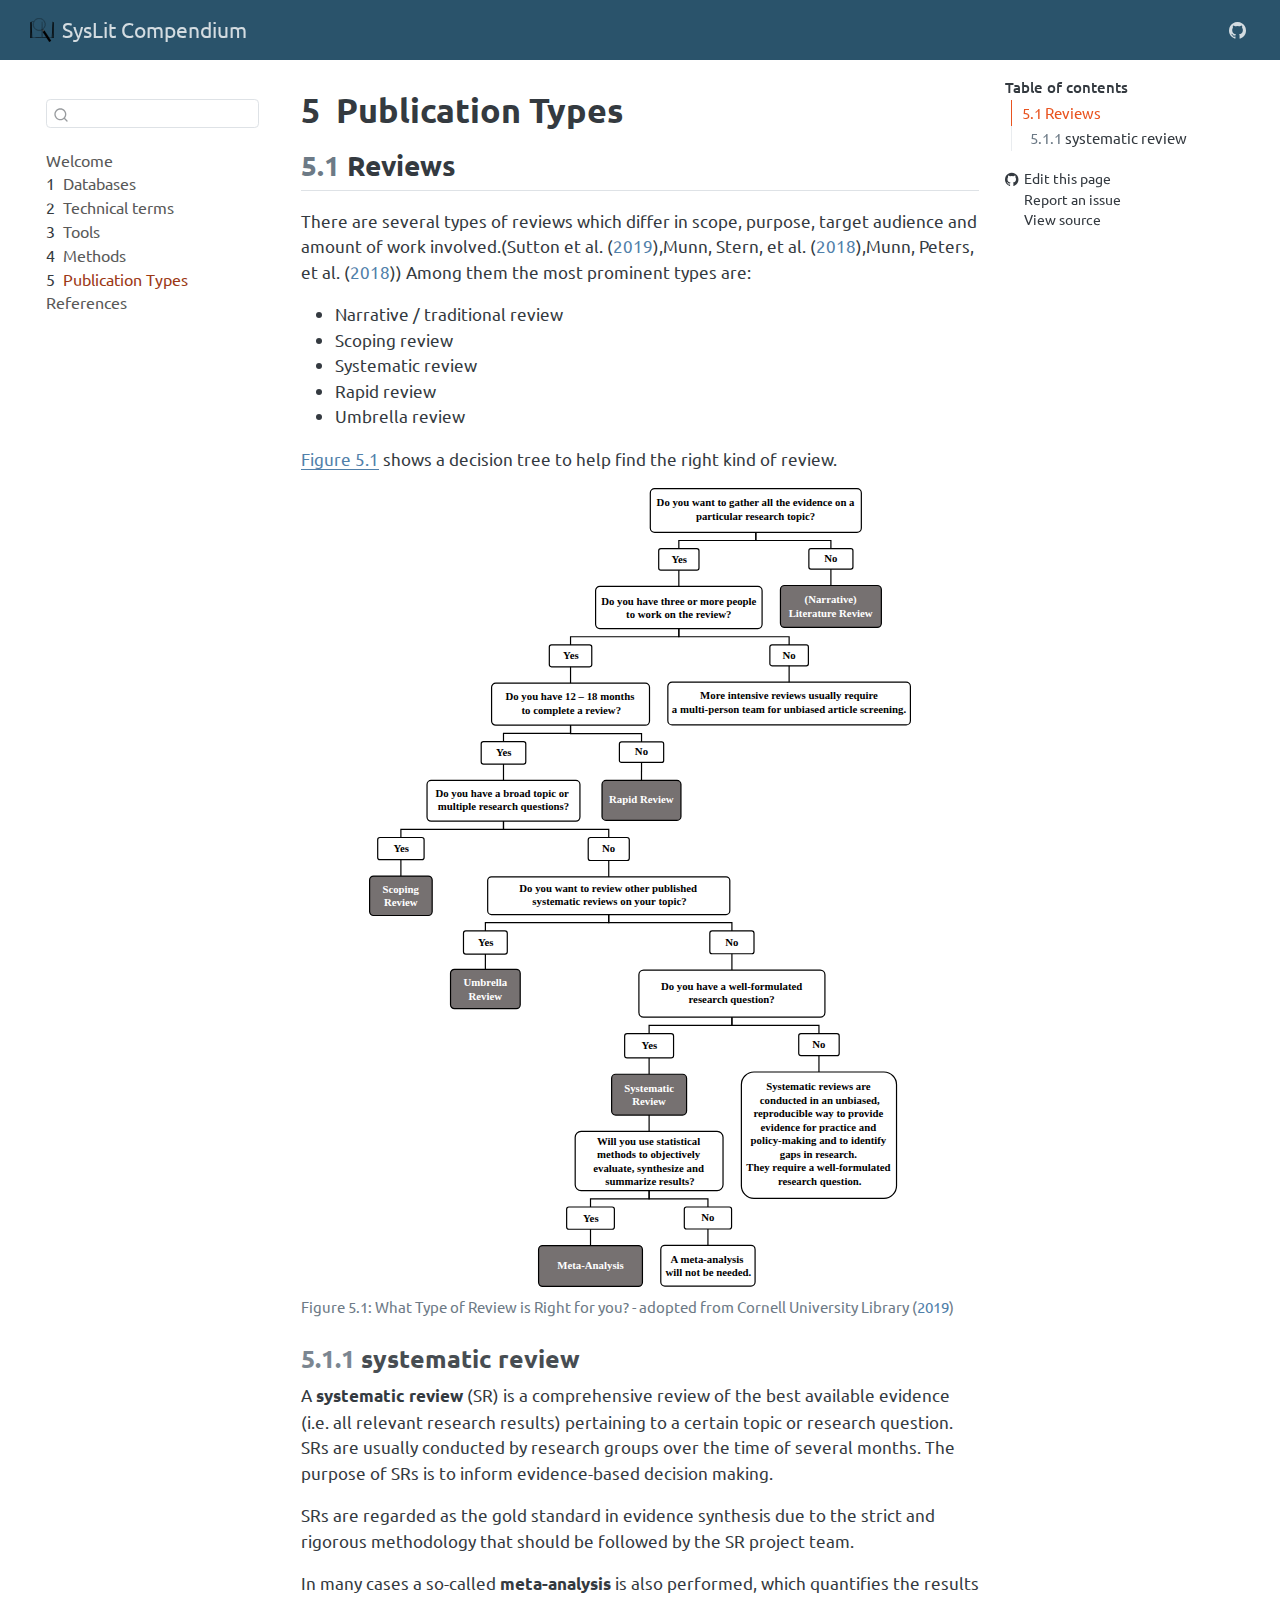
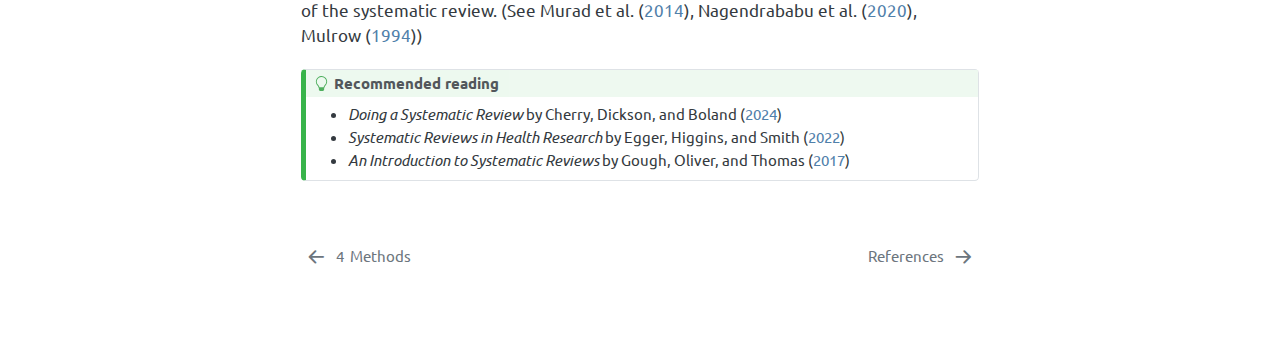
<file: docs/publicationtypes.html>
<!DOCTYPE html>
<html xmlns="http://www.w3.org/1999/xhtml" lang="en" xml:lang="en"><head>

<meta charset="utf-8">
<meta name="generator" content="quarto-1.5.55">

<meta name="viewport" content="width=device-width, initial-scale=1.0, user-scalable=yes">

<meta name="description" content="A compendium for systematic literature searching">

<title>5&nbsp; Publication Types – SysLit Compendium</title>
<style>
code{white-space: pre-wrap;}
span.smallcaps{font-variant: small-caps;}
div.columns{display: flex; gap: min(4vw, 1.5em);}
div.column{flex: auto; overflow-x: auto;}
div.hanging-indent{margin-left: 1.5em; text-indent: -1.5em;}
ul.task-list{list-style: none;}
ul.task-list li input[type="checkbox"] {
  width: 0.8em;
  margin: 0 0.8em 0.2em -1em; /* quarto-specific, see https://github.com/quarto-dev/quarto-cli/issues/4556 */ 
  vertical-align: middle;
}
/* CSS for citations */
div.csl-bib-body { }
div.csl-entry {
  clear: both;
  margin-bottom: 0em;
}
.hanging-indent div.csl-entry {
  margin-left:2em;
  text-indent:-2em;
}
div.csl-left-margin {
  min-width:2em;
  float:left;
}
div.csl-right-inline {
  margin-left:2em;
  padding-left:1em;
}
div.csl-indent {
  margin-left: 2em;
}</style>


<script src="site_libs/quarto-nav/quarto-nav.js"></script>
<script src="site_libs/quarto-nav/headroom.min.js"></script>
<script src="site_libs/clipboard/clipboard.min.js"></script>
<script src="site_libs/quarto-search/autocomplete.umd.js"></script>
<script src="site_libs/quarto-search/fuse.min.js"></script>
<script src="site_libs/quarto-search/quarto-search.js"></script>
<meta name="quarto:offset" content="./">
<link href="./references.html" rel="next">
<link href="./methods.html" rel="prev">
<script src="site_libs/quarto-html/quarto.js"></script>
<script src="site_libs/quarto-html/popper.min.js"></script>
<script src="site_libs/quarto-html/tippy.umd.min.js"></script>
<script src="site_libs/quarto-html/anchor.min.js"></script>
<link href="site_libs/quarto-html/tippy.css" rel="stylesheet">
<link href="site_libs/quarto-html/quarto-syntax-highlighting.css" rel="stylesheet" id="quarto-text-highlighting-styles">
<script src="site_libs/bootstrap/bootstrap.min.js"></script>
<link href="site_libs/bootstrap/bootstrap-icons.css" rel="stylesheet">
<link href="site_libs/bootstrap/bootstrap.min.css" rel="stylesheet" id="quarto-bootstrap" data-mode="light">
<script id="quarto-search-options" type="application/json">{
  "location": "sidebar",
  "copy-button": false,
  "collapse-after": 3,
  "panel-placement": "start",
  "type": "textbox",
  "limit": 50,
  "keyboard-shortcut": [
    "f",
    "/",
    "s"
  ],
  "language": {
    "search-no-results-text": "No results",
    "search-matching-documents-text": "matching documents",
    "search-copy-link-title": "Copy link to search",
    "search-hide-matches-text": "Hide additional matches",
    "search-more-match-text": "more match in this document",
    "search-more-matches-text": "more matches in this document",
    "search-clear-button-title": "Clear",
    "search-text-placeholder": "",
    "search-detached-cancel-button-title": "Cancel",
    "search-submit-button-title": "Submit",
    "search-label": "Search"
  }
}</script>


</head>

<body class="nav-sidebar floating nav-fixed">

<div id="quarto-search-results"></div>
  <header id="quarto-header" class="headroom fixed-top">
    <nav class="navbar navbar-expand-lg " data-bs-theme="dark">
      <div class="navbar-container container-fluid">
      <div class="navbar-brand-container mx-auto">
    <a href="./index.html" class="navbar-brand navbar-brand-logo">
    <img src="././fig/logo_small.svg" alt="" class="navbar-logo">
    </a>
    <a class="navbar-brand" href="./index.html">
    <span class="navbar-title">SysLit Compendium</span>
    </a>
  </div>
        <div class="quarto-navbar-tools tools-end">
    <a href="https://www.github.com/Maelphes/syslitcom" title="Source Code" class="quarto-navigation-tool px-1" aria-label="Source Code"><i class="bi bi-github"></i></a>
</div>
      </div> <!-- /container-fluid -->
    </nav>
  <nav class="quarto-secondary-nav">
    <div class="container-fluid d-flex">
      <button type="button" class="quarto-btn-toggle btn" data-bs-toggle="collapse" role="button" data-bs-target=".quarto-sidebar-collapse-item" aria-controls="quarto-sidebar" aria-expanded="false" aria-label="Toggle sidebar navigation" onclick="if (window.quartoToggleHeadroom) { window.quartoToggleHeadroom(); }">
        <i class="bi bi-layout-text-sidebar-reverse"></i>
      </button>
        <nav class="quarto-page-breadcrumbs" aria-label="breadcrumb"><ol class="breadcrumb"><li class="breadcrumb-item"><a href="./publicationtypes.html"><span class="chapter-number">5</span>&nbsp; <span class="chapter-title">Publication Types</span></a></li></ol></nav>
        <a class="flex-grow-1" role="navigation" data-bs-toggle="collapse" data-bs-target=".quarto-sidebar-collapse-item" aria-controls="quarto-sidebar" aria-expanded="false" aria-label="Toggle sidebar navigation" onclick="if (window.quartoToggleHeadroom) { window.quartoToggleHeadroom(); }">      
        </a>
      <button type="button" class="btn quarto-search-button" aria-label="Search" onclick="window.quartoOpenSearch();">
        <i class="bi bi-search"></i>
      </button>
    </div>
  </nav>
</header>
<!-- content -->
<div id="quarto-content" class="quarto-container page-columns page-rows-contents page-layout-article page-navbar">
<!-- sidebar -->
  <nav id="quarto-sidebar" class="sidebar collapse collapse-horizontal quarto-sidebar-collapse-item sidebar-navigation floating overflow-auto">
        <div class="mt-2 flex-shrink-0 align-items-center">
        <div class="sidebar-search">
        <div id="quarto-search" class="" title="Search"></div>
        </div>
        </div>
    <div class="sidebar-menu-container"> 
    <ul class="list-unstyled mt-1">
        <li class="sidebar-item">
  <div class="sidebar-item-container"> 
  <a href="./index.html" class="sidebar-item-text sidebar-link">
 <span class="menu-text">Welcome</span></a>
  </div>
</li>
        <li class="sidebar-item">
  <div class="sidebar-item-container"> 
  <a href="./databases.html" class="sidebar-item-text sidebar-link">
 <span class="menu-text"><span class="chapter-number">1</span>&nbsp; <span class="chapter-title">Databases</span></span></a>
  </div>
</li>
        <li class="sidebar-item">
  <div class="sidebar-item-container"> 
  <a href="./technicalterms.html" class="sidebar-item-text sidebar-link">
 <span class="menu-text"><span class="chapter-number">2</span>&nbsp; <span class="chapter-title">Technical terms</span></span></a>
  </div>
</li>
        <li class="sidebar-item">
  <div class="sidebar-item-container"> 
  <a href="./tools.html" class="sidebar-item-text sidebar-link">
 <span class="menu-text"><span class="chapter-number">3</span>&nbsp; <span class="chapter-title">Tools</span></span></a>
  </div>
</li>
        <li class="sidebar-item">
  <div class="sidebar-item-container"> 
  <a href="./methods.html" class="sidebar-item-text sidebar-link">
 <span class="menu-text"><span class="chapter-number">4</span>&nbsp; <span class="chapter-title">Methods</span></span></a>
  </div>
</li>
        <li class="sidebar-item">
  <div class="sidebar-item-container"> 
  <a href="./publicationtypes.html" class="sidebar-item-text sidebar-link active">
 <span class="menu-text"><span class="chapter-number">5</span>&nbsp; <span class="chapter-title">Publication Types</span></span></a>
  </div>
</li>
        <li class="sidebar-item">
  <div class="sidebar-item-container"> 
  <a href="./references.html" class="sidebar-item-text sidebar-link">
 <span class="menu-text">References</span></a>
  </div>
</li>
    </ul>
    </div>
</nav>
<div id="quarto-sidebar-glass" class="quarto-sidebar-collapse-item" data-bs-toggle="collapse" data-bs-target=".quarto-sidebar-collapse-item"></div>
<!-- margin-sidebar -->
    <div id="quarto-margin-sidebar" class="sidebar margin-sidebar">
        <nav id="TOC" role="doc-toc" class="toc-active">
    <h2 id="toc-title">Table of contents</h2>
   
  <ul>
  <li><a href="#sec-review" id="toc-sec-review" class="nav-link active" data-scroll-target="#sec-review"><span class="header-section-number">5.1</span> Reviews</a>
  <ul class="collapse">
  <li><a href="#sec-sysrev" id="toc-sec-sysrev" class="nav-link" data-scroll-target="#sec-sysrev"><span class="header-section-number">5.1.1</span> systematic review</a></li>
  </ul></li>
  </ul>
<div class="toc-actions"><ul><li><a href="https://www.github.com/Maelphes/syslitcom/edit/gh-pages/publicationtypes.qmd" class="toc-action"><i class="bi bi-github"></i>Edit this page</a></li><li><a href="https://www.github.com/Maelphes/syslitcom/issues/new" class="toc-action"><i class="bi empty"></i>Report an issue</a></li><li><a href="https://www.github.com/Maelphes/syslitcom/blob/gh-pages/publicationtypes.qmd" class="toc-action"><i class="bi empty"></i>View source</a></li></ul></div></nav>
    </div>
<!-- main -->
<main class="content" id="quarto-document-content">

<header id="title-block-header" class="quarto-title-block default">
<div class="quarto-title">
<h1 class="title"><span class="chapter-number">5</span>&nbsp; <span class="chapter-title">Publication Types</span></h1>
</div>



<div class="quarto-title-meta">

    
  
    
  </div>
  


</header>


<section id="sec-review" class="level2" data-number="5.1">
<h2 data-number="5.1" class="anchored" data-anchor-id="sec-review"><span class="header-section-number">5.1</span> Reviews</h2>
<p>There are several types of reviews which differ in scope, purpose, target audience and amount of work involved.(<span class="citation" data-cites="Sutton2019">Sutton et al. (<a href="references.html#ref-Sutton2019" role="doc-biblioref">2019</a>)</span>,<span class="citation" data-cites="Munn2018a">Munn, Stern, et al. (<a href="references.html#ref-Munn2018a" role="doc-biblioref">2018</a>)</span>,<span class="citation" data-cites="Munn2018">Munn, Peters, et al. (<a href="references.html#ref-Munn2018" role="doc-biblioref">2018</a>)</span>) Among them the most prominent types are:</p>
<ul>
<li>Narrative / traditional review</li>
<li>Scoping review</li>
<li>Systematic review</li>
<li>Rapid review</li>
<li>Umbrella review</li>
</ul>
<p><a href="#fig-decisiontree" class="quarto-xref">Figure&nbsp;<span>5.1</span></a> shows a decision tree to help find the right kind of review.</p>
<div id="fig-decisiontree" class="quarto-float quarto-figure quarto-figure-center anchored">
<figure class="quarto-float quarto-float-fig figure">
<div aria-describedby="fig-decisiontree-caption-0ceaefa1-69ba-4598-a22c-09a6ac19f8ca">
<img src="./fig/decisiontree.svg" class="img-fluid figure-img" style="width:80.0%">
</div>
<figcaption class="quarto-float-caption-bottom quarto-float-caption quarto-float-fig" id="fig-decisiontree-caption-0ceaefa1-69ba-4598-a22c-09a6ac19f8ca">
Figure&nbsp;5.1: What Type of Review is Right for you? - adopted from <span class="citation" data-cites="cornell2021">Cornell University Library (<a href="references.html#ref-cornell2021" role="doc-biblioref">2019</a>)</span>
</figcaption>
</figure>
</div>
<section id="sec-sysrev" class="level3" data-number="5.1.1">
<h3 data-number="5.1.1" class="anchored" data-anchor-id="sec-sysrev"><span class="header-section-number">5.1.1</span> systematic review</h3>
<p>A <strong>systematic review</strong> (SR) is a comprehensive review of the best available evidence (i.e.&nbsp;all relevant research results) pertaining to a certain topic or research question. SRs are usually conducted by research groups over the time of several months. The purpose of SRs is to inform evidence-based decision making.</p>
<p>SRs are regarded as the gold standard in evidence synthesis due to the strict and rigorous methodology that should be followed by the SR project team.</p>
<p>In many cases a so-called <strong>meta-analysis</strong> is also performed, which quantifies the results of the systematic review. (See <span class="citation" data-cites="Murad2014">Murad et al. (<a href="references.html#ref-Murad2014" role="doc-biblioref">2014</a>)</span>, <span class="citation" data-cites="Nagendrababu2020">Nagendrababu et al. (<a href="references.html#ref-Nagendrababu2020" role="doc-biblioref">2020</a>)</span>, <span class="citation" data-cites="Mulrow1994">Mulrow (<a href="references.html#ref-Mulrow1994" role="doc-biblioref">1994</a>)</span>)</p>
<div class="callout callout-style-default callout-tip callout-titled" title="Recommended reading">
<div class="callout-header d-flex align-content-center">
<div class="callout-icon-container">
<i class="callout-icon"></i>
</div>
<div class="callout-title-container flex-fill">
Recommended reading
</div>
</div>
<div class="callout-body-container callout-body">
<ul>
<li><em>Doing a Systematic Review</em> by <span class="citation" data-cites="Cherry2024">Cherry, Dickson, and Boland (<a href="references.html#ref-Cherry2024" role="doc-biblioref">2024</a>)</span><br>
</li>
<li><em>Systematic Reviews in Health Research</em> by <span class="citation" data-cites="Egger2022">Egger, Higgins, and Smith (<a href="references.html#ref-Egger2022" role="doc-biblioref">2022</a>)</span><br>
</li>
<li><em>An Introduction to Systematic Reviews</em> by <span class="citation" data-cites="Gough2017">Gough, Oliver, and Thomas (<a href="references.html#ref-Gough2017" role="doc-biblioref">2017</a>)</span></li>
</ul>
</div>
</div>


<div id="refs" class="references csl-bib-body hanging-indent" data-entry-spacing="0" role="list" style="display: none">
<div id="ref-Cherry2024" class="csl-entry" role="listitem">
Cherry, M. Gemma, Rumona Dickson, and Angela Boland, eds. 2024. <em><span class="nocase">Doing a Systematic Review - A Student’s Guide</span></em>. 3rd ed. London: Sage. <a href="https://swisscovery.slsp.ch/permalink/41SLSP_UBE/17e6d97/alma99117483595305511">https://swisscovery.slsp.ch/permalink/41SLSP_UBE/17e6d97/alma99117483595305511</a>.
</div>
<div id="ref-cornell2021" class="csl-entry" role="listitem">
Cornell University Library. 2019. <span>“<span class="nocase">What Type of Review is Right for You?</span>”</span> Online. <a href="https://guides.library.cornell.edu/evidence-synthesis/service">https://guides.library.cornell.edu/evidence-synthesis/service</a>.
</div>
<div id="ref-Egger2022" class="csl-entry" role="listitem">
Egger, Matthias, Julian P. T. Higgins, and George Davey Smith, eds. 2022. <em><span class="nocase">Systematic Reviews in Health Research: Meta-Analysis in Context</span></em>. John Wiley &amp; Sons, Ltd. <a href="https://doi.org/10.1002/9781119099369">https://doi.org/10.1002/9781119099369</a>.
</div>
<div id="ref-Gough2017" class="csl-entry" role="listitem">
Gough, David, Sandy Oliver, and James Thomas. 2017. <em><span class="nocase">An Introduction to Systematic Reviews</span></em>. Second. London: SAGE Publications.
</div>
<div id="ref-Mulrow1994" class="csl-entry" role="listitem">
Mulrow, Cynthia D. 1994. <span>“<span>Rationale For Systematic Reviews</span>.”</span> <em>BMJ</em> 309 (6954): 597–99. <a href="http://www.jstor.org/stable/29724645">http://www.jstor.org/stable/29724645</a>.
</div>
<div id="ref-Munn2018" class="csl-entry" role="listitem">
Munn, Z., M. D. J. Peters, C. Stern, C. Tufanaru, A. McArthur, and E. Aromataris. 2018. <span>“Systematic Review or Scoping Review? Guidance for Authors When Choosing Between a Systematic or Scoping Review Approach.”</span> Journal Article. <em>BMC Med Res Methodol</em> 18 (1): 143. <a href="https://doi.org/10.1186/s12874-018-0611-x">https://doi.org/10.1186/s12874-018-0611-x</a>.
</div>
<div id="ref-Munn2018a" class="csl-entry" role="listitem">
Munn, Z., C. Stern, E. Aromataris, C. Lockwood, and Z. Jordan. 2018. <span>“<span class="nocase">What kind of systematic review should I conduct? A proposed typology and guidance for systematic reviewers in the medical and health sciences</span>.”</span> Journal Article. <em>BMC Med Res Methodol</em> 18 (1): 5. <a href="https://doi.org/10.1186/s12874-017-0468-4">https://doi.org/10.1186/s12874-017-0468-4</a>.
</div>
<div id="ref-Murad2014" class="csl-entry" role="listitem">
Murad, Mohammad Hassan, Victor M. Montori, John P. A. Ioannidis, Roman Jaeschke, P. J. Devereaux, Kameshwar Prasad, Ignacio Neumann, et al. 2014. <span>“<span class="nocase">How to Read a Systematic Review and Meta-analysis and Apply the Results to Patient Care: Users’ Guides to the Medical Literature</span>.”</span> <em>JAMA</em> 312 (2): 171–79. <a href="https://doi.org/10.1001/jama.2014.5559">https://doi.org/10.1001/jama.2014.5559</a>.
</div>
<div id="ref-Nagendrababu2020" class="csl-entry" role="listitem">
Nagendrababu, V., P. Dilokthornsakul, P. Jinatongthai, S. K. Veettil, S. J. Pulikkotil, H. F. Duncan, and P. M. H. Dummer. 2020. <span>“Glossary for Systematic Reviews and Meta-Analyses.”</span> <em>Int Endod J</em> 53 (2): 232–49. <a href="https://doi.org/10.1111/iej.13217">https://doi.org/10.1111/iej.13217</a>.
</div>
<div id="ref-Sutton2019" class="csl-entry" role="listitem">
Sutton, A., M. Clowes, L. Preston, and A. Booth. 2019. <span>“Meeting the Review Family: Exploring Review Types and Associated Information Retrieval Requirements.”</span> Journal Article. <em>Health Info Libr J</em> 36 (3): 202–22. <a href="https://doi.org/10.1111/hir.12276">https://doi.org/10.1111/hir.12276</a>.
</div>
</div>
</section>
</section>

</main> <!-- /main -->
<script id="quarto-html-after-body" type="application/javascript">
window.document.addEventListener("DOMContentLoaded", function (event) {
  const toggleBodyColorMode = (bsSheetEl) => {
    const mode = bsSheetEl.getAttribute("data-mode");
    const bodyEl = window.document.querySelector("body");
    if (mode === "dark") {
      bodyEl.classList.add("quarto-dark");
      bodyEl.classList.remove("quarto-light");
    } else {
      bodyEl.classList.add("quarto-light");
      bodyEl.classList.remove("quarto-dark");
    }
  }
  const toggleBodyColorPrimary = () => {
    const bsSheetEl = window.document.querySelector("link#quarto-bootstrap");
    if (bsSheetEl) {
      toggleBodyColorMode(bsSheetEl);
    }
  }
  toggleBodyColorPrimary();  
  const icon = "";
  const anchorJS = new window.AnchorJS();
  anchorJS.options = {
    placement: 'right',
    icon: icon
  };
  anchorJS.add('.anchored');
  const isCodeAnnotation = (el) => {
    for (const clz of el.classList) {
      if (clz.startsWith('code-annotation-')) {                     
        return true;
      }
    }
    return false;
  }
  const onCopySuccess = function(e) {
    // button target
    const button = e.trigger;
    // don't keep focus
    button.blur();
    // flash "checked"
    button.classList.add('code-copy-button-checked');
    var currentTitle = button.getAttribute("title");
    button.setAttribute("title", "Copied!");
    let tooltip;
    if (window.bootstrap) {
      button.setAttribute("data-bs-toggle", "tooltip");
      button.setAttribute("data-bs-placement", "left");
      button.setAttribute("data-bs-title", "Copied!");
      tooltip = new bootstrap.Tooltip(button, 
        { trigger: "manual", 
          customClass: "code-copy-button-tooltip",
          offset: [0, -8]});
      tooltip.show();    
    }
    setTimeout(function() {
      if (tooltip) {
        tooltip.hide();
        button.removeAttribute("data-bs-title");
        button.removeAttribute("data-bs-toggle");
        button.removeAttribute("data-bs-placement");
      }
      button.setAttribute("title", currentTitle);
      button.classList.remove('code-copy-button-checked');
    }, 1000);
    // clear code selection
    e.clearSelection();
  }
  const getTextToCopy = function(trigger) {
      const codeEl = trigger.previousElementSibling.cloneNode(true);
      for (const childEl of codeEl.children) {
        if (isCodeAnnotation(childEl)) {
          childEl.remove();
        }
      }
      return codeEl.innerText;
  }
  const clipboard = new window.ClipboardJS('.code-copy-button:not([data-in-quarto-modal])', {
    text: getTextToCopy
  });
  clipboard.on('success', onCopySuccess);
  if (window.document.getElementById('quarto-embedded-source-code-modal')) {
    // For code content inside modals, clipBoardJS needs to be initialized with a container option
    // TODO: Check when it could be a function (https://github.com/zenorocha/clipboard.js/issues/860)
    const clipboardModal = new window.ClipboardJS('.code-copy-button[data-in-quarto-modal]', {
      text: getTextToCopy,
      container: window.document.getElementById('quarto-embedded-source-code-modal')
    });
    clipboardModal.on('success', onCopySuccess);
  }
    var localhostRegex = new RegExp(/^(?:http|https):\/\/localhost\:?[0-9]*\//);
    var mailtoRegex = new RegExp(/^mailto:/);
      var filterRegex = new RegExp('/' + window.location.host + '/');
    var isInternal = (href) => {
        return filterRegex.test(href) || localhostRegex.test(href) || mailtoRegex.test(href);
    }
    // Inspect non-navigation links and adorn them if external
 	var links = window.document.querySelectorAll('a[href]:not(.nav-link):not(.navbar-brand):not(.toc-action):not(.sidebar-link):not(.sidebar-item-toggle):not(.pagination-link):not(.no-external):not([aria-hidden]):not(.dropdown-item):not(.quarto-navigation-tool):not(.about-link)');
    for (var i=0; i<links.length; i++) {
      const link = links[i];
      if (!isInternal(link.href)) {
        // undo the damage that might have been done by quarto-nav.js in the case of
        // links that we want to consider external
        if (link.dataset.originalHref !== undefined) {
          link.href = link.dataset.originalHref;
        }
          // target, if specified
          link.setAttribute("target", "_blank");
          if (link.getAttribute("rel") === null) {
            link.setAttribute("rel", "noopener");
          }
      }
    }
  function tippyHover(el, contentFn, onTriggerFn, onUntriggerFn) {
    const config = {
      allowHTML: true,
      maxWidth: 500,
      delay: 100,
      arrow: false,
      appendTo: function(el) {
          return el.parentElement;
      },
      interactive: true,
      interactiveBorder: 10,
      theme: 'quarto',
      placement: 'bottom-start',
    };
    if (contentFn) {
      config.content = contentFn;
    }
    if (onTriggerFn) {
      config.onTrigger = onTriggerFn;
    }
    if (onUntriggerFn) {
      config.onUntrigger = onUntriggerFn;
    }
    window.tippy(el, config); 
  }
  const noterefs = window.document.querySelectorAll('a[role="doc-noteref"]');
  for (var i=0; i<noterefs.length; i++) {
    const ref = noterefs[i];
    tippyHover(ref, function() {
      // use id or data attribute instead here
      let href = ref.getAttribute('data-footnote-href') || ref.getAttribute('href');
      try { href = new URL(href).hash; } catch {}
      const id = href.replace(/^#\/?/, "");
      const note = window.document.getElementById(id);
      if (note) {
        return note.innerHTML;
      } else {
        return "";
      }
    });
  }
  const xrefs = window.document.querySelectorAll('a.quarto-xref');
  const processXRef = (id, note) => {
    // Strip column container classes
    const stripColumnClz = (el) => {
      el.classList.remove("page-full", "page-columns");
      if (el.children) {
        for (const child of el.children) {
          stripColumnClz(child);
        }
      }
    }
    stripColumnClz(note)
    if (id === null || id.startsWith('sec-')) {
      // Special case sections, only their first couple elements
      const container = document.createElement("div");
      if (note.children && note.children.length > 2) {
        container.appendChild(note.children[0].cloneNode(true));
        for (let i = 1; i < note.children.length; i++) {
          const child = note.children[i];
          if (child.tagName === "P" && child.innerText === "") {
            continue;
          } else {
            container.appendChild(child.cloneNode(true));
            break;
          }
        }
        if (window.Quarto?.typesetMath) {
          window.Quarto.typesetMath(container);
        }
        return container.innerHTML
      } else {
        if (window.Quarto?.typesetMath) {
          window.Quarto.typesetMath(note);
        }
        return note.innerHTML;
      }
    } else {
      // Remove any anchor links if they are present
      const anchorLink = note.querySelector('a.anchorjs-link');
      if (anchorLink) {
        anchorLink.remove();
      }
      if (window.Quarto?.typesetMath) {
        window.Quarto.typesetMath(note);
      }
      // TODO in 1.5, we should make sure this works without a callout special case
      if (note.classList.contains("callout")) {
        return note.outerHTML;
      } else {
        return note.innerHTML;
      }
    }
  }
  for (var i=0; i<xrefs.length; i++) {
    const xref = xrefs[i];
    tippyHover(xref, undefined, function(instance) {
      instance.disable();
      let url = xref.getAttribute('href');
      let hash = undefined; 
      if (url.startsWith('#')) {
        hash = url;
      } else {
        try { hash = new URL(url).hash; } catch {}
      }
      if (hash) {
        const id = hash.replace(/^#\/?/, "");
        const note = window.document.getElementById(id);
        if (note !== null) {
          try {
            const html = processXRef(id, note.cloneNode(true));
            instance.setContent(html);
          } finally {
            instance.enable();
            instance.show();
          }
        } else {
          // See if we can fetch this
          fetch(url.split('#')[0])
          .then(res => res.text())
          .then(html => {
            const parser = new DOMParser();
            const htmlDoc = parser.parseFromString(html, "text/html");
            const note = htmlDoc.getElementById(id);
            if (note !== null) {
              const html = processXRef(id, note);
              instance.setContent(html);
            } 
          }).finally(() => {
            instance.enable();
            instance.show();
          });
        }
      } else {
        // See if we can fetch a full url (with no hash to target)
        // This is a special case and we should probably do some content thinning / targeting
        fetch(url)
        .then(res => res.text())
        .then(html => {
          const parser = new DOMParser();
          const htmlDoc = parser.parseFromString(html, "text/html");
          const note = htmlDoc.querySelector('main.content');
          if (note !== null) {
            // This should only happen for chapter cross references
            // (since there is no id in the URL)
            // remove the first header
            if (note.children.length > 0 && note.children[0].tagName === "HEADER") {
              note.children[0].remove();
            }
            const html = processXRef(null, note);
            instance.setContent(html);
          } 
        }).finally(() => {
          instance.enable();
          instance.show();
        });
      }
    }, function(instance) {
    });
  }
      let selectedAnnoteEl;
      const selectorForAnnotation = ( cell, annotation) => {
        let cellAttr = 'data-code-cell="' + cell + '"';
        let lineAttr = 'data-code-annotation="' +  annotation + '"';
        const selector = 'span[' + cellAttr + '][' + lineAttr + ']';
        return selector;
      }
      const selectCodeLines = (annoteEl) => {
        const doc = window.document;
        const targetCell = annoteEl.getAttribute("data-target-cell");
        const targetAnnotation = annoteEl.getAttribute("data-target-annotation");
        const annoteSpan = window.document.querySelector(selectorForAnnotation(targetCell, targetAnnotation));
        const lines = annoteSpan.getAttribute("data-code-lines").split(",");
        const lineIds = lines.map((line) => {
          return targetCell + "-" + line;
        })
        let top = null;
        let height = null;
        let parent = null;
        if (lineIds.length > 0) {
            //compute the position of the single el (top and bottom and make a div)
            const el = window.document.getElementById(lineIds[0]);
            top = el.offsetTop;
            height = el.offsetHeight;
            parent = el.parentElement.parentElement;
          if (lineIds.length > 1) {
            const lastEl = window.document.getElementById(lineIds[lineIds.length - 1]);
            const bottom = lastEl.offsetTop + lastEl.offsetHeight;
            height = bottom - top;
          }
          if (top !== null && height !== null && parent !== null) {
            // cook up a div (if necessary) and position it 
            let div = window.document.getElementById("code-annotation-line-highlight");
            if (div === null) {
              div = window.document.createElement("div");
              div.setAttribute("id", "code-annotation-line-highlight");
              div.style.position = 'absolute';
              parent.appendChild(div);
            }
            div.style.top = top - 2 + "px";
            div.style.height = height + 4 + "px";
            div.style.left = 0;
            let gutterDiv = window.document.getElementById("code-annotation-line-highlight-gutter");
            if (gutterDiv === null) {
              gutterDiv = window.document.createElement("div");
              gutterDiv.setAttribute("id", "code-annotation-line-highlight-gutter");
              gutterDiv.style.position = 'absolute';
              const codeCell = window.document.getElementById(targetCell);
              const gutter = codeCell.querySelector('.code-annotation-gutter');
              gutter.appendChild(gutterDiv);
            }
            gutterDiv.style.top = top - 2 + "px";
            gutterDiv.style.height = height + 4 + "px";
          }
          selectedAnnoteEl = annoteEl;
        }
      };
      const unselectCodeLines = () => {
        const elementsIds = ["code-annotation-line-highlight", "code-annotation-line-highlight-gutter"];
        elementsIds.forEach((elId) => {
          const div = window.document.getElementById(elId);
          if (div) {
            div.remove();
          }
        });
        selectedAnnoteEl = undefined;
      };
        // Handle positioning of the toggle
    window.addEventListener(
      "resize",
      throttle(() => {
        elRect = undefined;
        if (selectedAnnoteEl) {
          selectCodeLines(selectedAnnoteEl);
        }
      }, 10)
    );
    function throttle(fn, ms) {
    let throttle = false;
    let timer;
      return (...args) => {
        if(!throttle) { // first call gets through
            fn.apply(this, args);
            throttle = true;
        } else { // all the others get throttled
            if(timer) clearTimeout(timer); // cancel #2
            timer = setTimeout(() => {
              fn.apply(this, args);
              timer = throttle = false;
            }, ms);
        }
      };
    }
      // Attach click handler to the DT
      const annoteDls = window.document.querySelectorAll('dt[data-target-cell]');
      for (const annoteDlNode of annoteDls) {
        annoteDlNode.addEventListener('click', (event) => {
          const clickedEl = event.target;
          if (clickedEl !== selectedAnnoteEl) {
            unselectCodeLines();
            const activeEl = window.document.querySelector('dt[data-target-cell].code-annotation-active');
            if (activeEl) {
              activeEl.classList.remove('code-annotation-active');
            }
            selectCodeLines(clickedEl);
            clickedEl.classList.add('code-annotation-active');
          } else {
            // Unselect the line
            unselectCodeLines();
            clickedEl.classList.remove('code-annotation-active');
          }
        });
      }
  const findCites = (el) => {
    const parentEl = el.parentElement;
    if (parentEl) {
      const cites = parentEl.dataset.cites;
      if (cites) {
        return {
          el,
          cites: cites.split(' ')
        };
      } else {
        return findCites(el.parentElement)
      }
    } else {
      return undefined;
    }
  };
  var bibliorefs = window.document.querySelectorAll('a[role="doc-biblioref"]');
  for (var i=0; i<bibliorefs.length; i++) {
    const ref = bibliorefs[i];
    const citeInfo = findCites(ref);
    if (citeInfo) {
      tippyHover(citeInfo.el, function() {
        var popup = window.document.createElement('div');
        citeInfo.cites.forEach(function(cite) {
          var citeDiv = window.document.createElement('div');
          citeDiv.classList.add('hanging-indent');
          citeDiv.classList.add('csl-entry');
          var biblioDiv = window.document.getElementById('ref-' + cite);
          if (biblioDiv) {
            citeDiv.innerHTML = biblioDiv.innerHTML;
          }
          popup.appendChild(citeDiv);
        });
        return popup.innerHTML;
      });
    }
  }
});
</script>
<nav class="page-navigation">
  <div class="nav-page nav-page-previous">
      <a href="./methods.html" class="pagination-link" aria-label="Methods">
        <i class="bi bi-arrow-left-short"></i> <span class="nav-page-text"><span class="chapter-number">4</span>&nbsp; <span class="chapter-title">Methods</span></span>
      </a>          
  </div>
  <div class="nav-page nav-page-next">
      <a href="./references.html" class="pagination-link" aria-label="References">
        <span class="nav-page-text">References</span> <i class="bi bi-arrow-right-short"></i>
      </a>
  </div>
</nav>
</div> <!-- /content -->




<footer class="footer"><div class="nav-footer"><div class="nav-footer-center"><div class="toc-actions d-sm-block d-md-none"><ul><li><a href="https://www.github.com/Maelphes/syslitcom/edit/gh-pages/publicationtypes.qmd" class="toc-action"><i class="bi bi-github"></i>Edit this page</a></li><li><a href="https://www.github.com/Maelphes/syslitcom/issues/new" class="toc-action"><i class="bi empty"></i>Report an issue</a></li><li><a href="https://www.github.com/Maelphes/syslitcom/blob/gh-pages/publicationtypes.qmd" class="toc-action"><i class="bi empty"></i>View source</a></li></ul></div></div></div></footer></body></html>
</file>
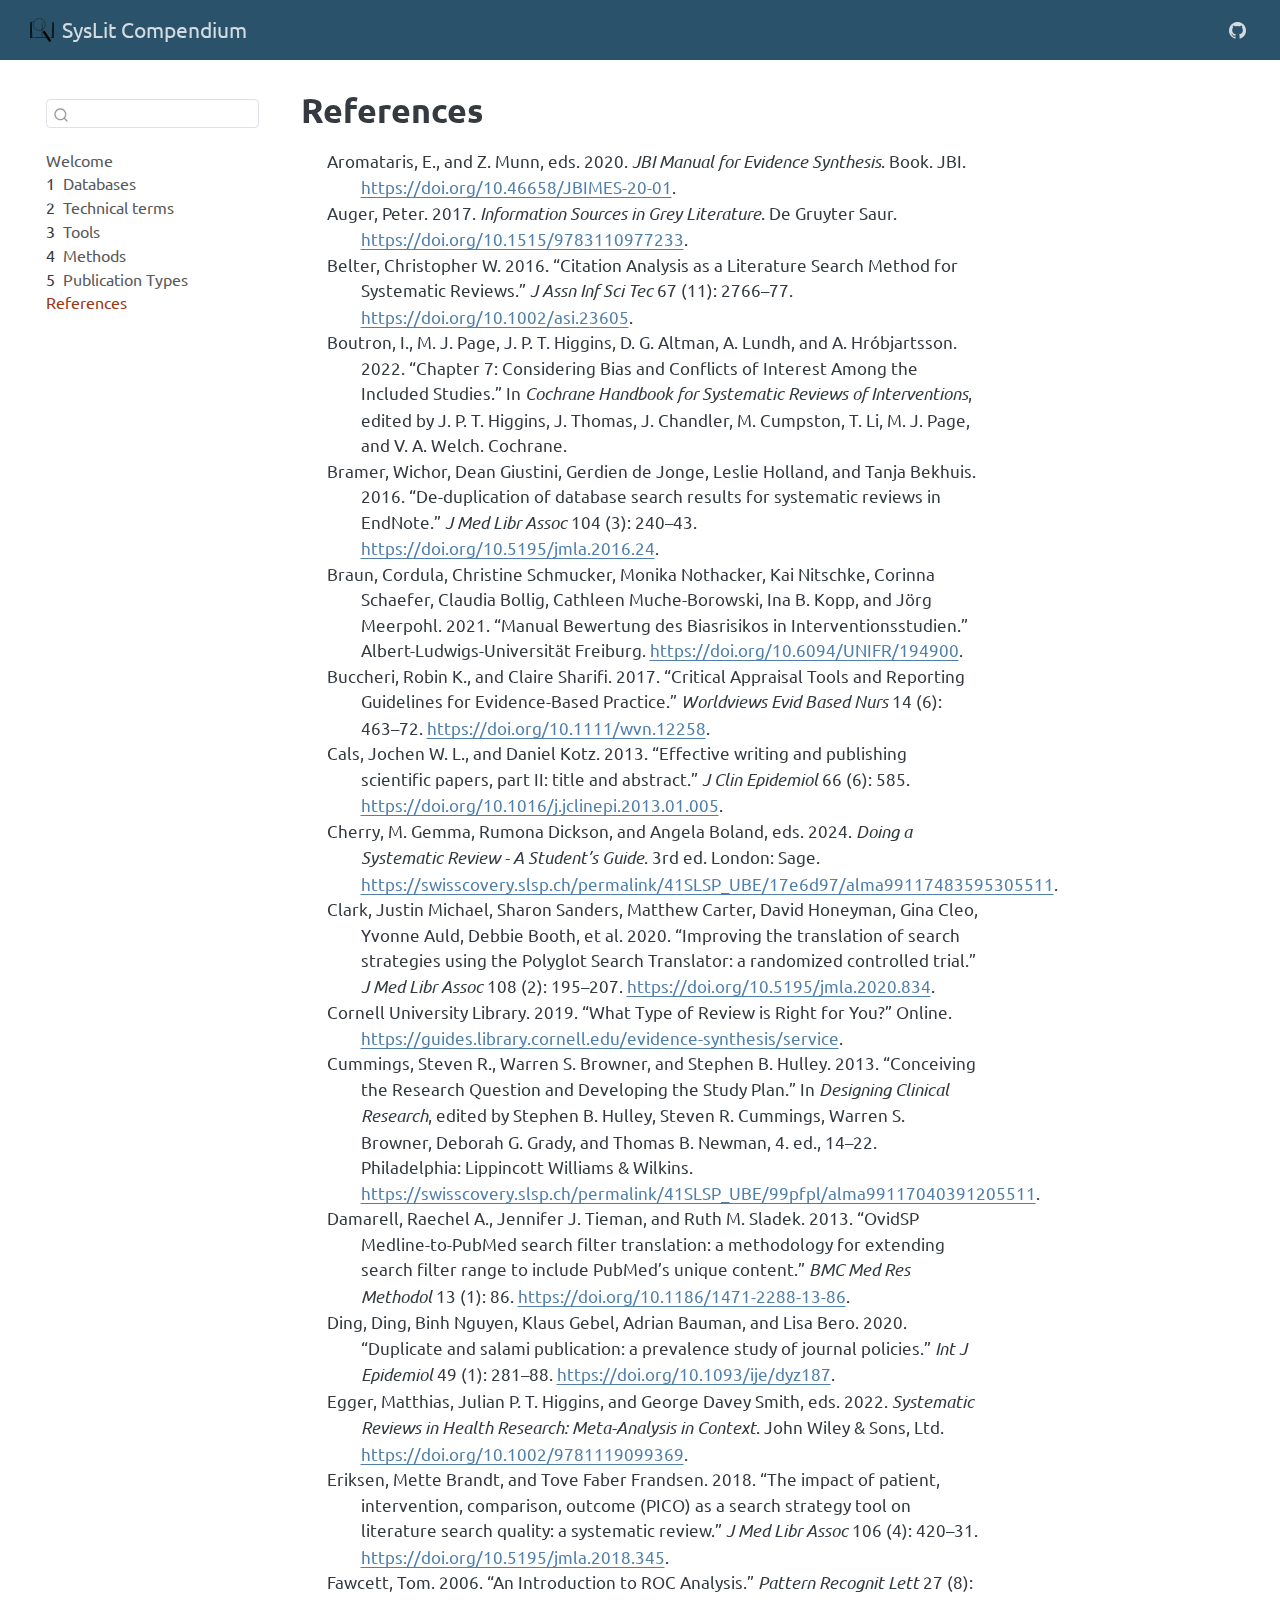
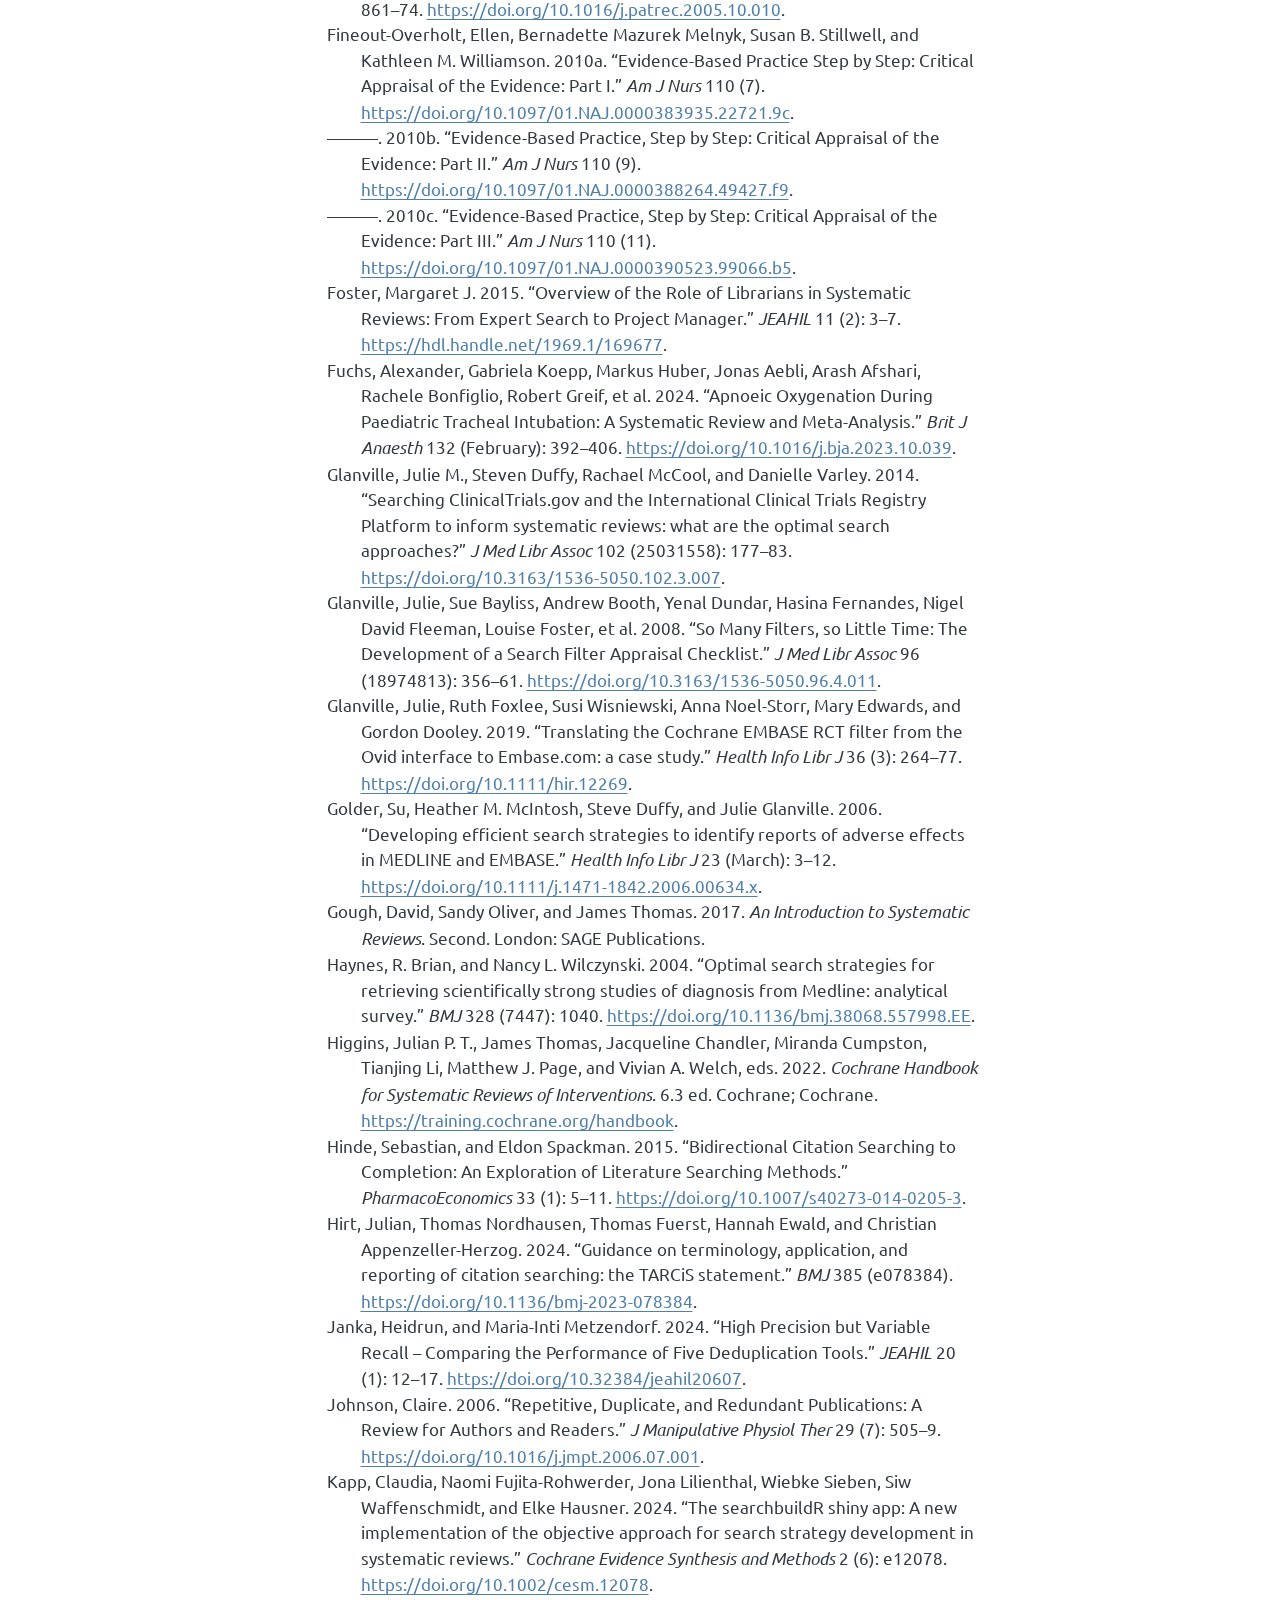
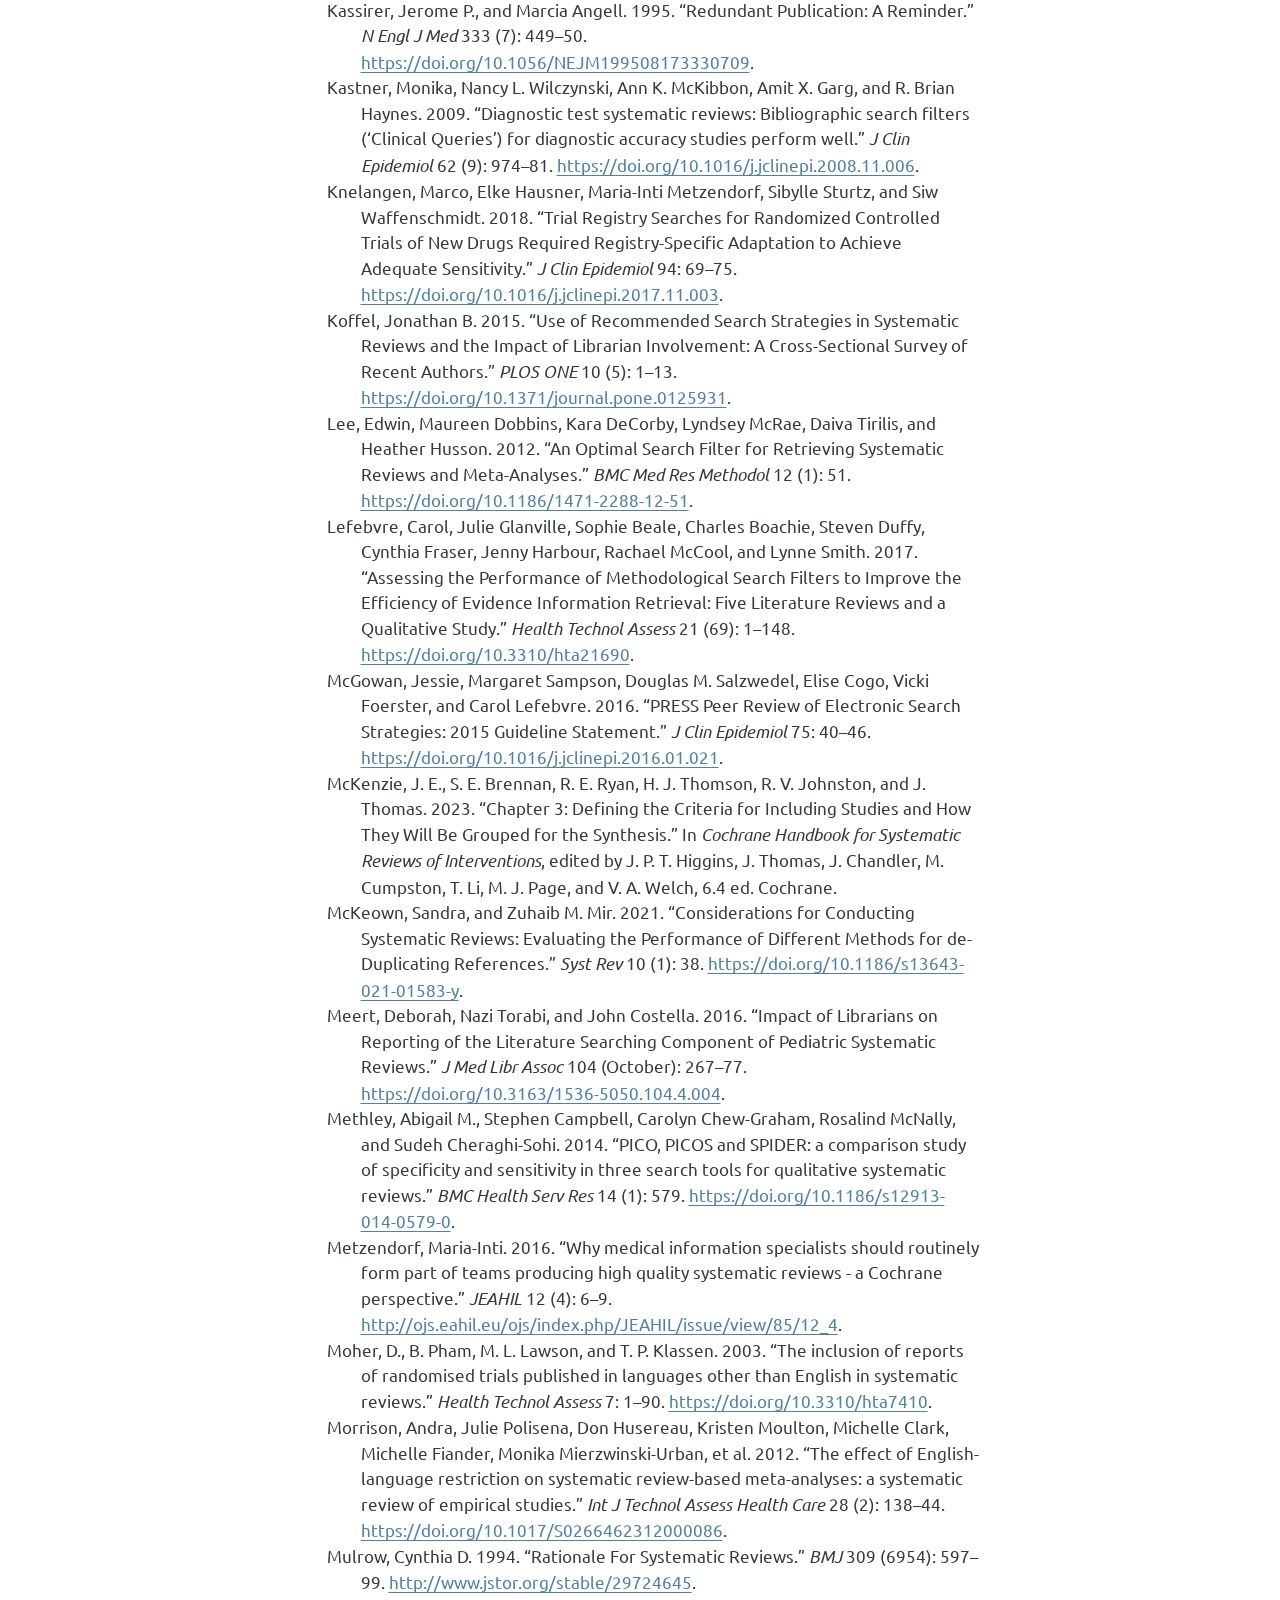
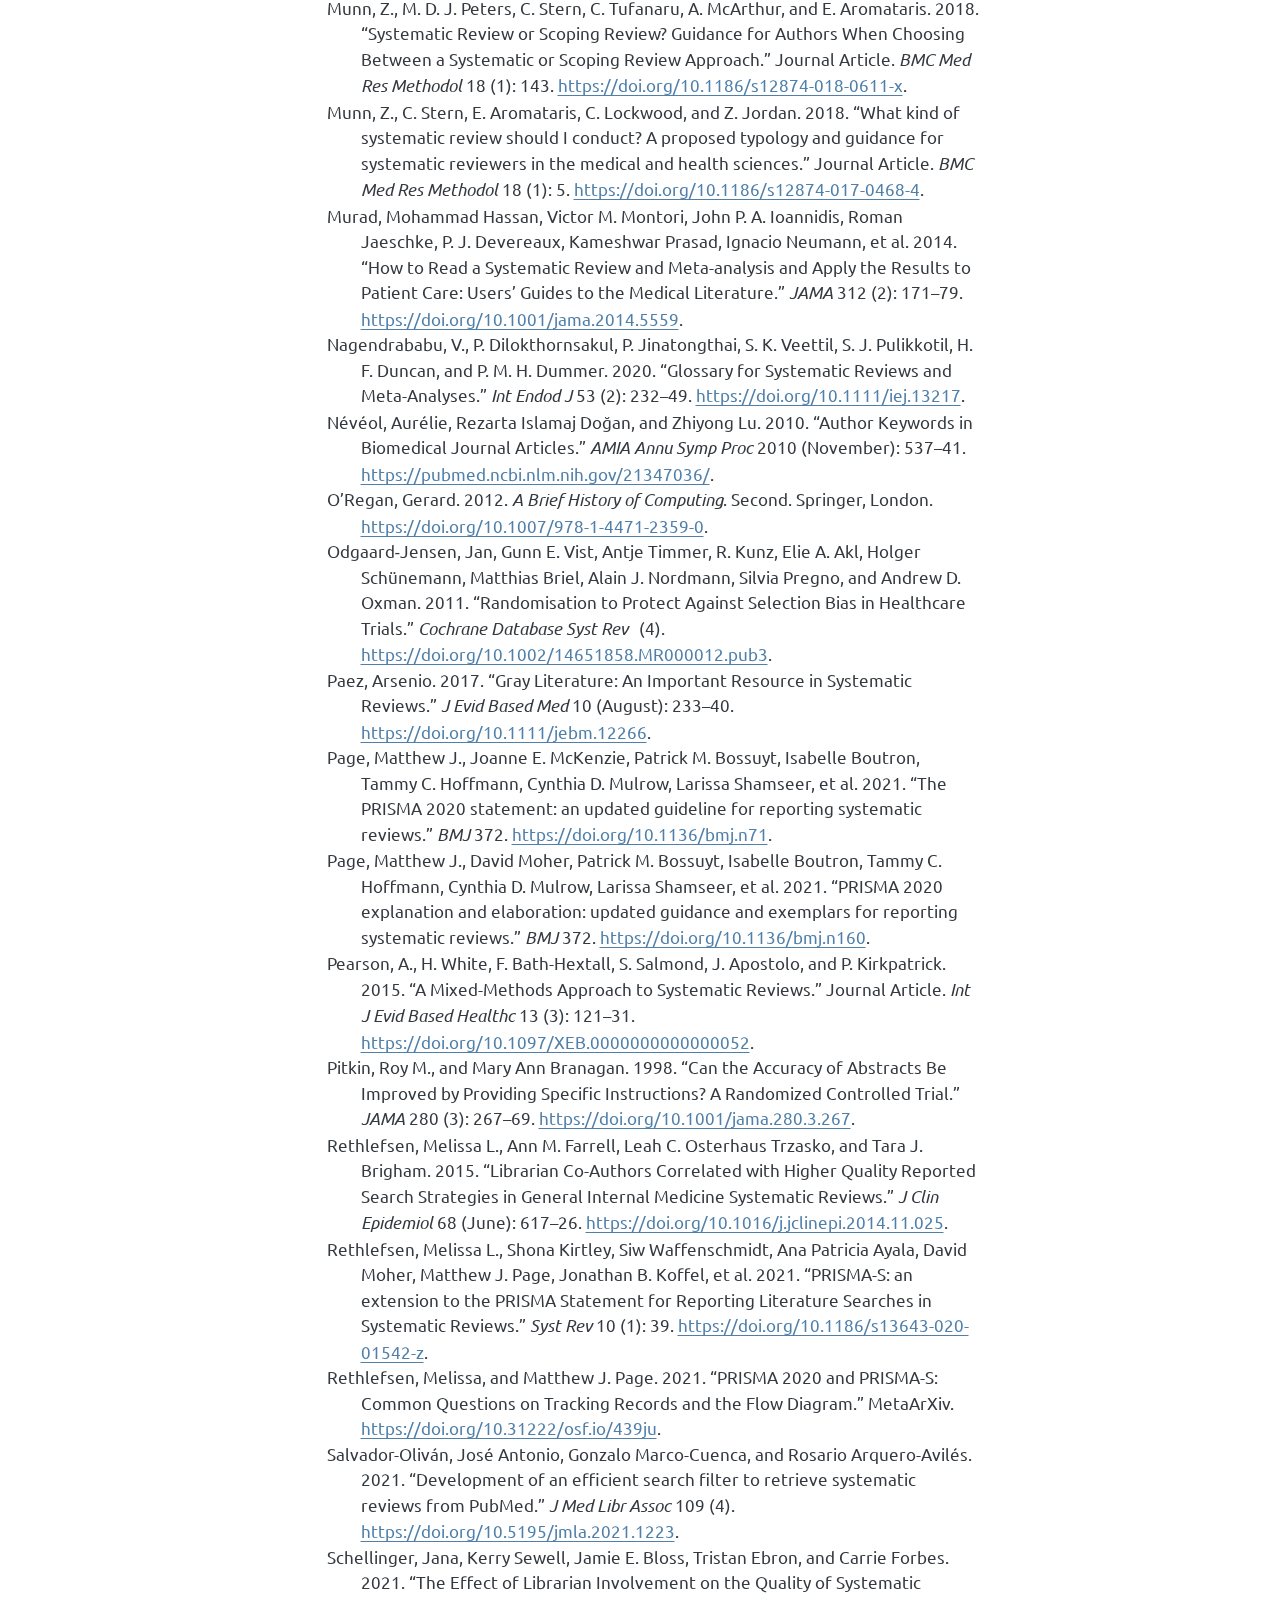
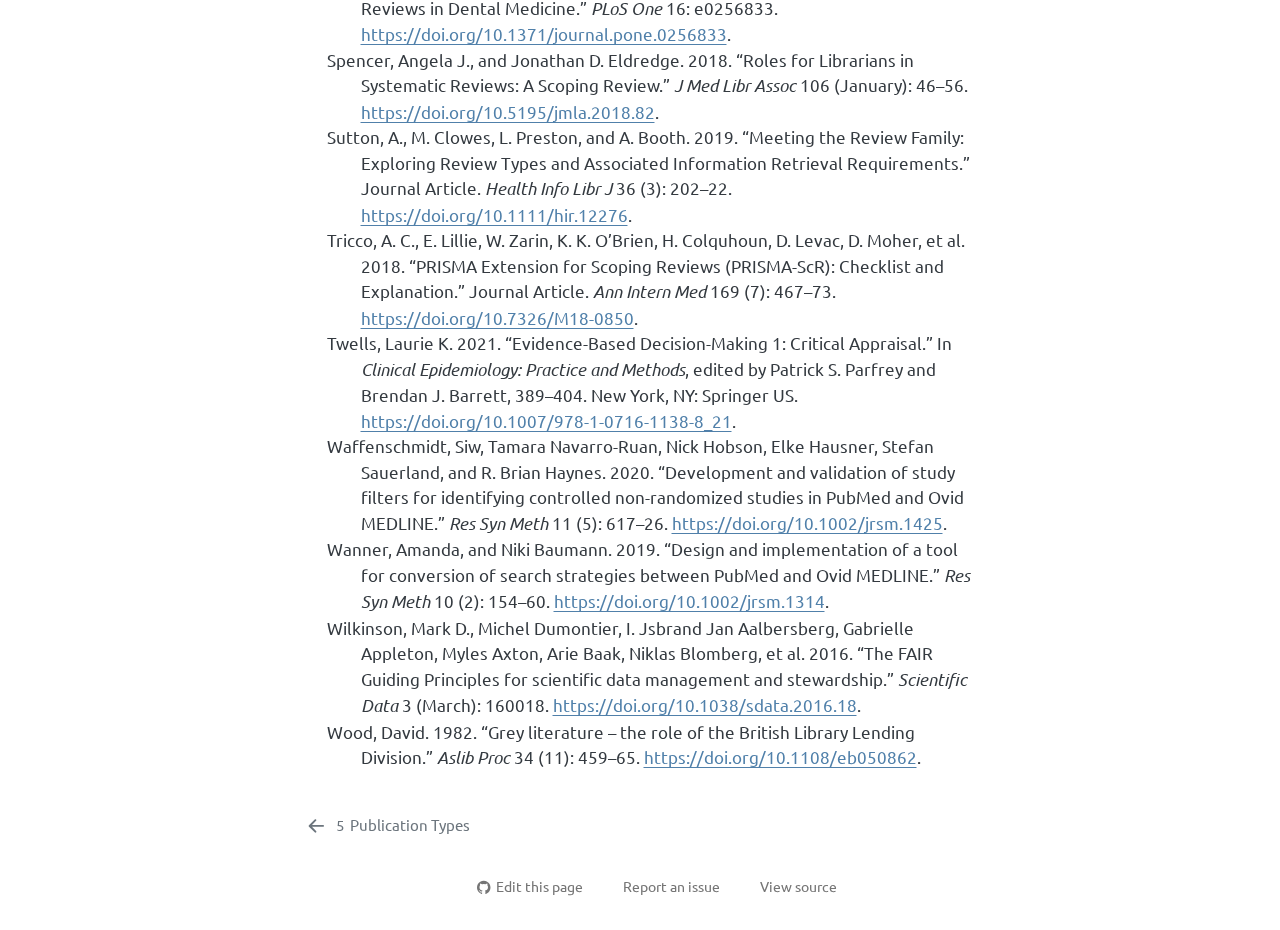
<file: docs/references.html>
<!DOCTYPE html>
<html xmlns="http://www.w3.org/1999/xhtml" lang="en" xml:lang="en"><head>

<meta charset="utf-8">
<meta name="generator" content="quarto-1.5.55">

<meta name="viewport" content="width=device-width, initial-scale=1.0, user-scalable=yes">

<meta name="description" content="A compendium for systematic literature searching">

<title>References – SysLit Compendium</title>
<style>
code{white-space: pre-wrap;}
span.smallcaps{font-variant: small-caps;}
div.columns{display: flex; gap: min(4vw, 1.5em);}
div.column{flex: auto; overflow-x: auto;}
div.hanging-indent{margin-left: 1.5em; text-indent: -1.5em;}
ul.task-list{list-style: none;}
ul.task-list li input[type="checkbox"] {
  width: 0.8em;
  margin: 0 0.8em 0.2em -1em; /* quarto-specific, see https://github.com/quarto-dev/quarto-cli/issues/4556 */ 
  vertical-align: middle;
}
/* CSS for citations */
div.csl-bib-body { }
div.csl-entry {
  clear: both;
}
.hanging-indent div.csl-entry {
  margin-left:2em;
  text-indent:-2em;
}
div.csl-left-margin {
  min-width:2em;
  float:left;
}
div.csl-right-inline {
  margin-left:2em;
  padding-left:1em;
}
div.csl-indent {
  margin-left: 2em;
}</style>


<script src="site_libs/quarto-nav/quarto-nav.js"></script>
<script src="site_libs/quarto-nav/headroom.min.js"></script>
<script src="site_libs/clipboard/clipboard.min.js"></script>
<script src="site_libs/quarto-search/autocomplete.umd.js"></script>
<script src="site_libs/quarto-search/fuse.min.js"></script>
<script src="site_libs/quarto-search/quarto-search.js"></script>
<meta name="quarto:offset" content="./">
<link href="./publicationtypes.html" rel="prev">
<script src="site_libs/quarto-html/quarto.js"></script>
<script src="site_libs/quarto-html/popper.min.js"></script>
<script src="site_libs/quarto-html/tippy.umd.min.js"></script>
<script src="site_libs/quarto-html/anchor.min.js"></script>
<link href="site_libs/quarto-html/tippy.css" rel="stylesheet">
<link href="site_libs/quarto-html/quarto-syntax-highlighting.css" rel="stylesheet" id="quarto-text-highlighting-styles">
<script src="site_libs/bootstrap/bootstrap.min.js"></script>
<link href="site_libs/bootstrap/bootstrap-icons.css" rel="stylesheet">
<link href="site_libs/bootstrap/bootstrap.min.css" rel="stylesheet" id="quarto-bootstrap" data-mode="light">
<script id="quarto-search-options" type="application/json">{
  "location": "sidebar",
  "copy-button": false,
  "collapse-after": 3,
  "panel-placement": "start",
  "type": "textbox",
  "limit": 50,
  "keyboard-shortcut": [
    "f",
    "/",
    "s"
  ],
  "language": {
    "search-no-results-text": "No results",
    "search-matching-documents-text": "matching documents",
    "search-copy-link-title": "Copy link to search",
    "search-hide-matches-text": "Hide additional matches",
    "search-more-match-text": "more match in this document",
    "search-more-matches-text": "more matches in this document",
    "search-clear-button-title": "Clear",
    "search-text-placeholder": "",
    "search-detached-cancel-button-title": "Cancel",
    "search-submit-button-title": "Submit",
    "search-label": "Search"
  }
}</script>


</head>

<body class="nav-sidebar floating nav-fixed">

<div id="quarto-search-results"></div>
  <header id="quarto-header" class="headroom fixed-top">
    <nav class="navbar navbar-expand-lg " data-bs-theme="dark">
      <div class="navbar-container container-fluid">
      <div class="navbar-brand-container mx-auto">
    <a href="./index.html" class="navbar-brand navbar-brand-logo">
    <img src="././fig/logo_small.svg" alt="" class="navbar-logo">
    </a>
    <a class="navbar-brand" href="./index.html">
    <span class="navbar-title">SysLit Compendium</span>
    </a>
  </div>
        <div class="quarto-navbar-tools tools-end">
    <a href="https://www.github.com/Maelphes/syslitcom" title="Source Code" class="quarto-navigation-tool px-1" aria-label="Source Code"><i class="bi bi-github"></i></a>
</div>
      </div> <!-- /container-fluid -->
    </nav>
  <nav class="quarto-secondary-nav">
    <div class="container-fluid d-flex">
      <button type="button" class="quarto-btn-toggle btn" data-bs-toggle="collapse" role="button" data-bs-target=".quarto-sidebar-collapse-item" aria-controls="quarto-sidebar" aria-expanded="false" aria-label="Toggle sidebar navigation" onclick="if (window.quartoToggleHeadroom) { window.quartoToggleHeadroom(); }">
        <i class="bi bi-layout-text-sidebar-reverse"></i>
      </button>
        <nav class="quarto-page-breadcrumbs" aria-label="breadcrumb"><ol class="breadcrumb"><li class="breadcrumb-item"><a href="./references.html">References</a></li></ol></nav>
        <a class="flex-grow-1" role="navigation" data-bs-toggle="collapse" data-bs-target=".quarto-sidebar-collapse-item" aria-controls="quarto-sidebar" aria-expanded="false" aria-label="Toggle sidebar navigation" onclick="if (window.quartoToggleHeadroom) { window.quartoToggleHeadroom(); }">      
        </a>
      <button type="button" class="btn quarto-search-button" aria-label="Search" onclick="window.quartoOpenSearch();">
        <i class="bi bi-search"></i>
      </button>
    </div>
  </nav>
</header>
<!-- content -->
<div id="quarto-content" class="quarto-container page-columns page-rows-contents page-layout-article page-navbar">
<!-- sidebar -->
  <nav id="quarto-sidebar" class="sidebar collapse collapse-horizontal quarto-sidebar-collapse-item sidebar-navigation floating overflow-auto">
        <div class="mt-2 flex-shrink-0 align-items-center">
        <div class="sidebar-search">
        <div id="quarto-search" class="" title="Search"></div>
        </div>
        </div>
    <div class="sidebar-menu-container"> 
    <ul class="list-unstyled mt-1">
        <li class="sidebar-item">
  <div class="sidebar-item-container"> 
  <a href="./index.html" class="sidebar-item-text sidebar-link">
 <span class="menu-text">Welcome</span></a>
  </div>
</li>
        <li class="sidebar-item">
  <div class="sidebar-item-container"> 
  <a href="./databases.html" class="sidebar-item-text sidebar-link">
 <span class="menu-text"><span class="chapter-number">1</span>&nbsp; <span class="chapter-title">Databases</span></span></a>
  </div>
</li>
        <li class="sidebar-item">
  <div class="sidebar-item-container"> 
  <a href="./technicalterms.html" class="sidebar-item-text sidebar-link">
 <span class="menu-text"><span class="chapter-number">2</span>&nbsp; <span class="chapter-title">Technical terms</span></span></a>
  </div>
</li>
        <li class="sidebar-item">
  <div class="sidebar-item-container"> 
  <a href="./tools.html" class="sidebar-item-text sidebar-link">
 <span class="menu-text"><span class="chapter-number">3</span>&nbsp; <span class="chapter-title">Tools</span></span></a>
  </div>
</li>
        <li class="sidebar-item">
  <div class="sidebar-item-container"> 
  <a href="./methods.html" class="sidebar-item-text sidebar-link">
 <span class="menu-text"><span class="chapter-number">4</span>&nbsp; <span class="chapter-title">Methods</span></span></a>
  </div>
</li>
        <li class="sidebar-item">
  <div class="sidebar-item-container"> 
  <a href="./publicationtypes.html" class="sidebar-item-text sidebar-link">
 <span class="menu-text"><span class="chapter-number">5</span>&nbsp; <span class="chapter-title">Publication Types</span></span></a>
  </div>
</li>
        <li class="sidebar-item">
  <div class="sidebar-item-container"> 
  <a href="./references.html" class="sidebar-item-text sidebar-link active">
 <span class="menu-text">References</span></a>
  </div>
</li>
    </ul>
    </div>
</nav>
<div id="quarto-sidebar-glass" class="quarto-sidebar-collapse-item" data-bs-toggle="collapse" data-bs-target=".quarto-sidebar-collapse-item"></div>
<!-- margin-sidebar -->
    <div id="quarto-margin-sidebar" class="sidebar margin-sidebar zindex-bottom">
        
    </div>
<!-- main -->
<main class="content" id="quarto-document-content">

<header id="title-block-header" class="quarto-title-block default">
<div class="quarto-title">
<h1 class="title">References</h1>
</div>



<div class="quarto-title-meta">

    
  
    
  </div>
  


</header>


<div id="refs" class="references csl-bib-body hanging-indent" data-entry-spacing="0" role="list">
<div id="ref-JBIManual2020" class="csl-entry" role="listitem">
Aromataris, E., and Z. Munn, eds. 2020. <em><span class="nocase">JBI
Manual for Evidence Synthesis</span></em>. Book. JBI. <a href="https://doi.org/10.46658/JBIMES-20-01">https://doi.org/10.46658/JBIMES-20-01</a>.
</div>
<div id="ref-Auger2017" class="csl-entry" role="listitem">
Auger, Peter. 2017. <em><span class="nocase">Information Sources in Grey
Literature</span></em>. De Gruyter Saur. <a href="https://doi.org/10.1515/9783110977233">https://doi.org/10.1515/9783110977233</a>.
</div>
<div id="ref-Belter2016" class="csl-entry" role="listitem">
Belter, Christopher W. 2016. <span>“Citation Analysis as a Literature
Search Method for Systematic Reviews.”</span> <em>J Assn Inf Sci
Tec</em> 67 (11): 2766–77. <a href="https://doi.org/10.1002/asi.23605">https://doi.org/10.1002/asi.23605</a>.
</div>
<div id="ref-Boutron2022" class="csl-entry" role="listitem">
Boutron, I., M. J. Page, J. P. T. Higgins, D. G. Altman, A. Lundh, and
A. Hróbjartsson. 2022. <span>“Chapter 7: Considering Bias and Conflicts
of Interest Among the Included Studies.”</span> In <em>Cochrane Handbook
for Systematic Reviews of Interventions</em>, edited by J. P. T.
Higgins, J. Thomas, J. Chandler, M. Cumpston, T. Li, M. J. Page, and V.
A. Welch. Cochrane.
</div>
<div id="ref-Bramer2016" class="csl-entry" role="listitem">
Bramer, Wichor, Dean Giustini, Gerdien de Jonge, Leslie Holland, and
Tanja Bekhuis. 2016. <span>“<span class="nocase">De-duplication of
database search results for systematic reviews in
EndNote</span>.”</span> <em>J Med Libr Assoc</em> 104 (3): 240–43. <a href="https://doi.org/10.5195/jmla.2016.24">https://doi.org/10.5195/jmla.2016.24</a>.
</div>
<div id="ref-Braun2021" class="csl-entry" role="listitem">
Braun, Cordula, Christine Schmucker, Monika Nothacker, Kai Nitschke,
Corinna Schaefer, Claudia Bollig, Cathleen Muche-Borowski, Ina B. Kopp,
and Jörg Meerpohl. 2021. <span>“<span class="nocase">Manual Bewertung
des Biasrisikos in Interventionsstudien</span>.”</span>
Albert-Ludwigs-Universit<span>ä</span>t Freiburg. <a href="https://doi.org/10.6094/UNIFR/194900">https://doi.org/10.6094/UNIFR/194900</a>.
</div>
<div id="ref-Buccheri2017" class="csl-entry" role="listitem">
Buccheri, Robin K., and Claire Sharifi. 2017. <span>“<span class="nocase">Critical Appraisal Tools and Reporting Guidelines for
Evidence-Based Practice</span>.”</span> <em>Worldviews Evid Based
Nurs</em> 14 (6): 463–72. <a href="https://doi.org/10.1111/wvn.12258">https://doi.org/10.1111/wvn.12258</a>.
</div>
<div id="ref-Cals2013" class="csl-entry" role="listitem">
Cals, Jochen W. L., and Daniel Kotz. 2013. <span>“<span class="nocase">Effective writing and publishing scientific papers, part
II: title and abstract</span>.”</span> <em>J Clin Epidemiol</em> 66 (6):
585. <a href="https://doi.org/10.1016/j.jclinepi.2013.01.005">https://doi.org/10.1016/j.jclinepi.2013.01.005</a>.
</div>
<div id="ref-Cherry2024" class="csl-entry" role="listitem">
Cherry, M. Gemma, Rumona Dickson, and Angela Boland, eds. 2024.
<em><span class="nocase">Doing a Systematic Review - A Student’s
Guide</span></em>. 3rd ed. London: Sage. <a href="https://swisscovery.slsp.ch/permalink/41SLSP_UBE/17e6d97/alma99117483595305511">https://swisscovery.slsp.ch/permalink/41SLSP_UBE/17e6d97/alma99117483595305511</a>.
</div>
<div id="ref-Clark2020" class="csl-entry" role="listitem">
Clark, Justin Michael, Sharon Sanders, Matthew Carter, David Honeyman,
Gina Cleo, Yvonne Auld, Debbie Booth, et al. 2020. <span>“<span class="nocase">Improving the translation of search strategies using the
Polyglot Search Translator: a randomized controlled
trial</span>.”</span> <em>J Med Libr Assoc</em> 108 (2): 195–207. <a href="https://doi.org/10.5195/jmla.2020.834">https://doi.org/10.5195/jmla.2020.834</a>.
</div>
<div id="ref-cornell2021" class="csl-entry" role="listitem">
Cornell University Library. 2019. <span>“<span class="nocase">What Type
of Review is Right for You?</span>”</span> Online. <a href="https://guides.library.cornell.edu/evidence-synthesis/service">https://guides.library.cornell.edu/evidence-synthesis/service</a>.
</div>
<div id="ref-Cummings2013" class="csl-entry" role="listitem">
Cummings, Steven R., Warren S. Browner, and Stephen B. Hulley. 2013.
<span>“<span class="nocase">Conceiving the Research Question and
Developing the Study Plan</span>.”</span> In <em><span>Designing
Clinical Research</span></em>, edited by Stephen B. Hulley, Steven R.
Cummings, Warren S. Browner, Deborah G. Grady, and Thomas B. Newman, 4.
ed., 14–22. Philadelphia: Lippincott Williams &amp; Wilkins. <a href="https://swisscovery.slsp.ch/permalink/41SLSP_UBE/99pfpl/alma99117040391205511">https://swisscovery.slsp.ch/permalink/41SLSP_UBE/99pfpl/alma99117040391205511</a>.
</div>
<div id="ref-Damarell2013" class="csl-entry" role="listitem">
Damarell, Raechel A., Jennifer J. Tieman, and Ruth M. Sladek. 2013.
<span>“<span class="nocase">OvidSP Medline-to-PubMed search filter
translation: a methodology for extending search filter range to include
PubMed’s unique content</span>.”</span> <em>BMC Med Res Methodol</em> 13
(1): 86. <a href="https://doi.org/10.1186/1471-2288-13-86">https://doi.org/10.1186/1471-2288-13-86</a>.
</div>
<div id="ref-Ding2020" class="csl-entry" role="listitem">
Ding, Ding, Binh Nguyen, Klaus Gebel, Adrian Bauman, and Lisa Bero.
2020. <span>“<span class="nocase">Duplicate and salami publication: a
prevalence study of journal policies</span>.”</span> <em>Int J
Epidemiol</em> 49 (1): 281–88. <a href="https://doi.org/10.1093/ije/dyz187">https://doi.org/10.1093/ije/dyz187</a>.
</div>
<div id="ref-Egger2022" class="csl-entry" role="listitem">
Egger, Matthias, Julian P. T. Higgins, and George Davey Smith, eds.
2022. <em><span class="nocase">Systematic Reviews in Health Research:
Meta-Analysis in Context</span></em>. John Wiley &amp; Sons, Ltd. <a href="https://doi.org/10.1002/9781119099369">https://doi.org/10.1002/9781119099369</a>.
</div>
<div id="ref-Eriksen2018" class="csl-entry" role="listitem">
Eriksen, Mette Brandt, and Tove Faber Frandsen. 2018. <span>“<span class="nocase">The impact of patient, intervention, comparison, outcome
(PICO) as a search strategy tool on literature search quality: a
systematic review</span>.”</span> <em>J Med Libr Assoc</em> 106 (4):
420–31. <a href="https://doi.org/10.5195/jmla.2018.345">https://doi.org/10.5195/jmla.2018.345</a>.
</div>
<div id="ref-Fawcett2006" class="csl-entry" role="listitem">
Fawcett, Tom. 2006. <span>“An Introduction to <span>ROC</span>
Analysis.”</span> <em>Pattern Recognit Lett</em> 27 (8): 861–74. <a href="https://doi.org/10.1016/j.patrec.2005.10.010">https://doi.org/10.1016/j.patrec.2005.10.010</a>.
</div>
<div id="ref-FineoutOverholt2010b" class="csl-entry" role="listitem">
Fineout-Overholt, Ellen, Bernadette Mazurek Melnyk, Susan B. Stillwell,
and Kathleen M. Williamson. 2010a. <span>“<span class="nocase">Evidence-Based Practice Step by Step: Critical Appraisal
of the Evidence: Part I</span>.”</span> <em>Am J Nurs</em> 110 (7). <a href="https://doi.org/10.1097/01.NAJ.0000383935.22721.9c">https://doi.org/10.1097/01.NAJ.0000383935.22721.9c</a>.
</div>
<div id="ref-FineoutOverholt2010a" class="csl-entry" role="listitem">
———. 2010b. <span>“<span class="nocase">Evidence-Based Practice, Step by
Step: Critical Appraisal of the Evidence: Part II</span>.”</span> <em>Am
J Nurs</em> 110 (9). <a href="https://doi.org/10.1097/01.NAJ.0000388264.49427.f9">https://doi.org/10.1097/01.NAJ.0000388264.49427.f9</a>.
</div>
<div id="ref-FineoutOverholt2010" class="csl-entry" role="listitem">
———. 2010c. <span>“<span class="nocase">Evidence-Based Practice, Step by
Step: Critical Appraisal of the Evidence: Part III</span>.”</span>
<em>Am J Nurs</em> 110 (11). <a href="https://doi.org/10.1097/01.NAJ.0000390523.99066.b5">https://doi.org/10.1097/01.NAJ.0000390523.99066.b5</a>.
</div>
<div id="ref-Foster2015" class="csl-entry" role="listitem">
Foster, Margaret J. 2015. <span>“Overview of the Role of Librarians in
Systematic Reviews: From Expert Search to Project Manager.”</span>
<em>JEAHIL</em> 11 (2): 3–7. <a href="https://hdl.handle.net/1969.1/169677">https://hdl.handle.net/1969.1/169677</a>.
</div>
<div id="ref-Fuchs2024" class="csl-entry" role="listitem">
Fuchs, Alexander, Gabriela Koepp, Markus Huber, Jonas Aebli, Arash
Afshari, Rachele Bonfiglio, Robert Greif, et al. 2024. <span>“Apnoeic
Oxygenation During Paediatric Tracheal Intubation: A Systematic Review
and Meta-Analysis.”</span> <em>Brit J Anaesth</em> 132 (February):
392–406. <a href="https://doi.org/10.1016/j.bja.2023.10.039">https://doi.org/10.1016/j.bja.2023.10.039</a>.
</div>
<div id="ref-Glanville2014" class="csl-entry" role="listitem">
Glanville, Julie M., Steven Duffy, Rachael McCool, and Danielle Varley.
2014. <span>“<span class="nocase">Searching ClinicalTrials.gov and the
International Clinical Trials Registry Platform to inform systematic
reviews: what are the optimal search approaches?</span>”</span> <em>J
Med Libr Assoc</em> 102 (25031558): 177–83. <a href="https://doi.org/10.3163/1536-5050.102.3.007">https://doi.org/10.3163/1536-5050.102.3.007</a>.
</div>
<div id="ref-Glanville2008" class="csl-entry" role="listitem">
Glanville, Julie, Sue Bayliss, Andrew Booth, Yenal Dundar, Hasina
Fernandes, Nigel David Fleeman, Louise Foster, et al. 2008. <span>“So
Many Filters, so Little Time: The Development of a Search Filter
Appraisal Checklist.”</span> <em>J Med Libr Assoc</em> 96 (18974813):
356–61. <a href="https://doi.org/10.3163/1536-5050.96.4.011">https://doi.org/10.3163/1536-5050.96.4.011</a>.
</div>
<div id="ref-Glanville2019" class="csl-entry" role="listitem">
Glanville, Julie, Ruth Foxlee, Susi Wisniewski, Anna Noel-Storr, Mary
Edwards, and Gordon Dooley. 2019. <span>“<span class="nocase">Translating the Cochrane EMBASE RCT filter from the Ovid
interface to Embase.com: a case study</span>.”</span> <em>Health Info
Libr J</em> 36 (3): 264–77. <a href="https://doi.org/10.1111/hir.12269">https://doi.org/10.1111/hir.12269</a>.
</div>
<div id="ref-Golder2006a" class="csl-entry" role="listitem">
Golder, Su, Heather M. McIntosh, Steve Duffy, and Julie Glanville. 2006.
<span>“<span class="nocase">Developing efficient search strategies to
identify reports of adverse effects in MEDLINE and
EMBASE.</span>”</span> <em>Health Info Libr J</em> 23 (March): 3–12. <a href="https://doi.org/10.1111/j.1471-1842.2006.00634.x">https://doi.org/10.1111/j.1471-1842.2006.00634.x</a>.
</div>
<div id="ref-Gough2017" class="csl-entry" role="listitem">
Gough, David, Sandy Oliver, and James Thomas. 2017. <em><span class="nocase">An Introduction to Systematic Reviews</span></em>.
Second. London: SAGE Publications.
</div>
<div id="ref-Haynes2004" class="csl-entry" role="listitem">
Haynes, R. Brian, and Nancy L. Wilczynski. 2004. <span>“<span class="nocase">Optimal search strategies for retrieving scientifically
strong studies of diagnosis from Medline: analytical
survey</span>.”</span> <em>BMJ</em> 328 (7447): 1040. <a href="https://doi.org/10.1136/bmj.38068.557998.EE">https://doi.org/10.1136/bmj.38068.557998.EE</a>.
</div>
<div id="ref-cochranehandbook6.3" class="csl-entry" role="listitem">
Higgins, Julian P. T., James Thomas, Jacqueline Chandler, Miranda
Cumpston, Tianjing Li, Matthew J. Page, and Vivian A. Welch, eds. 2022.
<em><span class="nocase">Cochrane Handbook for Systematic Reviews of
Interventions</span></em>. 6.3 ed. Cochrane; Cochrane. <a href="https://training.cochrane.org/handbook">https://training.cochrane.org/handbook</a>.
</div>
<div id="ref-Hinde2015" class="csl-entry" role="listitem">
Hinde, Sebastian, and Eldon Spackman. 2015. <span>“<span class="nocase">Bidirectional Citation Searching to Completion: An
Exploration of Literature Searching Methods</span>.”</span>
<em>PharmacoEconomics</em> 33 (1): 5–11. <a href="https://doi.org/10.1007/s40273-014-0205-3">https://doi.org/10.1007/s40273-014-0205-3</a>.
</div>
<div id="ref-Hirt2024" class="csl-entry" role="listitem">
Hirt, Julian, Thomas Nordhausen, Thomas Fuerst, Hannah Ewald, and
Christian Appenzeller-Herzog. 2024. <span>“<span class="nocase">Guidance
on terminology, application, and reporting of citation searching: the
TARCiS statement</span>.”</span> <em>BMJ</em> 385 (e078384). <a href="https://doi.org/10.1136/bmj-2023-078384">https://doi.org/10.1136/bmj-2023-078384</a>.
</div>
<div id="ref-Janka2024" class="csl-entry" role="listitem">
Janka, Heidrun, and Maria-Inti Metzendorf. 2024. <span>“High Precision
but Variable Recall – Comparing the Performance of Five Deduplication
Tools.”</span> <em>JEAHIL</em> 20 (1): 12–17. <a href="https://doi.org/10.32384/jeahil20607">https://doi.org/10.32384/jeahil20607</a>.
</div>
<div id="ref-Johnson2006" class="csl-entry" role="listitem">
Johnson, Claire. 2006. <span>“<span class="nocase">Repetitive,
Duplicate, and Redundant Publications: A Review for Authors and
Readers</span>.”</span> <em>J Manipulative Physiol Ther</em> 29 (7):
505–9. <a href="https://doi.org/10.1016/j.jmpt.2006.07.001">https://doi.org/10.1016/j.jmpt.2006.07.001</a>.
</div>
<div id="ref-Kapp2024" class="csl-entry" role="listitem">
Kapp, Claudia, Naomi Fujita-Rohwerder, Jona Lilienthal, Wiebke Sieben,
Siw Waffenschmidt, and Elke Hausner. 2024. <span>“<span class="nocase">The searchbuildR shiny app: A new implementation of the
objective approach for search strategy development in systematic
reviews</span>.”</span> <em>Cochrane Evidence Synthesis and Methods</em>
2 (6): e12078. <a href="https://doi.org/10.1002/cesm.12078">https://doi.org/10.1002/cesm.12078</a>.
</div>
<div id="ref-Kassirer1995" class="csl-entry" role="listitem">
Kassirer, Jerome P., and Marcia Angell. 1995. <span>“<span>Redundant
Publication: A Reminder</span>.”</span> <em>N Engl J Med</em> 333 (7):
449–50. <a href="https://doi.org/10.1056/NEJM199508173330709">https://doi.org/10.1056/NEJM199508173330709</a>.
</div>
<div id="ref-Kastner2009" class="csl-entry" role="listitem">
Kastner, Monika, Nancy L. Wilczynski, Ann K. McKibbon, Amit X. Garg, and
R. Brian Haynes. 2009. <span>“<span class="nocase">Diagnostic test
systematic reviews: Bibliographic search filters (<span>‘Clinical
Queries’</span>) for diagnostic accuracy studies perform
well</span>.”</span> <em>J Clin Epidemiol</em> 62 (9): 974–81. <a href="https://doi.org/10.1016/j.jclinepi.2008.11.006">https://doi.org/10.1016/j.jclinepi.2008.11.006</a>.
</div>
<div id="ref-Knelangen2018" class="csl-entry" role="listitem">
Knelangen, Marco, Elke Hausner, Maria-Inti Metzendorf, Sibylle Sturtz,
and Siw Waffenschmidt. 2018. <span>“Trial Registry Searches for
Randomized Controlled Trials of New Drugs Required Registry-Specific
Adaptation to Achieve Adequate Sensitivity.”</span> <em>J Clin
Epidemiol</em> 94: 69–75. <a href="https://doi.org/10.1016/j.jclinepi.2017.11.003">https://doi.org/10.1016/j.jclinepi.2017.11.003</a>.
</div>
<div id="ref-Koffel2015" class="csl-entry" role="listitem">
Koffel, Jonathan B. 2015. <span>“<span class="nocase">Use of Recommended
Search Strategies in Systematic Reviews and the Impact of Librarian
Involvement: A Cross-Sectional Survey of Recent Authors</span>.”</span>
<em>PLOS ONE</em> 10 (5): 1–13. <a href="https://doi.org/10.1371/journal.pone.0125931">https://doi.org/10.1371/journal.pone.0125931</a>.
</div>
<div id="ref-Lee2012" class="csl-entry" role="listitem">
Lee, Edwin, Maureen Dobbins, Kara DeCorby, Lyndsey McRae, Daiva Tirilis,
and Heather Husson. 2012. <span>“An Optimal Search Filter for Retrieving
Systematic Reviews and Meta-Analyses.”</span> <em>BMC Med Res
Methodol</em> 12 (1): 51. <a href="https://doi.org/10.1186/1471-2288-12-51">https://doi.org/10.1186/1471-2288-12-51</a>.
</div>
<div id="ref-Lefebvre2017" class="csl-entry" role="listitem">
Lefebvre, Carol, Julie Glanville, Sophie Beale, Charles Boachie, Steven
Duffy, Cynthia Fraser, Jenny Harbour, Rachael McCool, and Lynne Smith.
2017. <span>“Assessing the Performance of Methodological Search Filters
to Improve the Efficiency of Evidence Information Retrieval: Five
Literature Reviews and a Qualitative Study.”</span> <em>Health Technol
Assess</em> 21 (69): 1–148. <a href="https://doi.org/10.3310/hta21690">https://doi.org/10.3310/hta21690</a>.
</div>
<div id="ref-McGowan2016" class="csl-entry" role="listitem">
McGowan, Jessie, Margaret Sampson, Douglas M. Salzwedel, Elise Cogo,
Vicki Foerster, and Carol Lefebvre. 2016. <span>“<span class="nocase">PRESS Peer Review of Electronic Search Strategies: 2015
Guideline&nbsp;Statement</span>.”</span> <em>J Clin Epidemiol</em> 75: 40–46.
<a href="https://doi.org/10.1016/j.jclinepi.2016.01.021">https://doi.org/10.1016/j.jclinepi.2016.01.021</a>.
</div>
<div id="ref-McKenzie2023" class="csl-entry" role="listitem">
McKenzie, J. E., S. E. Brennan, R. E. Ryan, H. J. Thomson, R. V.
Johnston, and J. Thomas. 2023. <span>“Chapter 3: Defining the Criteria
for Including Studies and How They Will Be Grouped for the
Synthesis.”</span> In <em>Cochrane Handbook for Systematic Reviews of
Interventions</em>, edited by J. P. T. Higgins, J. Thomas, J. Chandler,
M. Cumpston, T. Li, M. J. Page, and V. A. Welch, 6.4 ed. Cochrane.
</div>
<div id="ref-McKeown2021" class="csl-entry" role="listitem">
McKeown, Sandra, and Zuhaib M. Mir. 2021. <span>“Considerations for
Conducting Systematic Reviews: Evaluating the Performance of Different
Methods for de-Duplicating References.”</span> <em>Syst Rev</em> 10 (1):
38. <a href="https://doi.org/10.1186/s13643-021-01583-y">https://doi.org/10.1186/s13643-021-01583-y</a>.
</div>
<div id="ref-Meert2016" class="csl-entry" role="listitem">
Meert, Deborah, Nazi Torabi, and John Costella. 2016. <span>“Impact of
Librarians on Reporting of the Literature Searching Component of
Pediatric Systematic Reviews.”</span> <em>J Med Libr Assoc</em> 104
(October): 267–77. <a href="https://doi.org/10.3163/1536-5050.104.4.004">https://doi.org/10.3163/1536-5050.104.4.004</a>.
</div>
<div id="ref-Methley2014" class="csl-entry" role="listitem">
Methley, Abigail M., Stephen Campbell, Carolyn Chew-Graham, Rosalind
McNally, and Sudeh Cheraghi-Sohi. 2014. <span>“<span class="nocase">PICO, PICOS and SPIDER: a comparison study of specificity
and sensitivity in three search tools for qualitative systematic
reviews</span>.”</span> <em>BMC Health Serv Res</em> 14 (1): 579. <a href="https://doi.org/10.1186/s12913-014-0579-0">https://doi.org/10.1186/s12913-014-0579-0</a>.
</div>
<div id="ref-Metzendorf2016" class="csl-entry" role="listitem">
Metzendorf, Maria-Inti. 2016. <span>“<span class="nocase">Why medical
information specialists should routinely form part of teams producing
high quality systematic reviews - a Cochrane perspective</span>.”</span>
<em>JEAHIL</em> 12 (4): 6–9. <a href="http://ojs.eahil.eu/ojs/index.php/JEAHIL/issue/view/85/12_4">http://ojs.eahil.eu/ojs/index.php/JEAHIL/issue/view/85/12_4</a>.
</div>
<div id="ref-Moher2003" class="csl-entry" role="listitem">
Moher, D., B. Pham, M. L. Lawson, and T. P. Klassen. 2003. <span>“<span class="nocase">The inclusion of reports of randomised trials published
in languages other than English in systematic reviews.</span>”</span>
<em>Health Technol Assess</em> 7: 1–90. <a href="https://doi.org/10.3310/hta7410">https://doi.org/10.3310/hta7410</a>.
</div>
<div id="ref-Morrison2012" class="csl-entry" role="listitem">
Morrison, Andra, Julie Polisena, Don Husereau, Kristen Moulton, Michelle
Clark, Michelle Fiander, Monika Mierzwinski-Urban, et al. 2012.
<span>“<span class="nocase">The effect of English-language restriction
on systematic review-based meta-analyses: a systematic review of
empirical studies</span>.”</span> <em>Int J Technol Assess Health
Care</em> 28 (2): 138–44. <a href="https://doi.org/10.1017/S0266462312000086">https://doi.org/10.1017/S0266462312000086</a>.
</div>
<div id="ref-Mulrow1994" class="csl-entry" role="listitem">
Mulrow, Cynthia D. 1994. <span>“<span>Rationale For Systematic
Reviews</span>.”</span> <em>BMJ</em> 309 (6954): 597–99. <a href="http://www.jstor.org/stable/29724645">http://www.jstor.org/stable/29724645</a>.
</div>
<div id="ref-Munn2018" class="csl-entry" role="listitem">
Munn, Z., M. D. J. Peters, C. Stern, C. Tufanaru, A. McArthur, and E.
Aromataris. 2018. <span>“Systematic Review or Scoping Review? Guidance
for Authors When Choosing Between a Systematic or Scoping Review
Approach.”</span> Journal Article. <em>BMC Med Res Methodol</em> 18 (1):
143. <a href="https://doi.org/10.1186/s12874-018-0611-x">https://doi.org/10.1186/s12874-018-0611-x</a>.
</div>
<div id="ref-Munn2018a" class="csl-entry" role="listitem">
Munn, Z., C. Stern, E. Aromataris, C. Lockwood, and Z. Jordan. 2018.
<span>“<span class="nocase">What kind of systematic review should I
conduct? A proposed typology and guidance for systematic reviewers in
the medical and health sciences</span>.”</span> Journal Article. <em>BMC
Med Res Methodol</em> 18 (1): 5. <a href="https://doi.org/10.1186/s12874-017-0468-4">https://doi.org/10.1186/s12874-017-0468-4</a>.
</div>
<div id="ref-Murad2014" class="csl-entry" role="listitem">
Murad, Mohammad Hassan, Victor M. Montori, John P. A. Ioannidis, Roman
Jaeschke, P. J. Devereaux, Kameshwar Prasad, Ignacio Neumann, et al.
2014. <span>“<span class="nocase">How to Read a Systematic Review and
Meta-analysis and Apply the Results to Patient Care: Users’ Guides to
the Medical Literature</span>.”</span> <em>JAMA</em> 312 (2): 171–79. <a href="https://doi.org/10.1001/jama.2014.5559">https://doi.org/10.1001/jama.2014.5559</a>.
</div>
<div id="ref-Nagendrababu2020" class="csl-entry" role="listitem">
Nagendrababu, V., P. Dilokthornsakul, P. Jinatongthai, S. K. Veettil, S.
J. Pulikkotil, H. F. Duncan, and P. M. H. Dummer. 2020. <span>“Glossary
for Systematic Reviews and Meta-Analyses.”</span> <em>Int Endod J</em>
53 (2): 232–49. <a href="https://doi.org/10.1111/iej.13217">https://doi.org/10.1111/iej.13217</a>.
</div>
<div id="ref-Neveol2010" class="csl-entry" role="listitem">
Névéol, Aurélie, Rezarta Islamaj Doğan, and Zhiyong Lu. 2010.
<span>“<span class="nocase">Author Keywords in Biomedical Journal
Articles</span>.”</span> <em>AMIA Annu Symp Proc</em> 2010 (November):
537–41. <a href="https://pubmed.ncbi.nlm.nih.gov/21347036/">https://pubmed.ncbi.nlm.nih.gov/21347036/</a>.
</div>
<div id="ref-ORegan2012" class="csl-entry" role="listitem">
O’Regan, Gerard. 2012. <em><span class="nocase">A Brief History of
Computing</span></em>. Second. Springer, London. <a href="https://doi.org/10.1007/978-1-4471-2359-0">https://doi.org/10.1007/978-1-4471-2359-0</a>.
</div>
<div id="ref-OdgaardJensen2011" class="csl-entry" role="listitem">
Odgaard‐Jensen, Jan, Gunn E. Vist, Antje Timmer, R. Kunz, Elie A. Akl,
Holger Schünemann, Matthias Briel, Alain J. Nordmann, Silvia Pregno, and
Andrew D. Oxman. 2011. <span>“Randomisation to Protect Against Selection
Bias in Healthcare Trials.”</span> <em>Cochrane Database Syst Rev</em>  
(4). <a href="https://doi.org/10.1002/14651858.MR000012.pub3">https://doi.org/10.1002/14651858.MR000012.pub3</a>.
</div>
<div id="ref-Paez2017" class="csl-entry" role="listitem">
Paez, Arsenio. 2017. <span>“Gray Literature: An Important Resource in
Systematic Reviews.”</span> <em>J Evid Based Med</em> 10 (August):
233–40. <a href="https://doi.org/10.1111/jebm.12266">https://doi.org/10.1111/jebm.12266</a>.
</div>
<div id="ref-Page2021a" class="csl-entry" role="listitem">
Page, Matthew J., Joanne E. McKenzie, Patrick M. Bossuyt, Isabelle
Boutron, Tammy C. Hoffmann, Cynthia D. Mulrow, Larissa Shamseer, et al.
2021. <span>“<span class="nocase">The PRISMA 2020 statement: an updated
guideline for reporting systematic reviews</span>.”</span> <em>BMJ</em>
372. <a href="https://doi.org/10.1136/bmj.n71">https://doi.org/10.1136/bmj.n71</a>.
</div>
<div id="ref-Page2021b" class="csl-entry" role="listitem">
Page, Matthew J., David Moher, Patrick M. Bossuyt, Isabelle Boutron,
Tammy C. Hoffmann, Cynthia D. Mulrow, Larissa Shamseer, et al. 2021.
<span>“<span class="nocase">PRISMA 2020 explanation and elaboration:
updated guidance and exemplars for reporting systematic
reviews</span>.”</span> <em>BMJ</em> 372. <a href="https://doi.org/10.1136/bmj.n160">https://doi.org/10.1136/bmj.n160</a>.
</div>
<div id="ref-Pearson2015" class="csl-entry" role="listitem">
Pearson, A., H. White, F. Bath-Hextall, S. Salmond, J. Apostolo, and P.
Kirkpatrick. 2015. <span>“A Mixed-Methods Approach to Systematic
Reviews.”</span> Journal Article. <em>Int J Evid Based Healthc</em> 13
(3): 121–31. <a href="https://doi.org/10.1097/XEB.0000000000000052">https://doi.org/10.1097/XEB.0000000000000052</a>.
</div>
<div id="ref-Pitkin1998" class="csl-entry" role="listitem">
Pitkin, Roy M., and Mary Ann Branagan. 1998. <span>“<span class="nocase">Can the Accuracy of Abstracts Be Improved by Providing
Specific Instructions? A Randomized Controlled Trial</span>.”</span>
<em>JAMA</em> 280 (3): 267–69. <a href="https://doi.org/10.1001/jama.280.3.267">https://doi.org/10.1001/jama.280.3.267</a>.
</div>
<div id="ref-Rethlefsen2015" class="csl-entry" role="listitem">
Rethlefsen, Melissa L., Ann M. Farrell, Leah C. Osterhaus Trzasko, and
Tara J. Brigham. 2015. <span>“Librarian Co-Authors Correlated with
Higher Quality Reported Search Strategies in General Internal Medicine
Systematic Reviews.”</span> <em>J Clin Epidemiol</em> 68 (June): 617–26.
<a href="https://doi.org/10.1016/j.jclinepi.2014.11.025">https://doi.org/10.1016/j.jclinepi.2014.11.025</a>.
</div>
<div id="ref-Rethlefsen2021" class="csl-entry" role="listitem">
Rethlefsen, Melissa L., Shona Kirtley, Siw Waffenschmidt, Ana Patricia
Ayala, David Moher, Matthew J. Page, Jonathan B. Koffel, et al. 2021.
<span>“<span class="nocase">PRISMA-S: an extension to the PRISMA
Statement for Reporting Literature Searches in Systematic
Reviews</span>.”</span> <em>Syst Rev</em> 10 (1): 39. <a href="https://doi.org/10.1186/s13643-020-01542-z">https://doi.org/10.1186/s13643-020-01542-z</a>.
</div>
<div id="ref-rethlefsen_page_2021" class="csl-entry" role="listitem">
Rethlefsen, Melissa, and Matthew J. Page. 2021. <span>“<span class="nocase">PRISMA 2020 and PRISMA-S: Common Questions on Tracking
Records and the Flow Diagram</span>.”</span> MetaArXiv. <a href="https://doi.org/10.31222/osf.io/439ju">https://doi.org/10.31222/osf.io/439ju</a>.
</div>
<div id="ref-SalvadorOlivan2021" class="csl-entry" role="listitem">
Salvador-Oliván, José Antonio, Gonzalo Marco-Cuenca, and Rosario
Arquero-Avilés. 2021. <span>“<span class="nocase">Development of an
efficient search filter to retrieve systematic reviews from
PubMed</span>.”</span> <em>J Med Libr Assoc</em> 109 (4). <a href="https://doi.org/10.5195/jmla.2021.1223">https://doi.org/10.5195/jmla.2021.1223</a>.
</div>
<div id="ref-Schellinger2021" class="csl-entry" role="listitem">
Schellinger, Jana, Kerry Sewell, Jamie E. Bloss, Tristan Ebron, and
Carrie Forbes. 2021. <span>“The Effect of Librarian Involvement on the
Quality of Systematic Reviews in Dental Medicine.”</span> <em>PLoS
One</em> 16: e0256833. <a href="https://doi.org/10.1371/journal.pone.0256833">https://doi.org/10.1371/journal.pone.0256833</a>.
</div>
<div id="ref-Spencer2018" class="csl-entry" role="listitem">
Spencer, Angela J., and Jonathan D. Eldredge. 2018. <span>“Roles for
Librarians in Systematic Reviews: A Scoping Review.”</span> <em>J Med
Libr Assoc</em> 106 (January): 46–56. <a href="https://doi.org/10.5195/jmla.2018.82">https://doi.org/10.5195/jmla.2018.82</a>.
</div>
<div id="ref-Sutton2019" class="csl-entry" role="listitem">
Sutton, A., M. Clowes, L. Preston, and A. Booth. 2019. <span>“Meeting
the Review Family: Exploring Review Types and Associated Information
Retrieval Requirements.”</span> Journal Article. <em>Health Info Libr
J</em> 36 (3): 202–22. <a href="https://doi.org/10.1111/hir.12276">https://doi.org/10.1111/hir.12276</a>.
</div>
<div id="ref-Tricco2018" class="csl-entry" role="listitem">
Tricco, A. C., E. Lillie, W. Zarin, K. K. O’Brien, H. Colquhoun, D.
Levac, D. Moher, et al. 2018. <span>“<span class="nocase">PRISMA
Extension for Scoping Reviews (PRISMA-ScR): Checklist and
Explanation</span>.”</span> Journal Article. <em>Ann Intern Med</em> 169
(7): 467–73. <a href="https://doi.org/10.7326/M18-0850">https://doi.org/10.7326/M18-0850</a>.
</div>
<div id="ref-Twells2021" class="csl-entry" role="listitem">
Twells, Laurie K. 2021. <span>“<span>Evidence-Based Decision-Making 1:
Critical Appraisal</span>.”</span> In <em>Clinical Epidemiology:
Practice and Methods</em>, edited by Patrick S. Parfrey and Brendan J.
Barrett, 389–404. New York, NY: Springer US. <a href="https://doi.org/10.1007/978-1-0716-1138-8_21">https://doi.org/10.1007/978-1-0716-1138-8_21</a>.
</div>
<div id="ref-Waffenschmidt2020" class="csl-entry" role="listitem">
Waffenschmidt, Siw, Tamara Navarro-Ruan, Nick Hobson, Elke Hausner,
Stefan Sauerland, and R. Brian Haynes. 2020. <span>“<span class="nocase">Development and validation of study filters for
identifying controlled non-randomized studies in PubMed and Ovid
MEDLINE</span>.”</span> <em>Res Syn Meth</em> 11 (5): 617–26. <a href="https://doi.org/10.1002/jrsm.1425">https://doi.org/10.1002/jrsm.1425</a>.
</div>
<div id="ref-Wanner2019" class="csl-entry" role="listitem">
Wanner, Amanda, and Niki Baumann. 2019. <span>“<span class="nocase">Design and implementation of a tool for conversion of
search strategies between PubMed and Ovid MEDLINE</span>.”</span>
<em>Res Syn Meth</em> 10 (2): 154–60. <a href="https://doi.org/10.1002/jrsm.1314">https://doi.org/10.1002/jrsm.1314</a>.
</div>
<div id="ref-Wilkinson2016" class="csl-entry" role="listitem">
Wilkinson, Mark D., Michel Dumontier, I. Jsbrand Jan Aalbersberg,
Gabrielle Appleton, Myles Axton, Arie Baak, Niklas Blomberg, et al.
2016. <span>“<span class="nocase">The FAIR Guiding Principles for
scientific data management and stewardship.</span>”</span>
<em>Scientific Data</em> 3 (March): 160018. <a href="https://doi.org/10.1038/sdata.2016.18">https://doi.org/10.1038/sdata.2016.18</a>.
</div>
<div id="ref-Wood1982" class="csl-entry" role="listitem">
Wood, David. 1982. <span>“<span class="nocase">Grey literature – the
role of the British Library Lending Division</span>.”</span> <em>Aslib
Proc</em> 34 (11): 459–65. <a href="https://doi.org/10.1108/eb050862">https://doi.org/10.1108/eb050862</a>.
</div>
</div>



</main> <!-- /main -->
<script id="quarto-html-after-body" type="application/javascript">
window.document.addEventListener("DOMContentLoaded", function (event) {
  const toggleBodyColorMode = (bsSheetEl) => {
    const mode = bsSheetEl.getAttribute("data-mode");
    const bodyEl = window.document.querySelector("body");
    if (mode === "dark") {
      bodyEl.classList.add("quarto-dark");
      bodyEl.classList.remove("quarto-light");
    } else {
      bodyEl.classList.add("quarto-light");
      bodyEl.classList.remove("quarto-dark");
    }
  }
  const toggleBodyColorPrimary = () => {
    const bsSheetEl = window.document.querySelector("link#quarto-bootstrap");
    if (bsSheetEl) {
      toggleBodyColorMode(bsSheetEl);
    }
  }
  toggleBodyColorPrimary();  
  const icon = "";
  const anchorJS = new window.AnchorJS();
  anchorJS.options = {
    placement: 'right',
    icon: icon
  };
  anchorJS.add('.anchored');
  const isCodeAnnotation = (el) => {
    for (const clz of el.classList) {
      if (clz.startsWith('code-annotation-')) {                     
        return true;
      }
    }
    return false;
  }
  const onCopySuccess = function(e) {
    // button target
    const button = e.trigger;
    // don't keep focus
    button.blur();
    // flash "checked"
    button.classList.add('code-copy-button-checked');
    var currentTitle = button.getAttribute("title");
    button.setAttribute("title", "Copied!");
    let tooltip;
    if (window.bootstrap) {
      button.setAttribute("data-bs-toggle", "tooltip");
      button.setAttribute("data-bs-placement", "left");
      button.setAttribute("data-bs-title", "Copied!");
      tooltip = new bootstrap.Tooltip(button, 
        { trigger: "manual", 
          customClass: "code-copy-button-tooltip",
          offset: [0, -8]});
      tooltip.show();    
    }
    setTimeout(function() {
      if (tooltip) {
        tooltip.hide();
        button.removeAttribute("data-bs-title");
        button.removeAttribute("data-bs-toggle");
        button.removeAttribute("data-bs-placement");
      }
      button.setAttribute("title", currentTitle);
      button.classList.remove('code-copy-button-checked');
    }, 1000);
    // clear code selection
    e.clearSelection();
  }
  const getTextToCopy = function(trigger) {
      const codeEl = trigger.previousElementSibling.cloneNode(true);
      for (const childEl of codeEl.children) {
        if (isCodeAnnotation(childEl)) {
          childEl.remove();
        }
      }
      return codeEl.innerText;
  }
  const clipboard = new window.ClipboardJS('.code-copy-button:not([data-in-quarto-modal])', {
    text: getTextToCopy
  });
  clipboard.on('success', onCopySuccess);
  if (window.document.getElementById('quarto-embedded-source-code-modal')) {
    // For code content inside modals, clipBoardJS needs to be initialized with a container option
    // TODO: Check when it could be a function (https://github.com/zenorocha/clipboard.js/issues/860)
    const clipboardModal = new window.ClipboardJS('.code-copy-button[data-in-quarto-modal]', {
      text: getTextToCopy,
      container: window.document.getElementById('quarto-embedded-source-code-modal')
    });
    clipboardModal.on('success', onCopySuccess);
  }
    var localhostRegex = new RegExp(/^(?:http|https):\/\/localhost\:?[0-9]*\//);
    var mailtoRegex = new RegExp(/^mailto:/);
      var filterRegex = new RegExp('/' + window.location.host + '/');
    var isInternal = (href) => {
        return filterRegex.test(href) || localhostRegex.test(href) || mailtoRegex.test(href);
    }
    // Inspect non-navigation links and adorn them if external
 	var links = window.document.querySelectorAll('a[href]:not(.nav-link):not(.navbar-brand):not(.toc-action):not(.sidebar-link):not(.sidebar-item-toggle):not(.pagination-link):not(.no-external):not([aria-hidden]):not(.dropdown-item):not(.quarto-navigation-tool):not(.about-link)');
    for (var i=0; i<links.length; i++) {
      const link = links[i];
      if (!isInternal(link.href)) {
        // undo the damage that might have been done by quarto-nav.js in the case of
        // links that we want to consider external
        if (link.dataset.originalHref !== undefined) {
          link.href = link.dataset.originalHref;
        }
          // target, if specified
          link.setAttribute("target", "_blank");
          if (link.getAttribute("rel") === null) {
            link.setAttribute("rel", "noopener");
          }
      }
    }
  function tippyHover(el, contentFn, onTriggerFn, onUntriggerFn) {
    const config = {
      allowHTML: true,
      maxWidth: 500,
      delay: 100,
      arrow: false,
      appendTo: function(el) {
          return el.parentElement;
      },
      interactive: true,
      interactiveBorder: 10,
      theme: 'quarto',
      placement: 'bottom-start',
    };
    if (contentFn) {
      config.content = contentFn;
    }
    if (onTriggerFn) {
      config.onTrigger = onTriggerFn;
    }
    if (onUntriggerFn) {
      config.onUntrigger = onUntriggerFn;
    }
    window.tippy(el, config); 
  }
  const noterefs = window.document.querySelectorAll('a[role="doc-noteref"]');
  for (var i=0; i<noterefs.length; i++) {
    const ref = noterefs[i];
    tippyHover(ref, function() {
      // use id or data attribute instead here
      let href = ref.getAttribute('data-footnote-href') || ref.getAttribute('href');
      try { href = new URL(href).hash; } catch {}
      const id = href.replace(/^#\/?/, "");
      const note = window.document.getElementById(id);
      if (note) {
        return note.innerHTML;
      } else {
        return "";
      }
    });
  }
  const xrefs = window.document.querySelectorAll('a.quarto-xref');
  const processXRef = (id, note) => {
    // Strip column container classes
    const stripColumnClz = (el) => {
      el.classList.remove("page-full", "page-columns");
      if (el.children) {
        for (const child of el.children) {
          stripColumnClz(child);
        }
      }
    }
    stripColumnClz(note)
    if (id === null || id.startsWith('sec-')) {
      // Special case sections, only their first couple elements
      const container = document.createElement("div");
      if (note.children && note.children.length > 2) {
        container.appendChild(note.children[0].cloneNode(true));
        for (let i = 1; i < note.children.length; i++) {
          const child = note.children[i];
          if (child.tagName === "P" && child.innerText === "") {
            continue;
          } else {
            container.appendChild(child.cloneNode(true));
            break;
          }
        }
        if (window.Quarto?.typesetMath) {
          window.Quarto.typesetMath(container);
        }
        return container.innerHTML
      } else {
        if (window.Quarto?.typesetMath) {
          window.Quarto.typesetMath(note);
        }
        return note.innerHTML;
      }
    } else {
      // Remove any anchor links if they are present
      const anchorLink = note.querySelector('a.anchorjs-link');
      if (anchorLink) {
        anchorLink.remove();
      }
      if (window.Quarto?.typesetMath) {
        window.Quarto.typesetMath(note);
      }
      // TODO in 1.5, we should make sure this works without a callout special case
      if (note.classList.contains("callout")) {
        return note.outerHTML;
      } else {
        return note.innerHTML;
      }
    }
  }
  for (var i=0; i<xrefs.length; i++) {
    const xref = xrefs[i];
    tippyHover(xref, undefined, function(instance) {
      instance.disable();
      let url = xref.getAttribute('href');
      let hash = undefined; 
      if (url.startsWith('#')) {
        hash = url;
      } else {
        try { hash = new URL(url).hash; } catch {}
      }
      if (hash) {
        const id = hash.replace(/^#\/?/, "");
        const note = window.document.getElementById(id);
        if (note !== null) {
          try {
            const html = processXRef(id, note.cloneNode(true));
            instance.setContent(html);
          } finally {
            instance.enable();
            instance.show();
          }
        } else {
          // See if we can fetch this
          fetch(url.split('#')[0])
          .then(res => res.text())
          .then(html => {
            const parser = new DOMParser();
            const htmlDoc = parser.parseFromString(html, "text/html");
            const note = htmlDoc.getElementById(id);
            if (note !== null) {
              const html = processXRef(id, note);
              instance.setContent(html);
            } 
          }).finally(() => {
            instance.enable();
            instance.show();
          });
        }
      } else {
        // See if we can fetch a full url (with no hash to target)
        // This is a special case and we should probably do some content thinning / targeting
        fetch(url)
        .then(res => res.text())
        .then(html => {
          const parser = new DOMParser();
          const htmlDoc = parser.parseFromString(html, "text/html");
          const note = htmlDoc.querySelector('main.content');
          if (note !== null) {
            // This should only happen for chapter cross references
            // (since there is no id in the URL)
            // remove the first header
            if (note.children.length > 0 && note.children[0].tagName === "HEADER") {
              note.children[0].remove();
            }
            const html = processXRef(null, note);
            instance.setContent(html);
          } 
        }).finally(() => {
          instance.enable();
          instance.show();
        });
      }
    }, function(instance) {
    });
  }
      let selectedAnnoteEl;
      const selectorForAnnotation = ( cell, annotation) => {
        let cellAttr = 'data-code-cell="' + cell + '"';
        let lineAttr = 'data-code-annotation="' +  annotation + '"';
        const selector = 'span[' + cellAttr + '][' + lineAttr + ']';
        return selector;
      }
      const selectCodeLines = (annoteEl) => {
        const doc = window.document;
        const targetCell = annoteEl.getAttribute("data-target-cell");
        const targetAnnotation = annoteEl.getAttribute("data-target-annotation");
        const annoteSpan = window.document.querySelector(selectorForAnnotation(targetCell, targetAnnotation));
        const lines = annoteSpan.getAttribute("data-code-lines").split(",");
        const lineIds = lines.map((line) => {
          return targetCell + "-" + line;
        })
        let top = null;
        let height = null;
        let parent = null;
        if (lineIds.length > 0) {
            //compute the position of the single el (top and bottom and make a div)
            const el = window.document.getElementById(lineIds[0]);
            top = el.offsetTop;
            height = el.offsetHeight;
            parent = el.parentElement.parentElement;
          if (lineIds.length > 1) {
            const lastEl = window.document.getElementById(lineIds[lineIds.length - 1]);
            const bottom = lastEl.offsetTop + lastEl.offsetHeight;
            height = bottom - top;
          }
          if (top !== null && height !== null && parent !== null) {
            // cook up a div (if necessary) and position it 
            let div = window.document.getElementById("code-annotation-line-highlight");
            if (div === null) {
              div = window.document.createElement("div");
              div.setAttribute("id", "code-annotation-line-highlight");
              div.style.position = 'absolute';
              parent.appendChild(div);
            }
            div.style.top = top - 2 + "px";
            div.style.height = height + 4 + "px";
            div.style.left = 0;
            let gutterDiv = window.document.getElementById("code-annotation-line-highlight-gutter");
            if (gutterDiv === null) {
              gutterDiv = window.document.createElement("div");
              gutterDiv.setAttribute("id", "code-annotation-line-highlight-gutter");
              gutterDiv.style.position = 'absolute';
              const codeCell = window.document.getElementById(targetCell);
              const gutter = codeCell.querySelector('.code-annotation-gutter');
              gutter.appendChild(gutterDiv);
            }
            gutterDiv.style.top = top - 2 + "px";
            gutterDiv.style.height = height + 4 + "px";
          }
          selectedAnnoteEl = annoteEl;
        }
      };
      const unselectCodeLines = () => {
        const elementsIds = ["code-annotation-line-highlight", "code-annotation-line-highlight-gutter"];
        elementsIds.forEach((elId) => {
          const div = window.document.getElementById(elId);
          if (div) {
            div.remove();
          }
        });
        selectedAnnoteEl = undefined;
      };
        // Handle positioning of the toggle
    window.addEventListener(
      "resize",
      throttle(() => {
        elRect = undefined;
        if (selectedAnnoteEl) {
          selectCodeLines(selectedAnnoteEl);
        }
      }, 10)
    );
    function throttle(fn, ms) {
    let throttle = false;
    let timer;
      return (...args) => {
        if(!throttle) { // first call gets through
            fn.apply(this, args);
            throttle = true;
        } else { // all the others get throttled
            if(timer) clearTimeout(timer); // cancel #2
            timer = setTimeout(() => {
              fn.apply(this, args);
              timer = throttle = false;
            }, ms);
        }
      };
    }
      // Attach click handler to the DT
      const annoteDls = window.document.querySelectorAll('dt[data-target-cell]');
      for (const annoteDlNode of annoteDls) {
        annoteDlNode.addEventListener('click', (event) => {
          const clickedEl = event.target;
          if (clickedEl !== selectedAnnoteEl) {
            unselectCodeLines();
            const activeEl = window.document.querySelector('dt[data-target-cell].code-annotation-active');
            if (activeEl) {
              activeEl.classList.remove('code-annotation-active');
            }
            selectCodeLines(clickedEl);
            clickedEl.classList.add('code-annotation-active');
          } else {
            // Unselect the line
            unselectCodeLines();
            clickedEl.classList.remove('code-annotation-active');
          }
        });
      }
  const findCites = (el) => {
    const parentEl = el.parentElement;
    if (parentEl) {
      const cites = parentEl.dataset.cites;
      if (cites) {
        return {
          el,
          cites: cites.split(' ')
        };
      } else {
        return findCites(el.parentElement)
      }
    } else {
      return undefined;
    }
  };
  var bibliorefs = window.document.querySelectorAll('a[role="doc-biblioref"]');
  for (var i=0; i<bibliorefs.length; i++) {
    const ref = bibliorefs[i];
    const citeInfo = findCites(ref);
    if (citeInfo) {
      tippyHover(citeInfo.el, function() {
        var popup = window.document.createElement('div');
        citeInfo.cites.forEach(function(cite) {
          var citeDiv = window.document.createElement('div');
          citeDiv.classList.add('hanging-indent');
          citeDiv.classList.add('csl-entry');
          var biblioDiv = window.document.getElementById('ref-' + cite);
          if (biblioDiv) {
            citeDiv.innerHTML = biblioDiv.innerHTML;
          }
          popup.appendChild(citeDiv);
        });
        return popup.innerHTML;
      });
    }
  }
});
</script>
<nav class="page-navigation">
  <div class="nav-page nav-page-previous">
      <a href="./publicationtypes.html" class="pagination-link" aria-label="Publication Types">
        <i class="bi bi-arrow-left-short"></i> <span class="nav-page-text"><span class="chapter-number">5</span>&nbsp; <span class="chapter-title">Publication Types</span></span>
      </a>          
  </div>
  <div class="nav-page nav-page-next">
  </div>
</nav>
</div> <!-- /content -->




<footer class="footer"><div class="nav-footer"><div class="nav-footer-center"><div class="toc-actions"><ul><li><a href="https://www.github.com/Maelphes/syslitcom/edit/gh-pages/references.qmd" class="toc-action"><i class="bi bi-github"></i>Edit this page</a></li><li><a href="https://www.github.com/Maelphes/syslitcom/issues/new" class="toc-action"><i class="bi empty"></i>Report an issue</a></li><li><a href="https://www.github.com/Maelphes/syslitcom/blob/gh-pages/references.qmd" class="toc-action"><i class="bi empty"></i>View source</a></li></ul></div></div></div></footer></body></html>
</file>
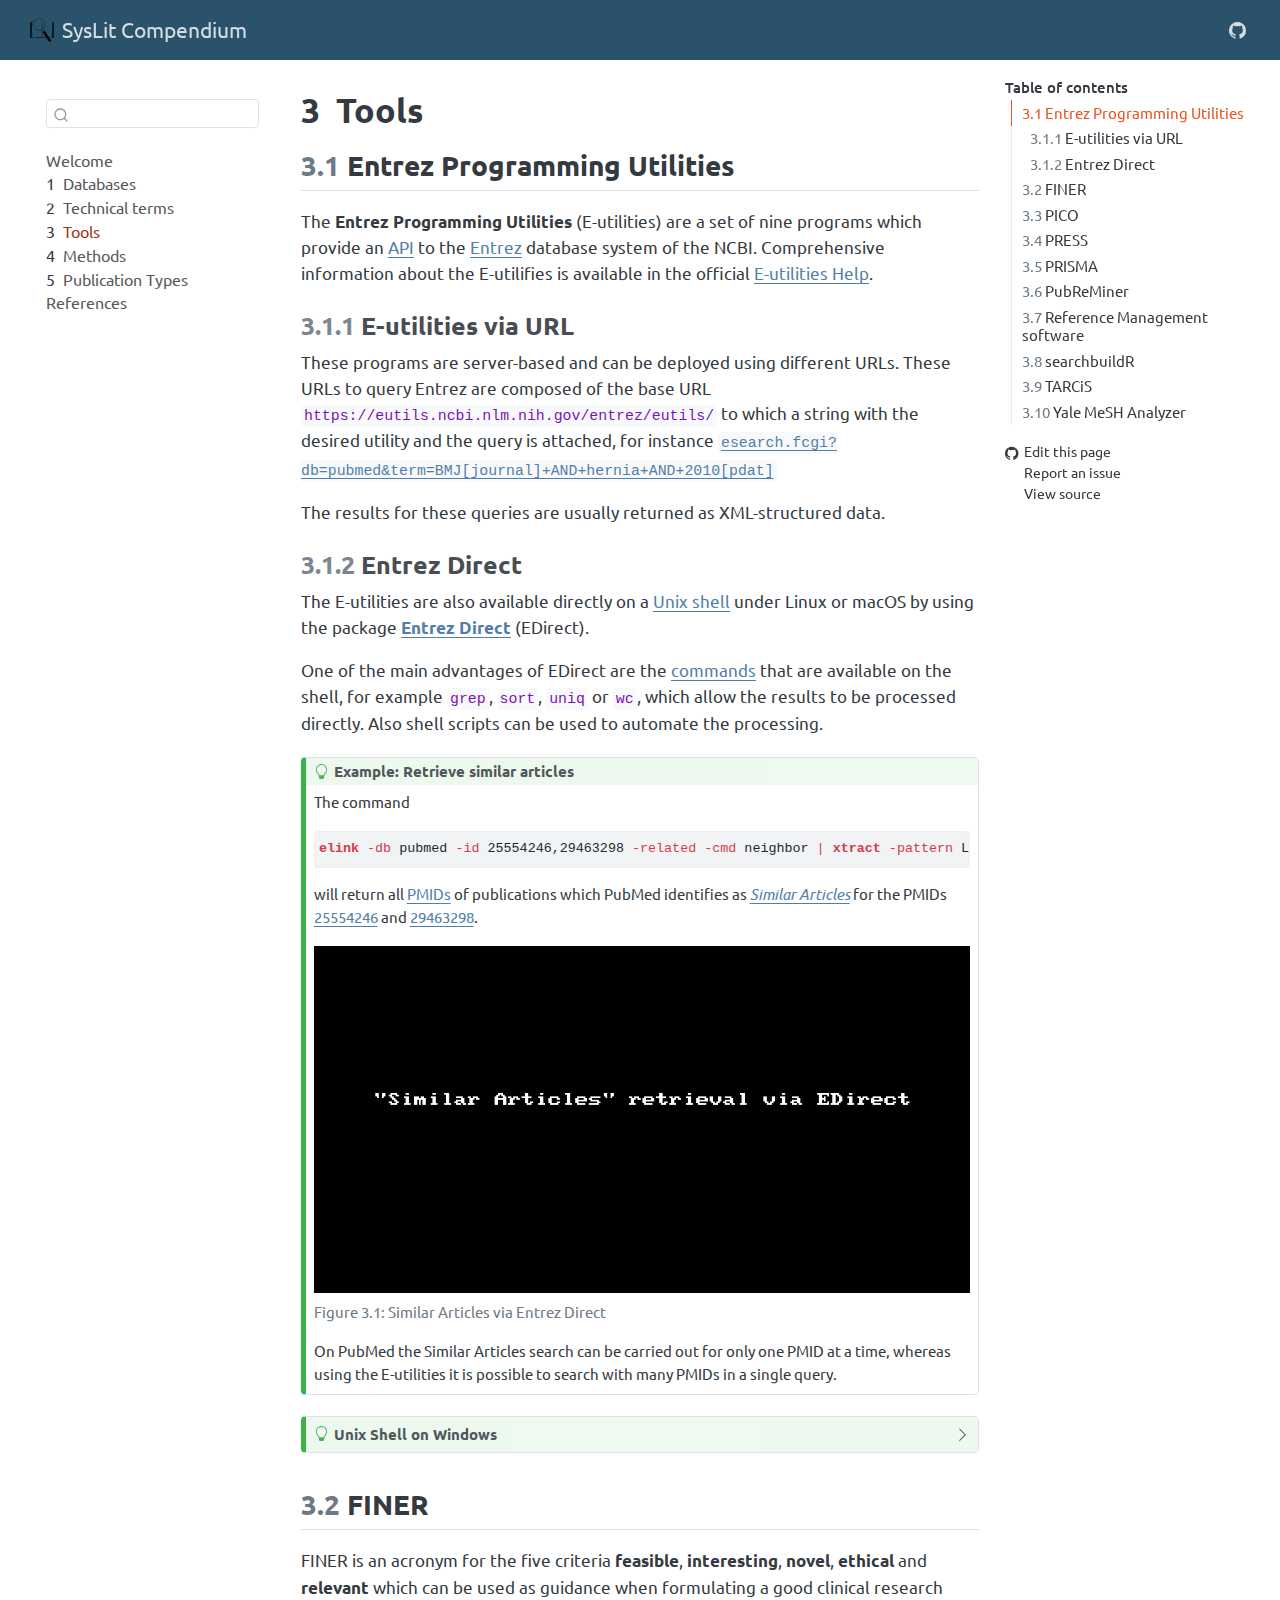
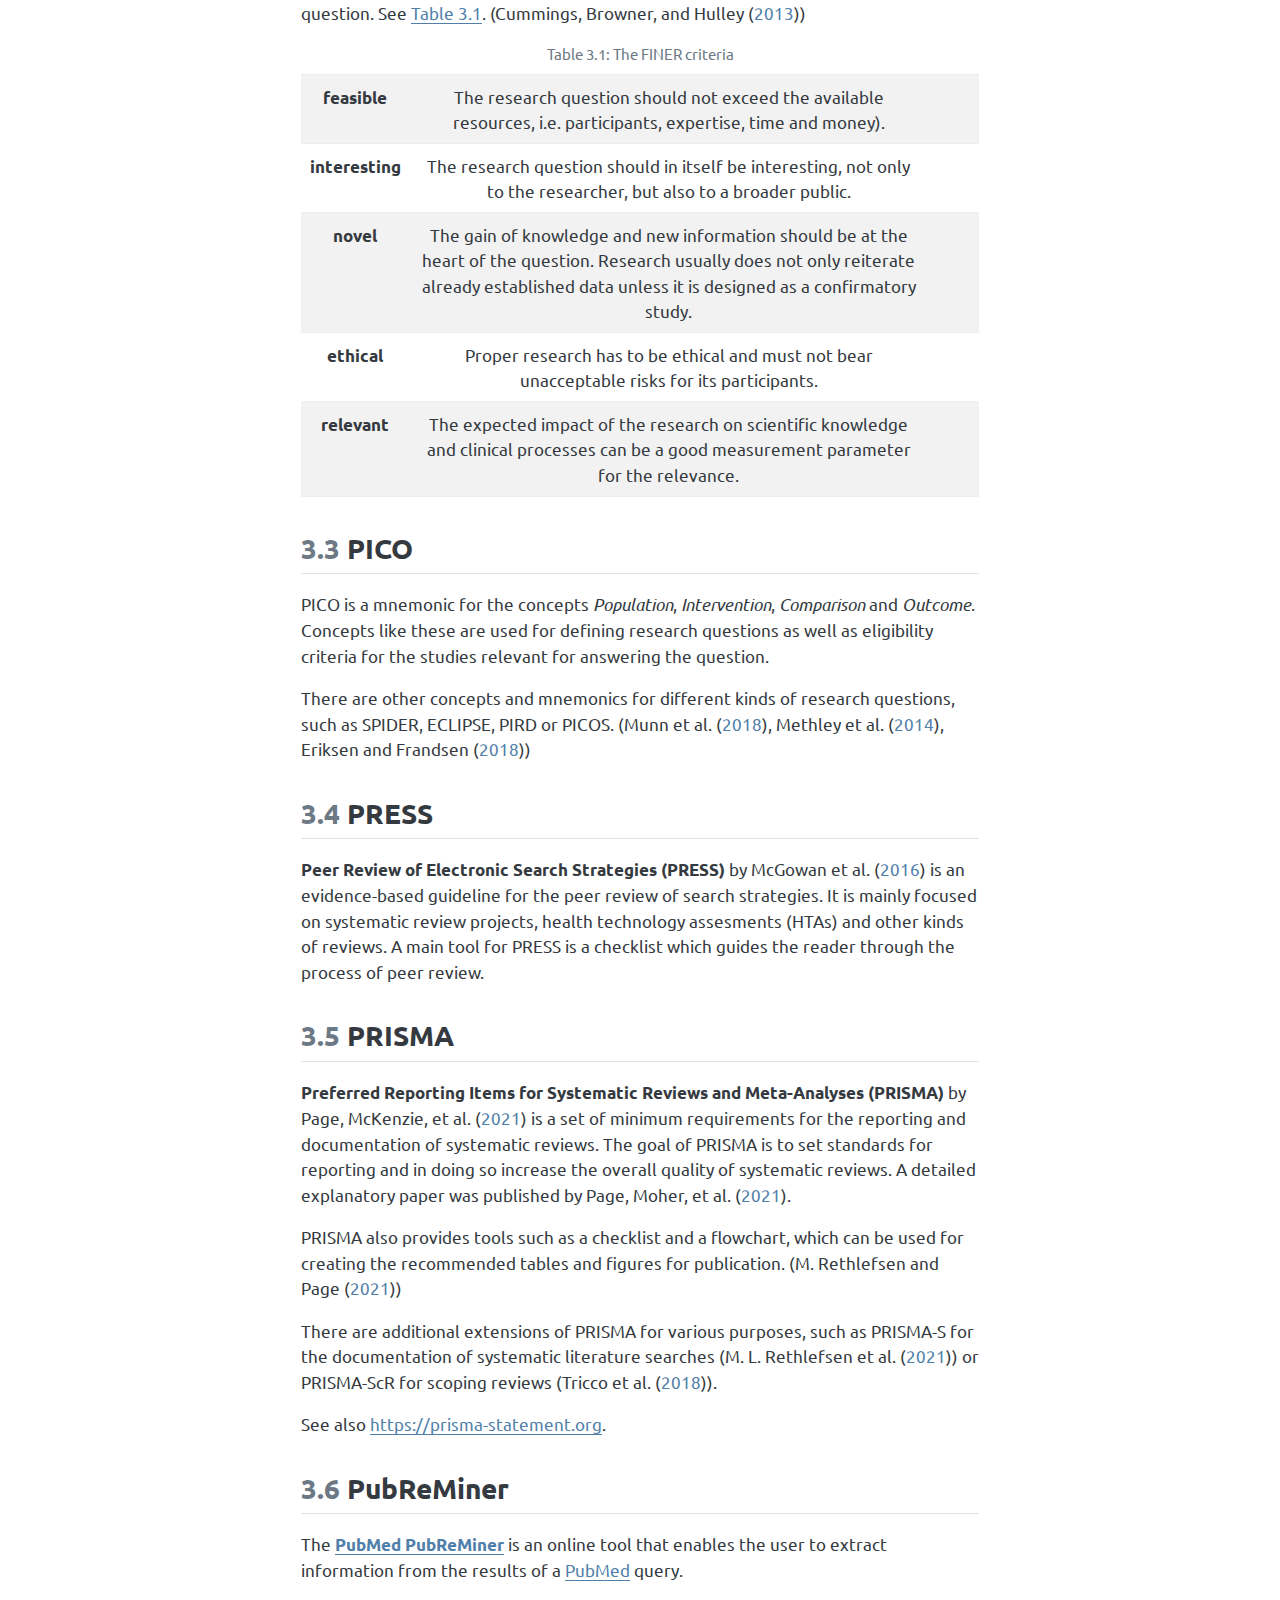
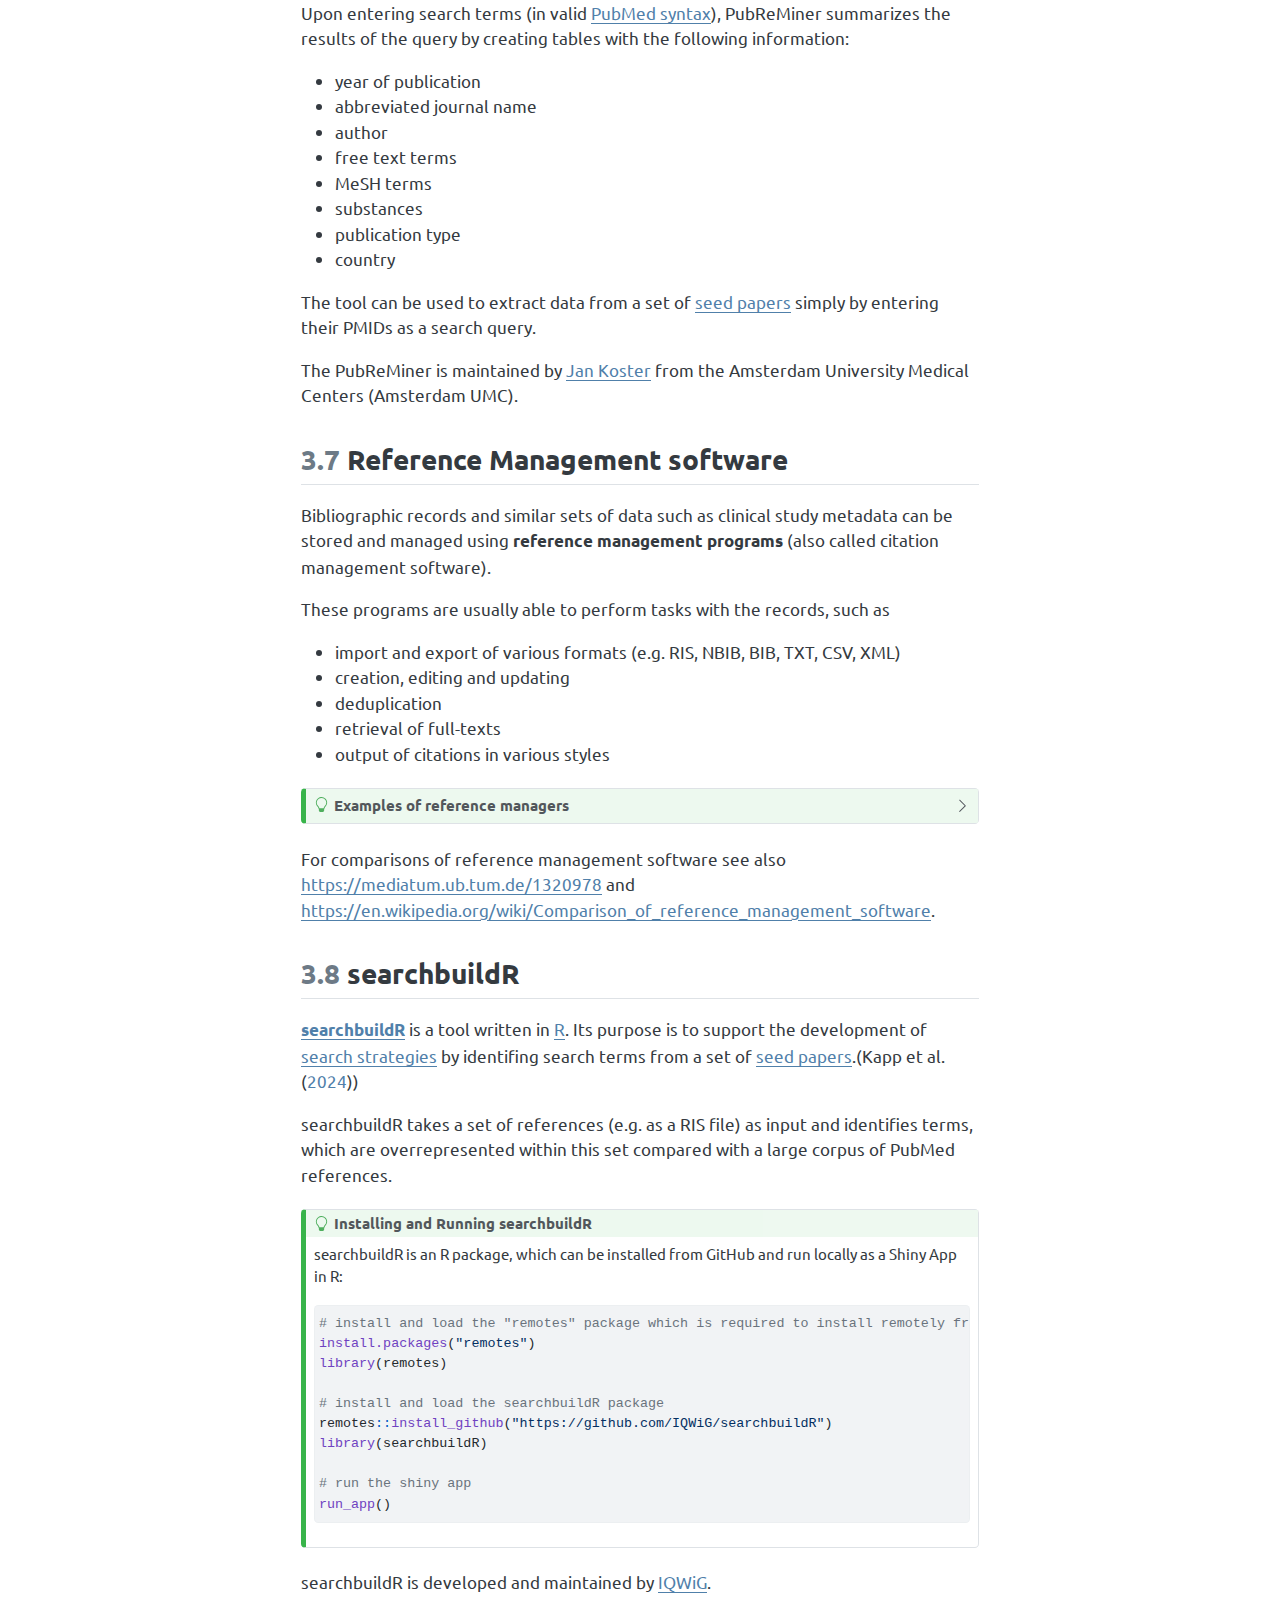
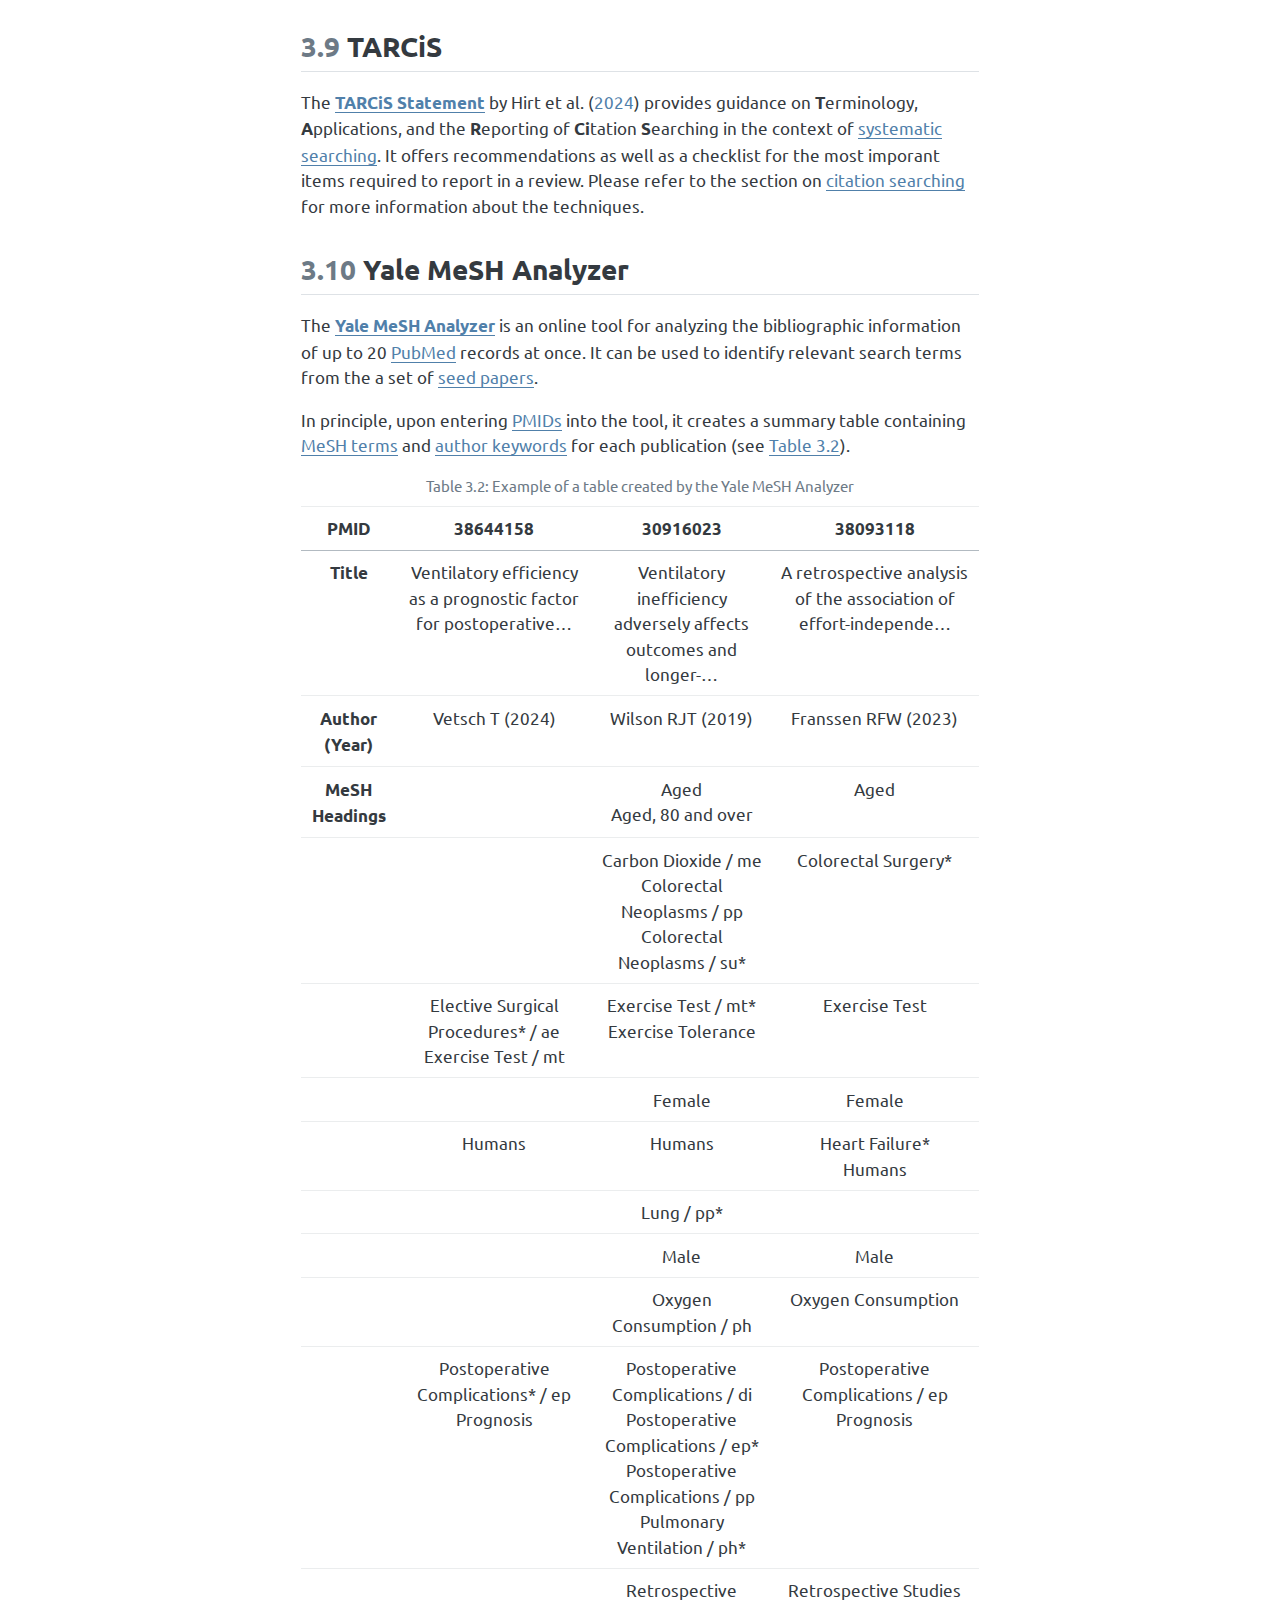
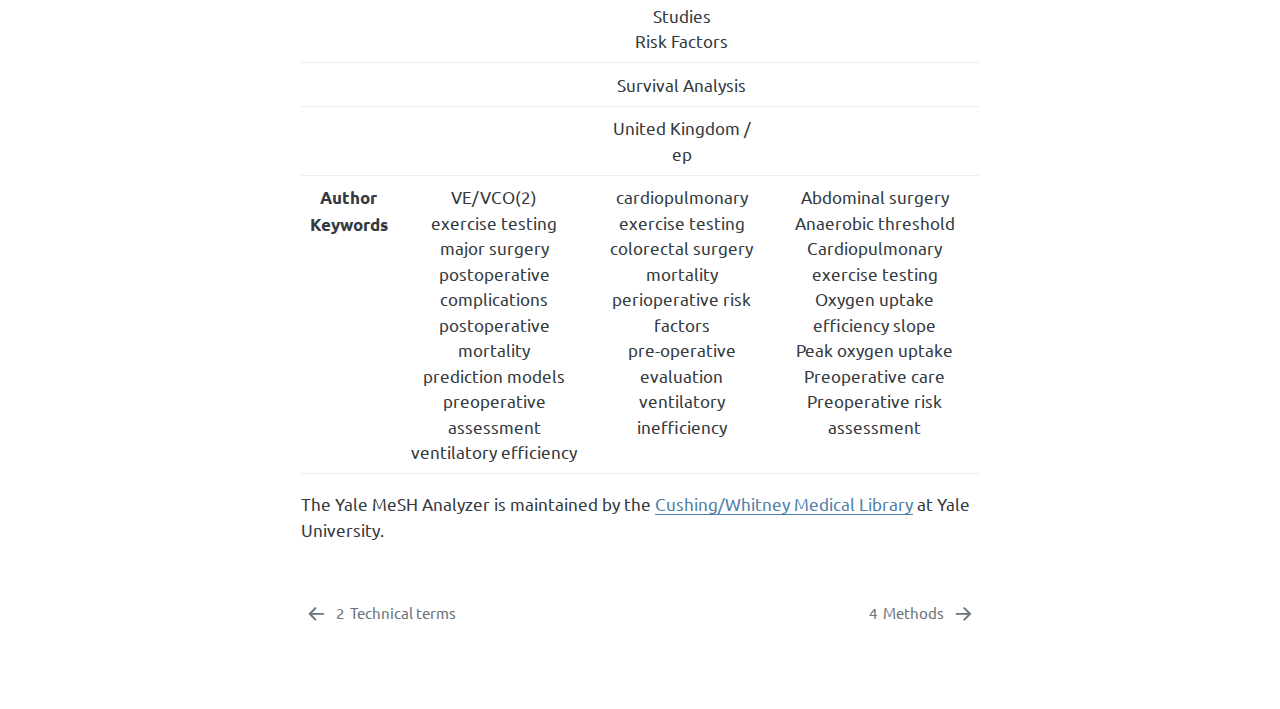
<file: docs/tools.html>
<!DOCTYPE html>
<html xmlns="http://www.w3.org/1999/xhtml" lang="en" xml:lang="en"><head>

<meta charset="utf-8">
<meta name="generator" content="quarto-1.5.55">

<meta name="viewport" content="width=device-width, initial-scale=1.0, user-scalable=yes">

<meta name="description" content="A compendium for systematic literature searching">

<title>3&nbsp; Tools – SysLit Compendium</title>
<style>
code{white-space: pre-wrap;}
span.smallcaps{font-variant: small-caps;}
div.columns{display: flex; gap: min(4vw, 1.5em);}
div.column{flex: auto; overflow-x: auto;}
div.hanging-indent{margin-left: 1.5em; text-indent: -1.5em;}
ul.task-list{list-style: none;}
ul.task-list li input[type="checkbox"] {
  width: 0.8em;
  margin: 0 0.8em 0.2em -1em; /* quarto-specific, see https://github.com/quarto-dev/quarto-cli/issues/4556 */ 
  vertical-align: middle;
}
/* CSS for syntax highlighting */
pre > code.sourceCode { white-space: pre; position: relative; }
pre > code.sourceCode > span { line-height: 1.25; }
pre > code.sourceCode > span:empty { height: 1.2em; }
.sourceCode { overflow: visible; }
code.sourceCode > span { color: inherit; text-decoration: inherit; }
div.sourceCode { margin: 1em 0; }
pre.sourceCode { margin: 0; }
@media screen {
div.sourceCode { overflow: auto; }
}
@media print {
pre > code.sourceCode { white-space: pre-wrap; }
pre > code.sourceCode > span { display: inline-block; text-indent: -5em; padding-left: 5em; }
}
pre.numberSource code
  { counter-reset: source-line 0; }
pre.numberSource code > span
  { position: relative; left: -4em; counter-increment: source-line; }
pre.numberSource code > span > a:first-child::before
  { content: counter(source-line);
    position: relative; left: -1em; text-align: right; vertical-align: baseline;
    border: none; display: inline-block;
    -webkit-touch-callout: none; -webkit-user-select: none;
    -khtml-user-select: none; -moz-user-select: none;
    -ms-user-select: none; user-select: none;
    padding: 0 4px; width: 4em;
  }
pre.numberSource { margin-left: 3em;  padding-left: 4px; }
div.sourceCode
  {   }
@media screen {
pre > code.sourceCode > span > a:first-child::before { text-decoration: underline; }
}
/* CSS for citations */
div.csl-bib-body { }
div.csl-entry {
  clear: both;
  margin-bottom: 0em;
}
.hanging-indent div.csl-entry {
  margin-left:2em;
  text-indent:-2em;
}
div.csl-left-margin {
  min-width:2em;
  float:left;
}
div.csl-right-inline {
  margin-left:2em;
  padding-left:1em;
}
div.csl-indent {
  margin-left: 2em;
}</style>


<script src="site_libs/quarto-nav/quarto-nav.js"></script>
<script src="site_libs/quarto-nav/headroom.min.js"></script>
<script src="site_libs/clipboard/clipboard.min.js"></script>
<script src="site_libs/quarto-search/autocomplete.umd.js"></script>
<script src="site_libs/quarto-search/fuse.min.js"></script>
<script src="site_libs/quarto-search/quarto-search.js"></script>
<meta name="quarto:offset" content="./">
<link href="./methods.html" rel="next">
<link href="./technicalterms.html" rel="prev">
<script src="site_libs/quarto-html/quarto.js"></script>
<script src="site_libs/quarto-html/popper.min.js"></script>
<script src="site_libs/quarto-html/tippy.umd.min.js"></script>
<script src="site_libs/quarto-html/anchor.min.js"></script>
<link href="site_libs/quarto-html/tippy.css" rel="stylesheet">
<link href="site_libs/quarto-html/quarto-syntax-highlighting.css" rel="stylesheet" id="quarto-text-highlighting-styles">
<script src="site_libs/bootstrap/bootstrap.min.js"></script>
<link href="site_libs/bootstrap/bootstrap-icons.css" rel="stylesheet">
<link href="site_libs/bootstrap/bootstrap.min.css" rel="stylesheet" id="quarto-bootstrap" data-mode="light">
<script id="quarto-search-options" type="application/json">{
  "location": "sidebar",
  "copy-button": false,
  "collapse-after": 3,
  "panel-placement": "start",
  "type": "textbox",
  "limit": 50,
  "keyboard-shortcut": [
    "f",
    "/",
    "s"
  ],
  "language": {
    "search-no-results-text": "No results",
    "search-matching-documents-text": "matching documents",
    "search-copy-link-title": "Copy link to search",
    "search-hide-matches-text": "Hide additional matches",
    "search-more-match-text": "more match in this document",
    "search-more-matches-text": "more matches in this document",
    "search-clear-button-title": "Clear",
    "search-text-placeholder": "",
    "search-detached-cancel-button-title": "Cancel",
    "search-submit-button-title": "Submit",
    "search-label": "Search"
  }
}</script>


</head>

<body class="nav-sidebar floating nav-fixed">

<div id="quarto-search-results"></div>
  <header id="quarto-header" class="headroom fixed-top">
    <nav class="navbar navbar-expand-lg " data-bs-theme="dark">
      <div class="navbar-container container-fluid">
      <div class="navbar-brand-container mx-auto">
    <a href="./index.html" class="navbar-brand navbar-brand-logo">
    <img src="././fig/logo_small.svg" alt="" class="navbar-logo">
    </a>
    <a class="navbar-brand" href="./index.html">
    <span class="navbar-title">SysLit Compendium</span>
    </a>
  </div>
        <div class="quarto-navbar-tools tools-end">
    <a href="https://www.github.com/Maelphes/syslitcom" title="Source Code" class="quarto-navigation-tool px-1" aria-label="Source Code"><i class="bi bi-github"></i></a>
</div>
      </div> <!-- /container-fluid -->
    </nav>
  <nav class="quarto-secondary-nav">
    <div class="container-fluid d-flex">
      <button type="button" class="quarto-btn-toggle btn" data-bs-toggle="collapse" role="button" data-bs-target=".quarto-sidebar-collapse-item" aria-controls="quarto-sidebar" aria-expanded="false" aria-label="Toggle sidebar navigation" onclick="if (window.quartoToggleHeadroom) { window.quartoToggleHeadroom(); }">
        <i class="bi bi-layout-text-sidebar-reverse"></i>
      </button>
        <nav class="quarto-page-breadcrumbs" aria-label="breadcrumb"><ol class="breadcrumb"><li class="breadcrumb-item"><a href="./tools.html"><span class="chapter-number">3</span>&nbsp; <span class="chapter-title">Tools</span></a></li></ol></nav>
        <a class="flex-grow-1" role="navigation" data-bs-toggle="collapse" data-bs-target=".quarto-sidebar-collapse-item" aria-controls="quarto-sidebar" aria-expanded="false" aria-label="Toggle sidebar navigation" onclick="if (window.quartoToggleHeadroom) { window.quartoToggleHeadroom(); }">      
        </a>
      <button type="button" class="btn quarto-search-button" aria-label="Search" onclick="window.quartoOpenSearch();">
        <i class="bi bi-search"></i>
      </button>
    </div>
  </nav>
</header>
<!-- content -->
<div id="quarto-content" class="quarto-container page-columns page-rows-contents page-layout-article page-navbar">
<!-- sidebar -->
  <nav id="quarto-sidebar" class="sidebar collapse collapse-horizontal quarto-sidebar-collapse-item sidebar-navigation floating overflow-auto">
        <div class="mt-2 flex-shrink-0 align-items-center">
        <div class="sidebar-search">
        <div id="quarto-search" class="" title="Search"></div>
        </div>
        </div>
    <div class="sidebar-menu-container"> 
    <ul class="list-unstyled mt-1">
        <li class="sidebar-item">
  <div class="sidebar-item-container"> 
  <a href="./index.html" class="sidebar-item-text sidebar-link">
 <span class="menu-text">Welcome</span></a>
  </div>
</li>
        <li class="sidebar-item">
  <div class="sidebar-item-container"> 
  <a href="./databases.html" class="sidebar-item-text sidebar-link">
 <span class="menu-text"><span class="chapter-number">1</span>&nbsp; <span class="chapter-title">Databases</span></span></a>
  </div>
</li>
        <li class="sidebar-item">
  <div class="sidebar-item-container"> 
  <a href="./technicalterms.html" class="sidebar-item-text sidebar-link">
 <span class="menu-text"><span class="chapter-number">2</span>&nbsp; <span class="chapter-title">Technical terms</span></span></a>
  </div>
</li>
        <li class="sidebar-item">
  <div class="sidebar-item-container"> 
  <a href="./tools.html" class="sidebar-item-text sidebar-link active">
 <span class="menu-text"><span class="chapter-number">3</span>&nbsp; <span class="chapter-title">Tools</span></span></a>
  </div>
</li>
        <li class="sidebar-item">
  <div class="sidebar-item-container"> 
  <a href="./methods.html" class="sidebar-item-text sidebar-link">
 <span class="menu-text"><span class="chapter-number">4</span>&nbsp; <span class="chapter-title">Methods</span></span></a>
  </div>
</li>
        <li class="sidebar-item">
  <div class="sidebar-item-container"> 
  <a href="./publicationtypes.html" class="sidebar-item-text sidebar-link">
 <span class="menu-text"><span class="chapter-number">5</span>&nbsp; <span class="chapter-title">Publication Types</span></span></a>
  </div>
</li>
        <li class="sidebar-item">
  <div class="sidebar-item-container"> 
  <a href="./references.html" class="sidebar-item-text sidebar-link">
 <span class="menu-text">References</span></a>
  </div>
</li>
    </ul>
    </div>
</nav>
<div id="quarto-sidebar-glass" class="quarto-sidebar-collapse-item" data-bs-toggle="collapse" data-bs-target=".quarto-sidebar-collapse-item"></div>
<!-- margin-sidebar -->
    <div id="quarto-margin-sidebar" class="sidebar margin-sidebar">
        <nav id="TOC" role="doc-toc" class="toc-active">
    <h2 id="toc-title">Table of contents</h2>
   
  <ul>
  <li><a href="#sec-e-utilities" id="toc-sec-e-utilities" class="nav-link active" data-scroll-target="#sec-e-utilities"><span class="header-section-number">3.1</span> Entrez Programming Utilities</a>
  <ul class="collapse">
  <li><a href="#e-utilities-via-url" id="toc-e-utilities-via-url" class="nav-link" data-scroll-target="#e-utilities-via-url"><span class="header-section-number">3.1.1</span> E-utilities via URL</a></li>
  <li><a href="#entrez-direct" id="toc-entrez-direct" class="nav-link" data-scroll-target="#entrez-direct"><span class="header-section-number">3.1.2</span> Entrez Direct</a></li>
  </ul></li>
  <li><a href="#sec-finer" id="toc-sec-finer" class="nav-link" data-scroll-target="#sec-finer"><span class="header-section-number">3.2</span> FINER</a></li>
  <li><a href="#sec-pico" id="toc-sec-pico" class="nav-link" data-scroll-target="#sec-pico"><span class="header-section-number">3.3</span> PICO</a></li>
  <li><a href="#sec-press" id="toc-sec-press" class="nav-link" data-scroll-target="#sec-press"><span class="header-section-number">3.4</span> PRESS</a></li>
  <li><a href="#sec-prisma" id="toc-sec-prisma" class="nav-link" data-scroll-target="#sec-prisma"><span class="header-section-number">3.5</span> PRISMA</a></li>
  <li><a href="#sec-pubreminer" id="toc-sec-pubreminer" class="nav-link" data-scroll-target="#sec-pubreminer"><span class="header-section-number">3.6</span> PubReMiner</a></li>
  <li><a href="#sec-refmanagement" id="toc-sec-refmanagement" class="nav-link" data-scroll-target="#sec-refmanagement"><span class="header-section-number">3.7</span> Reference Management software</a></li>
  <li><a href="#searchbuildr" id="toc-searchbuildr" class="nav-link" data-scroll-target="#searchbuildr"><span class="header-section-number">3.8</span> searchbuildR</a></li>
  <li><a href="#sec-tarcis" id="toc-sec-tarcis" class="nav-link" data-scroll-target="#sec-tarcis"><span class="header-section-number">3.9</span> TARCiS</a></li>
  <li><a href="#sec-yalemeshanalyzer" id="toc-sec-yalemeshanalyzer" class="nav-link" data-scroll-target="#sec-yalemeshanalyzer"><span class="header-section-number">3.10</span> Yale MeSH Analyzer</a></li>
  </ul>
<div class="toc-actions"><ul><li><a href="https://www.github.com/Maelphes/syslitcom/edit/gh-pages/tools.qmd" class="toc-action"><i class="bi bi-github"></i>Edit this page</a></li><li><a href="https://www.github.com/Maelphes/syslitcom/issues/new" class="toc-action"><i class="bi empty"></i>Report an issue</a></li><li><a href="https://www.github.com/Maelphes/syslitcom/blob/gh-pages/tools.qmd" class="toc-action"><i class="bi empty"></i>View source</a></li></ul></div></nav>
    </div>
<!-- main -->
<main class="content" id="quarto-document-content">

<header id="title-block-header" class="quarto-title-block default">
<div class="quarto-title">
<h1 class="title"><span id="sec-tools" class="quarto-section-identifier"><span class="chapter-number">3</span>&nbsp; <span class="chapter-title">Tools</span></span></h1>
</div>



<div class="quarto-title-meta">

    
  
    
  </div>
  


</header>


<section id="sec-e-utilities" class="level2" data-number="3.1">
<h2 data-number="3.1" class="anchored" data-anchor-id="sec-e-utilities"><span class="header-section-number">3.1</span> Entrez Programming Utilities</h2>
<p>The <strong>Entrez Programming Utilities</strong> (E-utilities) are a set of nine programs which provide an <a href="https://en.wikipedia.org/wiki/API">API</a> to the <a href="databases.html#sec-entrez">Entrez</a> database system of the NCBI. Comprehensive information about the E-utilifies is available in the official <a href="https://www.ncbi.nlm.nih.gov/books/NBK25501/">E-utilities Help</a>.</p>
<section id="e-utilities-via-url" class="level3" data-number="3.1.1">
<h3 data-number="3.1.1" class="anchored" data-anchor-id="e-utilities-via-url"><span class="header-section-number">3.1.1</span> E-utilities via URL</h3>
<p>These programs are server-based and can be deployed using different URLs. These URLs to query Entrez are composed of the base URL <code>https://eutils.ncbi.nlm.nih.gov/entrez/eutils/</code> to which a string with the desired utility and the query is attached, for instance <a href="https://eutils.ncbi.nlm.nih.gov/entrez/eutils/esearch.fcgi?db=pubmed&amp;term=BMJ%5Bjournal%5D+AND+hernia+AND+2010%5Bpdat%5D"><code>esearch.fcgi?db=pubmed&amp;term=BMJ[journal]+AND+hernia+AND+2010[pdat]</code></a></p>
<p>The results for these queries are usually returned as XML-structured data.</p>
</section>
<section id="entrez-direct" class="level3" data-number="3.1.2">
<h3 data-number="3.1.2" class="anchored" data-anchor-id="entrez-direct"><span class="header-section-number">3.1.2</span> Entrez Direct</h3>
<p>The E-utilities are also available directly on a <a href="https://en.wikipedia.org/wiki/Unix_shell">Unix shell</a> under Linux or macOS by using the package <a href="https://www.ncbi.nlm.nih.gov/books/NBK179288/"><strong>Entrez Direct</strong></a> (EDirect).</p>
<p>One of the main advantages of EDirect are the <a href="https://www.freecodecamp.org/news/the-linux-commands-handbook/">commands</a> that are available on the shell, for example <code>grep</code>, <code>sort</code>, <code>uniq</code> or <code>wc</code>, which allow the results to be processed directly. Also shell scripts can be used to automate the processing.</p>
<div class="callout callout-style-default callout-tip callout-titled" title="Example: Retrieve similar articles">
<div class="callout-header d-flex align-content-center">
<div class="callout-icon-container">
<i class="callout-icon"></i>
</div>
<div class="callout-title-container flex-fill">
Example: Retrieve similar articles
</div>
</div>
<div class="callout-body-container callout-body">
<p>The command</p>
<div class="sourceCode" id="cb1"><pre class="sourceCode bash code-with-copy"><code class="sourceCode bash"><span id="cb1-1"><a href="#cb1-1" aria-hidden="true" tabindex="-1"></a><span class="ex">elink</span> <span class="at">-db</span> pubmed <span class="at">-id</span> 25554246,29463298 <span class="at">-related</span> <span class="at">-cmd</span> neighbor <span class="kw">|</span> <span class="ex">xtract</span> <span class="at">-pattern</span> LinkSetDb <span class="at">-element</span> Id</span></code><button title="Copy to Clipboard" class="code-copy-button"><i class="bi"></i></button></pre></div>
<p>will return all <a href="technicalterms.html#sec-pmid-pmcid">PMIDs</a> of publications which PubMed identifies as <a href="https://pubmed.ncbi.nlm.nih.gov/help/#similar-articles"><em>Similar Articles</em></a> for the PMIDs <a href="https://pubmed.ncbi.nlm.nih.gov/?linkname=pubmed_pubmed&amp;from_uid=25554246">25554246</a> and <a href="https://pubmed.ncbi.nlm.nih.gov/?linkname=pubmed_pubmed&amp;from_uid=29463298">29463298</a>.</p>
<div id="fig-edirect" class="quarto-float quarto-figure quarto-figure-center anchored">
<figure class="quarto-float quarto-float-fig figure">
<div aria-describedby="fig-edirect-caption-0ceaefa1-69ba-4598-a22c-09a6ac19f8ca">
<img src="./fig/edirect.gif" class="img-fluid figure-img">
</div>
<figcaption class="quarto-float-caption-bottom quarto-float-caption quarto-float-fig" id="fig-edirect-caption-0ceaefa1-69ba-4598-a22c-09a6ac19f8ca">
Figure&nbsp;3.1: Similar Articles via Entrez Direct
</figcaption>
</figure>
</div>
<p>On PubMed the Similar Articles search can be carried out for only one PMID at a time, whereas using the E-utilities it is possible to search with many PMIDs in a single query.</p>
</div>
</div>
<div class="callout callout-style-default callout-tip callout-titled" title="Unix Shell on Windows">
<div class="callout-header d-flex align-content-center" data-bs-toggle="collapse" data-bs-target=".callout-2-contents" aria-controls="callout-2" aria-expanded="false" aria-label="Toggle callout">
<div class="callout-icon-container">
<i class="callout-icon"></i>
</div>
<div class="callout-title-container flex-fill">
Unix Shell on Windows
</div>
<div class="callout-btn-toggle d-inline-block border-0 py-1 ps-1 pe-0 float-end"><i class="callout-toggle"></i></div>
</div>
<div id="callout-2" class="callout-2-contents callout-collapse collapse">
<div class="callout-body-container callout-body">
<p>There is a quick and easy way to get access to Linux and its shell even when one is running a (modern) Windows PC: The Windows Subsystem for Linux (WSL) provides an environment to install Linux from within Windows (10 or later).</p>
<p>For more on this, see</p>
<ul>
<li><a href="https://learn.microsoft.com/en-us/windows/wsl/install">How to install Linux on Windows with WSL</a><br>
</li>
<li><a href="https://librarycarpentry.org/lc-shell/">Library Carpentry: The Unix Shell</a><br>
</li>
</ul>
</div>
</div>
</div>
</section>
</section>
<section id="sec-finer" class="level2" data-number="3.2">
<h2 data-number="3.2" class="anchored" data-anchor-id="sec-finer"><span class="header-section-number">3.2</span> FINER</h2>
<p>FINER is an acronym for the five criteria <strong>feasible</strong>, <strong>interesting</strong>, <strong>novel</strong>, <strong>ethical</strong> and <strong>relevant</strong> which can be used as guidance when formulating a good clinical research question. See <a href="#tbl-finer" class="quarto-xref">Table&nbsp;<span>3.1</span></a>. (<span class="citation" data-cites="Cummings2013">Cummings, Browner, and Hulley (<a href="references.html#ref-Cummings2013" role="doc-biblioref">2013</a>)</span>)</p>
<div id="tbl-finer" class="striped quarto-float quarto-figure quarto-figure-center anchored">
<figure class="quarto-float quarto-float-tbl figure">
<figcaption class="quarto-float-caption-top quarto-float-caption quarto-float-tbl" id="tbl-finer-caption-0ceaefa1-69ba-4598-a22c-09a6ac19f8ca">
Table&nbsp;3.1: The FINER criteria
</figcaption>
<div aria-describedby="tbl-finer-caption-0ceaefa1-69ba-4598-a22c-09a6ac19f8ca">
<table class="table-striped caption-top table">
<colgroup>
<col style="width: 7%">
<col style="width: 88%">
<col style="width: 1%">
<col style="width: 1%">
<col style="width: 1%">
</colgroup>
<tbody>
<tr class="odd">
<td><strong>feasible</strong></td>
<td>The research question should not exceed the available resources, i.e.&nbsp;participants, expertise, time and money).</td>
<td></td>
<td></td>
<td></td>
</tr>
<tr class="even">
<td><strong>interesting</strong></td>
<td>The research question should in itself be interesting, not only to the researcher, but also to a broader public.</td>
<td></td>
<td></td>
<td></td>
</tr>
<tr class="odd">
<td><strong>novel</strong></td>
<td>The gain of knowledge and new information should be at the heart of the question. Research usually does not only reiterate already established data unless it is designed as a confirmatory study.</td>
<td></td>
<td></td>
<td></td>
</tr>
<tr class="even">
<td><strong>ethical</strong></td>
<td>Proper research has to be ethical and must not bear unacceptable risks for its participants.</td>
<td></td>
<td></td>
<td></td>
</tr>
<tr class="odd">
<td><strong>relevant</strong></td>
<td>The expected impact of the research on scientific knowledge and clinical processes can be a good measurement parameter for the relevance.</td>
<td></td>
<td></td>
<td></td>
</tr>
</tbody>
</table>
</div>
</figure>
</div>
</section>
<section id="sec-pico" class="level2" data-number="3.3">
<h2 data-number="3.3" class="anchored" data-anchor-id="sec-pico"><span class="header-section-number">3.3</span> PICO</h2>
<p>PICO is a mnemonic for the concepts <em>Population</em>, <em>Intervention</em>, <em>Comparison</em> and <em>Outcome</em>. Concepts like these are used for defining research questions as well as eligibility criteria for the studies relevant for answering the question.</p>
<p>There are other concepts and mnemonics for different kinds of research questions, such as SPIDER, ECLIPSE, PIRD or PICOS. (<span class="citation" data-cites="Munn2018a">Munn et al. (<a href="references.html#ref-Munn2018a" role="doc-biblioref">2018</a>)</span>, <span class="citation" data-cites="Methley2014">Methley et al. (<a href="references.html#ref-Methley2014" role="doc-biblioref">2014</a>)</span>, <span class="citation" data-cites="Eriksen2018">Eriksen and Frandsen (<a href="references.html#ref-Eriksen2018" role="doc-biblioref">2018</a>)</span>)</p>
</section>
<section id="sec-press" class="level2" data-number="3.4">
<h2 data-number="3.4" class="anchored" data-anchor-id="sec-press"><span class="header-section-number">3.4</span> PRESS</h2>
<p><strong>Peer Review of Electronic Search Strategies (PRESS)</strong> by <span class="citation" data-cites="McGowan2016">McGowan et al. (<a href="references.html#ref-McGowan2016" role="doc-biblioref">2016</a>)</span> is an evidence-based guideline for the peer review of search strategies. It is mainly focused on systematic review projects, health technology assesments (HTAs) and other kinds of reviews. A main tool for PRESS is a checklist which guides the reader through the process of peer review.</p>
</section>
<section id="sec-prisma" class="level2" data-number="3.5">
<h2 data-number="3.5" class="anchored" data-anchor-id="sec-prisma"><span class="header-section-number">3.5</span> PRISMA</h2>
<p><strong>Preferred Reporting Items for Systematic Reviews and Meta-Analyses (PRISMA)</strong> by <span class="citation" data-cites="Page2021a">Page, McKenzie, et al. (<a href="references.html#ref-Page2021a" role="doc-biblioref">2021</a>)</span> is a set of minimum requirements for the reporting and documentation of systematic reviews. The goal of PRISMA is to set standards for reporting and in doing so increase the overall quality of systematic reviews. A detailed explanatory paper was published by <span class="citation" data-cites="Page2021b">Page, Moher, et al. (<a href="references.html#ref-Page2021b" role="doc-biblioref">2021</a>)</span>.</p>
<p>PRISMA also provides tools such as a checklist and a flowchart, which can be used for creating the recommended tables and figures for publication. (<span class="citation" data-cites="rethlefsen_page_2021">M. Rethlefsen and Page (<a href="references.html#ref-rethlefsen_page_2021" role="doc-biblioref">2021</a>)</span>)</p>
<p>There are additional extensions of PRISMA for various purposes, such as PRISMA-S for the documentation of systematic literature searches (<span class="citation" data-cites="Rethlefsen2021">M. L. Rethlefsen et al. (<a href="references.html#ref-Rethlefsen2021" role="doc-biblioref">2021</a>)</span>) or PRISMA-ScR for scoping reviews (<span class="citation" data-cites="Tricco2018">Tricco et al. (<a href="references.html#ref-Tricco2018" role="doc-biblioref">2018</a>)</span>).</p>
<p>See also <a href="https://prisma-statement.org" class="uri">https://prisma-statement.org</a>.</p>
</section>
<section id="sec-pubreminer" class="level2" data-number="3.6">
<h2 data-number="3.6" class="anchored" data-anchor-id="sec-pubreminer"><span class="header-section-number">3.6</span> PubReMiner</h2>
<p>The <a href="https://hgserver2.amc.nl/cgi-bin/miner/miner2.cgi"><strong>PubMed PubReMiner</strong></a> is an online tool that enables the user to extract information from the results of a <a href="databases.html#sec-pubmed">PubMed</a> query.</p>
<p>Upon entering search terms (in valid <a href="technicalterms.html#sec-syntax">PubMed syntax</a>), PubReMiner summarizes the results of the query by creating tables with the following information:</p>
<ul>
<li>year of publication</li>
<li>abbreviated journal name</li>
<li>author</li>
<li>free text terms</li>
<li>MeSH terms</li>
<li>substances</li>
<li>publication type</li>
<li>country</li>
</ul>
<p>The tool can be used to extract data from a set of <a href="technicalterms.html#sec-seedpaper">seed papers</a> simply by entering their PMIDs as a search query.</p>
<p>The PubReMiner is maintained by <a href="https://orcid.org/0000-0002-0890-7585">Jan Koster</a> from the Amsterdam University Medical Centers (Amsterdam UMC).</p>
</section>
<section id="sec-refmanagement" class="level2" data-number="3.7">
<h2 data-number="3.7" class="anchored" data-anchor-id="sec-refmanagement"><span class="header-section-number">3.7</span> Reference Management software</h2>
<p>Bibliographic records and similar sets of data such as clinical study metadata can be stored and managed using <strong>reference management programs</strong> (also called citation management software).</p>
<p>These programs are usually able to perform tasks with the records, such as</p>
<ul>
<li>import and export of various formats (e.g.&nbsp;RIS, NBIB, BIB, TXT, CSV, XML)</li>
<li>creation, editing and updating</li>
<li>deduplication</li>
<li>retrieval of full-texts</li>
<li>output of citations in various styles</li>
</ul>
<div class="callout callout-style-default callout-tip callout-titled" title="Examples of reference managers">
<div class="callout-header d-flex align-content-center" data-bs-toggle="collapse" data-bs-target=".callout-3-contents" aria-controls="callout-3" aria-expanded="false" aria-label="Toggle callout">
<div class="callout-icon-container">
<i class="callout-icon"></i>
</div>
<div class="callout-title-container flex-fill">
Examples of reference managers
</div>
<div class="callout-btn-toggle d-inline-block border-0 py-1 ps-1 pe-0 float-end"><i class="callout-toggle"></i></div>
</div>
<div id="callout-3" class="callout-3-contents callout-collapse collapse">
<div class="callout-body-container callout-body">
<ul>
<li><a href="https://www.citavi.com">Citavi</a></li>
<li><a href="https://www.endnote.com">EndNote</a></li>
<li><a href="https://www.jabref.org">JabRef</a></li>
<li><a href="https://www.mendeley.com">Mendeley</a></li>
<li><a href="https://www.zotero.org">Zotero</a></li>
</ul>
</div>
</div>
</div>
<p>For comparisons of reference management software see also <a href="https://mediatum.ub.tum.de/1320978" class="uri">https://mediatum.ub.tum.de/1320978</a> and <a href="https://en.wikipedia.org/wiki/Comparison_of_reference_management_software" class="uri">https://en.wikipedia.org/wiki/Comparison_of_reference_management_software</a>.</p>
</section>
<section id="searchbuildr" class="level2" data-number="3.8">
<h2 data-number="3.8" class="anchored" data-anchor-id="searchbuildr"><span class="header-section-number">3.8</span> searchbuildR</h2>
<p><a href="https://github.com/IQWiG/searchbuildR"><strong>searchbuildR</strong></a> is a tool written in <a href="https://www.r-project.org/">R</a>. Its purpose is to support the development of <a href="methods.html#sec-searchstrategy">search strategies</a> by identifing search terms from a set of <a href="technicalterms.html#sec-seedpaper">seed papers</a>.(<span class="citation" data-cites="Kapp2024">Kapp et al. (<a href="references.html#ref-Kapp2024" role="doc-biblioref">2024</a>)</span>)</p>
<p>searchbuildR takes a set of references (e.g.&nbsp;as a RIS file) as input and identifies terms, which are overrepresented within this set compared with a large corpus of PubMed references.</p>
<div class="callout callout-style-default callout-tip callout-titled" title="Installing and Running searchbuildR">
<div class="callout-header d-flex align-content-center">
<div class="callout-icon-container">
<i class="callout-icon"></i>
</div>
<div class="callout-title-container flex-fill">
Installing and Running searchbuildR
</div>
</div>
<div class="callout-body-container callout-body">
<p>searchbuildR is an R package, which can be installed from GitHub and run locally as a Shiny App in R:</p>
<div class="cell">
<div class="sourceCode cell-code" id="cb2"><pre class="sourceCode r code-with-copy"><code class="sourceCode r"><span id="cb2-1"><a href="#cb2-1" aria-hidden="true" tabindex="-1"></a><span class="co"># install and load the "remotes" package which is required to install remotely from github</span></span>
<span id="cb2-2"><a href="#cb2-2" aria-hidden="true" tabindex="-1"></a><span class="fu">install.packages</span>(<span class="st">"remotes"</span>)</span>
<span id="cb2-3"><a href="#cb2-3" aria-hidden="true" tabindex="-1"></a><span class="fu">library</span>(remotes)</span>
<span id="cb2-4"><a href="#cb2-4" aria-hidden="true" tabindex="-1"></a></span>
<span id="cb2-5"><a href="#cb2-5" aria-hidden="true" tabindex="-1"></a><span class="co"># install and load the searchbuildR package</span></span>
<span id="cb2-6"><a href="#cb2-6" aria-hidden="true" tabindex="-1"></a>remotes<span class="sc">::</span><span class="fu">install_github</span>(<span class="st">"https://github.com/IQWiG/searchbuildR"</span>)</span>
<span id="cb2-7"><a href="#cb2-7" aria-hidden="true" tabindex="-1"></a><span class="fu">library</span>(searchbuildR)</span>
<span id="cb2-8"><a href="#cb2-8" aria-hidden="true" tabindex="-1"></a></span>
<span id="cb2-9"><a href="#cb2-9" aria-hidden="true" tabindex="-1"></a><span class="co"># run the shiny app</span></span>
<span id="cb2-10"><a href="#cb2-10" aria-hidden="true" tabindex="-1"></a><span class="fu">run_app</span>()</span></code><button title="Copy to Clipboard" class="code-copy-button"><i class="bi"></i></button></pre></div>
</div>
</div>
</div>
<p>searchbuildR is developed and maintained by <a href="https://www.iqwig.de/en/presse/press-releases/press-releases-detailpage_121282.html">IQWiG</a>.</p>
</section>
<section id="sec-tarcis" class="level2" data-number="3.9">
<h2 data-number="3.9" class="anchored" data-anchor-id="sec-tarcis"><span class="header-section-number">3.9</span> TARCiS</h2>
<p>The <a href="https://tarcis.unibas.ch/"><strong>TARCiS Statement</strong></a> by <span class="citation" data-cites="Hirt2024">Hirt et al. (<a href="references.html#ref-Hirt2024" role="doc-biblioref">2024</a>)</span> provides guidance on <strong>T</strong>erminology, <strong>A</strong>pplications, and the <strong>R</strong>eporting of <strong>Ci</strong>tation <strong>S</strong>earching in the context of <a href="#sec-syslitsearching">systematic searching</a>. It offers recommendations as well as a checklist for the most imporant items required to report in a review. Please refer to the section on <a href="methods.html#sec-citationsearching">citation searching</a> for more information about the techniques.</p>
</section>
<section id="sec-yalemeshanalyzer" class="level2" data-number="3.10">
<h2 data-number="3.10" class="anchored" data-anchor-id="sec-yalemeshanalyzer"><span class="header-section-number">3.10</span> Yale MeSH Analyzer</h2>
<p>The <a href="https://mesh.med.yale.edu/"><strong>Yale MeSH Analyzer</strong></a> is an online tool for analyzing the bibliographic information of up to 20 <a href="databases.html#sec-pubmed">PubMed</a> records at once. It can be used to identify relevant search terms from the a set of <a href="#sec-seedpapers">seed papers</a>.</p>
<p>In principle, upon entering <a href="technicalterms.html#sec-pmid-pmcid">PMIDs</a> into the tool, it creates a summary table containing <a href="methods.html#sec-indexterms">MeSH terms</a> and <a href="technicalterms.html#sec-authorkeywords">author keywords</a> for each publication (see <a href="#tbl-yalemeshanalyzer" class="quarto-xref">Table&nbsp;<span>3.2</span></a>).</p>
<div id="tbl-yalemeshanalyzer" class="hover quarto-float quarto-figure quarto-figure-center anchored">
<figure class="quarto-float quarto-float-tbl figure">
<figcaption class="quarto-float-caption-top quarto-float-caption quarto-float-tbl" id="tbl-yalemeshanalyzer-caption-0ceaefa1-69ba-4598-a22c-09a6ac19f8ca">
Table&nbsp;3.2: Example of a table created by the Yale MeSH Analyzer
</figcaption>
<div aria-describedby="tbl-yalemeshanalyzer-caption-0ceaefa1-69ba-4598-a22c-09a6ac19f8ca">
<table class="table-hover caption-top table">
<colgroup>
<col style="width: 3%">
<col style="width: 32%">
<col style="width: 28%">
<col style="width: 34%">
</colgroup>
<thead>
<tr class="header">
<th>PMID</th>
<th>38644158</th>
<th>30916023</th>
<th>38093118</th>
</tr>
</thead>
<tbody>
<tr class="odd">
<td><strong>Title</strong></td>
<td>Ventilatory efficiency as a prognostic factor for postoperative…</td>
<td>Ventilatory inefficiency adversely affects outcomes and longer-…</td>
<td>A retrospective analysis of the association of effort-independe…</td>
</tr>
<tr class="even">
<td><strong>Author (Year)</strong></td>
<td>Vetsch T (2024)</td>
<td>Wilson RJT (2019)</td>
<td>Franssen RFW (2023)</td>
</tr>
<tr class="odd">
<td><strong>MeSH Headings</strong></td>
<td></td>
<td>Aged <br> Aged, 80 and over</td>
<td>Aged</td>
</tr>
<tr class="even">
<td></td>
<td></td>
<td>Carbon Dioxide / me <br> Colorectal Neoplasms / pp <br> Colorectal Neoplasms / su*</td>
<td>Colorectal Surgery*</td>
</tr>
<tr class="odd">
<td></td>
<td>Elective Surgical Procedures* / ae <br> Exercise Test / mt</td>
<td>Exercise Test / mt* <br> Exercise Tolerance</td>
<td>Exercise Test</td>
</tr>
<tr class="even">
<td></td>
<td></td>
<td>Female</td>
<td>Female</td>
</tr>
<tr class="odd">
<td></td>
<td>Humans</td>
<td>Humans</td>
<td>Heart Failure* <br> Humans</td>
</tr>
<tr class="even">
<td></td>
<td></td>
<td>Lung / pp*</td>
<td></td>
</tr>
<tr class="odd">
<td></td>
<td></td>
<td>Male</td>
<td>Male</td>
</tr>
<tr class="even">
<td></td>
<td></td>
<td>Oxygen Consumption / ph</td>
<td>Oxygen Consumption</td>
</tr>
<tr class="odd">
<td></td>
<td>Postoperative Complications* / ep <br> Prognosis</td>
<td>Postoperative Complications / di <br> Postoperative Complications / ep* <br> Postoperative Complications / pp <br> Pulmonary Ventilation / ph*</td>
<td>Postoperative Complications / ep <br> Prognosis</td>
</tr>
<tr class="even">
<td></td>
<td></td>
<td>Retrospective Studies <br> Risk Factors</td>
<td>Retrospective Studies</td>
</tr>
<tr class="odd">
<td></td>
<td></td>
<td>Survival Analysis</td>
<td></td>
</tr>
<tr class="even">
<td></td>
<td></td>
<td>United Kingdom / ep</td>
<td></td>
</tr>
<tr class="odd">
<td><strong>Author Keywords</strong></td>
<td>VE/VCO(2) <br> exercise testing <br> major surgery <br> postoperative complications <br> postoperative mortality <br> prediction models <br> preoperative assessment <br> ventilatory efficiency</td>
<td>cardiopulmonary exercise testing <br> colorectal surgery <br> mortality <br> perioperative risk factors <br> pre-operative evaluation <br> ventilatory inefficiency</td>
<td>Abdominal surgery <br> Anaerobic threshold <br> Cardiopulmonary exercise testing <br> Oxygen uptake efficiency slope <br> Peak oxygen uptake <br> Preoperative care <br> Preoperative risk assessment</td>
</tr>
</tbody>
</table>
</div>
</figure>
</div>
<p>The Yale MeSH Analyzer is maintained by the <a href="https://library.medicine.yale.edu/">Cushing/Whitney Medical Library</a> at Yale University.</p>


<div id="refs" class="references csl-bib-body hanging-indent" data-entry-spacing="0" role="list" style="display: none">
<div id="ref-Cummings2013" class="csl-entry" role="listitem">
Cummings, Steven R., Warren S. Browner, and Stephen B. Hulley. 2013. <span>“<span class="nocase">Conceiving the Research Question and Developing the Study Plan</span>.”</span> In <em><span>Designing Clinical Research</span></em>, edited by Stephen B. Hulley, Steven R. Cummings, Warren S. Browner, Deborah G. Grady, and Thomas B. Newman, 4. ed., 14–22. Philadelphia: Lippincott Williams &amp; Wilkins. <a href="https://swisscovery.slsp.ch/permalink/41SLSP_UBE/99pfpl/alma99117040391205511">https://swisscovery.slsp.ch/permalink/41SLSP_UBE/99pfpl/alma99117040391205511</a>.
</div>
<div id="ref-Eriksen2018" class="csl-entry" role="listitem">
Eriksen, Mette Brandt, and Tove Faber Frandsen. 2018. <span>“<span class="nocase">The impact of patient, intervention, comparison, outcome (PICO) as a search strategy tool on literature search quality: a systematic review</span>.”</span> <em>J Med Libr Assoc</em> 106 (4): 420–31. <a href="https://doi.org/10.5195/jmla.2018.345">https://doi.org/10.5195/jmla.2018.345</a>.
</div>
<div id="ref-Hirt2024" class="csl-entry" role="listitem">
Hirt, Julian, Thomas Nordhausen, Thomas Fuerst, Hannah Ewald, and Christian Appenzeller-Herzog. 2024. <span>“<span class="nocase">Guidance on terminology, application, and reporting of citation searching: the TARCiS statement</span>.”</span> <em>BMJ</em> 385 (e078384). <a href="https://doi.org/10.1136/bmj-2023-078384">https://doi.org/10.1136/bmj-2023-078384</a>.
</div>
<div id="ref-Kapp2024" class="csl-entry" role="listitem">
Kapp, Claudia, Naomi Fujita-Rohwerder, Jona Lilienthal, Wiebke Sieben, Siw Waffenschmidt, and Elke Hausner. 2024. <span>“<span class="nocase">The searchbuildR shiny app: A new implementation of the objective approach for search strategy development in systematic reviews</span>.”</span> <em>Cochrane Evidence Synthesis and Methods</em> 2 (6): e12078. <a href="https://doi.org/10.1002/cesm.12078">https://doi.org/10.1002/cesm.12078</a>.
</div>
<div id="ref-McGowan2016" class="csl-entry" role="listitem">
McGowan, Jessie, Margaret Sampson, Douglas M. Salzwedel, Elise Cogo, Vicki Foerster, and Carol Lefebvre. 2016. <span>“<span class="nocase">PRESS Peer Review of Electronic Search Strategies: 2015 Guideline&nbsp;Statement</span>.”</span> <em>J Clin Epidemiol</em> 75: 40–46. <a href="https://doi.org/10.1016/j.jclinepi.2016.01.021">https://doi.org/10.1016/j.jclinepi.2016.01.021</a>.
</div>
<div id="ref-Methley2014" class="csl-entry" role="listitem">
Methley, Abigail M., Stephen Campbell, Carolyn Chew-Graham, Rosalind McNally, and Sudeh Cheraghi-Sohi. 2014. <span>“<span class="nocase">PICO, PICOS and SPIDER: a comparison study of specificity and sensitivity in three search tools for qualitative systematic reviews</span>.”</span> <em>BMC Health Serv Res</em> 14 (1): 579. <a href="https://doi.org/10.1186/s12913-014-0579-0">https://doi.org/10.1186/s12913-014-0579-0</a>.
</div>
<div id="ref-Munn2018a" class="csl-entry" role="listitem">
Munn, Z., C. Stern, E. Aromataris, C. Lockwood, and Z. Jordan. 2018. <span>“<span class="nocase">What kind of systematic review should I conduct? A proposed typology and guidance for systematic reviewers in the medical and health sciences</span>.”</span> Journal Article. <em>BMC Med Res Methodol</em> 18 (1): 5. <a href="https://doi.org/10.1186/s12874-017-0468-4">https://doi.org/10.1186/s12874-017-0468-4</a>.
</div>
<div id="ref-Page2021a" class="csl-entry" role="listitem">
Page, Matthew J., Joanne E. McKenzie, Patrick M. Bossuyt, Isabelle Boutron, Tammy C. Hoffmann, Cynthia D. Mulrow, Larissa Shamseer, et al. 2021. <span>“<span class="nocase">The PRISMA 2020 statement: an updated guideline for reporting systematic reviews</span>.”</span> <em>BMJ</em> 372. <a href="https://doi.org/10.1136/bmj.n71">https://doi.org/10.1136/bmj.n71</a>.
</div>
<div id="ref-Page2021b" class="csl-entry" role="listitem">
Page, Matthew J., David Moher, Patrick M. Bossuyt, Isabelle Boutron, Tammy C. Hoffmann, Cynthia D. Mulrow, Larissa Shamseer, et al. 2021. <span>“<span class="nocase">PRISMA 2020 explanation and elaboration: updated guidance and exemplars for reporting systematic reviews</span>.”</span> <em>BMJ</em> 372. <a href="https://doi.org/10.1136/bmj.n160">https://doi.org/10.1136/bmj.n160</a>.
</div>
<div id="ref-Rethlefsen2021" class="csl-entry" role="listitem">
Rethlefsen, Melissa L., Shona Kirtley, Siw Waffenschmidt, Ana Patricia Ayala, David Moher, Matthew J. Page, Jonathan B. Koffel, et al. 2021. <span>“<span class="nocase">PRISMA-S: an extension to the PRISMA Statement for Reporting Literature Searches in Systematic Reviews</span>.”</span> <em>Syst Rev</em> 10 (1): 39. <a href="https://doi.org/10.1186/s13643-020-01542-z">https://doi.org/10.1186/s13643-020-01542-z</a>.
</div>
<div id="ref-rethlefsen_page_2021" class="csl-entry" role="listitem">
Rethlefsen, Melissa, and Matthew J. Page. 2021. <span>“<span class="nocase">PRISMA 2020 and PRISMA-S: Common Questions on Tracking Records and the Flow Diagram</span>.”</span> MetaArXiv. <a href="https://doi.org/10.31222/osf.io/439ju">https://doi.org/10.31222/osf.io/439ju</a>.
</div>
<div id="ref-Tricco2018" class="csl-entry" role="listitem">
Tricco, A. C., E. Lillie, W. Zarin, K. K. O’Brien, H. Colquhoun, D. Levac, D. Moher, et al. 2018. <span>“<span class="nocase">PRISMA Extension for Scoping Reviews (PRISMA-ScR): Checklist and Explanation</span>.”</span> Journal Article. <em>Ann Intern Med</em> 169 (7): 467–73. <a href="https://doi.org/10.7326/M18-0850">https://doi.org/10.7326/M18-0850</a>.
</div>
</div>
</section>

</main> <!-- /main -->
<script id="quarto-html-after-body" type="application/javascript">
window.document.addEventListener("DOMContentLoaded", function (event) {
  const toggleBodyColorMode = (bsSheetEl) => {
    const mode = bsSheetEl.getAttribute("data-mode");
    const bodyEl = window.document.querySelector("body");
    if (mode === "dark") {
      bodyEl.classList.add("quarto-dark");
      bodyEl.classList.remove("quarto-light");
    } else {
      bodyEl.classList.add("quarto-light");
      bodyEl.classList.remove("quarto-dark");
    }
  }
  const toggleBodyColorPrimary = () => {
    const bsSheetEl = window.document.querySelector("link#quarto-bootstrap");
    if (bsSheetEl) {
      toggleBodyColorMode(bsSheetEl);
    }
  }
  toggleBodyColorPrimary();  
  const icon = "";
  const anchorJS = new window.AnchorJS();
  anchorJS.options = {
    placement: 'right',
    icon: icon
  };
  anchorJS.add('.anchored');
  const isCodeAnnotation = (el) => {
    for (const clz of el.classList) {
      if (clz.startsWith('code-annotation-')) {                     
        return true;
      }
    }
    return false;
  }
  const onCopySuccess = function(e) {
    // button target
    const button = e.trigger;
    // don't keep focus
    button.blur();
    // flash "checked"
    button.classList.add('code-copy-button-checked');
    var currentTitle = button.getAttribute("title");
    button.setAttribute("title", "Copied!");
    let tooltip;
    if (window.bootstrap) {
      button.setAttribute("data-bs-toggle", "tooltip");
      button.setAttribute("data-bs-placement", "left");
      button.setAttribute("data-bs-title", "Copied!");
      tooltip = new bootstrap.Tooltip(button, 
        { trigger: "manual", 
          customClass: "code-copy-button-tooltip",
          offset: [0, -8]});
      tooltip.show();    
    }
    setTimeout(function() {
      if (tooltip) {
        tooltip.hide();
        button.removeAttribute("data-bs-title");
        button.removeAttribute("data-bs-toggle");
        button.removeAttribute("data-bs-placement");
      }
      button.setAttribute("title", currentTitle);
      button.classList.remove('code-copy-button-checked');
    }, 1000);
    // clear code selection
    e.clearSelection();
  }
  const getTextToCopy = function(trigger) {
      const codeEl = trigger.previousElementSibling.cloneNode(true);
      for (const childEl of codeEl.children) {
        if (isCodeAnnotation(childEl)) {
          childEl.remove();
        }
      }
      return codeEl.innerText;
  }
  const clipboard = new window.ClipboardJS('.code-copy-button:not([data-in-quarto-modal])', {
    text: getTextToCopy
  });
  clipboard.on('success', onCopySuccess);
  if (window.document.getElementById('quarto-embedded-source-code-modal')) {
    // For code content inside modals, clipBoardJS needs to be initialized with a container option
    // TODO: Check when it could be a function (https://github.com/zenorocha/clipboard.js/issues/860)
    const clipboardModal = new window.ClipboardJS('.code-copy-button[data-in-quarto-modal]', {
      text: getTextToCopy,
      container: window.document.getElementById('quarto-embedded-source-code-modal')
    });
    clipboardModal.on('success', onCopySuccess);
  }
    var localhostRegex = new RegExp(/^(?:http|https):\/\/localhost\:?[0-9]*\//);
    var mailtoRegex = new RegExp(/^mailto:/);
      var filterRegex = new RegExp('/' + window.location.host + '/');
    var isInternal = (href) => {
        return filterRegex.test(href) || localhostRegex.test(href) || mailtoRegex.test(href);
    }
    // Inspect non-navigation links and adorn them if external
 	var links = window.document.querySelectorAll('a[href]:not(.nav-link):not(.navbar-brand):not(.toc-action):not(.sidebar-link):not(.sidebar-item-toggle):not(.pagination-link):not(.no-external):not([aria-hidden]):not(.dropdown-item):not(.quarto-navigation-tool):not(.about-link)');
    for (var i=0; i<links.length; i++) {
      const link = links[i];
      if (!isInternal(link.href)) {
        // undo the damage that might have been done by quarto-nav.js in the case of
        // links that we want to consider external
        if (link.dataset.originalHref !== undefined) {
          link.href = link.dataset.originalHref;
        }
          // target, if specified
          link.setAttribute("target", "_blank");
          if (link.getAttribute("rel") === null) {
            link.setAttribute("rel", "noopener");
          }
      }
    }
  function tippyHover(el, contentFn, onTriggerFn, onUntriggerFn) {
    const config = {
      allowHTML: true,
      maxWidth: 500,
      delay: 100,
      arrow: false,
      appendTo: function(el) {
          return el.parentElement;
      },
      interactive: true,
      interactiveBorder: 10,
      theme: 'quarto',
      placement: 'bottom-start',
    };
    if (contentFn) {
      config.content = contentFn;
    }
    if (onTriggerFn) {
      config.onTrigger = onTriggerFn;
    }
    if (onUntriggerFn) {
      config.onUntrigger = onUntriggerFn;
    }
    window.tippy(el, config); 
  }
  const noterefs = window.document.querySelectorAll('a[role="doc-noteref"]');
  for (var i=0; i<noterefs.length; i++) {
    const ref = noterefs[i];
    tippyHover(ref, function() {
      // use id or data attribute instead here
      let href = ref.getAttribute('data-footnote-href') || ref.getAttribute('href');
      try { href = new URL(href).hash; } catch {}
      const id = href.replace(/^#\/?/, "");
      const note = window.document.getElementById(id);
      if (note) {
        return note.innerHTML;
      } else {
        return "";
      }
    });
  }
  const xrefs = window.document.querySelectorAll('a.quarto-xref');
  const processXRef = (id, note) => {
    // Strip column container classes
    const stripColumnClz = (el) => {
      el.classList.remove("page-full", "page-columns");
      if (el.children) {
        for (const child of el.children) {
          stripColumnClz(child);
        }
      }
    }
    stripColumnClz(note)
    if (id === null || id.startsWith('sec-')) {
      // Special case sections, only their first couple elements
      const container = document.createElement("div");
      if (note.children && note.children.length > 2) {
        container.appendChild(note.children[0].cloneNode(true));
        for (let i = 1; i < note.children.length; i++) {
          const child = note.children[i];
          if (child.tagName === "P" && child.innerText === "") {
            continue;
          } else {
            container.appendChild(child.cloneNode(true));
            break;
          }
        }
        if (window.Quarto?.typesetMath) {
          window.Quarto.typesetMath(container);
        }
        return container.innerHTML
      } else {
        if (window.Quarto?.typesetMath) {
          window.Quarto.typesetMath(note);
        }
        return note.innerHTML;
      }
    } else {
      // Remove any anchor links if they are present
      const anchorLink = note.querySelector('a.anchorjs-link');
      if (anchorLink) {
        anchorLink.remove();
      }
      if (window.Quarto?.typesetMath) {
        window.Quarto.typesetMath(note);
      }
      // TODO in 1.5, we should make sure this works without a callout special case
      if (note.classList.contains("callout")) {
        return note.outerHTML;
      } else {
        return note.innerHTML;
      }
    }
  }
  for (var i=0; i<xrefs.length; i++) {
    const xref = xrefs[i];
    tippyHover(xref, undefined, function(instance) {
      instance.disable();
      let url = xref.getAttribute('href');
      let hash = undefined; 
      if (url.startsWith('#')) {
        hash = url;
      } else {
        try { hash = new URL(url).hash; } catch {}
      }
      if (hash) {
        const id = hash.replace(/^#\/?/, "");
        const note = window.document.getElementById(id);
        if (note !== null) {
          try {
            const html = processXRef(id, note.cloneNode(true));
            instance.setContent(html);
          } finally {
            instance.enable();
            instance.show();
          }
        } else {
          // See if we can fetch this
          fetch(url.split('#')[0])
          .then(res => res.text())
          .then(html => {
            const parser = new DOMParser();
            const htmlDoc = parser.parseFromString(html, "text/html");
            const note = htmlDoc.getElementById(id);
            if (note !== null) {
              const html = processXRef(id, note);
              instance.setContent(html);
            } 
          }).finally(() => {
            instance.enable();
            instance.show();
          });
        }
      } else {
        // See if we can fetch a full url (with no hash to target)
        // This is a special case and we should probably do some content thinning / targeting
        fetch(url)
        .then(res => res.text())
        .then(html => {
          const parser = new DOMParser();
          const htmlDoc = parser.parseFromString(html, "text/html");
          const note = htmlDoc.querySelector('main.content');
          if (note !== null) {
            // This should only happen for chapter cross references
            // (since there is no id in the URL)
            // remove the first header
            if (note.children.length > 0 && note.children[0].tagName === "HEADER") {
              note.children[0].remove();
            }
            const html = processXRef(null, note);
            instance.setContent(html);
          } 
        }).finally(() => {
          instance.enable();
          instance.show();
        });
      }
    }, function(instance) {
    });
  }
      let selectedAnnoteEl;
      const selectorForAnnotation = ( cell, annotation) => {
        let cellAttr = 'data-code-cell="' + cell + '"';
        let lineAttr = 'data-code-annotation="' +  annotation + '"';
        const selector = 'span[' + cellAttr + '][' + lineAttr + ']';
        return selector;
      }
      const selectCodeLines = (annoteEl) => {
        const doc = window.document;
        const targetCell = annoteEl.getAttribute("data-target-cell");
        const targetAnnotation = annoteEl.getAttribute("data-target-annotation");
        const annoteSpan = window.document.querySelector(selectorForAnnotation(targetCell, targetAnnotation));
        const lines = annoteSpan.getAttribute("data-code-lines").split(",");
        const lineIds = lines.map((line) => {
          return targetCell + "-" + line;
        })
        let top = null;
        let height = null;
        let parent = null;
        if (lineIds.length > 0) {
            //compute the position of the single el (top and bottom and make a div)
            const el = window.document.getElementById(lineIds[0]);
            top = el.offsetTop;
            height = el.offsetHeight;
            parent = el.parentElement.parentElement;
          if (lineIds.length > 1) {
            const lastEl = window.document.getElementById(lineIds[lineIds.length - 1]);
            const bottom = lastEl.offsetTop + lastEl.offsetHeight;
            height = bottom - top;
          }
          if (top !== null && height !== null && parent !== null) {
            // cook up a div (if necessary) and position it 
            let div = window.document.getElementById("code-annotation-line-highlight");
            if (div === null) {
              div = window.document.createElement("div");
              div.setAttribute("id", "code-annotation-line-highlight");
              div.style.position = 'absolute';
              parent.appendChild(div);
            }
            div.style.top = top - 2 + "px";
            div.style.height = height + 4 + "px";
            div.style.left = 0;
            let gutterDiv = window.document.getElementById("code-annotation-line-highlight-gutter");
            if (gutterDiv === null) {
              gutterDiv = window.document.createElement("div");
              gutterDiv.setAttribute("id", "code-annotation-line-highlight-gutter");
              gutterDiv.style.position = 'absolute';
              const codeCell = window.document.getElementById(targetCell);
              const gutter = codeCell.querySelector('.code-annotation-gutter');
              gutter.appendChild(gutterDiv);
            }
            gutterDiv.style.top = top - 2 + "px";
            gutterDiv.style.height = height + 4 + "px";
          }
          selectedAnnoteEl = annoteEl;
        }
      };
      const unselectCodeLines = () => {
        const elementsIds = ["code-annotation-line-highlight", "code-annotation-line-highlight-gutter"];
        elementsIds.forEach((elId) => {
          const div = window.document.getElementById(elId);
          if (div) {
            div.remove();
          }
        });
        selectedAnnoteEl = undefined;
      };
        // Handle positioning of the toggle
    window.addEventListener(
      "resize",
      throttle(() => {
        elRect = undefined;
        if (selectedAnnoteEl) {
          selectCodeLines(selectedAnnoteEl);
        }
      }, 10)
    );
    function throttle(fn, ms) {
    let throttle = false;
    let timer;
      return (...args) => {
        if(!throttle) { // first call gets through
            fn.apply(this, args);
            throttle = true;
        } else { // all the others get throttled
            if(timer) clearTimeout(timer); // cancel #2
            timer = setTimeout(() => {
              fn.apply(this, args);
              timer = throttle = false;
            }, ms);
        }
      };
    }
      // Attach click handler to the DT
      const annoteDls = window.document.querySelectorAll('dt[data-target-cell]');
      for (const annoteDlNode of annoteDls) {
        annoteDlNode.addEventListener('click', (event) => {
          const clickedEl = event.target;
          if (clickedEl !== selectedAnnoteEl) {
            unselectCodeLines();
            const activeEl = window.document.querySelector('dt[data-target-cell].code-annotation-active');
            if (activeEl) {
              activeEl.classList.remove('code-annotation-active');
            }
            selectCodeLines(clickedEl);
            clickedEl.classList.add('code-annotation-active');
          } else {
            // Unselect the line
            unselectCodeLines();
            clickedEl.classList.remove('code-annotation-active');
          }
        });
      }
  const findCites = (el) => {
    const parentEl = el.parentElement;
    if (parentEl) {
      const cites = parentEl.dataset.cites;
      if (cites) {
        return {
          el,
          cites: cites.split(' ')
        };
      } else {
        return findCites(el.parentElement)
      }
    } else {
      return undefined;
    }
  };
  var bibliorefs = window.document.querySelectorAll('a[role="doc-biblioref"]');
  for (var i=0; i<bibliorefs.length; i++) {
    const ref = bibliorefs[i];
    const citeInfo = findCites(ref);
    if (citeInfo) {
      tippyHover(citeInfo.el, function() {
        var popup = window.document.createElement('div');
        citeInfo.cites.forEach(function(cite) {
          var citeDiv = window.document.createElement('div');
          citeDiv.classList.add('hanging-indent');
          citeDiv.classList.add('csl-entry');
          var biblioDiv = window.document.getElementById('ref-' + cite);
          if (biblioDiv) {
            citeDiv.innerHTML = biblioDiv.innerHTML;
          }
          popup.appendChild(citeDiv);
        });
        return popup.innerHTML;
      });
    }
  }
});
</script>
<nav class="page-navigation">
  <div class="nav-page nav-page-previous">
      <a href="./technicalterms.html" class="pagination-link" aria-label="Technical terms">
        <i class="bi bi-arrow-left-short"></i> <span class="nav-page-text"><span class="chapter-number">2</span>&nbsp; <span class="chapter-title">Technical terms</span></span>
      </a>          
  </div>
  <div class="nav-page nav-page-next">
      <a href="./methods.html" class="pagination-link" aria-label="Methods">
        <span class="nav-page-text"><span class="chapter-number">4</span>&nbsp; <span class="chapter-title">Methods</span></span> <i class="bi bi-arrow-right-short"></i>
      </a>
  </div>
</nav>
</div> <!-- /content -->




<footer class="footer"><div class="nav-footer"><div class="nav-footer-center"><div class="toc-actions d-sm-block d-md-none"><ul><li><a href="https://www.github.com/Maelphes/syslitcom/edit/gh-pages/tools.qmd" class="toc-action"><i class="bi bi-github"></i>Edit this page</a></li><li><a href="https://www.github.com/Maelphes/syslitcom/issues/new" class="toc-action"><i class="bi empty"></i>Report an issue</a></li><li><a href="https://www.github.com/Maelphes/syslitcom/blob/gh-pages/tools.qmd" class="toc-action"><i class="bi empty"></i>View source</a></li></ul></div></div></div></footer></body></html>
</file>
<file: docs/site_libs/quarto-html/tippy.css>
.tippy-box[data-animation=fade][data-state=hidden]{opacity:0}[data-tippy-root]{max-width:calc(100vw - 10px)}.tippy-box{position:relative;background-color:#333;color:#fff;border-radius:4px;font-size:14px;line-height:1.4;white-space:normal;outline:0;transition-property:transform,visibility,opacity}.tippy-box[data-placement^=top]>.tippy-arrow{bottom:0}.tippy-box[data-placement^=top]>.tippy-arrow:before{bottom:-7px;left:0;border-width:8px 8px 0;border-top-color:initial;transform-origin:center top}.tippy-box[data-placement^=bottom]>.tippy-arrow{top:0}.tippy-box[data-placement^=bottom]>.tippy-arrow:before{top:-7px;left:0;border-width:0 8px 8px;border-bottom-color:initial;transform-origin:center bottom}.tippy-box[data-placement^=left]>.tippy-arrow{right:0}.tippy-box[data-placement^=left]>.tippy-arrow:before{border-width:8px 0 8px 8px;border-left-color:initial;right:-7px;transform-origin:center left}.tippy-box[data-placement^=right]>.tippy-arrow{left:0}.tippy-box[data-placement^=right]>.tippy-arrow:before{left:-7px;border-width:8px 8px 8px 0;border-right-color:initial;transform-origin:center right}.tippy-box[data-inertia][data-state=visible]{transition-timing-function:cubic-bezier(.54,1.5,.38,1.11)}.tippy-arrow{width:16px;height:16px;color:#333}.tippy-arrow:before{content:"";position:absolute;border-color:transparent;border-style:solid}.tippy-content{position:relative;padding:5px 9px;z-index:1}
</file>
<file: docs/site_libs/quarto-html/quarto-syntax-highlighting.css>
/* quarto syntax highlight colors */
:root {
  --quarto-hl-al-color: #ff5555;
  --quarto-hl-an-color: #6a737d;
  --quarto-hl-at-color: #d73a49;
  --quarto-hl-bn-color: #005cc5;
  --quarto-hl-bu-color: #d73a49;
  --quarto-hl-ch-color: #032f62;
  --quarto-hl-co-color: #6a737d;
  --quarto-hl-cv-color: #6a737d;
  --quarto-hl-cn-color: #005cc5;
  --quarto-hl-cf-color: #d73a49;
  --quarto-hl-dt-color: #d73a49;
  --quarto-hl-dv-color: #005cc5;
  --quarto-hl-do-color: #6a737d;
  --quarto-hl-er-color: #ff5555;
  --quarto-hl-ex-color: #d73a49;
  --quarto-hl-fl-color: #005cc5;
  --quarto-hl-fu-color: #6f42c1;
  --quarto-hl-im-color: #032f62;
  --quarto-hl-in-color: #6a737d;
  --quarto-hl-kw-color: #d73a49;
  --quarto-hl-op-color: #24292e;
  --quarto-hl-pp-color: #d73a49;
  --quarto-hl-re-color: #6a737d;
  --quarto-hl-sc-color: #005cc5;
  --quarto-hl-ss-color: #032f62;
  --quarto-hl-st-color: #032f62;
  --quarto-hl-va-color: #e36209;
  --quarto-hl-vs-color: #032f62;
  --quarto-hl-wa-color: #ff5555;
}

/* other quarto variables */
:root {
  --quarto-font-monospace: SFMono-Regular, Menlo, Monaco, Consolas, "Liberation Mono", "Courier New", monospace;
}

code span.al {
  font-weight: bold;
  color: #ff5555;
}

code span.an {
  color: #6a737d;
}

code span.at {
  color: #d73a49;
}

code span.bn {
  color: #005cc5;
}

code span.bu {
  color: #d73a49;
}

code span.ch {
  color: #032f62;
}

code span.co {
  color: #6a737d;
}

code span.cv {
  color: #6a737d;
}

code span.cn {
  color: #005cc5;
}

code span.cf {
  color: #d73a49;
}

code span.dt {
  color: #d73a49;
}

code span.dv {
  color: #005cc5;
}

code span.do {
  color: #6a737d;
}

code span.er {
  color: #ff5555;
  text-decoration: underline;
}

code span.ex {
  font-weight: bold;
  color: #d73a49;
}

code span.fl {
  color: #005cc5;
}

code span.fu {
  color: #6f42c1;
}

code span.im {
  color: #032f62;
}

code span.in {
  color: #6a737d;
}

code span.kw {
  color: #d73a49;
}

pre > code.sourceCode > span {
  color: #24292e;
}

code span {
  color: #24292e;
}

code.sourceCode > span {
  color: #24292e;
}

div.sourceCode,
div.sourceCode pre.sourceCode {
  color: #24292e;
}

code span.op {
  color: #24292e;
}

code span.pp {
  color: #d73a49;
}

code span.re {
  color: #6a737d;
}

code span.sc {
  color: #005cc5;
}

code span.ss {
  color: #032f62;
}

code span.st {
  color: #032f62;
}

code span.va {
  color: #e36209;
}

code span.vs {
  color: #032f62;
}

code span.wa {
  color: #ff5555;
}

.prevent-inlining {
  content: "</";
}

/*# sourceMappingURL=debc5d5d77c3f9108843748ff7464032.css.map */
</file>
